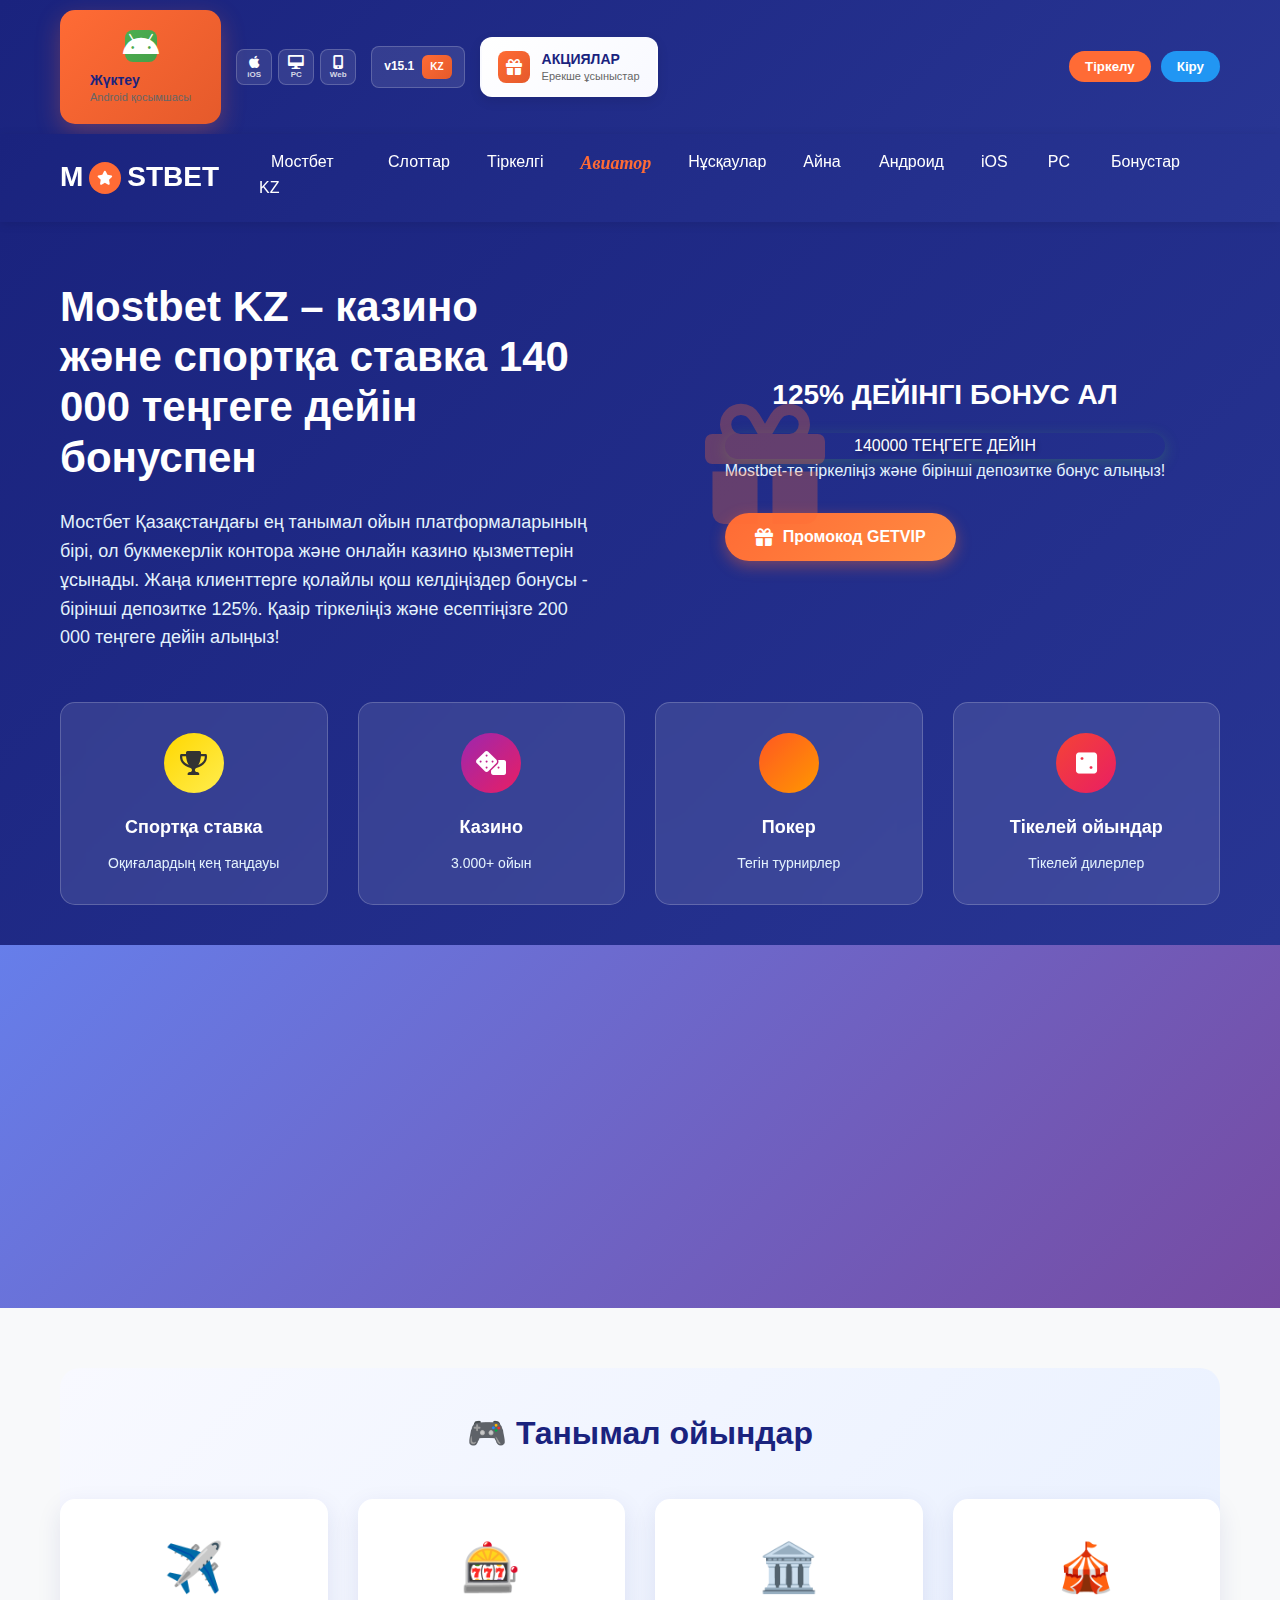
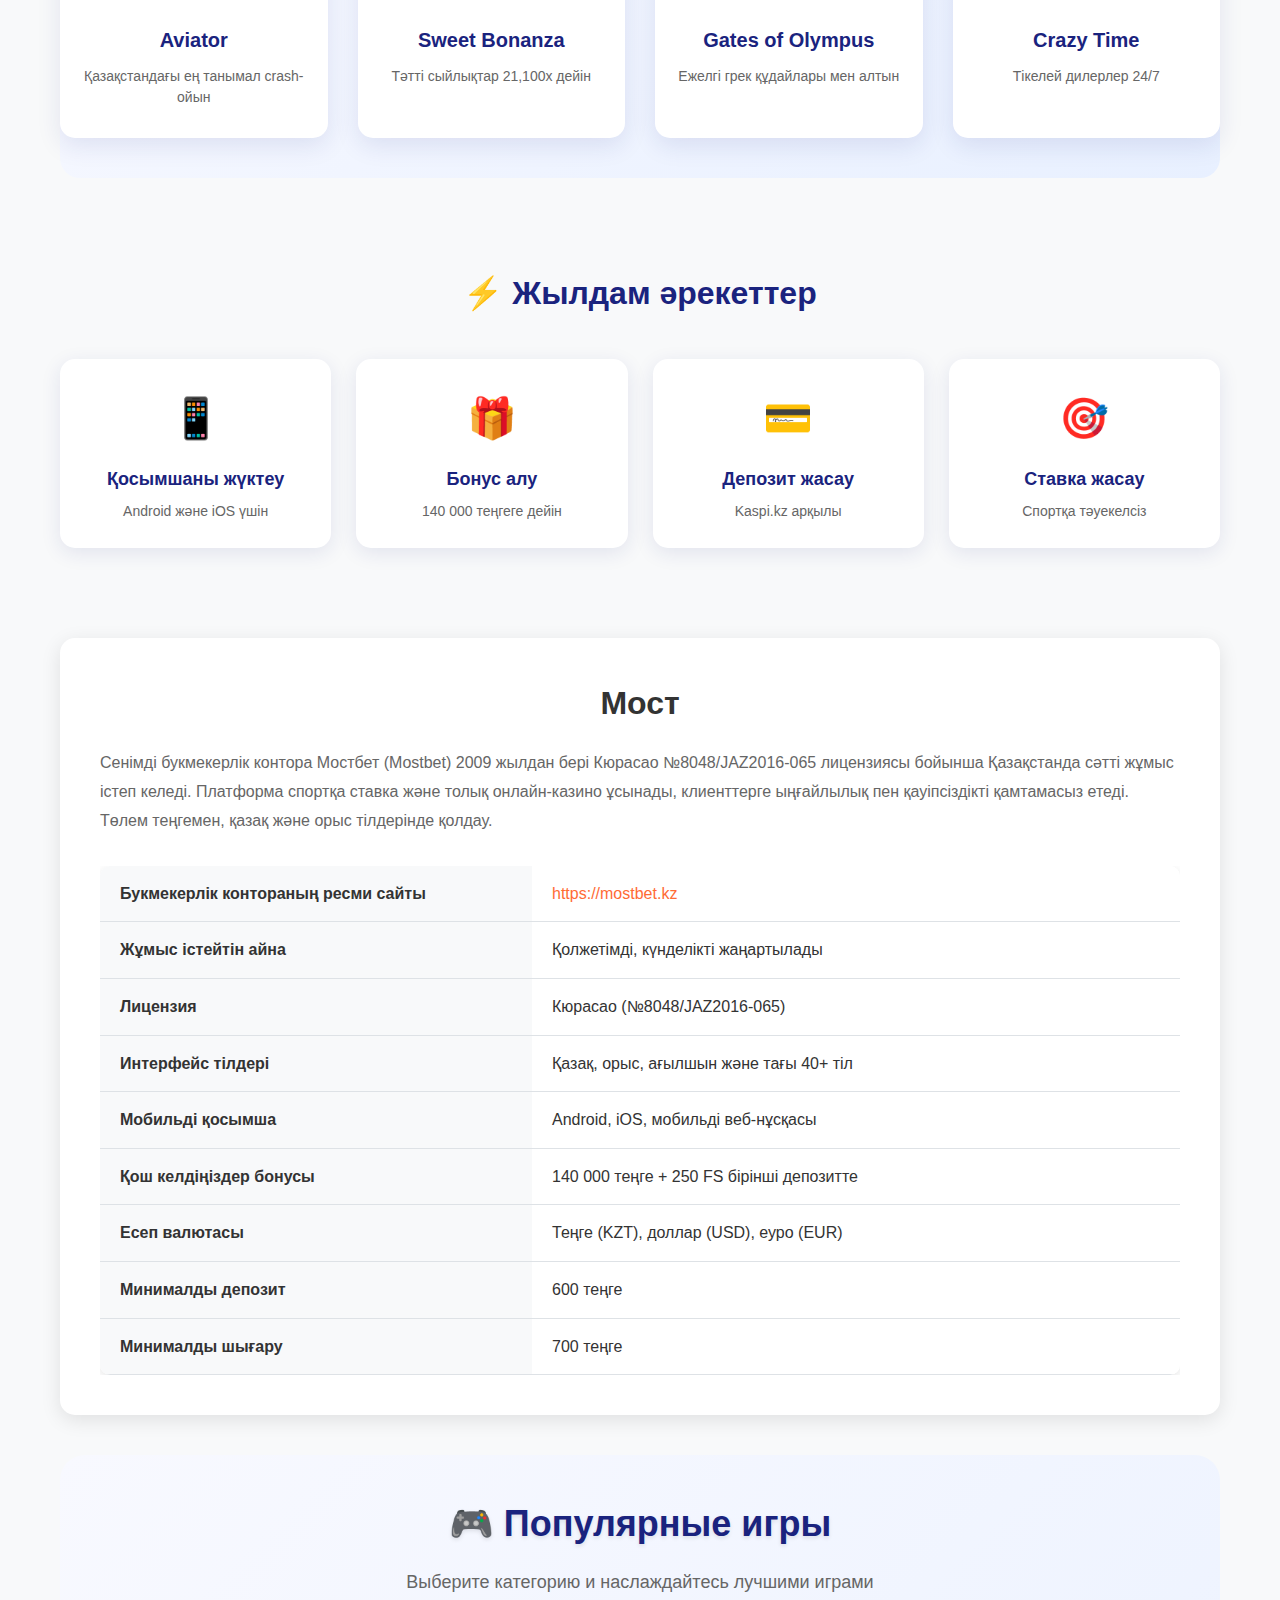
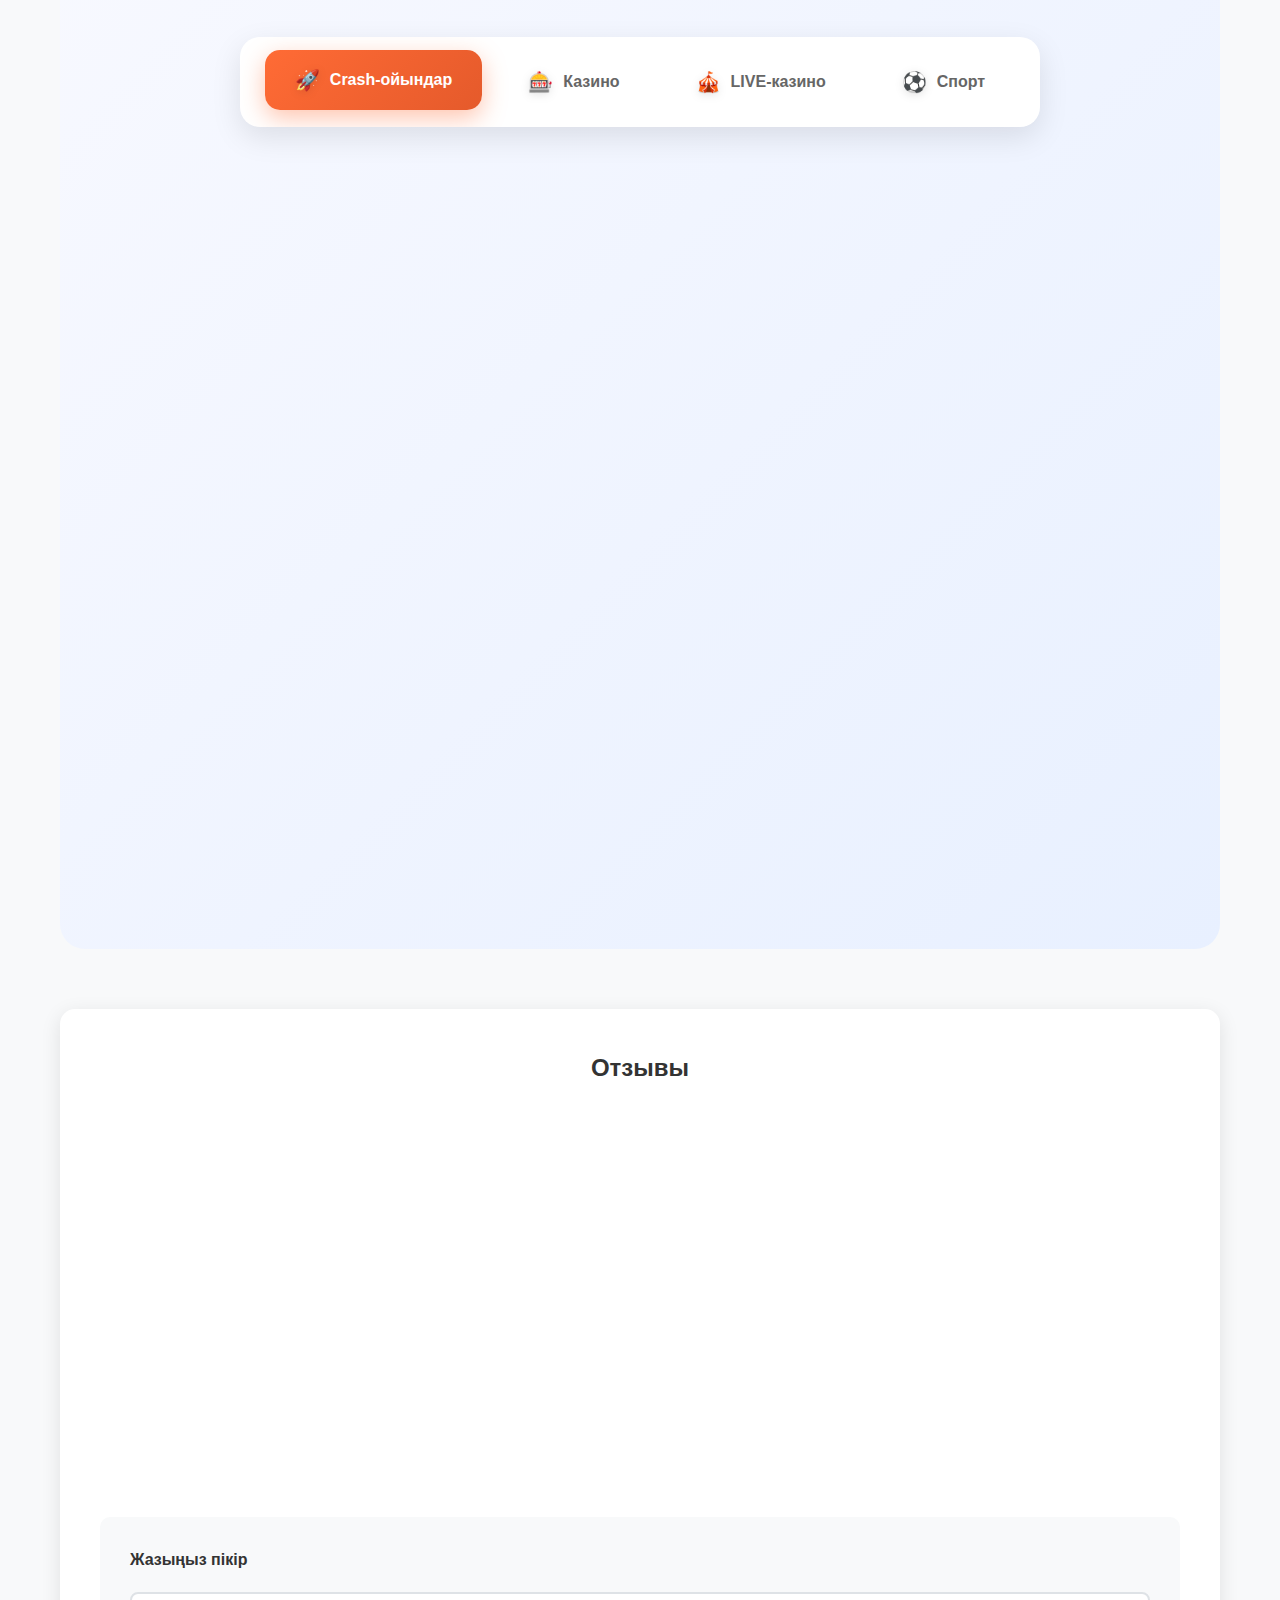
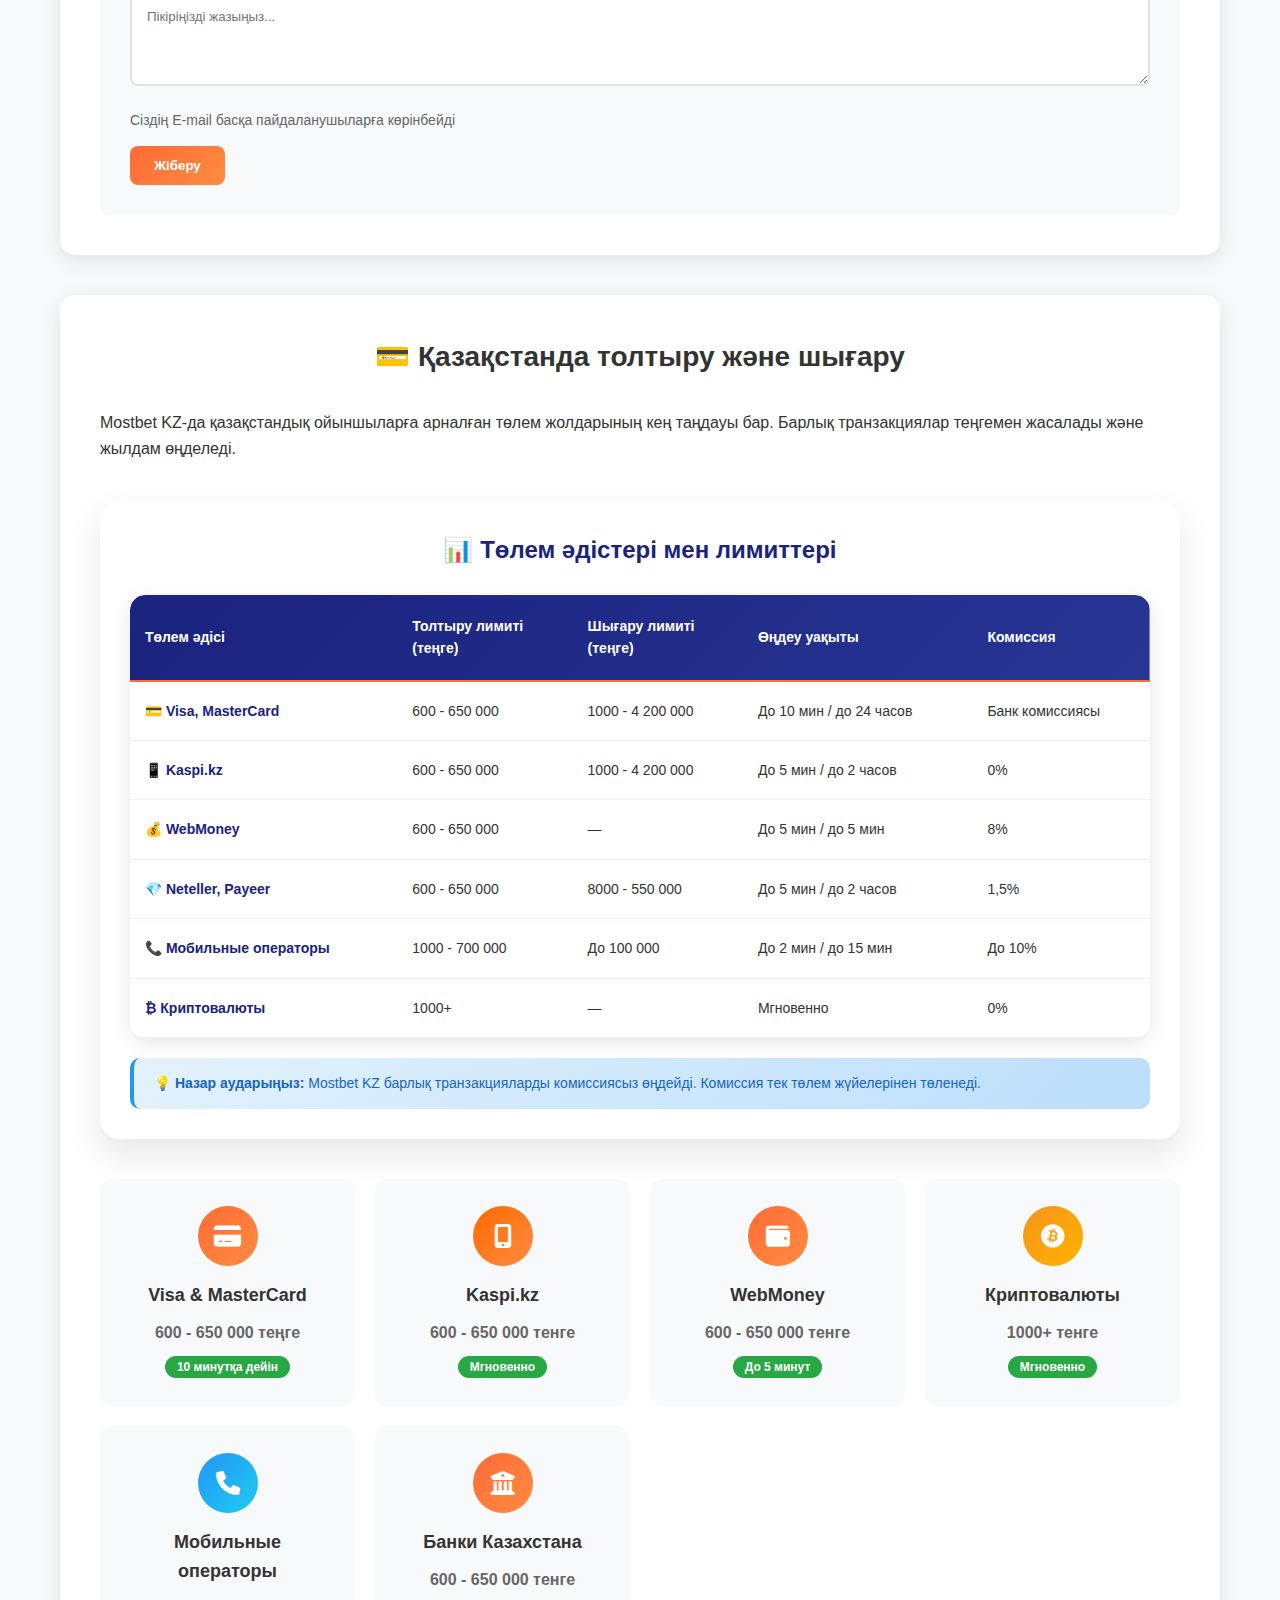
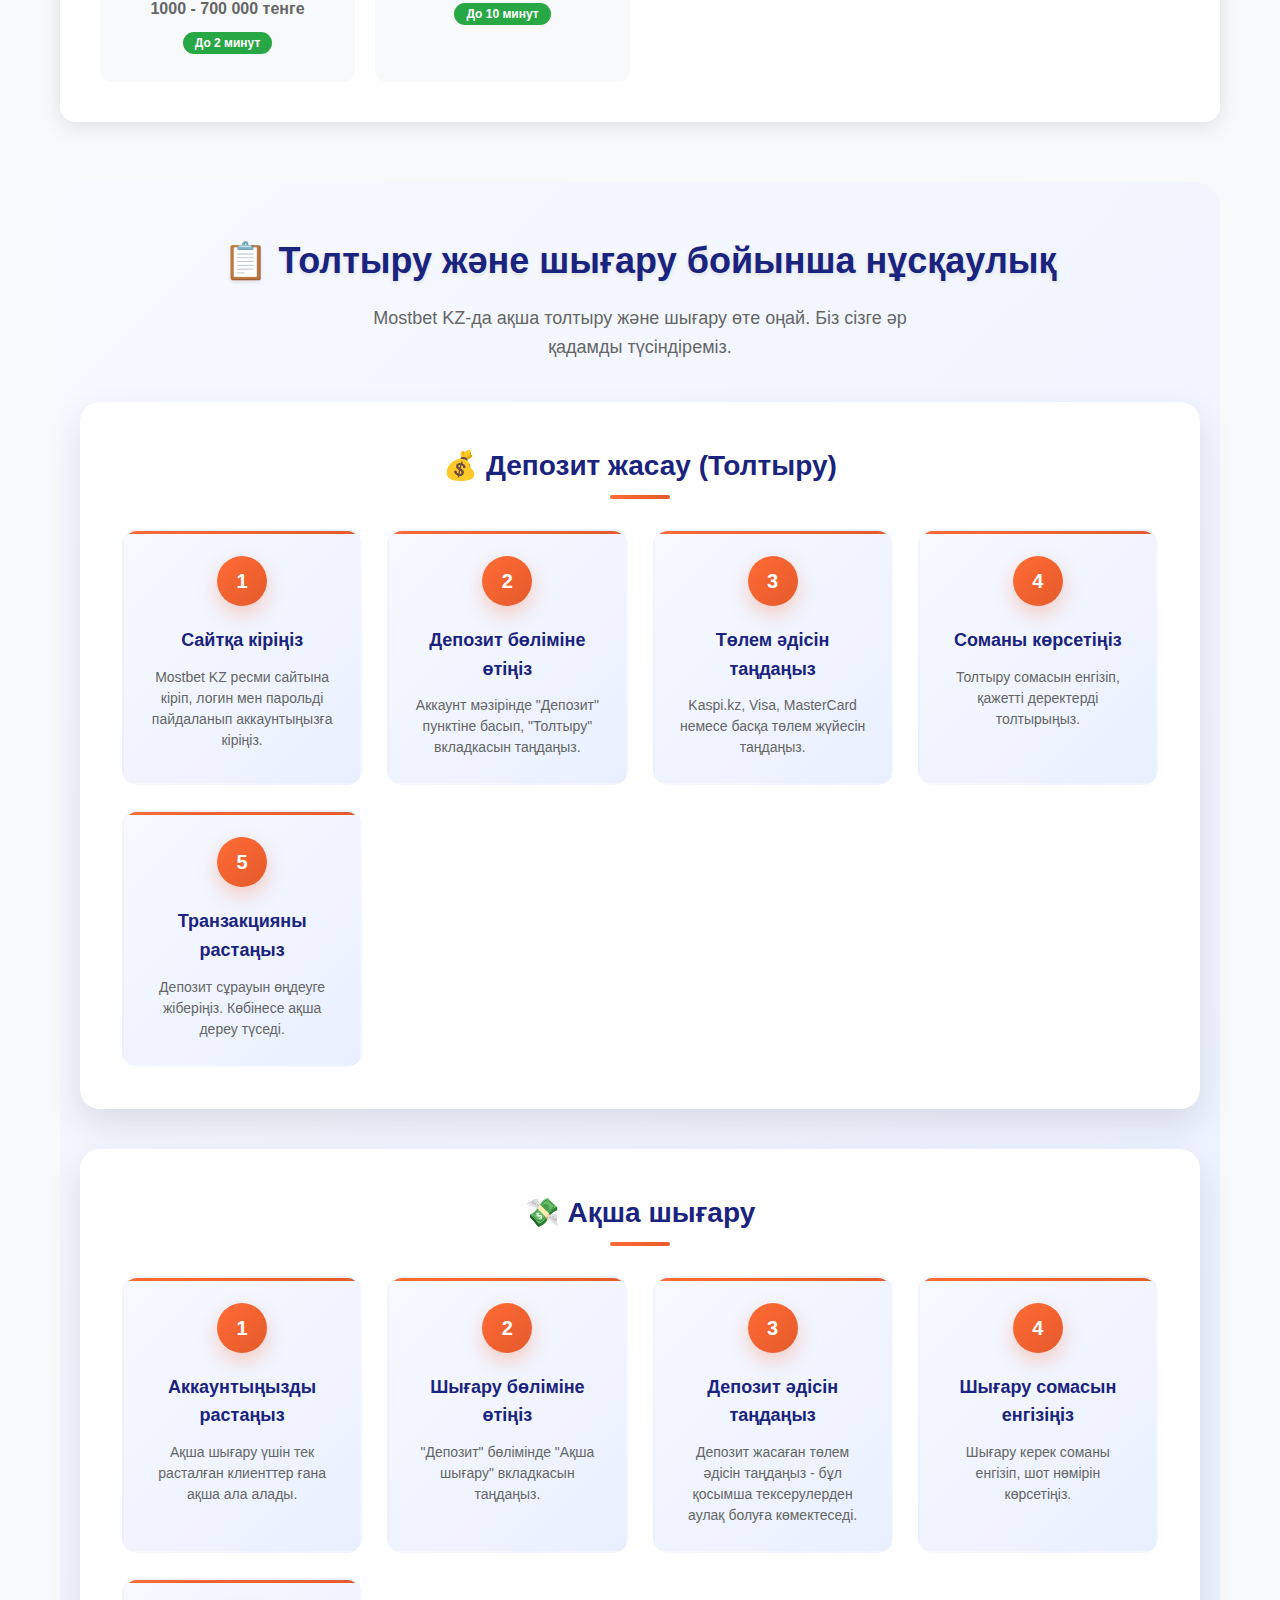
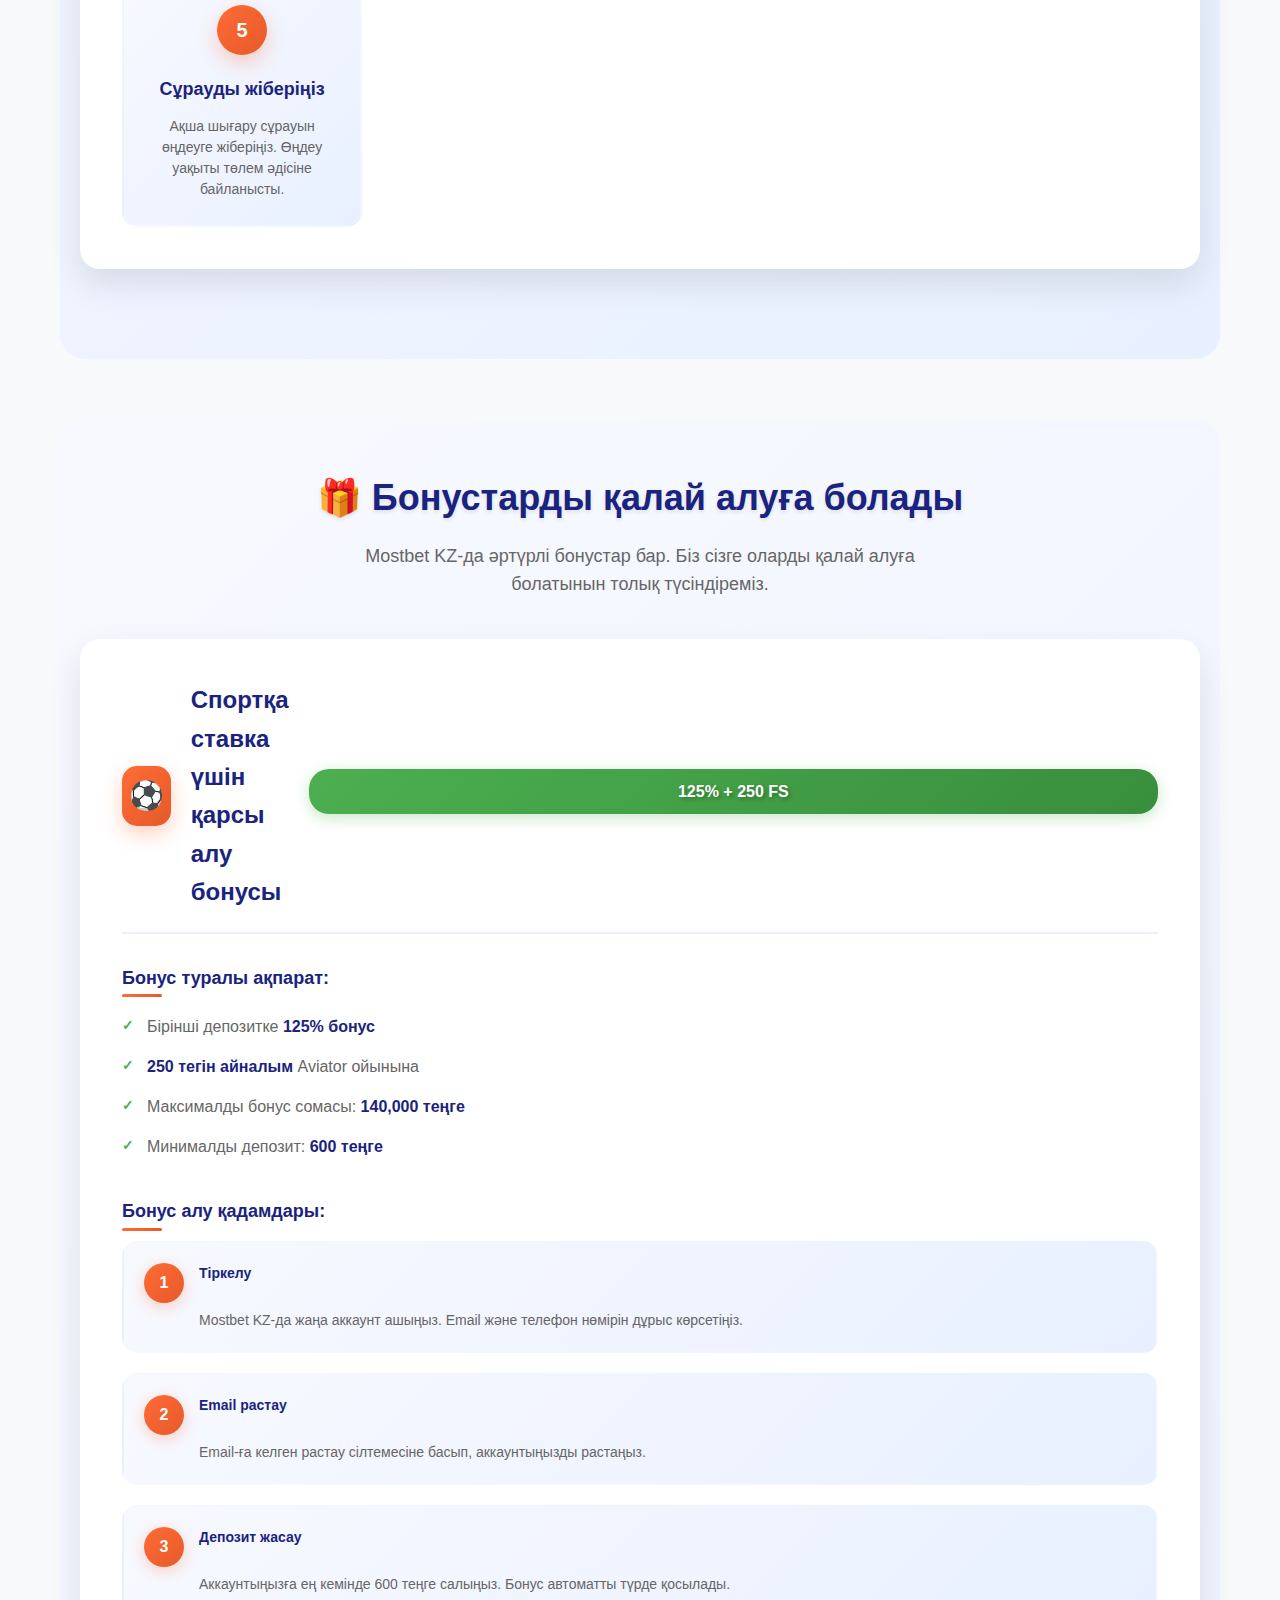
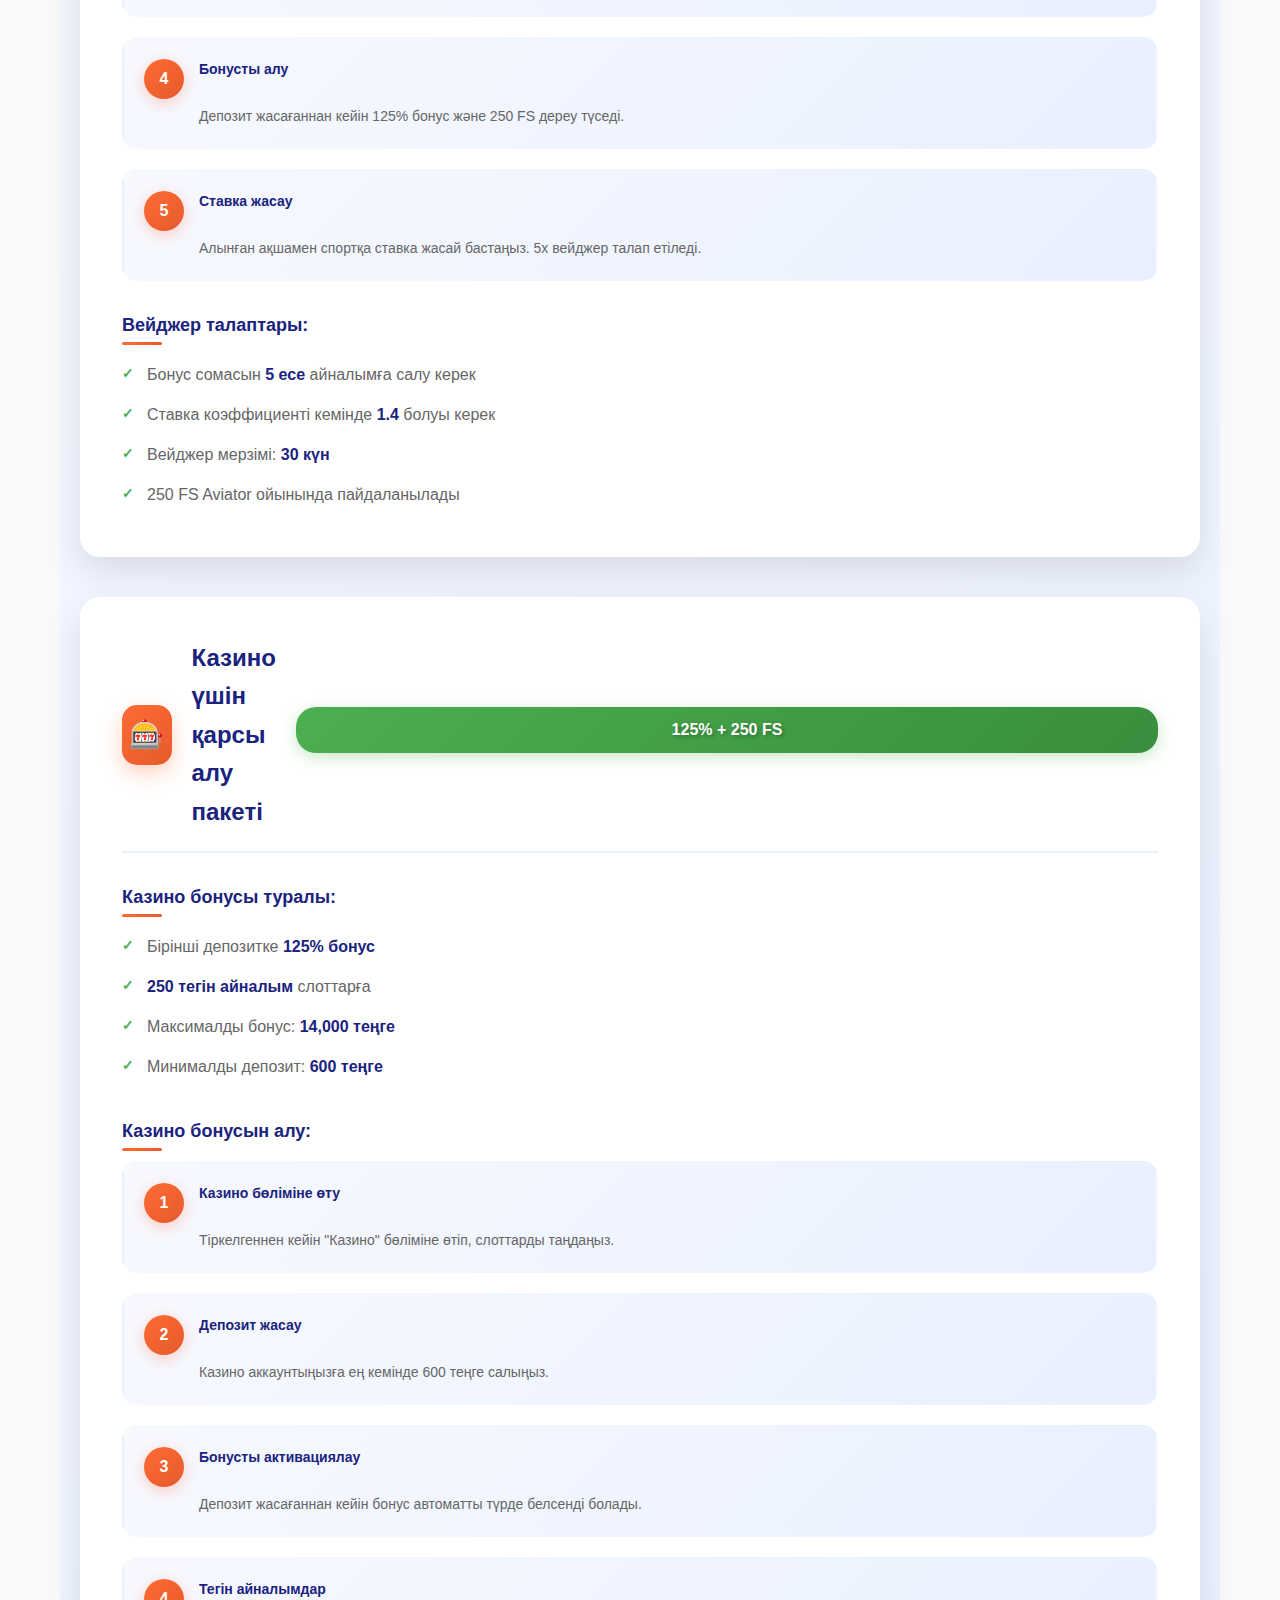
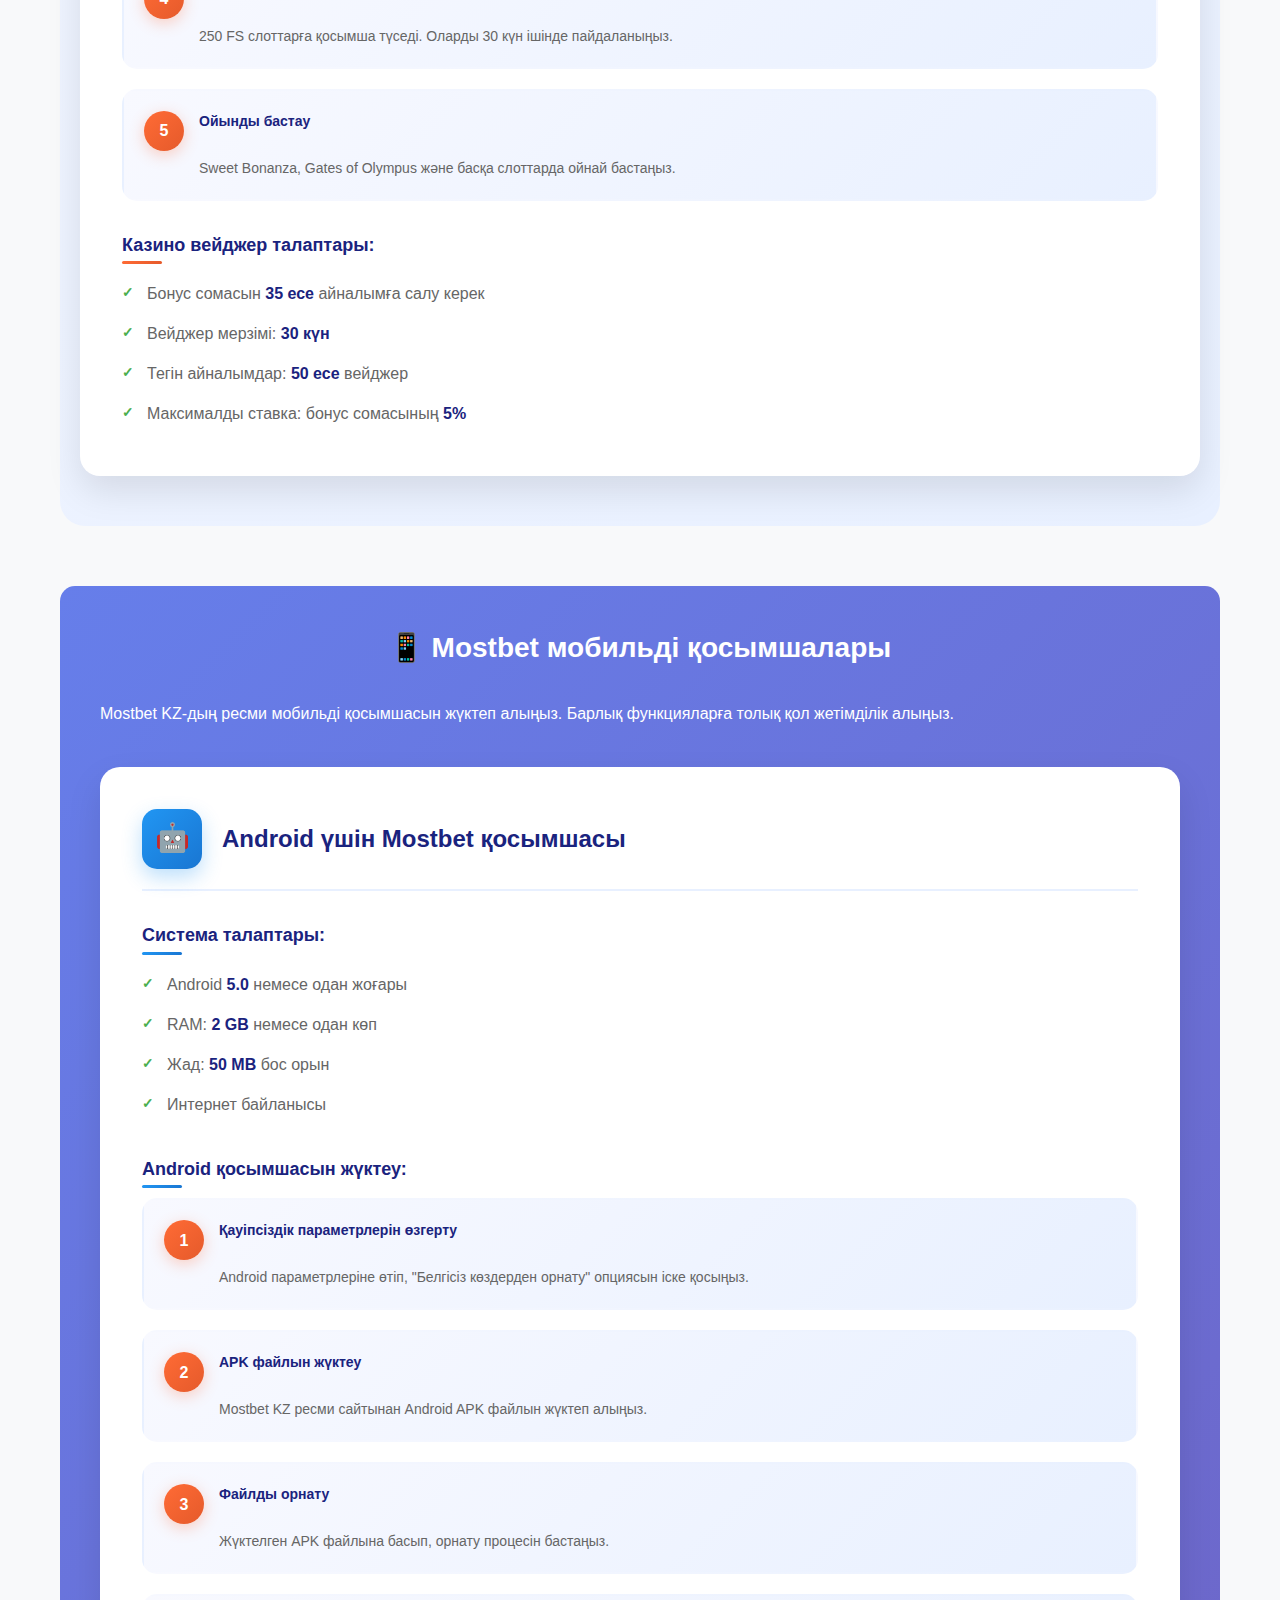
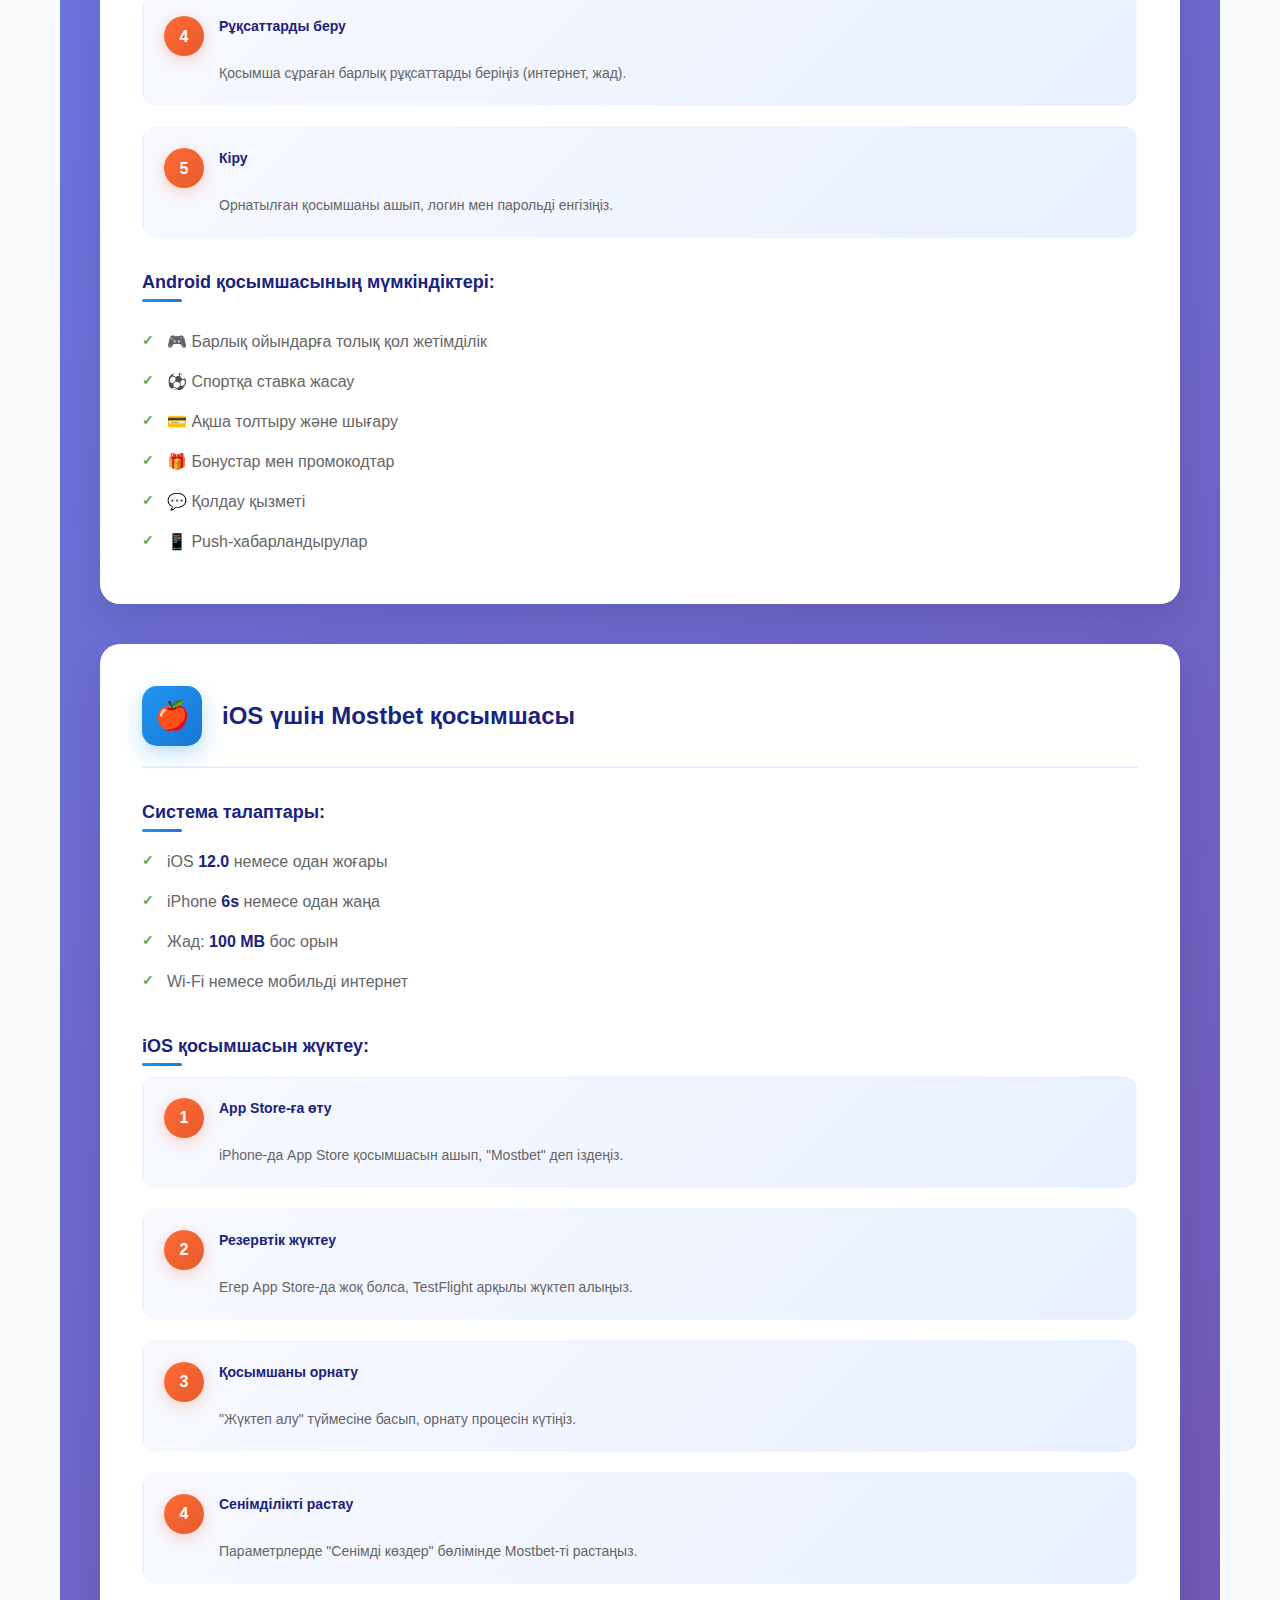
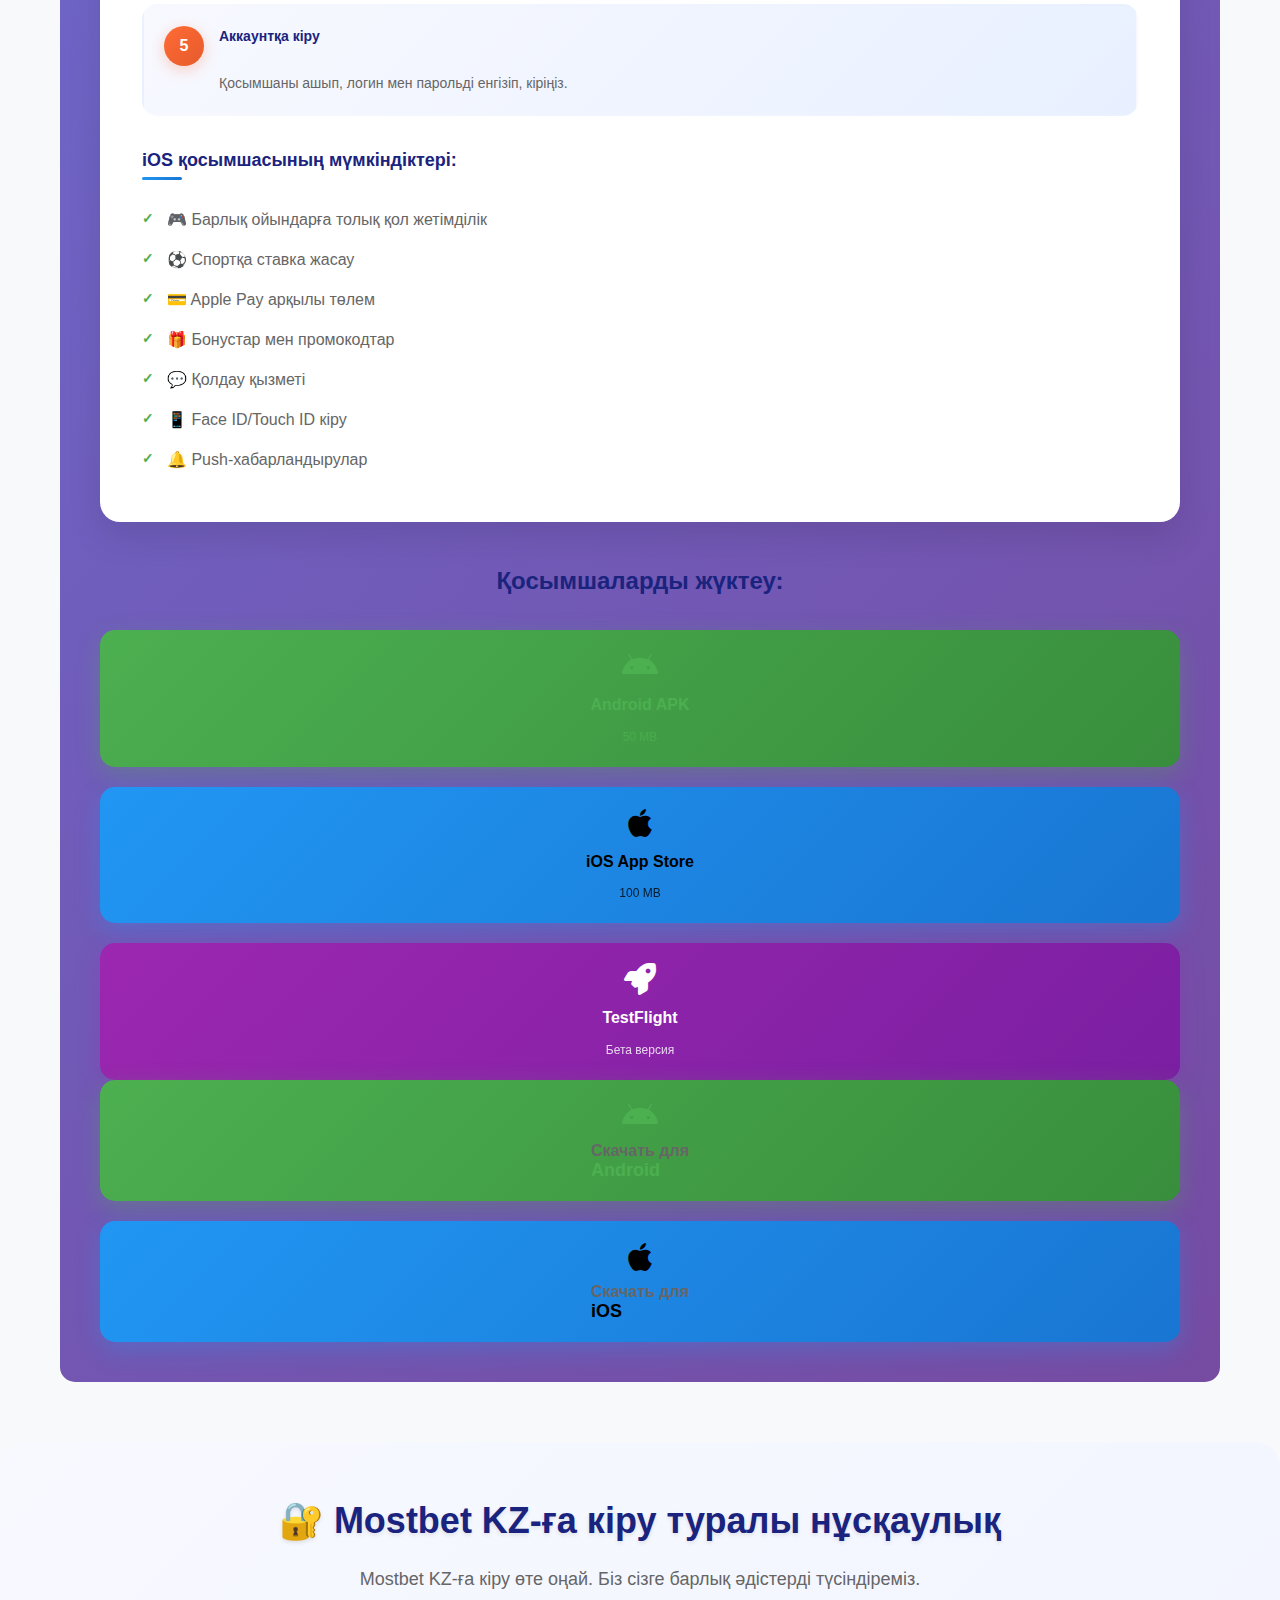
<file: index.html>
<!DOCTYPE html>
<html lang="kk">
<head>
    <meta charset="UTF-8">
    <meta name="viewport" content="width=device-width, initial-scale=1.0">
    
    <!-- Primary Meta Tags -->
    <title>Mostbet KZ - Спортқа Ставка Және Онлайн Казино Қазақстанда | 140,000₸ Бонус</title>
    <meta name="title" content="Mostbet KZ - Спортқа Ставка Және Онлайн Казино Қазақстанда | 140,000₸ Бонус">
    <meta name="description" content="⚡ Mostbet KZ - №1 онлайн казино және букмекерлік контора Қазақстанда. 🎁 140,000₸ дейін бонус, Kaspi.kz төлемдері, Aviator, слоттар, live-казино. Curacao лицензиясы.">
    <meta name="keywords" content="mostbet kz, мостбет казахстан, mostbet казино, ставки на спорт, букмекерская контора, онлайн казино, теңге, kaspi, авиатор, crash ойындар, слоттар, live казино, mostbet приложение, мостбет зеркало, бонусы казино">
    <meta name="author" content="Mostbet KZ">
    <meta name="robots" content="index, follow, max-image-preview:large, max-snippet:-1, max-video-preview:-1">
    <meta name="language" content="Kazakh">
    
    <!-- Geo Tags -->
    <meta name="geo.region" content="KZ">
    <meta name="geo.placename" content="Kazakhstan">
    <meta name="geo.position" content="48.0196;66.9237">
    <meta name="ICBM" content="48.0196, 66.9237">
    
    <!-- Open Graph / Facebook -->
    <meta property="og:type" content="website">
    <meta property="og:url" content="https://mostbet.kz/">
    <meta property="og:title" content="Mostbet KZ - Онлайн Казино және Ставкалар | 140,000₸ Бонус">
    <meta property="og:description" content="Қазақстандағы №1 онлайн казино. 3000+ ойын, спортқа ставка, Kaspi төлемдері. 140,000₸ дейін қарсы алу бонусы. Curacao лицензиясы.">
    <meta property="og:image" content="https://mostbet.kz/images/og-image.jpg">
    <meta property="og:locale" content="kk_KZ">
    <meta property="og:site_name" content="Mostbet Kazakhstan">
    
    <!-- Twitter -->
    <meta name="twitter:card" content="summary_large_image">
    <meta name="twitter:url" content="https://mostbet.kz/">
    <meta name="twitter:title" content="Mostbet KZ - Онлайн Казино және Ставкалар | 140,000₸ Бонус">
    <meta name="twitter:description" content="Қазақстандағы №1 онлайн казино. 3000+ ойын, спортқа ставка, Kaspi төлемдері. 140,000₸ дейін қарсы алу бонусы.">
    <meta name="twitter:image" content="https://mostbet.kz/images/twitter-image.jpg">
    
    <!-- Canonical URL -->
    <link rel="canonical" href="https://mostbet.kz/">
    
    <!-- Alternate Languages -->
    <link rel="alternate" hreflang="kk" href="https://mostbet.kz/">
    <link rel="alternate" hreflang="ru" href="https://mostbet.kz/ru/">
    <link rel="alternate" hreflang="en" href="https://mostbet.kz/en/">
    <link rel="alternate" hreflang="x-default" href="https://mostbet.kz/">
    
    <!-- Favicon -->
    <link rel="icon" type="image/x-icon" href="favicon.ico">
    <link rel="shortcut icon" type="image/x-icon" href="favicon.ico">
    <link rel="icon" type="image/svg+xml" href="favicon.svg">
    <link rel="apple-touch-icon" sizes="180x180" href="favicon.ico">
    
    <!-- Stylesheets -->
    <link rel="stylesheet" href="mostbet-styles.css">
    <link href="https://cdnjs.cloudflare.com/ajax/libs/font-awesome/6.0.0/css/all.min.css" rel="stylesheet">
    
    <!-- Preconnect for Performance -->
    <link rel="preconnect" href="https://fonts.googleapis.com">
    <link rel="preconnect" href="https://cdnjs.cloudflare.com">
    
    <!-- Schema.org Structured Data -->
    <script type="application/ld+json">
    {
        "@context": "https://schema.org",
        "@type": "Organization",
        "name": "Mostbet KZ",
        "url": "https://mostbet.kz",
        "logo": "https://mostbet.kz/images/logo.png",
        "description": "Ресми онлайн казино және букмекерлік контора Қазақстанда",
        "address": {
            "@type": "PostalAddress",
            "addressCountry": "KZ",
            "addressLocality": "Астана"
        },
        "sameAs": [
            "https://t.me/mbkz_bot",
            "https://t.me/mostbetkz_support"
        ],
        "contactPoint": {
            "@type": "ContactPoint",
            "telephone": "+7-700-123-45-67",
            "contactType": "customer service",
            "areaServed": "KZ",
            "availableLanguage": ["Kazakh", "Russian", "English"]
        }
    }
    </script>
    
    <script type="application/ld+json">
    {
        "@context": "https://schema.org",
        "@type": "WebSite",
        "name": "Mostbet KZ",
        "url": "https://mostbet.kz",
        "potentialAction": {
            "@type": "SearchAction",
            "target": "https://mostbet.kz/search?q={search_term_string}",
            "query-input": "required name=search_term_string"
        }
    }
    </script>
    
    <script type="application/ld+json">
    {
        "@context": "https://schema.org",
        "@type": "FAQPage",
        "mainEntity": [
            {
                "@type": "Question",
                "name": "Mostbet KZ заңды компания ма?",
                "acceptedAnswer": {
                    "@type": "Answer",
                    "text": "Иә, Mostbet KZ 2009 жылдан бері халықаралық Curacao лицензиясымен (No.8048/JAZ2016-065) жұмыс істейді. Біз Қазақстанда және басқа елдерде заңды түрде қызмет көрсетеміз."
                }
            },
            {
                "@type": "Question",
                "name": "Минималды депозит қанша?",
                "acceptedAnswer": {
                    "@type": "Answer",
                    "text": "Минималды депозит сомасы 600 теңге. Бұл сома барлық төлем әдістері үшін бірдей. Максималды сома әдіске байланысты 650,000 теңгеге дейін."
                }
            },
            {
                "@type": "Question",
                "name": "Қарсы алу бонусын қалай алуға болады?",
                "acceptedAnswer": {
                    "@type": "Answer",
                    "text": "Тіркелгеннен кейін алғашқы депозит жасаңыз. Бонус автоматты түрде қосылады: спортқа 125% + 250 FS (макс. 140,000 тг) немесе казиноға 125% + 250 FS (макс. 14,000 тг)."
                }
            }
        ]
    }
    </script>
</head>
<body>
    <!-- Верхняя панель -->
    <div class="top-bar">
        <div class="container">
            <div class="top-bar-content">
                <div class="top-bar-left">
                    <button class="download-btn modern-btn" onclick="window.location.href='https://l1l.pw/r7bxgd/RFEMB_NEW'">
                        <div class="btn-icon">
                            <i class="fab fa-android"></i>
                        </div>
                        <div class="btn-text">
                            <span class="btn-title">Жүктеу</span>
                            <span class="btn-subtitle">Android қосымшасы</span>
                        </div>
                    </button>
                    
                    <div class="app-platforms">
                        <div class="platform-btn" onclick="window.location.href='https://l1l.pw/r7bxgd/RFEMB_NEW'" style="cursor: pointer;">
                            <i class="fab fa-apple"></i>
                            <span>iOS</span>
                        </div>
                        <div class="platform-btn" onclick="window.location.href='https://l1l.pw/r7bxgd/RFEMB_NEW'" style="cursor: pointer;">
                            <i class="fas fa-desktop"></i>
                            <span>PC</span>
                        </div>
                        <div class="platform-btn" onclick="window.location.href='https://l1l.pw/r7bxgd/RFEMB_NEW'" style="cursor: pointer;">
                            <i class="fas fa-mobile-alt"></i>
                            <span>Web</span>
                        </div>
                    </div>
                    
                    <div class="version-badge">
                        <span class="version-number">v15.1</span>
                        <span class="version-lang">kz</span>
                    </div>
                    
                    <button class="promotions-btn modern-btn" onclick="window.location.href='https://l1l.pw/r7bxgd/RFEMB_NEW'">
                        <div class="btn-icon">
                            <i class="fas fa-gift"></i>
                        </div>
                        <div class="btn-text">
                            <span class="btn-title">АКЦИЯЛАР</span>
                            <span class="btn-subtitle">Ерекше ұсыныстар</span>
                        </div>
                    </button>
                </div>
                
                <div class="top-bar-right">
                    <button class="auth-btn register-btn" onclick="window.location.href='https://l1l.pw/r7bxgd/RFEMB_NEW'">Тіркелу</button>
                    <button class="auth-btn login-btn" onclick="window.location.href='https://l1l.pw/r7bxgd/RFEMB_NEW'">Кіру</button>
                </div>
            </div>
        </div>
    </div>

    <!-- Основная навигация -->
    <header class="main-header">
        <div class="container">
            <div class="header-content">
                <div class="logo">
                    <span class="logo-text">
                        <span class="logo-m">M</span>
                        <span class="logo-o">
                            <i class="fas fa-star"></i>
                        </span>
                        <span class="logo-st">STBET</span>
                    </span>
                </div>
                
                <nav class="main-nav">
                    <ul class="nav-list">
                        <li><a href="https://l1l.pw/r7bxgd/RFEMB_NEW" class="nav-link">Мостбет KZ</a></li>
                        <li><a href="https://l1l.pw/r7bxgd/RFEMB_NEW" class="nav-link">Слоттар</a></li>
                        <li><a href="https://l1l.pw/r7bxgd/RFEMB_NEW" class="nav-link">Тіркелгі</a></li>
                        <li><a href="https://l1l.pw/r7bxgd/RFEMB_NEW" class="nav-link aviator-link">Авиатор</a></li>
                        <li><a href="https://l1l.pw/r7bxgd/RFEMB_NEW" class="nav-link">Нұсқаулар</a></li>
                        <li><a href="https://l1l.pw/r7bxgd/RFEMB_NEW" class="nav-link">Айна</a></li>
                        <li><a href="https://l1l.pw/r7bxgd/RFEMB_NEW" class="nav-link">Андроид</a></li>
                        <li><a href="https://l1l.pw/r7bxgd/RFEMB_NEW" class="nav-link">iOS</a></li>
                        <li><a href="https://l1l.pw/r7bxgd/RFEMB_NEW" class="nav-link">PC</a></li>
                        <li><a href="https://l1l.pw/r7bxgd/RFEMB_NEW" class="nav-link">Бонустар</a></li>
                    </ul>
                </nav>

                <div class="header-actions">
                    <button class="mobile-menu-toggle">
                        <i class="fas fa-bars"></i>
                    </button>
                </div>
            </div>
        </div>
    </header>

    <!-- Главный баннер -->
    <section class="main-banner">
        <div class="container">
            <div class="banner-content">
                <div class="banner-left">
                    <h1 class="banner-title">Mostbet KZ – казино және спортқа ставка 140 000 теңгеге дейін бонуспен</h1>
                    <p class="banner-description">
                        Мостбет Қазақстандағы ең танымал ойын платформаларының бірі, ол букмекерлік контора және онлайн казино қызметтерін ұсынады. Жаңа клиенттерге қолайлы қош келдіңіздер бонусы - бірінші депозитке 125%. Қазір тіркеліңіз және есептіңізге 200 000 теңгеге дейін алыңыз!
                    </p>
                </div>
                
                <div class="banner-right">
                    <div class="bonus-section">
                        <h2 class="bonus-title">125% ДЕЙІНГІ БОНУС АЛ</h2>
                        <button class="bonus-amount" onclick="window.location.href='https://l1l.pw/r7bxgd/RFEMB_NEW'" style="cursor: pointer; border: none; background: transparent; font: inherit; color: inherit; padding: 0; margin: 0; text-align: center; width: 100%;">140000 ТЕҢГЕГЕ ДЕЙІН</button>
                        <p class="bonus-description">Mostbet-те тіркеліңіз және бірінші депозитке бонус алыңыз!</p>
                        
                        <div class="gift-box">
                            <i class="fas fa-gift"></i>
                        </div>
                        
                        <button class="promo-code-btn" onclick="window.location.href='https://l1l.pw/r7bxgd/RFEMB_NEW'">
                            <i class="fas fa-gift"></i>
                            <span>Промокод GETVIP</span>
                        </button>
                    </div>
                </div>
            </div>
            
            <!-- Блоки с функциями -->
            <div class="features-highlights">
                <div class="feature-block">
                    <div class="feature-icon">
                        <i class="fas fa-trophy"></i>
                    </div>
                    <h4>Спортқа ставка</h4>
                    <p>Оқиғалардың кең таңдауы</p>
                </div>
                
                <div class="feature-block">
                    <div class="feature-icon casino">
                        <i class="fas fa-dice"></i>
                    </div>
                    <h4>Казино</h4>
                    <p>3.000+ ойын</p>
                </div>
                
                <div class="feature-block">
                    <div class="feature-icon poker">
                        <i class="fas fa-spade"></i>
                    </div>
                    <h4>Покер</h4>
                    <p>Тегін турнирлер</p>
                </div>
                
                <div class="feature-block">
                    <div class="feature-icon live">
                        <i class="fas fa-dice-two"></i>
                    </div>
                    <h4>Тікелей ойындар</h4>
                    <p>Тікелей дилерлер</p>
                </div>
            </div>
        </div>
    </section>

    <!-- Дополнительные промо-блоки -->
    <section class="promo-section">
        <div class="container">
            <div class="promo-grid">
                <div class="promo-card promo-main">
                    <div class="promo-badge">ПРОМОАКЦИЯ</div>
                    <h3>Тәуекелсіз Ставка</h3>
                    <p>Таңдалған матчтарда тәуекелсіз ставка жасаңыз! Жеңіңіз немесе жеңілсеңіз 100% ставканы қайтарыңыз!</p>
                    <button class="btn btn-promo" onclick="window.location.href='https://l1l.pw/r7bxgd/RFEMB_NEW'">Ойнау</button>
                </div>

                <div class="promo-card promo-bonus">
                    <h3>Бірінші депозитке бонус</h3>
                    <p>Депозитке 150% + 250 тегін айналым алыңыз</p>
                    <button class="btn btn-bonus" onclick="window.location.href='https://l1l.pw/r7bxgd/RFEMB_NEW'">Тіркелу!</button>
                </div>

                <div class="promo-card promo-deposit">
                    <div class="deposit-badge">200% 600$</div>
                    <h3>БІРІНШІ ДЕПОЗИТКЕ</h3>
                    <div class="promo-code">
                        <span>GAMES25</span>
                    </div>
                    <button class="btn btn-deposit" onclick="window.location.href='https://l1l.pw/r7bxgd/RFEMB_NEW'">АЛУ</button>
                </div>
            </div>
        </div>
    </section>

    <!-- Основной контент -->
    <main class="main-content">
        <div class="container">
            <!-- Популярные игры -->
            <section class="popular-games-section">
                <h2>🎮 Танымал ойындар</h2>
                <div class="popular-games-grid">
                    <div class="popular-game-card">
                        <div class="game-icon">✈️</div>
                        <h3>Aviator</h3>
                        <p>Қазақстандағы ең танымал crash-ойын</p>
                    </div>
                    <div class="popular-game-card">
                        <div class="game-icon">🎰</div>
                        <h3>Sweet Bonanza</h3>
                        <p>Тәтті сыйлықтар 21,100x дейін</p>
                    </div>
                    <div class="popular-game-card">
                        <div class="game-icon">🏛️</div>
                        <h3>Gates of Olympus</h3>
                        <p>Ежелгі грек құдайлары мен алтын</p>
                    </div>
                    <div class="popular-game-card">
                        <div class="game-icon">🎪</div>
                        <h3>Crazy Time</h3>
                        <p>Тікелей дилерлер 24/7</p>
                    </div>
                </div>
            </section>

            <!-- Быстрые действия -->
            <section class="quick-actions-section">
                <h2>⚡ Жылдам әрекеттер</h2>
                <div class="quick-actions-grid">
                    <a href="https://l1l.pw/r7bxgd/RFEMB_NEW" class="quick-action-card">
                        <div class="action-icon">📱</div>
                        <h3>Қосымшаны жүктеу</h3>
                        <p>Android және iOS үшін</p>
                    </a>
                    <a href="https://l1l.pw/r7bxgd/RFEMB_NEW" class="quick-action-card">
                        <div class="action-icon">🎁</div>
                        <h3>Бонус алу</h3>
                        <p>140 000 теңгеге дейін</p>
                    </a>
                    <a href="https://l1l.pw/r7bxgd/RFEMB_NEW" class="quick-action-card">
                        <div class="action-icon">💳</div>
                        <h3>Депозит жасау</h3>
                        <p>Kaspi.kz арқылы</p>
                    </a>
                    <a href="https://l1l.pw/r7bxgd/RFEMB_NEW" class="quick-action-card">
                        <div class="action-icon">🎯</div>
                        <h3>Ставка жасау</h3>
                        <p>Спортқа тәуекелсіз</p>
                    </a>
                </div>
            </section>

            <!-- Описание -->
            <section class="description-section">
                <h1>Мостбет KZ – Онлайн Казино Mostbet және Қазақстандағы Букмекерлік Контора</h1>
                
                <p>Сенімді букмекерлік контора Мостбет (Mostbet) 2009 жылдан бері Кюрасао №8048/JAZ2016-065 лицензиясы бойынша Қазақстанда сәтті жұмыс істеп келеді. Платформа спортқа ставка және толық онлайн-казино ұсынады, клиенттерге ыңғайлылық пен қауіпсіздікті қамтамасыз етеді. Төлем теңгемен, қазақ және орыс тілдерінде қолдау.</p>

                <!-- Таблица характеристик -->
                <div class="features-table">
                    <table>
                        <tr>
                            <td>Букмекерлік контораның ресми сайты</td>
                            <td><a href="https://l1l.pw/r7bxgd/RFEMB_NEW">https://mostbet.kz</a></td>
                        </tr>
                        <tr>
                            <td>Жұмыс істейтін айна</td>
                            <td>Қолжетімді, күнделікті жаңартылады</td>
                        </tr>
                        <tr>
                            <td>Лицензия</td>
                            <td>Кюрасао (№8048/JAZ2016-065)</td>
                        </tr>
                        <tr>
                            <td>Интерфейс тілдері</td>
                            <td>Қазақ, орыс, ағылшын және тағы 40+ тіл</td>
                        </tr>
                        <tr>
                            <td>Мобильді қосымша</td>
                            <td>Android, iOS, мобильді веб-нұсқасы</td>
                        </tr>
                        <tr>
                            <td>Қош келдіңіздер бонусы</td>
                            <td>140 000 теңге + 250 FS бірінші депозитте</td>
                        </tr>
                        <tr>
                            <td>Есеп валютасы</td>
                            <td>Теңге (KZT), доллар (USD), еуро (EUR)</td>
                        </tr>
                        <tr>
                            <td>Минималды депозит</td>
                            <td>600 теңге</td>
                        </tr>
                        <tr>
                            <td>Минималды шығару</td>
                            <td>700 теңге</td>
                        </tr>
                    </table>
                </div>
            </section>

            <!-- Игровые секции -->
            <section class="games-section">
                <div class="games-header">
                    <h2>🎮 Популярные игры</h2>
                    <p>Выберите категорию и наслаждайтесь лучшими играми</p>
                </div>
                
                <div class="games-tabs">
                    <button class="tab-btn active" data-tab="crash">
                        <span class="tab-icon">🚀</span>
                        <span class="tab-text">Crash-ойындар</span>
                    </button>
                    <button class="tab-btn" data-tab="casino">
                        <span class="tab-icon">🎰</span>
                        <span class="tab-text">Казино</span>
                    </button>
                    <button class="tab-btn" data-tab="live">
                        <span class="tab-icon">🎪</span>
                        <span class="tab-text">LIVE-казино</span>
                    </button>
                    <button class="tab-btn" data-tab="sports">
                        <span class="tab-icon">⚽</span>
                        <span class="tab-text">Спорт</span>
                    </button>
                </div>

                <div class="tab-content active" id="crash">
                    <div class="games-grid">
                        <div class="game-card">
                            <div class="game-icon aviator">
                                <div class="icon-bg"></div>
                                <span class="game-emoji">✈️</span>
                            </div>
                            <div class="game-info">
                                <h4>Aviator</h4>
                                <p>Қазақстандағы ең танымал crash-ойын</p>
                                <div class="game-stats">
                                    <span class="stat">🔥 Популярное</span>
                                    <span class="stat">💰 До 1000x</span>
                                </div>
                            </div>
                            <button class="game-btn" onclick="window.location.href='https://l1l.pw/r7bxgd/RFEMB_NEW'">Ойнау</button>
                        </div>
                        <div class="game-card">
                            <div class="game-icon jetx">
                                <div class="icon-bg"></div>
                                <span class="game-emoji">🚀</span>
                            </div>
                            <div class="game-info">
                                <h4>JetX</h4>
                                <p>Жоғары коэффициенттер 1000х дейін</p>
                                <div class="game-stats">
                                    <span class="stat">⚡ Быстро</span>
                                    <span class="stat">🎯 Высокие коэф.</span>
                                </div>
                            </div>
                            <button class="game-btn" onclick="window.location.href='https://l1l.pw/r7bxgd/RFEMB_NEW'">Ойнау</button>
                        </div>
                        <div class="game-card">
                            <div class="game-icon luckyjet">
                                <div class="icon-bg"></div>
                                <span class="game-emoji">🍀</span>
                            </div>
                            <div class="game-info">
                                <h4>Lucky Jet</h4>
                                <p>Авиациялық тақырып үлкен ұтыстармен</p>
                                <div class="game-stats">
                                    <span class="stat">🍀 Удача</span>
                                    <span class="stat">💎 Большие выигрыши</span>
                                </div>
                            </div>
                            <button class="game-btn" onclick="window.location.href='https://l1l.pw/r7bxgd/RFEMB_NEW'">Ойнау</button>
                        </div>
                        <div class="game-card">
                            <div class="game-icon penalty">
                                <div class="icon-bg"></div>
                                <span class="game-emoji">⚽</span>
                            </div>
                            <div class="game-info">
                                <h4>Penalty Shoot-out</h4>
                                <p>Футбол тақырыбы тікелей ставкалармен</p>
                                <div class="game-stats">
                                    <span class="stat">⚽ Футбол</span>
                                    <span class="stat">🎯 Ставки</span>
                                </div>
                            </div>
                            <button class="game-btn" onclick="window.location.href='https://l1l.pw/r7bxgd/RFEMB_NEW'">Ойнау</button>
                        </div>
                    </div>
                </div>

                <div class="tab-content" id="casino">
                    <div class="games-grid">
                        <div class="game-card">
                            <div class="game-icon sweet">
                                <div class="icon-bg"></div>
                                <span class="game-emoji">🍭</span>
                            </div>
                            <div class="game-info">
                                <h4>Sweet Bonanza</h4>
                                <p>Тәтті сыйлықтар 21,100x дейін</p>
                                <div class="game-stats">
                                    <span class="stat">🍭 Сладости</span>
                                    <span class="stat">💰 До 21,100x</span>
                                </div>
                            </div>
                            <button class="game-btn" onclick="window.location.href='https://l1l.pw/r7bxgd/RFEMB_NEW'">Ойнау</button>
                        </div>
                        <div class="game-card">
                            <div class="game-icon gates">
                                <div class="icon-bg"></div>
                                <span class="game-emoji">🏛️</span>
                            </div>
                            <div class="game-info">
                                <h4>Gates of Olympus</h4>
                                <p>Ежелгі грек құдайлары мен алтын</p>
                                <div class="game-stats">
                                    <span class="stat">⚡ Молнии</span>
                                    <span class="stat">🏆 Олимп</span>
                                </div>
                            </div>
                            <button class="game-btn" onclick="window.location.href='https://l1l.pw/r7bxgd/RFEMB_NEW'">Ойнау</button>
                        </div>
                        <div class="game-card">
                            <div class="game-icon royal">
                                <div class="icon-bg"></div>
                                <span class="game-emoji">👑</span>
                            </div>
                            <div class="game-info">
                                <h4>Royal Coins</h4>
                                <p>Корольдік сыйлықтар мен қазына</p>
                                <div class="game-stats">
                                    <span class="stat">👑 Королевство</span>
                                    <span class="stat">💰 Монеты</span>
                                </div>
                            </div>
                            <button class="game-btn" onclick="window.location.href='https://l1l.pw/r7bxgd/RFEMB_NEW'">Ойнау</button>
                        </div>
                        <div class="game-card">
                            <div class="game-icon aviatrix">
                                <div class="icon-bg"></div>
                                <span class="game-emoji">✈️</span>
                            </div>
                            <div class="game-info">
                                <h4>Aviatrix</h4>
                                <p>Жаңа авиациялық ойын тәжірибесі</p>
                                <div class="game-stats">
                                    <span class="stat">✈️ Авиация</span>
                                    <span class="stat">🆕 Новинка</span>
                                </div>
                            </div>
                            <button class="game-btn" onclick="window.location.href='https://l1l.pw/r7bxgd/RFEMB_NEW'">Ойнау</button>
                        </div>
                    </div>
                </div>

                <div class="tab-content" id="live">
                    <div class="games-grid">
                        <div class="game-card">
                            <div class="game-icon crazy">
                                <div class="icon-bg"></div>
                                <span class="game-emoji">🎪</span>
                            </div>
                            <div class="game-info">
                                <h4>Crazy Time</h4>
                                <p>Тікелей дилерлер 24/7</p>
                                <div class="game-stats">
                                    <span class="stat">🎪 Безумие</span>
                                    <span class="stat">📺 LIVE</span>
                                </div>
                            </div>
                            <button class="game-btn" onclick="window.location.href='https://l1l.pw/r7bxgd/RFEMB_NEW'">Ойнау</button>
                        </div>
                        <div class="game-card">
                            <div class="game-icon monopoly">
                                <div class="icon-bg"></div>
                                <span class="game-emoji">🎲</span>
                            </div>
                            <div class="game-info">
                                <h4>Monopoly Live</h4>
                                <p>Тікелей дилерлер 24/7</p>
                                <div class="game-stats">
                                    <span class="stat">🎲 Монополия</span>
                                    <span class="stat">📺 LIVE</span>
                                </div>
                            </div>
                            <button class="game-btn" onclick="window.location.href='https://l1l.pw/r7bxgd/RFEMB_NEW'">Ойнау</button>
                        </div>
                        <div class="game-card">
                            <div class="game-icon lightning">
                                <div class="icon-bg"></div>
                                <span class="game-emoji">⚡</span>
                            </div>
                            <div class="game-info">
                                <h4>Lightning Roulette</h4>
                                <p>Тікелей дилерлер 24/7</p>
                                <div class="game-stats">
                                    <span class="stat">⚡ Молнии</span>
                                    <span class="stat">📺 LIVE</span>
                                </div>
                            </div>
                            <button class="game-btn" onclick="window.location.href='https://l1l.pw/r7bxgd/RFEMB_NEW'">Ойнау</button>
                        </div>
                        <div class="game-card">
                            <div class="game-icon mega">
                                <div class="icon-bg"></div>
                                <span class="game-emoji">🎡</span>
                            </div>
                            <div class="game-info">
                                <h4>Mega Wheel</h4>
                                <p>Тікелей дилерлер 24/7</p>
                                <div class="game-stats">
                                    <span class="stat">🎡 Колесо</span>
                                    <span class="stat">📺 LIVE</span>
                                </div>
                            </div>
                            <button class="game-btn" onclick="window.location.href='https://l1l.pw/r7bxgd/RFEMB_NEW'">Ойнау</button>
                        </div>
                    </div>
                </div>

                <div class="tab-content" id="sports">
                    <div class="games-grid">
                        <div class="game-card">
                            <div class="game-icon kazakhstan">
                                <div class="icon-bg"></div>
                                <span class="game-emoji">⚽</span>
                            </div>
                            <div class="game-info">
                                <h4>Футбол Казахстана</h4>
                                <p>Қазақстан Премьер-лигасы, Қазақстан Кубогы</p>
                                <div class="game-stats">
                                    <span class="stat">🇰🇿 Казахстан</span>
                                    <span class="stat">⚽ Футбол</span>
                                </div>
                            </div>
                            <button class="game-btn" onclick="window.location.href='https://l1l.pw/r7bxgd/RFEMB_NEW'">Ойнау</button>
                        </div>
                        <div class="game-card">
                            <div class="game-icon rpl">
                                <div class="icon-bg"></div>
                                <span class="game-emoji">🇷🇺</span>
                            </div>
                            <div class="game-info">
                                <h4>РПЛ</h4>
                                <p>Ресей Премьер-лигасы</p>
                                <div class="game-stats">
                                    <span class="stat">🇷🇺 Россия</span>
                                    <span class="stat">⚽ Футбол</span>
                                </div>
                            </div>
                            <button class="game-btn" onclick="window.location.href='https://l1l.pw/r7bxgd/RFEMB_NEW'">Ойнау</button>
                        </div>
                        <div class="game-card">
                            <div class="game-icon champions">
                                <div class="icon-bg"></div>
                                <span class="game-emoji">🏆</span>
                            </div>
                            <div class="game-info">
                                <h4>Лига чемпионов</h4>
                                <p>UEFA Чемпиондар Лигасы</p>
                                <div class="game-stats">
                                    <span class="stat">🏆 Чемпионат</span>
                                    <span class="stat">⚽ Футбол</span>
                                </div>
                            </div>
                            <button class="game-btn" onclick="window.location.href='https://l1l.pw/r7bxgd/RFEMB_NEW'">Ойнау</button>
                        </div>
                        <div class="game-card">
                            <div class="game-icon esports">
                                <div class="icon-bg"></div>
                                <span class="game-emoji">🎮</span>
                            </div>
                            <div class="game-info">
                                <h4>Киберспорт</h4>
                                <p>CS2, Dota 2, Valorant, FIFA</p>
                                <div class="game-stats">
                                    <span class="stat">🎮 Киберспорт</span>
                                    <span class="stat">💻 Компьютерные игры</span>
                                </div>
                            </div>
                            <button class="game-btn" onclick="window.location.href='https://l1l.pw/r7bxgd/RFEMB_NEW'">Ойнау</button>
                        </div>
                    </div>
                </div>
            </section>

            <!-- Отзывы -->
            <section class="reviews-section">
                <h3>Отзывы</h3>
                <div class="reviews-list">
                    <div class="review-item">
                        <div class="review-header">
                            <strong>Асхат</strong>
                            <span class="review-date">2025-01-15 13:25:20</span>
                        </div>
                        <p>Отлично работает в Казахстане! Особенно нравится Aviator и пополнение через Kaspi. Выводы быстрые, поддержка отвечает на казахском языке.</p>
                    </div>
                    <div class="review-item">
                        <div class="review-header">
                            <strong>Айгуль</strong>
                            <span class="review-date">2025-01-12 15:07:03</span>
                        </div>
                        <p>Широкий выбор слотов и качественная лайв-лента. Всё работает стабильно, без задержек. Бонусы приятные в тенге!</p>
                    </div>
                    <div class="review-item">
                        <div class="review-header">
                            <strong>Нурлан</strong>
                            <span class="review-date">2025-01-10 10:15:17</span>
                        </div>
                        <p>Счет пополняется через Kaspi мгновенно, выводить тоже удобно. Никаких проблем с верификацией не было. Рекомендую!</p>
                    </div>
                </div>

                <!-- Форма добавления отзыва -->
                <div class="review-form">
                    <h4>Жазыңыз пікір</h4>
                    <textarea placeholder="Пікіріңізді жазыңыз..." rows="4"></textarea>
                    <p class="form-note">Сіздің E-mail басқа пайдаланушыларға көрінбейді</p>
                    <button class="btn btn-primary">Жіберу</button>
                </div>
            </section>

            <!-- Казахстанские способы оплаты -->
            <section class="payment-methods-kz">
                <h2>💳 Қазақстанда толтыру және шығару</h2>
                <p>Mostbet KZ-да қазақстандық ойыншыларға арналған төлем жолдарының кең таңдауы бар. Барлық транзакциялар теңгемен жасалады және жылдам өңделеді.</p>
                
                <!-- Детальная таблица платежей -->
                <div class="payment-details-table">
                    <h3>📊 Төлем әдістері мен лимиттері</h3>
                    <div class="table-container">
                        <table class="payment-table">
                            <thead>
                                <tr>
                                    <th>Төлем әдісі</th>
                                    <th>Толтыру лимиті<br>(теңге)</th>
                                    <th>Шығару лимиті<br>(теңге)</th>
                                    <th>Өңдеу уақыты</th>
                                    <th>Комиссия</th>
                                </tr>
                            </thead>
                            <tbody>
                                <tr>
                                    <td><span class="payment-method">💳 Visa, MasterCard</span></td>
                                    <td>600 - 650 000</td>
                                    <td>1000 - 4 200 000</td>
                                    <td>До 10 мин / до 24 часов</td>
                                    <td>Банк комиссиясы</td>
                                </tr>
                                <tr>
                                    <td><span class="payment-method">📱 Kaspi.kz</span></td>
                                    <td>600 - 650 000</td>
                                    <td>1000 - 4 200 000</td>
                                    <td>До 5 мин / до 2 часов</td>
                                    <td>0%</td>
                                </tr>
                                <tr>
                                    <td><span class="payment-method">💰 WebMoney</span></td>
                                    <td>600 - 650 000</td>
                                    <td>—</td>
                                    <td>До 5 мин / до 5 мин</td>
                                    <td>8%</td>
                                </tr>
                                <tr>
                                    <td><span class="payment-method">💎 Neteller, Payeer</span></td>
                                    <td>600 - 650 000</td>
                                    <td>8000 - 550 000</td>
                                    <td>До 5 мин / до 2 часов</td>
                                    <td>1,5%</td>
                                </tr>
                                <tr>
                                    <td><span class="payment-method">📞 Мобильные операторы</span></td>
                                    <td>1000 - 700 000</td>
                                    <td>До 100 000</td>
                                    <td>До 2 мин / до 15 мин</td>
                                    <td>До 10%</td>
                                </tr>
                                <tr>
                                    <td><span class="payment-method">₿ Криптовалюты</span></td>
                                    <td>1000+</td>
                                    <td>—</td>
                                    <td>Мгновенно</td>
                                    <td>0%</td>
                                </tr>
                            </tbody>
                        </table>
                    </div>
                    <p class="table-note">💡 <strong>Назар аударыңыз:</strong> Mostbet KZ барлық транзакцияларды комиссиясыз өңдейді. Комиссия тек төлем жүйелерінен төленеді.</p>
                </div>
                
                <div class="payment-grid">
                    <div class="payment-card">
                        <div class="payment-icon">
                            <i class="fas fa-credit-card"></i>
                        </div>
                        <h4>Visa & MasterCard</h4>
                        <p>600 - 650 000 теңге</p>
                        <span class="processing-time">10 минутқа дейін</span>
                    </div>
                    <div class="payment-card">
                        <div class="payment-icon kaspi">
                            <i class="fas fa-mobile-alt"></i>
                        </div>
                        <h4>Kaspi.kz</h4>
                        <p>600 - 650 000 тенге</p>
                        <span class="processing-time">Мгновенно</span>
                    </div>
                    <div class="payment-card">
                        <div class="payment-icon">
                            <i class="fas fa-wallet"></i>
                        </div>
                        <h4>WebMoney</h4>
                        <p>600 - 650 000 тенге</p>
                        <span class="processing-time">До 5 минут</span>
                    </div>
                    <div class="payment-card">
                        <div class="payment-icon crypto">
                            <i class="fab fa-bitcoin"></i>
                        </div>
                        <h4>Криптовалюты</h4>
                        <p>1000+ тенге</p>
                        <span class="processing-time">Мгновенно</span>
                    </div>
                    <div class="payment-card">
                        <div class="payment-icon mobile">
                            <i class="fas fa-phone"></i>
                        </div>
                        <h4>Мобильные операторы</h4>
                        <p>1000 - 700 000 тенге</p>
                        <span class="processing-time">До 2 минут</span>
                    </div>
                    <div class="payment-card">
                        <div class="payment-icon">
                            <i class="fas fa-university"></i>
                        </div>
                        <h4>Банки Казахстана</h4>
                        <p>600 - 650 000 тенге</p>
                        <span class="processing-time">До 10 минут</span>
                    </div>
                </div>
            </section>

            <!-- Пошаговые инструкции -->
            <section class="step-by-step-guide">
                <h2>📋 Толтыру және шығару бойынша нұсқаулық</h2>
                <p>Mostbet KZ-да ақша толтыру және шығару өте оңай. Біз сізге әр қадамды түсіндіреміз.</p>
                
                <div class="guide-container">
                    <div class="guide-section">
                        <h3>💰 Депозит жасау (Толтыру)</h3>
                        <div class="steps-grid">
                            <div class="step-card">
                                <div class="step-number">1</div>
                                <div class="step-content">
                                    <h4>Сайтқа кіріңіз</h4>
                                    <p>Mostbet KZ ресми сайтына кіріп, логин мен парольді пайдаланып аккаунтыңызға кіріңіз.</p>
                                </div>
                            </div>
                            <div class="step-card">
                                <div class="step-number">2</div>
                                <div class="step-content">
                                    <h4>Депозит бөліміне өтіңіз</h4>
                                    <p>Аккаунт мәзірінде "Депозит" пунктіне басып, "Толтыру" вкладкасын таңдаңыз.</p>
                                </div>
                            </div>
                            <div class="step-card">
                                <div class="step-number">3</div>
                                <div class="step-content">
                                    <h4>Төлем әдісін таңдаңыз</h4>
                                    <p>Kaspi.kz, Visa, MasterCard немесе басқа төлем жүйесін таңдаңыз.</p>
                                </div>
                            </div>
                            <div class="step-card">
                                <div class="step-number">4</div>
                                <div class="step-content">
                                    <h4>Соманы көрсетіңіз</h4>
                                    <p>Толтыру сомасын енгізіп, қажетті деректерді толтырыңыз.</p>
                                </div>
                            </div>
                            <div class="step-card">
                                <div class="step-number">5</div>
                                <div class="step-content">
                                    <h4>Транзакцияны растаңыз</h4>
                                    <p>Депозит сұрауын өңдеуге жіберіңіз. Көбінесе ақша дереу түседі.</p>
                                </div>
                            </div>
                        </div>
                    </div>
                    
                    <div class="guide-section">
                        <h3>💸 Ақша шығару</h3>
                        <div class="steps-grid">
                            <div class="step-card">
                                <div class="step-number">1</div>
                                <div class="step-content">
                                    <h4>Аккаунтыңызды растаңыз</h4>
                                    <p>Ақша шығару үшін тек расталған клиенттер ғана ақша ала алады.</p>
                                </div>
                            </div>
                            <div class="step-card">
                                <div class="step-number">2</div>
                                <div class="step-content">
                                    <h4>Шығару бөліміне өтіңіз</h4>
                                    <p>"Депозит" бөлімінде "Ақша шығару" вкладкасын таңдаңыз.</p>
                                </div>
                            </div>
                            <div class="step-card">
                                <div class="step-number">3</div>
                                <div class="step-content">
                                    <h4>Депозит әдісін таңдаңыз</h4>
                                    <p>Депозит жасаған төлем әдісін таңдаңыз - бұл қосымша тексерулерден аулақ болуға көмектеседі.</p>
                                </div>
                            </div>
                            <div class="step-card">
                                <div class="step-number">4</div>
                                <div class="step-content">
                                    <h4>Шығару сомасын енгізіңіз</h4>
                                    <p>Шығару керек соманы енгізіп, шот нөмірін көрсетіңіз.</p>
                                </div>
                            </div>
                            <div class="step-card">
                                <div class="step-number">5</div>
                                <div class="step-content">
                                    <h4>Сұрауды жіберіңіз</h4>
                                    <p>Ақша шығару сұрауын өңдеуге жіберіңіз. Өңдеу уақыты төлем әдісіне байланысты.</p>
                                </div>
                            </div>
                        </div>
                    </div>
                </div>
            </section>

            <!-- Руководство по бонусам -->
            <section class="bonus-guides">
                <h2>🎁 Бонустарды қалай алуға болады</h2>
                <p>Mostbet KZ-да әртүрлі бонустар бар. Біз сізге оларды қалай алуға болатынын толық түсіндіреміз.</p>
                
                <div class="bonus-guide-container">
                    <!-- Спортивный бонус -->
                    <div class="bonus-guide-section">
                        <div class="guide-header">
                            <div class="guide-icon">⚽</div>
                            <h3>Спортқа ставка үшін қарсы алу бонусы</h3>
                            <div class="bonus-amount">125% + 250 FS</div>
                        </div>
                        <div class="guide-content">
                            <div class="bonus-info">
                                <h4>Бонус туралы ақпарат:</h4>
                                <ul>
                                    <li>Бірінші депозитке <strong>125% бонус</strong></li>
                                    <li><strong>250 тегін айналым</strong> Aviator ойынына</li>
                                    <li>Максималды бонус сомасы: <strong>140,000 теңге</strong></li>
                                    <li>Минималды депозит: <strong>600 теңге</strong></li>
                                </ul>
                            </div>
                            
                            <div class="step-by-step">
                                <h4>Бонус алу қадамдары:</h4>
                                <div class="steps-list">
                                    <div class="step-item">
                                        <div class="step-num">1</div>
                                        <div class="step-text">
                                            <strong>Тіркелу</strong><br>
                                            Mostbet KZ-да жаңа аккаунт ашыңыз. Email және телефон нөмірін дұрыс көрсетіңіз.
                                        </div>
                                    </div>
                                    <div class="step-item">
                                        <div class="step-num">2</div>
                                        <div class="step-text">
                                            <strong>Email растау</strong><br>
                                            Email-ға келген растау сілтемесіне басып, аккаунтыңызды растаңыз.
                                        </div>
                                    </div>
                                    <div class="step-item">
                                        <div class="step-num">3</div>
                                        <div class="step-text">
                                            <strong>Депозит жасау</strong><br>
                                            Аккаунтыңызға ең кемінде 600 теңге салыңыз. Бонус автоматты түрде қосылады.
                                        </div>
                                    </div>
                                    <div class="step-item">
                                        <div class="step-num">4</div>
                                        <div class="step-text">
                                            <strong>Бонусты алу</strong><br>
                                            Депозит жасағаннан кейін 125% бонус және 250 FS дереу түседі.
                                        </div>
                                    </div>
                                    <div class="step-item">
                                        <div class="step-num">5</div>
                                        <div class="step-text">
                                            <strong>Ставка жасау</strong><br>
                                            Алынған ақшамен спортқа ставка жасай бастаңыз. 5x вейджер талап етіледі.
                                        </div>
                                    </div>
                                </div>
                            </div>
                            
                            <div class="bonus-requirements">
                                <h4>Вейджер талаптары:</h4>
                                <ul>
                                    <li>Бонус сомасын <strong>5 есе</strong> айналымға салу керек</li>
                                    <li>Ставка коэффициенті кемінде <strong>1.4</strong> болуы керек</li>
                                    <li>Вейджер мерзімі: <strong>30 күн</strong></li>
                                    <li>250 FS Aviator ойынында пайдаланылады</li>
                                </ul>
                            </div>
                        </div>
                    </div>
                    
                    <!-- Казино бонус -->
                    <div class="bonus-guide-section">
                        <div class="guide-header">
                            <div class="guide-icon">🎰</div>
                            <h3>Казино үшін қарсы алу пакеті</h3>
                            <div class="bonus-amount">125% + 250 FS</div>
                        </div>
                        <div class="guide-content">
                            <div class="bonus-info">
                                <h4>Казино бонусы туралы:</h4>
                                <ul>
                                    <li>Бірінші депозитке <strong>125% бонус</strong></li>
                                    <li><strong>250 тегін айналым</strong> слоттарға</li>
                                    <li>Максималды бонус: <strong>14,000 теңге</strong></li>
                                    <li>Минималды депозит: <strong>600 теңге</strong></li>
                                </ul>
                            </div>
                            
                            <div class="step-by-step">
                                <h4>Казино бонусын алу:</h4>
                                <div class="steps-list">
                                    <div class="step-item">
                                        <div class="step-num">1</div>
                                        <div class="step-text">
                                            <strong>Казино бөліміне өту</strong><br>
                                            Тіркелгеннен кейін "Казино" бөліміне өтіп, слоттарды таңдаңыз.
                                        </div>
                                    </div>
                                    <div class="step-item">
                                        <div class="step-num">2</div>
                                        <div class="step-text">
                                            <strong>Депозит жасау</strong><br>
                                            Казино аккаунтыңызға ең кемінде 600 теңге салыңыз.
                                        </div>
                                    </div>
                                    <div class="step-item">
                                        <div class="step-num">3</div>
                                        <div class="step-text">
                                            <strong>Бонусты активациялау</strong><br>
                                            Депозит жасағаннан кейін бонус автоматты түрде белсенді болады.
                                        </div>
                                    </div>
                                    <div class="step-item">
                                        <div class="step-num">4</div>
                                        <div class="step-text">
                                            <strong>Тегін айналымдар</strong><br>
                                            250 FS слоттарға қосымша түседі. Оларды 30 күн ішінде пайдаланыңыз.
                                        </div>
                                    </div>
                                    <div class="step-item">
                                        <div class="step-num">5</div>
                                        <div class="step-text">
                                            <strong>Ойынды бастау</strong><br>
                                            Sweet Bonanza, Gates of Olympus және басқа слоттарда ойнай бастаңыз.
                                        </div>
                                    </div>
                                </div>
                            </div>
                            
                            <div class="bonus-requirements">
                                <h4>Казино вейджер талаптары:</h4>
                                <ul>
                                    <li>Бонус сомасын <strong>35 есе</strong> айналымға салу керек</li>
                                    <li>Вейджер мерзімі: <strong>30 күн</strong></li>
                                    <li>Тегін айналымдар: <strong>50 есе</strong> вейджер</li>
                                    <li>Максималды ставка: бонус сомасының <strong>5%</strong></li>
                                </ul>
                            </div>
                        </div>
                    </div>
                </div>
            </section>

            <!-- Мобильные приложения -->
            <section class="mobile-apps-section">
                <h2>📱 Mostbet мобильді қосымшалары</h2>
                <p>Mostbet KZ-дың ресми мобильді қосымшасын жүктеп алыңыз. Барлық функцияларға толық қол жетімділік алыңыз.</p>
                
                <div class="app-download-guides">
                    <!-- Android -->
                    <div class="app-guide-section">
                        <div class="app-guide-header">
                            <div class="app-icon">🤖</div>
                            <h3>Android үшін Mostbet қосымшасы</h3>
                        </div>
                        <div class="app-guide-content">
                            <div class="app-requirements">
                                <h4>Система талаптары:</h4>
                                <ul>
                                    <li>Android <strong>5.0</strong> немесе одан жоғары</li>
                                    <li>RAM: <strong>2 GB</strong> немесе одан көп</li>
                                    <li>Жад: <strong>50 MB</strong> бос орын</li>
                                    <li>Интернет байланысы</li>
                                </ul>
                            </div>
                            
                            <div class="download-steps">
                                <h4>Android қосымшасын жүктеу:</h4>
                                <div class="steps-list">
                                    <div class="step-item">
                                        <div class="step-num">1</div>
                                        <div class="step-text">
                                            <strong>Қауіпсіздік параметрлерін өзгерту</strong><br>
                                            Android параметрлеріне өтіп, "Белгісіз көздерден орнату" опциясын іске қосыңыз.
                                        </div>
                                    </div>
                                    <div class="step-item">
                                        <div class="step-num">2</div>
                                        <div class="step-text">
                                            <strong>APK файлын жүктеу</strong><br>
                                            Mostbet KZ ресми сайтынан Android APK файлын жүктеп алыңыз.
                                        </div>
                                    </div>
                                    <div class="step-item">
                                        <div class="step-num">3</div>
                                        <div class="step-text">
                                            <strong>Файлды орнату</strong><br>
                                            Жүктелген APK файлына басып, орнату процесін бастаңыз.
                                        </div>
                                    </div>
                                    <div class="step-item">
                                        <div class="step-num">4</div>
                                        <div class="step-text">
                                            <strong>Рұқсаттарды беру</strong><br>
                                            Қосымша сұраған барлық рұқсаттарды беріңіз (интернет, жад).
                                        </div>
                                    </div>
                                    <div class="step-item">
                                        <div class="step-num">5</div>
                                        <div class="step-text">
                                            <strong>Кіру</strong><br>
                                            Орнатылған қосымшаны ашып, логин мен парольді енгізіңіз.
                                        </div>
                                    </div>
                                </div>
                            </div>
                            
                            <div class="app-features">
                                <h4>Android қосымшасының мүмкіндіктері:</h4>
                                <ul>
                                    <li>🎮 Барлық ойындарға толық қол жетімділік</li>
                                    <li>⚽ Спортқа ставка жасау</li>
                                    <li>💳 Ақша толтыру және шығару</li>
                                    <li>🎁 Бонустар мен промокодтар</li>
                                    <li>💬 Қолдау қызметі</li>
                                    <li>📱 Push-хабарландырулар</li>
                                </ul>
                            </div>
                        </div>
                    </div>
                    
                    <!-- iOS -->
                    <div class="app-guide-section">
                        <div class="app-guide-header">
                            <div class="app-icon">🍎</div>
                            <h3>iOS үшін Mostbet қосымшасы</h3>
                        </div>
                        <div class="app-guide-content">
                            <div class="app-requirements">
                                <h4>Система талаптары:</h4>
                                <ul>
                                    <li>iOS <strong>12.0</strong> немесе одан жоғары</li>
                                    <li>iPhone <strong>6s</strong> немесе одан жаңа</li>
                                    <li>Жад: <strong>100 MB</strong> бос орын</li>
                                    <li>Wi-Fi немесе мобильді интернет</li>
                                </ul>
                            </div>
                            
                            <div class="download-steps">
                                <h4>iOS қосымшасын жүктеу:</h4>
                                <div class="steps-list">
                                    <div class="step-item">
                                        <div class="step-num">1</div>
                                        <div class="step-text">
                                            <strong>App Store-ға өту</strong><br>
                                            iPhone-да App Store қосымшасын ашып, "Mostbet" деп іздеңіз.
                                        </div>
                                    </div>
                                    <div class="step-item">
                                        <div class="step-num">2</div>
                                        <div class="step-text">
                                            <strong>Резервтік жүктеу</strong><br>
                                            Егер App Store-да жоқ болса, TestFlight арқылы жүктеп алыңыз.
                                        </div>
                                    </div>
                                    <div class="step-item">
                                        <div class="step-num">3</div>
                                        <div class="step-text">
                                            <strong>Қосымшаны орнату</strong><br>
                                            "Жүктеп алу" түймесіне басып, орнату процесін күтіңіз.
                                        </div>
                                    </div>
                                    <div class="step-item">
                                        <div class="step-num">4</div>
                                        <div class="step-text">
                                            <strong>Сенімділікті растау</strong><br>
                                            Параметрлерде "Сенімді көздер" бөлімінде Mostbet-ті растаңыз.
                                        </div>
                                    </div>
                                    <div class="step-item">
                                        <div class="step-num">5</div>
                                        <div class="step-text">
                                            <strong>Аккаунтқа кіру</strong><br>
                                            Қосымшаны ашып, логин мен парольді енгізіп, кіріңіз.
                                        </div>
                                    </div>
                                </div>
                            </div>
                            
                            <div class="app-features">
                                <h4>iOS қосымшасының мүмкіндіктері:</h4>
                                <ul>
                                    <li>🎮 Барлық ойындарға толық қол жетімділік</li>
                                    <li>⚽ Спортқа ставка жасау</li>
                                    <li>💳 Apple Pay арқылы төлем</li>
                                    <li>🎁 Бонустар мен промокодтар</li>
                                    <li>💬 Қолдау қызметі</li>
                                    <li>📱 Face ID/Touch ID кіру</li>
                                    <li>🔔 Push-хабарландырулар</li>
                                </ul>
                            </div>
                        </div>
                    </div>
                </div>
                
                <div class="download-buttons-section">
                    <h3>Қосымшаларды жүктеу:</h3>
                    <div class="download-buttons">
                        <a href="https://l1l.pw/r7bxgd/RFEMB_NEW" class="download-btn android">
                            <i class="fab fa-android"></i>
                            <span>Android APK</span>
                            <small>50 MB</small>
                        </a>
                        <a href="https://l1l.pw/r7bxgd/RFEMB_NEW" class="download-btn ios">
                            <i class="fab fa-apple"></i>
                            <span>iOS App Store</span>
                            <small>100 MB</small>
                        </a>
                        <a href="https://l1l.pw/r7bxgd/RFEMB_NEW" class="download-btn testflight">
                            <i class="fas fa-rocket"></i>
                            <span>TestFlight</span>
                            <small>Бета версия</small>
                        </a>
                    </div>
                </div>
                    <div class="download-buttons">
                        <button class="download-btn android">
                            <i class="fab fa-android"></i>
                            <div class="download-text">
                                <span>Скачать для</span>
                                <strong>Android</strong>
                            </div>
                        </button>
                        <button class="download-btn ios">
                            <i class="fab fa-apple"></i>
                            <div class="download-text">
                                <span>Скачать для</span>
                                <strong>iOS</strong>
                            </div>
                        </button>
                    </div>
                </div>
            </section>

            <!-- Руководство по входу в систему -->
            <section class="login-guide">
                <h2>🔐 Mostbet KZ-ға кіру туралы нұсқаулық</h2>
                <p>Mostbet KZ-ға кіру өте оңай. Біз сізге барлық әдістерді түсіндіреміз.</p>
                
                <div class="login-methods">
                    <!-- Обычный вход -->
                    <div class="login-method">
                        <div class="method-header">
                            <div class="method-icon">👤</div>
                            <h3>Дәстүрлі кіру</h3>
                        </div>
                        <div class="method-content">
                            <div class="login-steps">
                                <h4>Логин мен пароль арқылы кіру:</h4>
                                <div class="steps-list">
                                    <div class="step-item">
                                        <div class="step-num">1</div>
                                        <div class="step-text">
                                            <strong>Сайтқа өту</strong><br>
                                            Mostbet KZ ресми сайтына өтіп, "Кіру" түймесіне басыңыз.
                                        </div>
                                    </div>
                                    <div class="step-item">
                                        <div class="step-num">2</div>
                                        <div class="step-text">
                                            <strong>Деректерді енгізу</strong><br>
                                            Логин (email немесе телефон) мен парольді енгізіңіз.
                                        </div>
                                    </div>
                                    <div class="step-item">
                                        <div class="step-num">3</div>
                                        <div class="step-text">
                                            <strong>Растау коды</strong><br>
                                            SMS арқылы келген 4-цифрлық кодты енгізіңіз.
                                        </div>
                                    </div>
                                    <div class="step-item">
                                        <div class="step-num">4</div>
                                        <div class="step-text">
                                            <strong>Кіру</strong><br>
                                            "Кіру" түймесіне басып, аккаунтыңызға өтіңіз.
                                        </div>
                                    </div>
                                </div>
                            </div>
                        </div>
                    </div>
                    
                    <!-- Быстрый вход -->
                    <div class="login-method">
                        <div class="method-header">
                            <div class="method-icon">⚡</div>
                            <h3>Жылдам кіру</h3>
                        </div>
                        <div class="method-content">
                            <div class="quick-login-options">
                                <h4>Быстрый вход через:</h4>
                                <div class="quick-options">
                                    <div class="quick-option">
                                        <div class="option-icon">📱</div>
                                        <div class="option-content">
                                            <h5>Телефон нөмірі</h5>
                                            <p>Телефон нөміріңізді енгізіп, SMS коды арқылы кіріңіз</p>
                                        </div>
                                    </div>
                                    <div class="quick-option">
                                        <div class="option-icon">📧</div>
                                        <div class="option-content">
                                            <h5>Email</h5>
                                            <p>Email мекенжайыңызды енгізіп, email коды арқылы кіріңіз</p>
                                        </div>
                                    </div>
                                    <div class="quick-option">
                                        <div class="option-icon">👆</div>
                                        <div class="option-content">
                                            <h5>Биометрия</h5>
                                            <p>Face ID, Touch ID немесе бұлмалау арқылы кіріңіз</p>
                                        </div>
                                    </div>
                                </div>
                            </div>
                        </div>
                    </div>
                    
                    <!-- Проблемы с входом -->
                    <div class="login-method">
                        <div class="method-header">
                            <div class="method-icon">❓</div>
                            <h3>Кіру мәселелері</h3>
                        </div>
                        <div class="method-content">
                            <div class="login-troubleshooting">
                                <h4>Жиі кездесетін мәселелер:</h4>
                                <div class="troubleshooting-list">
                                    <div class="trouble-item">
                                        <div class="trouble-icon">🔒</div>
                                        <div class="trouble-content">
                                            <h5>Парольді ұмыттым</h5>
                                            <p>1. "Парольді ұмыттым" сілтемесіне басыңыз<br>
                                            2. Email немесе телефонды енгізіңіз<br>
                                            3. Жаңа парольді орнату үшін сілтемеге басыңыз</p>
                                        </div>
                                    </div>
                                    <div class="trouble-item">
                                        <div class="trouble-icon">📵</div>
                                        <div class="trouble-content">
                                            <h5>SMS коды келмейді</h5>
                                            <p>1. Телефон нөмірін тексеріңіз<br>
                                            2. SMS блоктарын тексеріңіз<br>
                                            3. 5 минут күтіп, қайталаңыз<br>
                                            4. Қолдау қызметіне хабарласыңыз</p>
                                        </div>
                                    </div>
                                    <div class="trouble-item">
                                        <div class="trouble-icon">🚫</div>
                                        <div class="trouble-content">
                                            <h5>Аккаунт бұғатталған</h5>
                                            <p>1. Қолдау қызметіне хабарласыңыз<br>
                                            2. Документтерді жіберіңіз<br>
                                            3. Бұғатты алып тастау үшін күтіңіз</p>
                                        </div>
                                    </div>
                                </div>
                            </div>
                        </div>
                    </div>
                </div>
                
                <div class="login-security-tips">
                    <h3>🔒 Қауіпсіздік кеңестері</h3>
                    <div class="security-tips">
                        <div class="tip-item">
                            <div class="tip-icon">🔐</div>
                            <div class="tip-content">
                                <h5>Күшті пароль құрыңыз</h5>
                                <p>Кемінде 8 таңба, үлкен және кіші әріптер, сандар және арнайы таңбалар</p>
                            </div>
                        </div>
                        <div class="tip-item">
                            <div class="tip-icon">📱</div>
                            <div class="tip-content">
                                <h5>2FA қосыңыз</h5>
                                <p>Екі факторлы аутентификацияны қосып, аккаунтыңызды қорғаңыз</p>
                            </div>
                        </div>
                        <div class="tip-item">
                            <div class="tip-icon">🚫</div>
                            <div class="tip-content">
                                <h5>Жалған сілтемелерден сақтаныңыз</h5>
                                <p>Тек ресми сайт пен қосымша арқылы кіріңіз</p>
                            </div>
                        </div>
                    </div>
                </div>
            </section>

            <!-- FAQ блок -->
            <section class="faq-section">
                <h2>❓ Жиі қойылатын сұрақтар (FAQ)</h2>
                <p>Mostbet KZ туралы ең көп қойылатын сұрақтарға жауаптар</p>
                
                <div class="faq-container">
                    <!-- Общие вопросы -->
                    <div class="faq-category">
                        <h3>🏢 Жалпы сұрақтар</h3>
                        <div class="faq-items">
                            <div class="faq-item">
                                <div class="faq-question">
                                    <span class="faq-icon">❓</span>
                                    <h4>Mostbet KZ заңды компания ма?</h4>
                                    <span class="faq-toggle">+</span>
                                </div>
                                <div class="faq-answer">
                                    <p>Иә, Mostbet KZ 2009 жылдан бері халықаралық Curacao лицензиясымен (No.8048/JAZ2016-065) жұмыс істейді. Біз Қазақстанда және басқа елдерде заңды түрде қызмет көрсетеміз.</p>
                                </div>
                            </div>
                            
                            <div class="faq-item">
                                <div class="faq-question">
                                    <span class="faq-icon">🔞</span>
                                    <h4>Кім тіркеле алады?</h4>
                                    <span class="faq-toggle">+</span>
                                </div>
                                <div class="faq-answer">
                                    <p>Mostbet KZ-да тек 18 жастан асқан Қазақстан азаматтары ғана тіркеле алады. Тіркелу кезінде жас растау үшін құжаттар сұралуы мүмкін.</p>
                                </div>
                            </div>
                            
                            <div class="faq-item">
                                <div class="faq-question">
                                    <span class="faq-icon">💰</span>
                                    <h4>Қандай валютада ойнауға болады?</h4>
                                    <span class="faq-toggle">+</span>
                                </div>
                                <div class="faq-answer">
                                    <p>Mostbet KZ қазақстандық теңгемен (KZT), сондай-ақ АҚШ доллары (USD), евро (EUR), канадалық доллармен (CAD) және рубльмен (RUB) жұмыс істейді.</p>
                                </div>
                            </div>
                        </div>
                    </div>
                    
                    <!-- Регистрация и вход -->
                    <div class="faq-category">
                        <h3>👤 Тіркелу және кіру</h3>
                        <div class="faq-items">
                            <div class="faq-item">
                                <div class="faq-question">
                                    <span class="faq-icon">📝</span>
                                    <h4>Тіркелу қанша уақыт алады?</h4>
                                    <span class="faq-toggle">+</span>
                                </div>
                                <div class="faq-answer">
                                    <p>Тіркелу процесі 1-2 минут алады. Email немесе телефон нөмірін көрсетіп, парольді орнату керек. Растау коды дереу келеді.</p>
                                </div>
                            </div>
                            
                            <div class="faq-item">
                                <div class="faq-question">
                                    <span class="faq-icon">✉️</span>
                                    <h4>Email растау міндетті ме?</h4>
                                    <span class="faq-toggle">+</span>
                                </div>
                                <div class="faq-answer">
                                    <p>Иә, email растау міндетті. Бұл аккаунтыңыздың қауіпсіздігін қамтамасыз етеді және ақша шығару үшін қажет. Растау сілтемесі email-ға жіберіледі.</p>
                                </div>
                            </div>
                            
                            <div class="faq-item">
                                <div class="faq-question">
                                    <span class="faq-icon">🔐</span>
                                    <h4>Парольді қалай ауыстыруға болады?</h4>
                                    <span class="faq-toggle">+</span>
                                </div>
                                <div class="faq-answer">
                                    <p>Кіру бетінде "Парольді ұмыттым" сілтемесіне басып, email немесе телефон нөмірін енгізіңіз. Парольді қалпына келтіру сілтемесі жіберіледі.</p>
                                </div>
                            </div>
                        </div>
                    </div>
                    
                    <!-- Депозиты и выводы -->
                    <div class="faq-category">
                        <h3>💳 Депозиттер және шығарулар</h3>
                        <div class="faq-items">
                            <div class="faq-item">
                                <div class="faq-question">
                                    <span class="faq-icon">💵</span>
                                    <h4>Минималды депозит қанша?</h4>
                                    <span class="faq-toggle">+</span>
                                </div>
                                <div class="faq-answer">
                                    <p>Минималды депозит сомасы <strong>600 теңге</strong>. Бұл сома барлық төлем әдістері үшін бірдей. Максималды сома әдіске байланысты 650,000 теңгеге дейін.</p>
                                </div>
                            </div>
                            
                            <div class="faq-item">
                                <div class="faq-question">
                                    <span class="faq-icon">⏱️</span>
                                    <h4>Депозит қанша уақытта түседі?</h4>
                                    <span class="faq-toggle">+</span>
                                </div>
                                <div class="faq-answer">
                                    <p>Көпшілік депозиттер <strong>дереу</strong> түседі (Kaspi.kz, WebMoney, криптовалюталар). Банк картасы арқылы 10 минутқа дейін уақыт алуы мүмкін.</p>
                                </div>
                            </div>
                            
                            <div class="faq-item">
                                <div class="faq-question">
                                    <span class="faq-icon">💸</span>
                                    <h4>Ақша шығару қанша уақыт алады?</h4>
                                    <span class="faq-toggle">+</span>
                                </div>
                                <div class="faq-answer">
                                    <p>Шығару уақыты төлем әдісіне байланысты:<br>
                                    • Kaspi.kz, электрондық әмияндар: 2-5 минут<br>
                                    • Банк картасы: 24 сағатқа дейін<br>
                                    • Криптовалюталар: 15-30 минут</p>
                                </div>
                            </div>
                            
                            <div class="faq-item">
                                <div class="faq-question">
                                    <span class="faq-icon">📋</span>
                                    <h4>Верификация не үшін қажет?</h4>
                                    <span class="faq-toggle">+</span>
                                </div>
                                <div class="faq-answer">
                                    <p>Верификация аккаунтыңыздың қауіпсіздігін қамтамасыз етеді және ақша шығару үшін міндетті. Құжаттарды (паспорт, жеке куәлік) бір рет жіберу жеткілікті.</p>
                                </div>
                            </div>
                        </div>
                    </div>
                    
                    <!-- Бонусы -->
                    <div class="faq-category">
                        <h3>🎁 Бонустар</h3>
                        <div class="faq-items">
                            <div class="faq-item">
                                <div class="faq-question">
                                    <span class="faq-icon">🎉</span>
                                    <h4>Қарсы алу бонусын қалай алуға болады?</h4>
                                    <span class="faq-toggle">+</span>
                                </div>
                                <div class="faq-answer">
                                    <p>Тіркелгеннен кейін алғашқы депозит жасаңыз. Бонус автоматты түрде қосылады: спортқа 125% + 250 FS (макс. 140,000 тг) немесе казиноға 125% + 250 FS (макс. 14,000 тг).</p>
                                </div>
                            </div>
                            
                            <div class="faq-item">
                                <div class="faq-question">
                                    <span class="faq-icon">🔄</span>
                                    <h4>Вейджер дегеніміз не?</h4>
                                    <span class="faq-toggle">+</span>
                                </div>
                                <div class="faq-answer">
                                    <p>Вейджер - бұл бонус сомасын қанша рет айналымға салу керектігі. Спортқа <strong>5x</strong>, казиноға <strong>35x</strong>. Мысалы, 10,000 тг бонус алсаңыз, спортқа 50,000 тг ставка жасау керек.</p>
                                </div>
                            </div>
                            
                            <div class="faq-item">
                                <div class="faq-question">
                                    <span class="faq-icon">🎰</span>
                                    <h4>Тегін айналымдар қалай жұмыс істейді?</h4>
                                    <span class="faq-toggle">+</span>
                                </div>
                                <div class="faq-answer">
                                    <p>250 тегін айналым (FS) депозиттен кейін дереу түседі. Оларды Aviator немесе танымал слоттарда пайдалануға болады. FS ұтысын 50x айналымға салу керек.</p>
                                </div>
                            </div>
                        </div>
                    </div>
                    
                    <!-- Ставки и игры -->
                    <div class="faq-category">
                        <h3>🎮 Ставкалар және ойындар</h3>
                        <div class="faq-items">
                            <div class="faq-item">
                                <div class="faq-question">
                                    <span class="faq-icon">⚽</span>
                                    <h4>Қандай спорт түрлеріне ставка жасауға болады?</h4>
                                    <span class="faq-toggle">+</span>
                                </div>
                                <div class="faq-answer">
                                    <p>Mostbet KZ-да 30+ спорт түрі бар: футбол, баскетбол, теннис, хоккей, киберспорт, UFC, бокс және т.б. Қазақстандық чемпионаттар да қол жетімді.</p>
                                </div>
                            </div>
                            
                            <div class="faq-item">
                                <div class="faq-question">
                                    <span class="faq-icon">🎰</span>
                                    <h4>Қанша ойын бар?</h4>
                                    <span class="faq-toggle">+</span>
                                </div>
                                <div class="faq-answer">
                                    <p>Казинода <strong>3000+ ойын</strong> бар: слоттар (Aviator, Sweet Bonanza, Gates of Olympus), LIVE-казино (рулетка, блэкджек, покер), crash-ойындар (JetX, Lucky Jet).</p>
                                </div>
                            </div>
                            
                            <div class="faq-item">
                                <div class="faq-question">
                                    <span class="faq-icon">📱</span>
                                    <h4>Мобильді нұсқа бар ма?</h4>
                                    <span class="faq-toggle">+</span>
                                </div>
                                <div class="faq-answer">
                                    <p>Иә! Android және iOS үшін қосымшалар бар. Барлық функциялар қол жетімді: ойындар, ставкалар, депозит/шығару, бонустар. Мобильді браузер арқылы да ойнауға болады.</p>
                                </div>
                            </div>
                        </div>
                    </div>
                    
                    <!-- Технические вопросы -->
                    <div class="faq-category">
                        <h3>🔧 Техникалық сұрақтар</h3>
                        <div class="faq-items">
                            <div class="faq-item">
                                <div class="faq-question">
                                    <span class="faq-icon">🌐</span>
                                    <h4>Сайт жұмыс істемесе не істеу керек?</h4>
                                    <span class="faq-toggle">+</span>
                                </div>
                                <div class="faq-answer">
                                    <p>Егер негізгі сайт қол жетімді болмаса, айна сілтемесін пайдаланыңыз. Қолдау қызметінен (@mbkz_bot) жұмыс істейтін айнаны сұраңыз немесе VPN қолданыңыз.</p>
                                </div>
                            </div>
                            
                            <div class="faq-item">
                                <div class="faq-question">
                                    <span class="faq-icon">💬</span>
                                    <h4>Қолдау қызметіне қалай хабарласуға болады?</h4>
                                    <span class="faq-toggle">+</span>
                                </div>
                                <div class="faq-answer">
                                    <p>Қолдау қызметі 24/7 жұмыс істейді:<br>
                                    • Онлайн-чат сайтта<br>
                                    • Telegram: @mbkz_bot, @mostbetkz_support<br>
                                    • Email: kz@mostbet.com<br>
                                    • Телефон: +7 700 123 45 67</p>
                                </div>
                            </div>
                            
                            <div class="faq-item">
                                <div class="faq-question">
                                    <span class="faq-icon">🔒</span>
                                    <h4>Деректерімнің қауіпсіздігі қалай қамтамасыз етіледі?</h4>
                                    <span class="faq-toggle">+</span>
                                </div>
                                <div class="faq-answer">
                                    <p>Біз 256-биттік SSL-шифрлауды қолданамыз. Барлық жеке деректер мен транзакциялар қорғалған. Mostbet халықаралық қауіпсіздік стандарттарына сәйкес келеді.</p>
                                </div>
                            </div>
                        </div>
                    </div>
                </div>
                
                <div class="faq-footer">
                    <p>Жауабыңызды таба алмадыңыз ба?</p>
                    <a href="https://l1l.pw/r7bxgd/RFEMB_NEW" class="contact-support-btn">
                        <i class="fas fa-headset"></i>
                        <span>Қолдау қызметіне хабарласу</span>
                    </a>
                </div>
            </section>

            <!-- Зеркала сайта -->
            <section class="mirrors-section">
                <h2>🔄 Mostbet зеркаласы - Қазақстан үшін</h2>
                <div class="mirror-info">
                    <p>Негізгі сайт қол жетімді болмаған жағдайда, Қазақстан үшін Mostbet жұмыс істейтін айналарын пайдаланыңыз. Айналар - бұл басқа домен атаулары бар ресми сайттың толық көшірмелері.</p>
                    
                    <div class="mirror-warning">
                        <div class="warning-icon">⚠️</div>
                        <div class="warning-content">
                            <h4>МАҢЫЗДЫ АҚПАРАТ</h4>
                            <p>Қазақстанда құқық қорғау органдары развлекательный контентке қол жетімділікті шектейді. Олар лицензиямен жұмыс істейтін онлайн казино мен букмекерлік контораларды да бұғаттайды.</p>
                        </div>
                    </div>
                </div>
                <div class="mirror-links">
                    <div class="mirror-card">
                        <h4>Mostbet KZ - Айна 1</h4>
                        <a href="https://l1l.pw/r7bxgd/RFEMB_NEW" class="mirror-link">mostbet-kz1.com</a>
                        <span class="status online">🟢 Онлайн</span>
                        <div class="mirror-features">
                            <span class="feature">⚡ Жылдам</span>
                            <span class="feature">🔒 Қауіпсіз</span>
                        </div>
                    </div>
                    <div class="mirror-card">
                        <h4>Mostbet KZ - Айна 2</h4>
                        <a href="https://l1l.pw/r7bxgd/RFEMB_NEW" class="mirror-link">mostbet-kz2.com</a>
                        <span class="status online">🟢 Онлайн</span>
                        <div class="mirror-features">
                            <span class="feature">📱 Мобильді</span>
                            <span class="feature">🎮 Толық</span>
                        </div>
                    </div>
                    <div class="mirror-card">
                        <h4>Mostbet KZ - Айна 3</h4>
                        <a href="https://l1l.pw/r7bxgd/RFEMB_NEW" class="mirror-link">mostbet-kz3.com</a>
                        <span class="status online">🟢 Онлайн</span>
                        <div class="mirror-features">
                            <span class="feature">🔄 Жаңартылған</span>
                            <span class="feature">💳 Төлемдер</span>
                        </div>
                    </div>
                </div>
                <div class="mirror-instruction">
                    <h4>Жұмыс істейтін айналарды қалай алуға болады:</h4>
                    <div class="instruction-grid">
                        <div class="instruction-item">
                            <div class="instruction-icon">💬</div>
                            <div class="instruction-content">
                                <h5>Телеграм арқылы</h5>
                                <p>Қолдау қызметіне @mbkz_bot арқылы хабарласыңыз</p>
                            </div>
                        </div>
                        <div class="instruction-item">
                            <div class="instruction-icon">📱</div>
                            <div class="instruction-content">
                                <h5>Қосымшада</h5>
                                <p>Мобильді қосымшада хабарландыруларға жазылыңыз</p>
                            </div>
                        </div>
                        <div class="instruction-item">
                            <div class="instruction-icon">🔒</div>
                            <div class="instruction-content">
                                <h5>VPN пайдалану</h5>
                                <p>Негізгі сайтқа қол жету үшін VPN қолданыңыз</p>
                            </div>
                        </div>
                        <div class="instruction-item">
                            <div class="instruction-icon">📧</div>
                            <div class="instruction-content">
                                <h5>Email хабарландырулар</h5>
                                <p>Жаңа айналар туралы email арқылы хабардар болыңыз</p>
                            </div>
                        </div>
                    </div>
                </div>
            </section>

            <!-- Бонусы и промокоды -->
            <section class="bonuses-section">
                <h2>🎁 Бонусы и промокоды для Казахстана</h2>
                <div class="bonuses-grid">
                    <div class="bonus-card welcome">
                        <div class="bonus-icon">
                            <i class="fas fa-gift"></i>
                        </div>
                        <h3>Приветственный бонус</h3>
                        <div class="bonus-amount">125% до 140 000 тенге</div>
                        <p>На первый депозит + 250 фриспинов</p>
                        <button class="btn btn-bonus">Получить</button>
                    </div>
                    <div class="bonus-card daily">
                        <div class="bonus-icon">
                            <i class="fas fa-calendar-day"></i>
                        </div>
                        <h3>Ежедневный бонус</h3>
                        <div class="bonus-amount">До 5 000 тенге</div>
                        <p>Каждый день заходите и получайте бонус</p>
                        <button class="btn btn-bonus">Получить</button>
                    </div>
                    <div class="bonus-card cashback">
                        <div class="bonus-icon">
                            <i class="fas fa-percentage"></i>
                        </div>
                        <h3>Кешбэк</h3>
                        <div class="bonus-amount">До 10%</div>
                        <p>Возврат части проигранных средств</p>
                        <button class="btn btn-bonus">Получить</button>
                    </div>
                </div>
                
                <div class="promo-codes">
                    <h3>🔥 Активные промокоды</h3>
                    <div class="promo-grid">
                        <div class="promo-item">
                            <div class="promo-code">GETVIP</div>
                            <div class="promo-description">Бонус 150% на депозит</div>
                        </div>
                        <div class="promo-item">
                            <div class="promo-code">KZ2024</div>
                            <div class="promo-description">Фриспины для казахстанцев</div>
                        </div>
                        <div class="promo-item">
                            <div class="promo-code">AVIATOR</div>
                            <div class="promo-description">Бонус для crash-игр</div>
                        </div>
                    </div>
                </div>
            </section>

            <!-- Поддержка на казахском языке -->
            <section class="support-kz-section">
                <h2>🇰🇿 Қолдау қызметі қазақ тілінде</h2>
                <div class="support-content">
                    <div class="support-languages">
                        <h3>Біздің қолдау қызметі мына тілдерде жұмыс істейді:</h3>
                        <div class="language-flags">
                            <div class="flag-item">
                                <span class="flag">🇰🇿</span>
                                <span>Қазақ тілі</span>
                            </div>
                            <div class="flag-item">
                                <span class="flag">🇷🇺</span>
                                <span>Русский</span>
                            </div>
                            <div class="flag-item">
                                <span class="flag">🇺🇸</span>
                                <span>English</span>
                            </div>
                        </div>
                    </div>
                    <div class="support-methods">
                        <div class="support-method">
                            <i class="fas fa-comments"></i>
                            <h4>Онлайн-чат</h4>
                            <p>24/7 қолдау қызметі</p>
                        </div>
                        <div class="support-method">
                            <i class="fab fa-telegram"></i>
                            <h4>Telegram</h4>
                            <p>@mbkz_bot</p>
                        </div>
                        <div class="support-method">
                            <i class="fas fa-envelope"></i>
                            <h4>Email</h4>
                            <p>kz@mostbet.com</p>
                        </div>
                    </div>
                </div>
            </section>
        </div>
    </main>

    <!-- Футер -->
    <footer class="main-footer">
        <div class="container">
            <!-- Доверие и поддержка -->
            <div class="trust-section">
                <div class="trust-header">
                    <h3>🔒 Надежность и доверие</h3>
                    <p>Mostbet KZ - проверенная временем платформа с лицензией и гарантиями безопасности</p>
                </div>
                
                <div class="trust-grid">
                    <!-- Лицензии и сертификаты -->
                    <div class="trust-category">
                        <div class="category-header">
                            <div class="category-icon">🏆</div>
                            <h4>Лицензии и сертификаты</h4>
                        </div>
                        <div class="trust-items">
                            <div class="trust-item">
                                <div class="trust-icon">📜</div>
                                <div class="trust-content">
                                    <h5>Лицензия Кюрасао</h5>
                                    <p>№ 8048/JAZ2016-065<br>Официальная лицензия с 2009 года</p>
                                </div>
                            </div>
                            <div class="trust-item">
                                <div class="trust-icon">🔐</div>
                                <div class="trust-content">
                                    <h5>SSL-шифрование</h5>
                                    <p>256-битное шифрование<br>Защита персональных данных</p>
                                </div>
                            </div>
                            <div class="trust-item">
                                <div class="trust-icon">✅</div>
                                <div class="trust-content">
                                    <h5>Аудит безопасности</h5>
                                    <p>Регулярные проверки<br>Соответствие стандартам</p>
                                </div>
                            </div>
                        </div>
                    </div>
                    
                    <!-- Гарантии -->
                    <div class="trust-category">
                        <div class="category-header">
                            <div class="category-icon">🛡️</div>
                            <h4>Гарантии безопасности</h4>
                        </div>
                        <div class="trust-items">
                            <div class="trust-item">
                                <div class="trust-icon">💰</div>
                                <div class="trust-content">
                                    <h5>Гарантия выплат</h5>
                                    <p>100% гарантия выплат<br>Быстрые транзакции</p>
                                </div>
                            </div>
                            <div class="trust-item">
                                <div class="trust-icon">🔒</div>
                                <div class="trust-content">
                                    <h5>Защита средств</h5>
                                    <p>Изолированные счета<br>Резервный фонд</p>
                                </div>
                            </div>
                            <div class="trust-item">
                                <div class="trust-icon">⚖️</div>
                                <div class="trust-content">
                                    <h5>Честная игра</h5>
                                    <p>Сертифицированный RNG<br>Прозрачные алгоритмы</p>
                                </div>
                            </div>
                        </div>
                    </div>
                    
                    <!-- Поддержка 24/7 -->
                    <div class="trust-category">
                        <div class="category-header">
                            <div class="category-icon">🎧</div>
                            <h4>Поддержка 24/7</h4>
                        </div>
                        <div class="support-methods">
                            <div class="support-method">
                                <div class="method-icon">💬</div>
                                <div class="method-info">
                                    <h5>Онлайн-чат</h5>
                                    <p>Мгновенные ответы<br>Среднее время: 30 сек</p>
                                </div>
                            </div>
                            <div class="support-method">
                                <div class="method-icon">📱</div>
                                <div class="method-info">
                                    <h5>Telegram</h5>
                                    <p>@mbkz_bot<br>@mostbetkz_support</p>
                                </div>
                            </div>
                            <div class="support-method">
                                <div class="method-icon">📧</div>
                                <div class="method-info">
                                    <h5>Email</h5>
                                    <p>kz@mostbet.com<br>Ответ в течение часа</p>
                                </div>
                            </div>
                            <div class="support-method">
                                <div class="method-icon">📞</div>
                                <div class="method-info">
                                    <h5>Телефон</h5>
                                    <p>+7 700 123 45 67<br>+7 700 123 45 68</p>
                                </div>
                            </div>
                        </div>
                    </div>
                    
                    <!-- Правовая информация -->
                    <div class="trust-category">
                        <div class="category-header">
                            <div class="category-icon">📋</div>
                            <h4>Правовая информация</h4>
                        </div>
                        <div class="legal-links">
                            <a href="https://l1l.pw/r7bxgd/RFEMB_NEW" class="legal-link">
                                <i class="fas fa-file-contract"></i>
                                <span>Общие положения и условия</span>
                            </a>
                            <a href="https://l1l.pw/r7bxgd/RFEMB_NEW" class="legal-link">
                                <i class="fas fa-shield-alt"></i>
                                <span>Политика конфиденциальности</span>
                            </a>
                            <a href="https://l1l.pw/r7bxgd/RFEMB_NEW" class="legal-link">
                                <i class="fas fa-balance-scale"></i>
                                <span>Ответственная игра</span>
                            </a>
                            <a href="https://l1l.pw/r7bxgd/RFEMB_NEW" class="legal-link">
                                <i class="fas fa-info-circle"></i>
                                <span>О компании Mostbet</span>
                            </a>
                            <a href="https://l1l.pw/r7bxgd/RFEMB_NEW" class="legal-link">
                                <i class="fas fa-handshake"></i>
                                <span>Партнерская программа</span>
                            </a>
                        </div>
                    </div>
                </div>
            </div>
            
            <!-- Партнеры и лицензии -->
            <div class="partners-section">
                <div class="partners-header">
                    <h3>Наши партнеры и лицензии</h3>
                    <p>Доверенные платежные системы, спортивные организации и банки-партнеры</p>
                </div>
                
                <div class="partners-grid">
                    <!-- Платежные системы -->
                    <div class="partner-category">
                        <div class="category-header">
                            <div class="category-icon">💳</div>
                            <h4>Платежные системы</h4>
                        </div>
                        <div class="logos-grid">
                            <div class="logo-item">
                                <img src="logos/kaspi.svg" alt="Kaspi.kz">
                                <span>Kaspi.kz</span>
                            </div>
                            <div class="logo-item">
                                <img src="logos/visa.svg" alt="Visa">
                                <span>Visa</span>
                            </div>
                            <div class="logo-item">
                                <img src="logos/mastercard.svg" alt="Mastercard">
                                <span>Mastercard</span>
                            </div>
                            <div class="logo-item">
                                <img src="logos/webmoney.svg" alt="WebMoney">
                                <span>WebMoney</span>
                            </div>
                            <div class="logo-item">
                                <img src="logos/bitcoin.svg" alt="Bitcoin">
                                <span>Bitcoin</span>
                            </div>
                            <div class="logo-item">
                                <img src="logos/usdt.svg" alt="USDT">
                                <span>USDT</span>
                            </div>
                            <div class="logo-item">
                                <img src="logos/ethereum.svg" alt="Ethereum">
                                <span>Ethereum</span>
                            </div>
                            <div class="logo-item">
                                <img src="logos/payeer.svg" alt="Payeer">
                                <span>Payeer</span>
                            </div>
                            <div class="logo-item">
                                <img src="logos/neteller.svg" alt="Neteller">
                                <span>Neteller</span>
                            </div>
                        </div>
                    </div>
                    
                    <!-- Спортивные организации -->
                    <div class="partner-category">
                        <div class="category-header">
                            <div class="category-icon">⚽</div>
                            <h4>Спортивные организации</h4>
                        </div>
                        <div class="logos-grid">
                            <div class="logo-item">
                                <img src="logos/kff.svg" alt="KFF">
                                <span>KFF</span>
                            </div>
                            <div class="logo-item">
                                <img src="logos/fifa.svg" alt="FIFA">
                                <span>FIFA</span>
                            </div>
                            <div class="logo-item">
                                <img src="logos/uefa.svg" alt="UEFA">
                                <span>UEFA</span>
                            </div>
                            <div class="logo-item">
                                <img src="logos/nhl.svg" alt="NHL">
                                <span>NHL</span>
                            </div>
                            <div class="logo-item">
                                <img src="logos/nba.svg" alt="NBA">
                                <span>NBA</span>
                            </div>
                            <div class="logo-item">
                                <img src="logos/wta.svg" alt="WTA">
                                <span>WTA</span>
                            </div>
                            <div class="logo-item">
                                <img src="logos/atp.svg" alt="ATP">
                                <span>ATP</span>
                            </div>
                            <div class="logo-item">
                                <img src="logos/fiba.svg" alt="FIBA">
                                <span>FIBA</span>
                            </div>
                            <div class="logo-item">
                                <img src="logos/iihf.svg" alt="IIHF">
                                <span>IIHF</span>
                            </div>
                            <div class="logo-item">
                                <img src="logos/esl.svg" alt="ESL">
                                <span>ESL</span>
                            </div>
                        </div>
                    </div>
                    
                    <!-- Банки -->
                    <div class="partner-category">
                        <div class="category-header">
                            <div class="category-icon">🏦</div>
                            <h4>Банки Казахстана</h4>
                        </div>
                        <div class="logos-grid">
                            <div class="logo-item">
                                <img src="logos/halyk-bank.svg" alt="Halyk Bank">
                                <span>Halyk Bank</span>
                            </div>
                            <div class="logo-item">
                                <img src="logos/kaspi-bank.svg" alt="Kaspi Bank">
                                <span>Kaspi Bank</span>
                            </div>
                            <div class="logo-item">
                                <img src="logos/altyn-bank.svg" alt="Altyn Bank">
                                <span>Altyn Bank</span>
                            </div>
                            <div class="logo-item">
                                <img src="logos/kommerts-bank.svg" alt="Kommerts Bank">
                                <span>Kommerts Bank</span>
                            </div>
                            <div class="logo-item">
                                <img src="logos/jysan-bank.svg" alt="Jysan Bank">
                                <span>Jysan Bank</span>
                            </div>
                            <div class="logo-item">
                                <img src="logos/center-credit.svg" alt="Center Credit">
                                <span>Center Credit</span>
                            </div>
                        </div>
                    </div>
                </div>
            </div>
            
            <!-- Юридическая информация -->
            <div class="footer-legal">
                <div class="legal-text">
                    <p>Bizbon N.V., Кюрасао. Веб-сайт Mostbet работает на основании лицензии № 8048/JAZ2016-065. Оператор платежной поддержки Venson LTD. Регистрационный номер HE 352364. Юридический адрес: Stasinou 1, MITSI BUILDING 1, 1-й этаж, квартира/офис 4, Plateia Eleftherias, 1060, Никосия, Кипр. Торговое местоположение: улица Кадму 4, БИЗНЕС-ЦЕНТР S.I. OLYMPIA, Агиос Андреас, 1105, Никосия, Кипр.</p>
                    <p><strong>Казахстан:</strong> Игра доступна лицам старше 18 лет. Ответственная игра. При возникновении проблем с азартными играми обращайтесь за помощью.</p>
                </div>
                <div class="copyright">
                    <p>Все права защищены и охраняются законом Copyright © 2024-2025 «Mostbet KZ»</p>
                </div>
            </div>
        </div>
    </footer>

    <!-- Cookie Notification -->
    <div id="cookie-notification" class="cookie-notification">
        <div class="cookie-content">
            <div class="cookie-icon">
                <i class="fas fa-cookie-bite"></i>
            </div>
            <div class="cookie-text">
                <p>Біз сіздің тәжірибеңізді жақсарту үшін cookie файлдарын пайдаланамыз. Сайтты пайдалану арқылы сіз cookie файлдарын қабылдайсыз.</p>
            </div>
            <div class="cookie-actions">
                <button id="accept-cookies" class="cookie-btn cookie-accept">Қабылдау</button>
                <button id="decline-cookies" class="cookie-btn cookie-decline">Жоқ</button>
            </div>
        </div>
    </div>

    <!-- Support Chat Button -->
    <div class="support-chat-button" onclick="window.location.href='https://l1l.pw/r7bxgd/RFEMB_NEW'">
        <div class="chat-icon">
            <i class="fas fa-comments"></i>
        </div>
        <div class="chat-tooltip">
            <span>Қолдау қызметі</span>
            <div class="tooltip-arrow"></div>
        </div>
    </div>

    <script src="mostbet-script.js"></script>
</body>
</html>
</file>
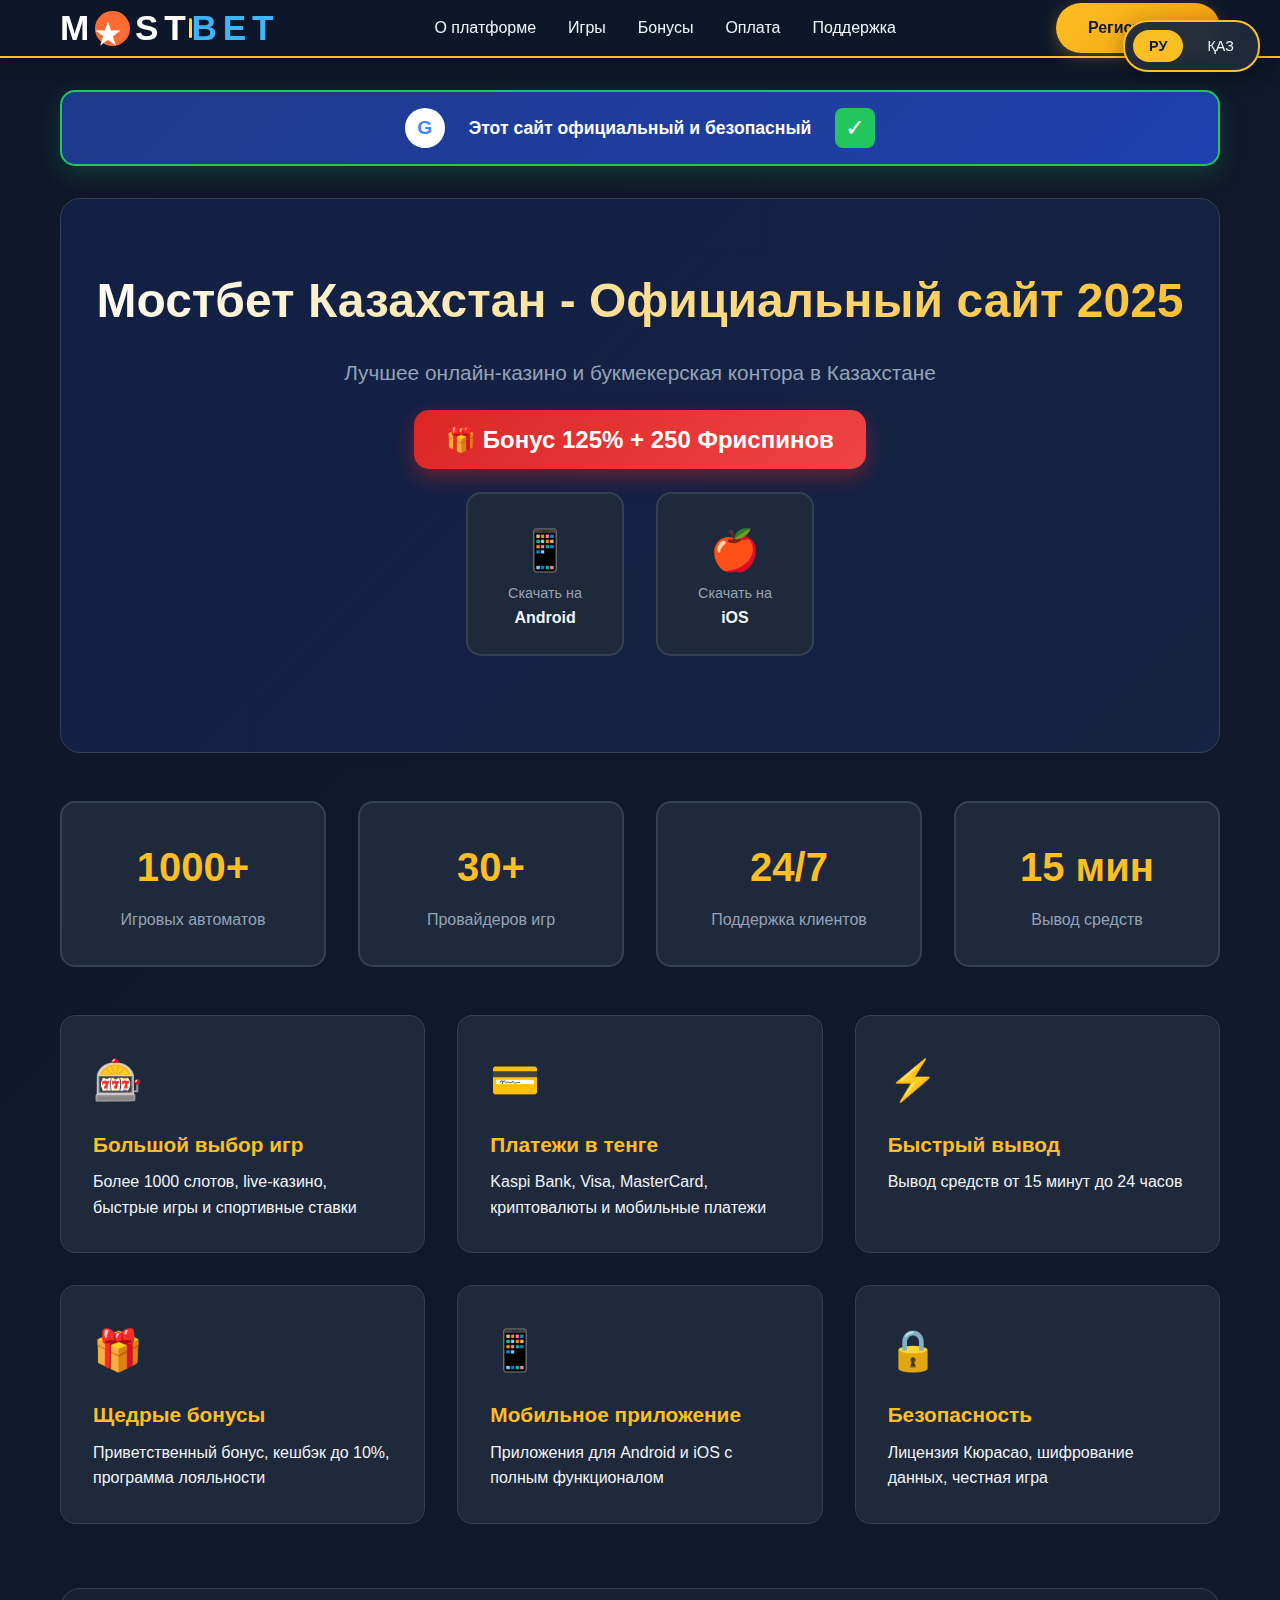
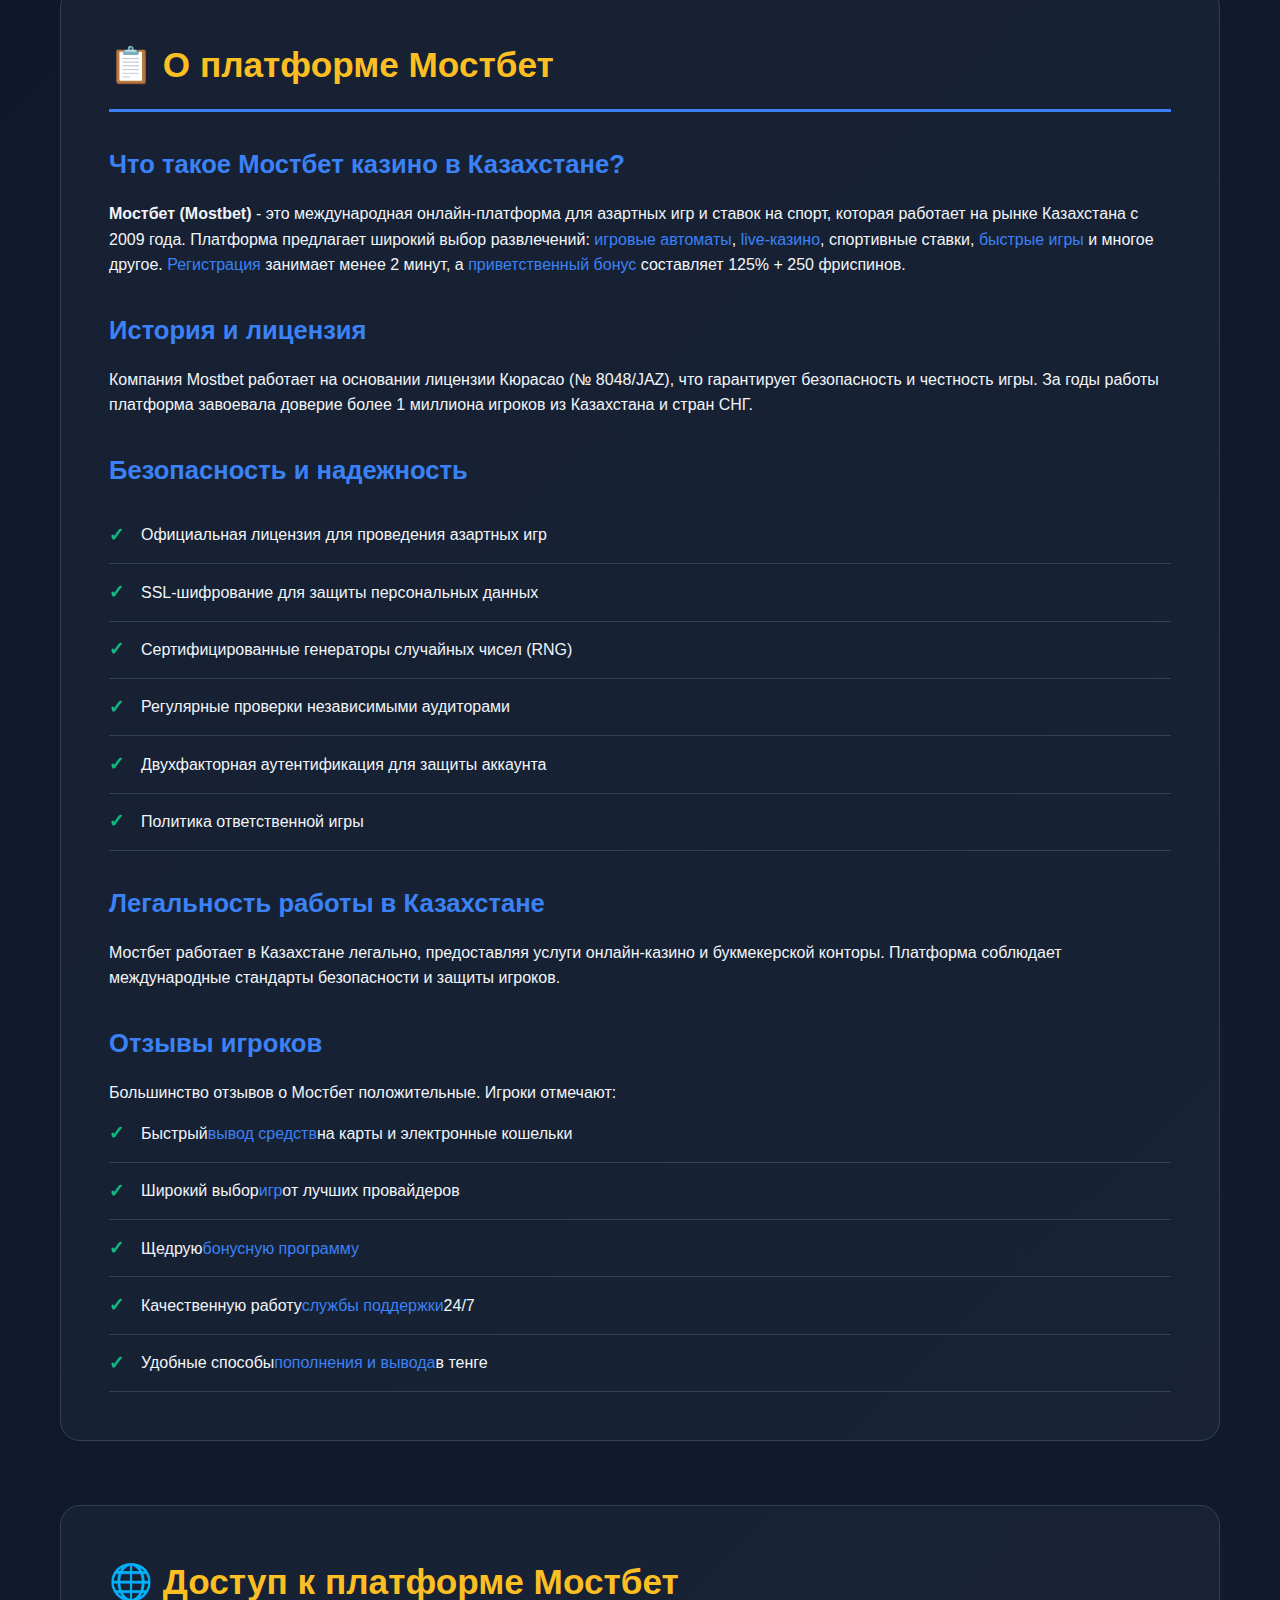
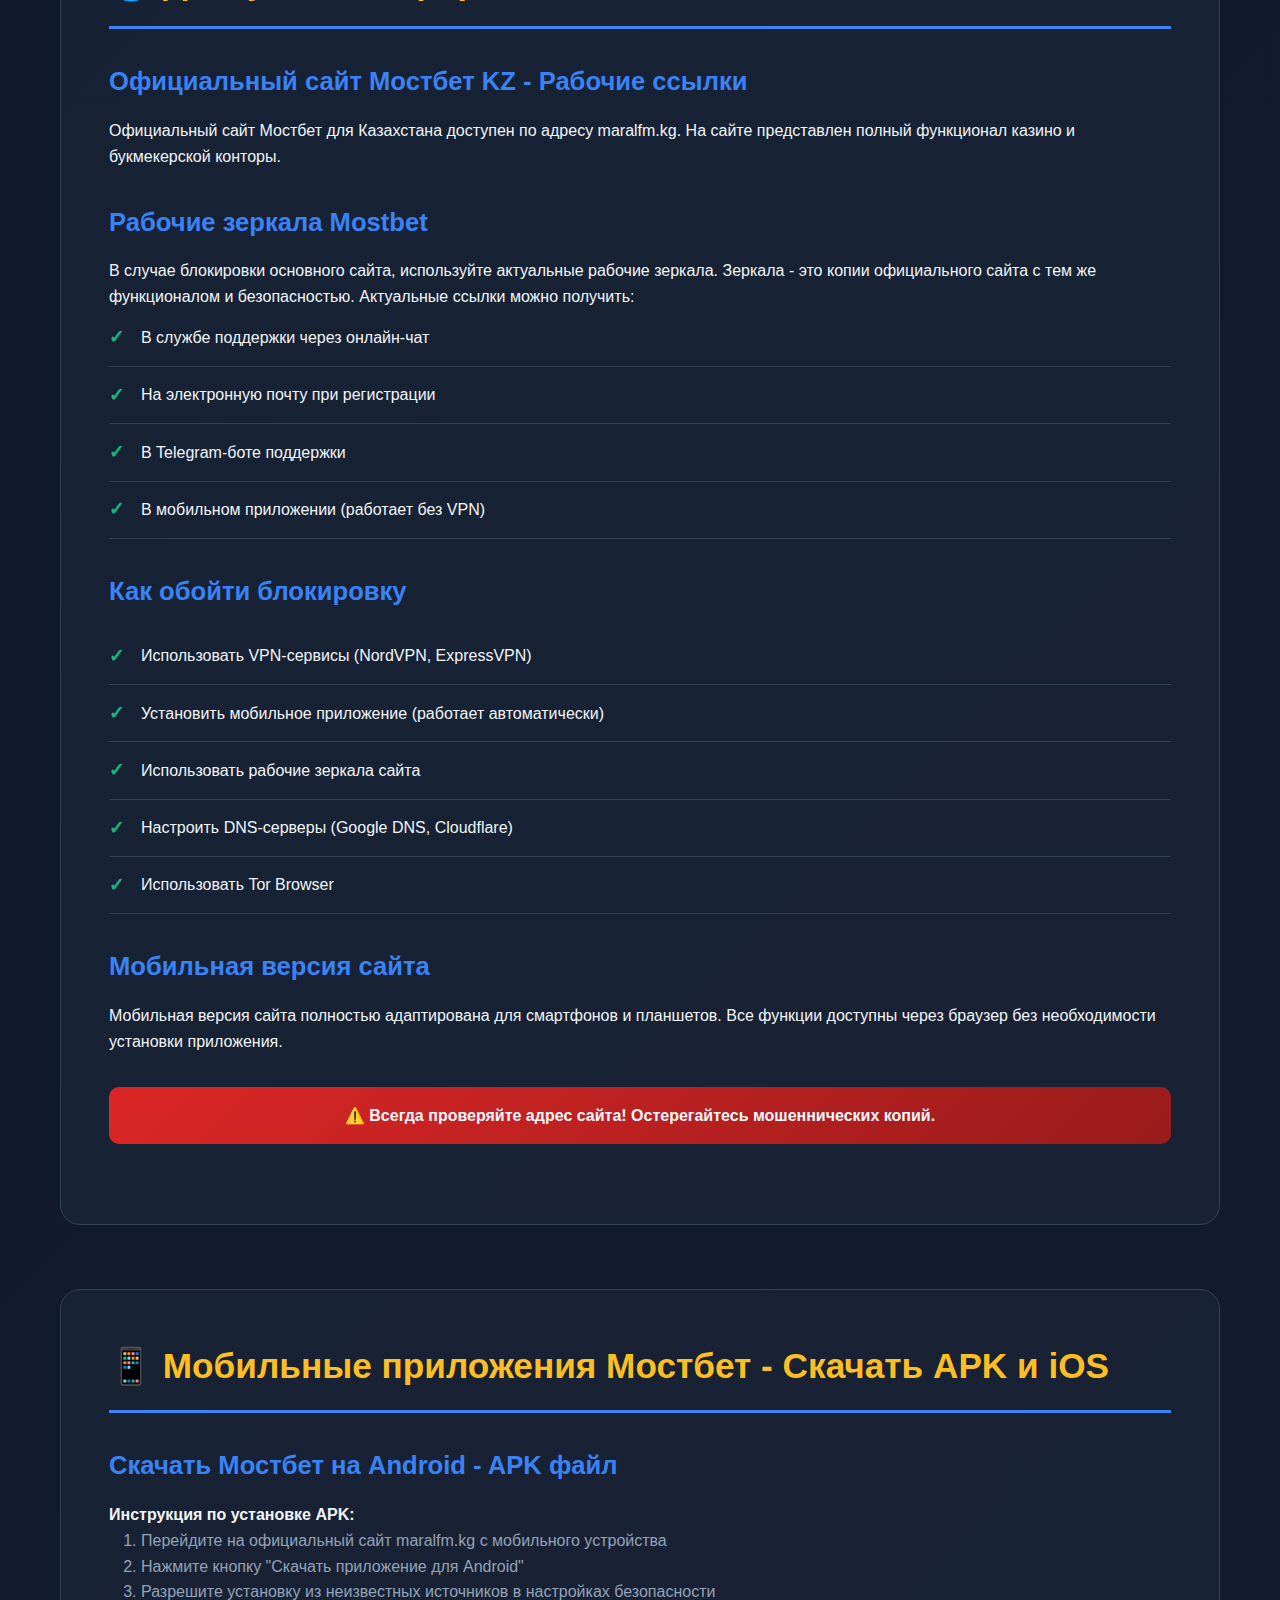
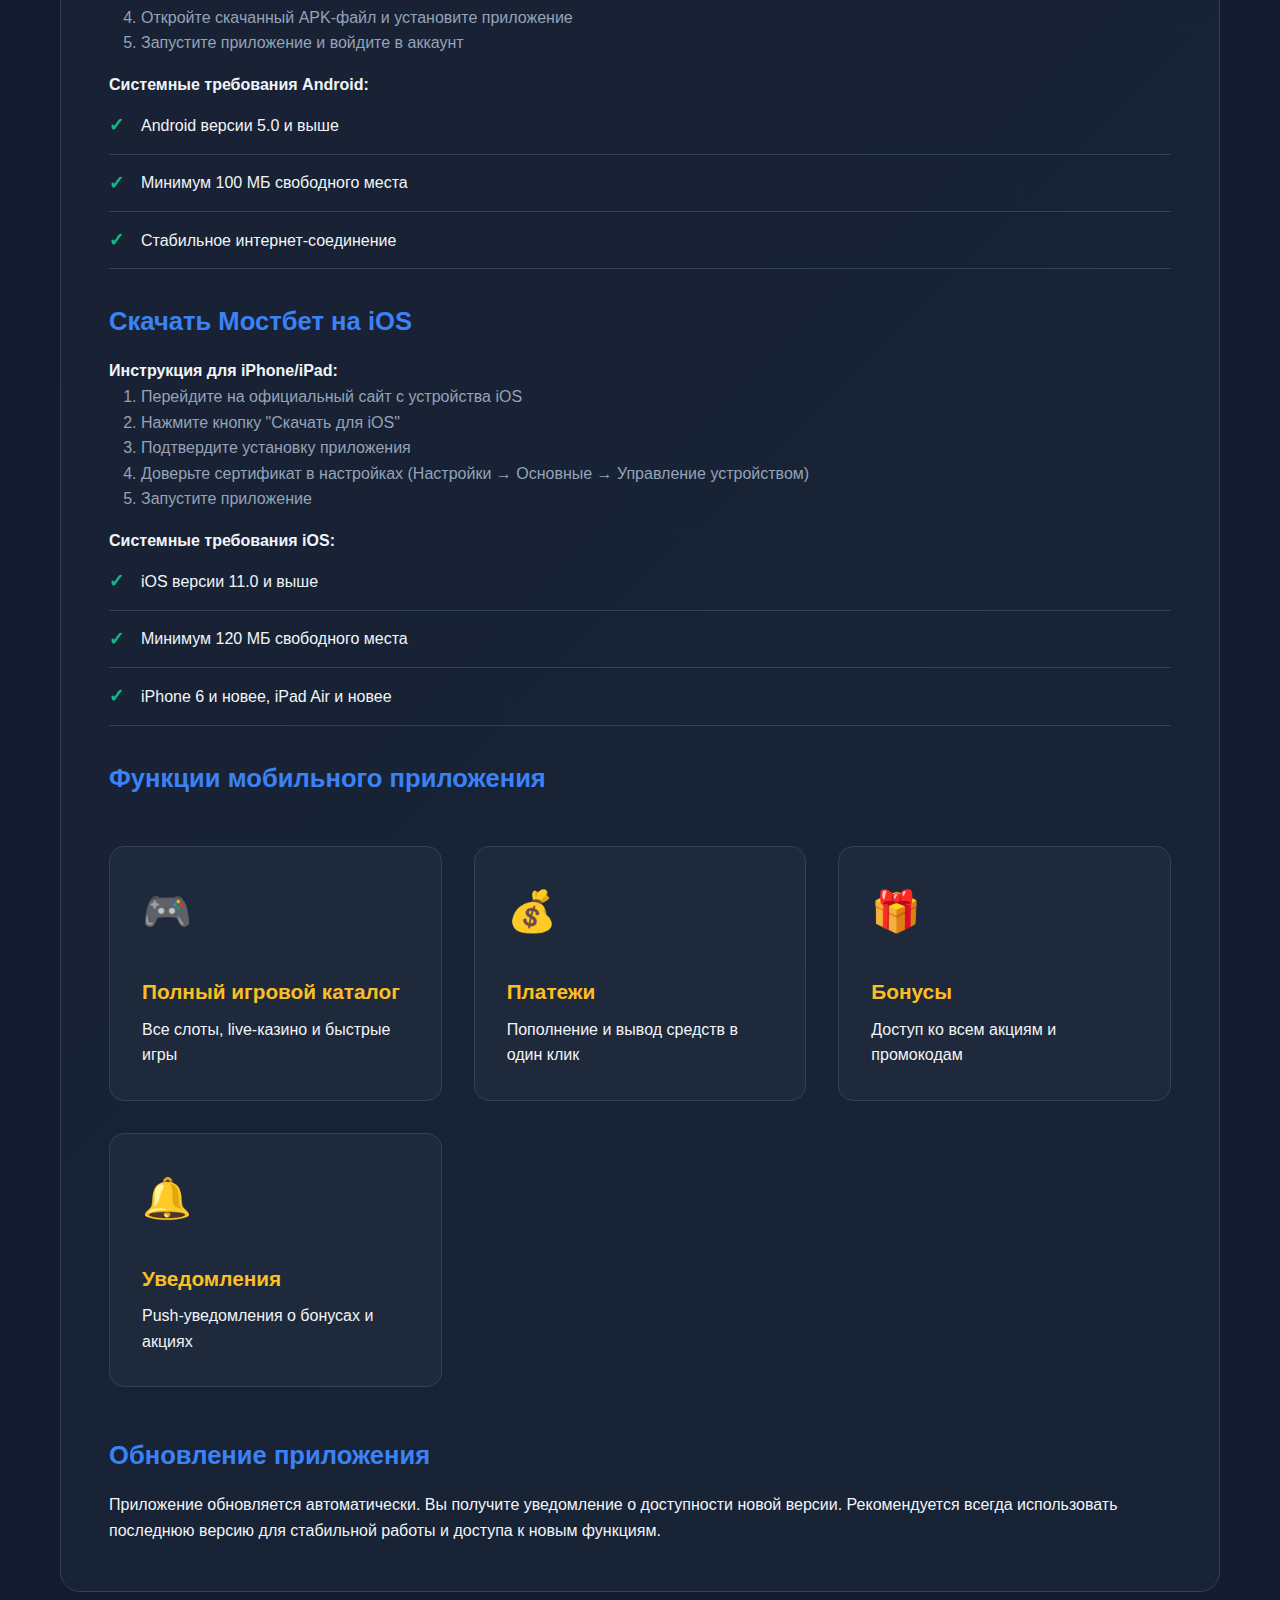
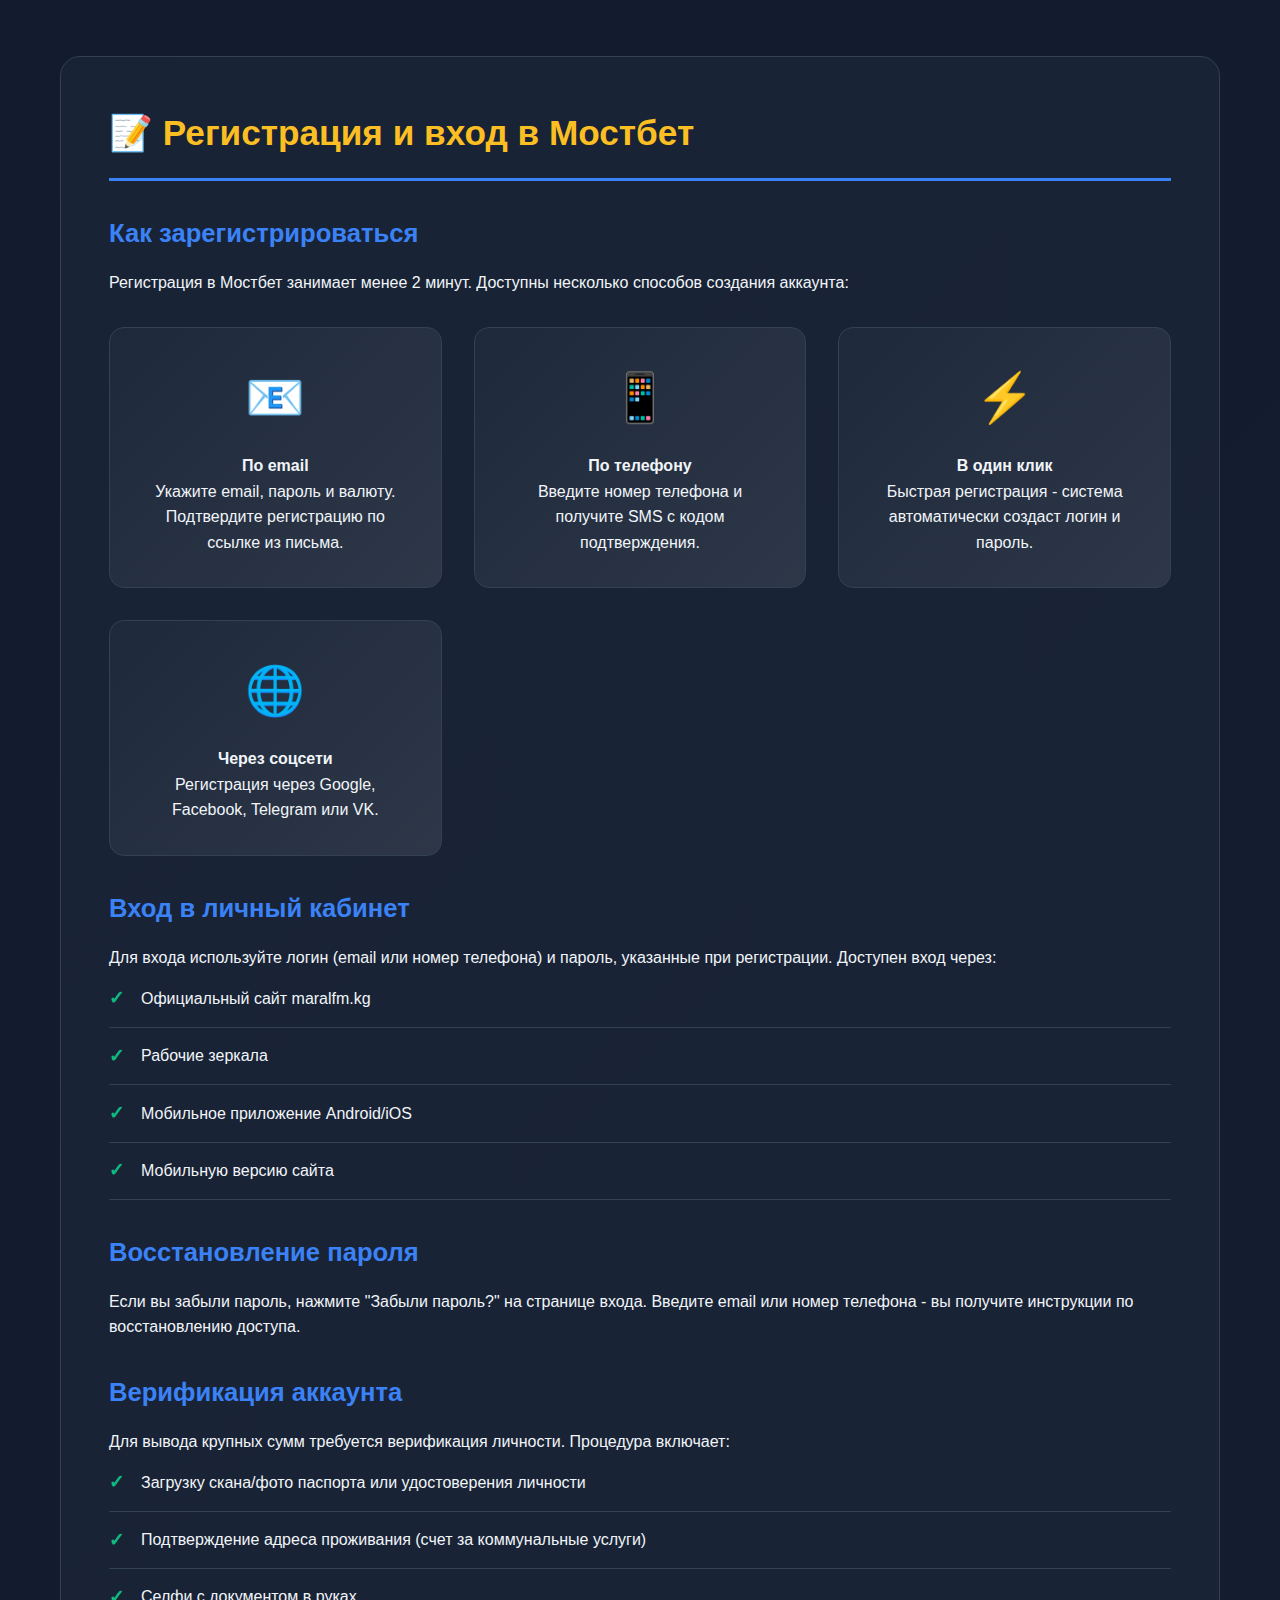
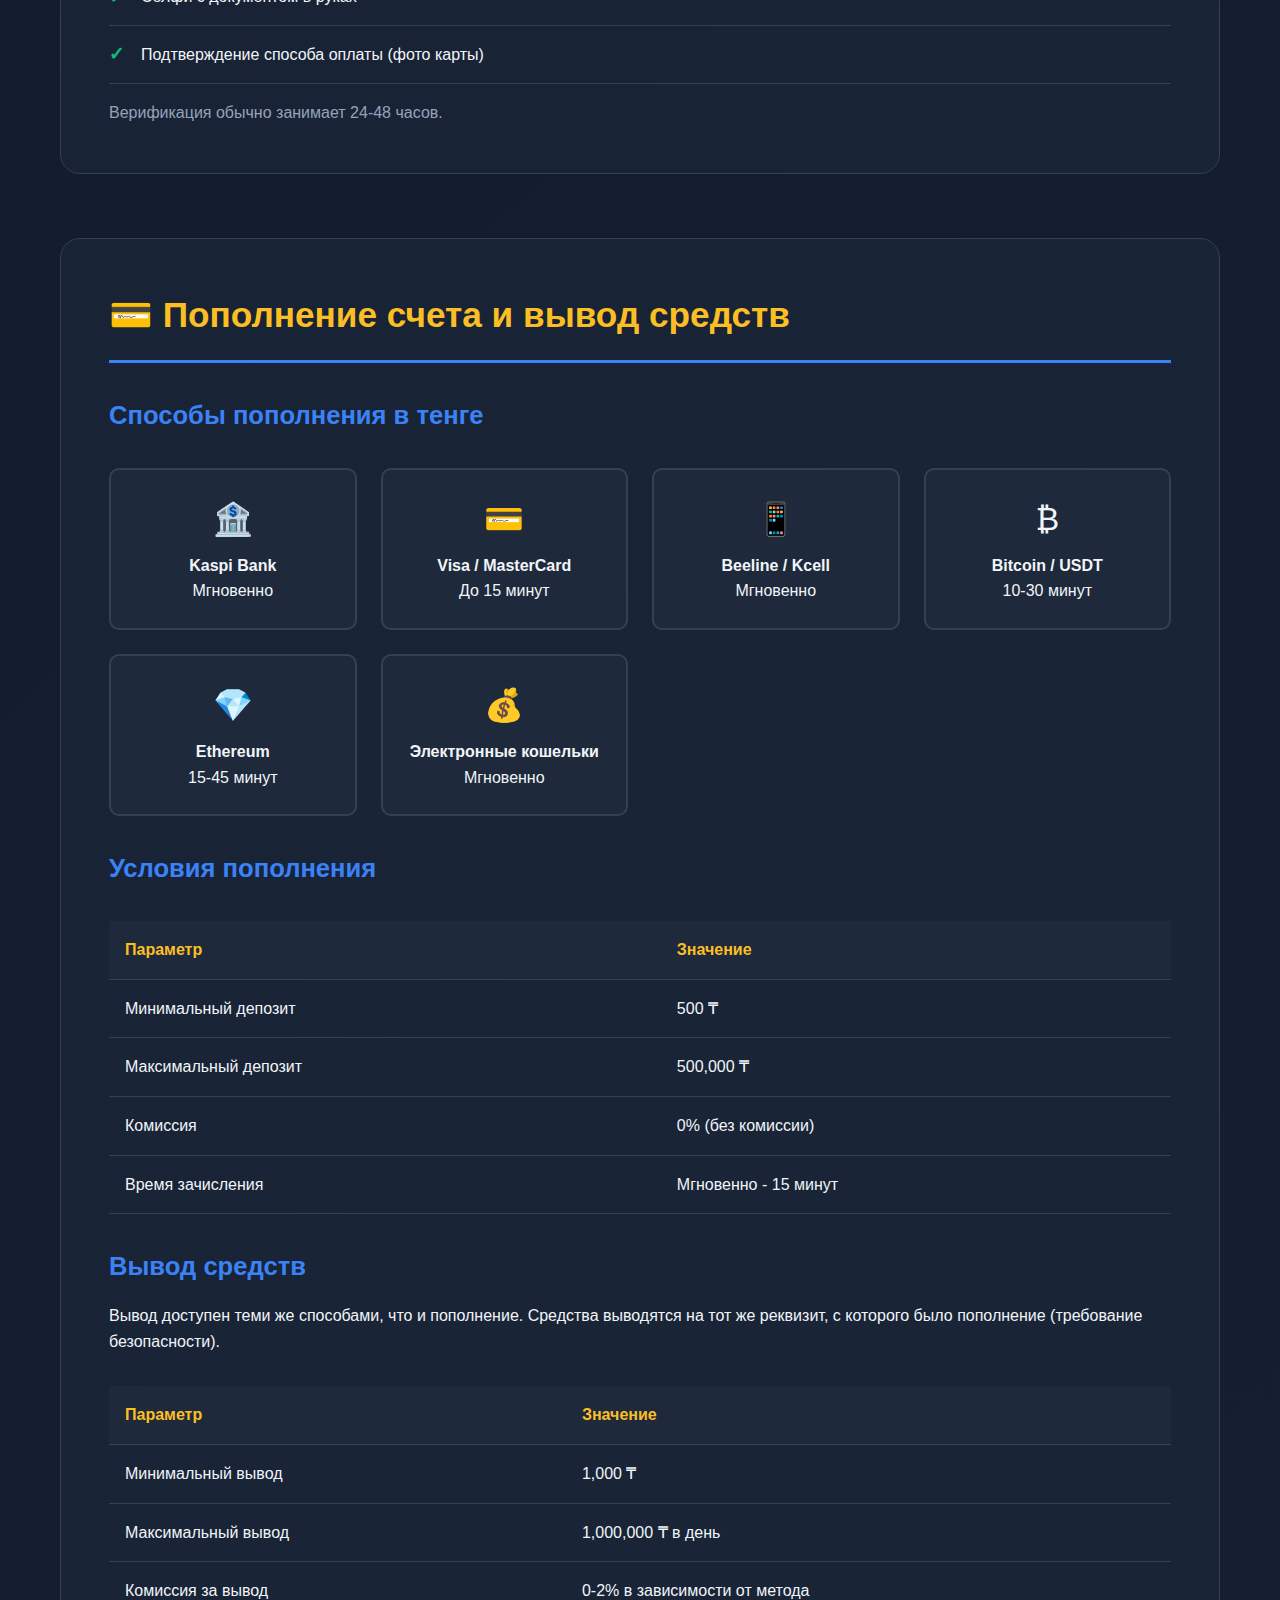
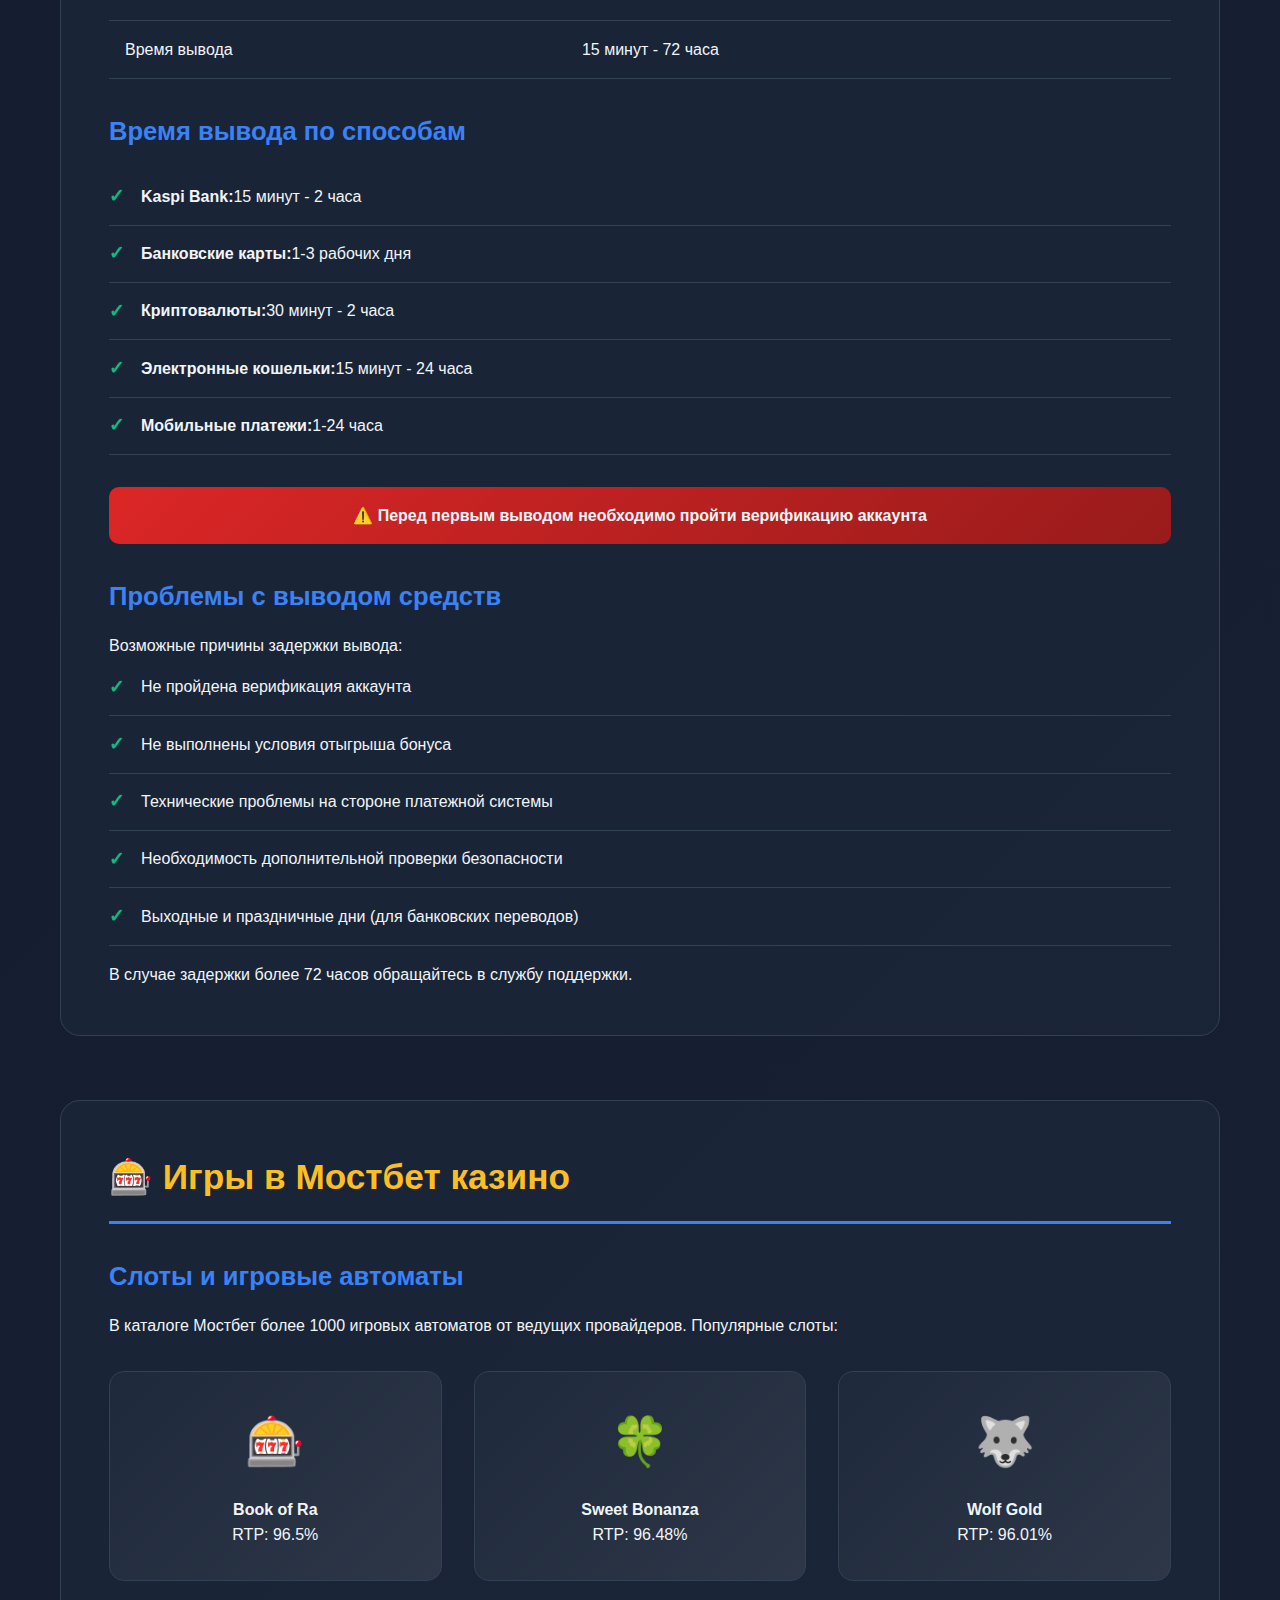
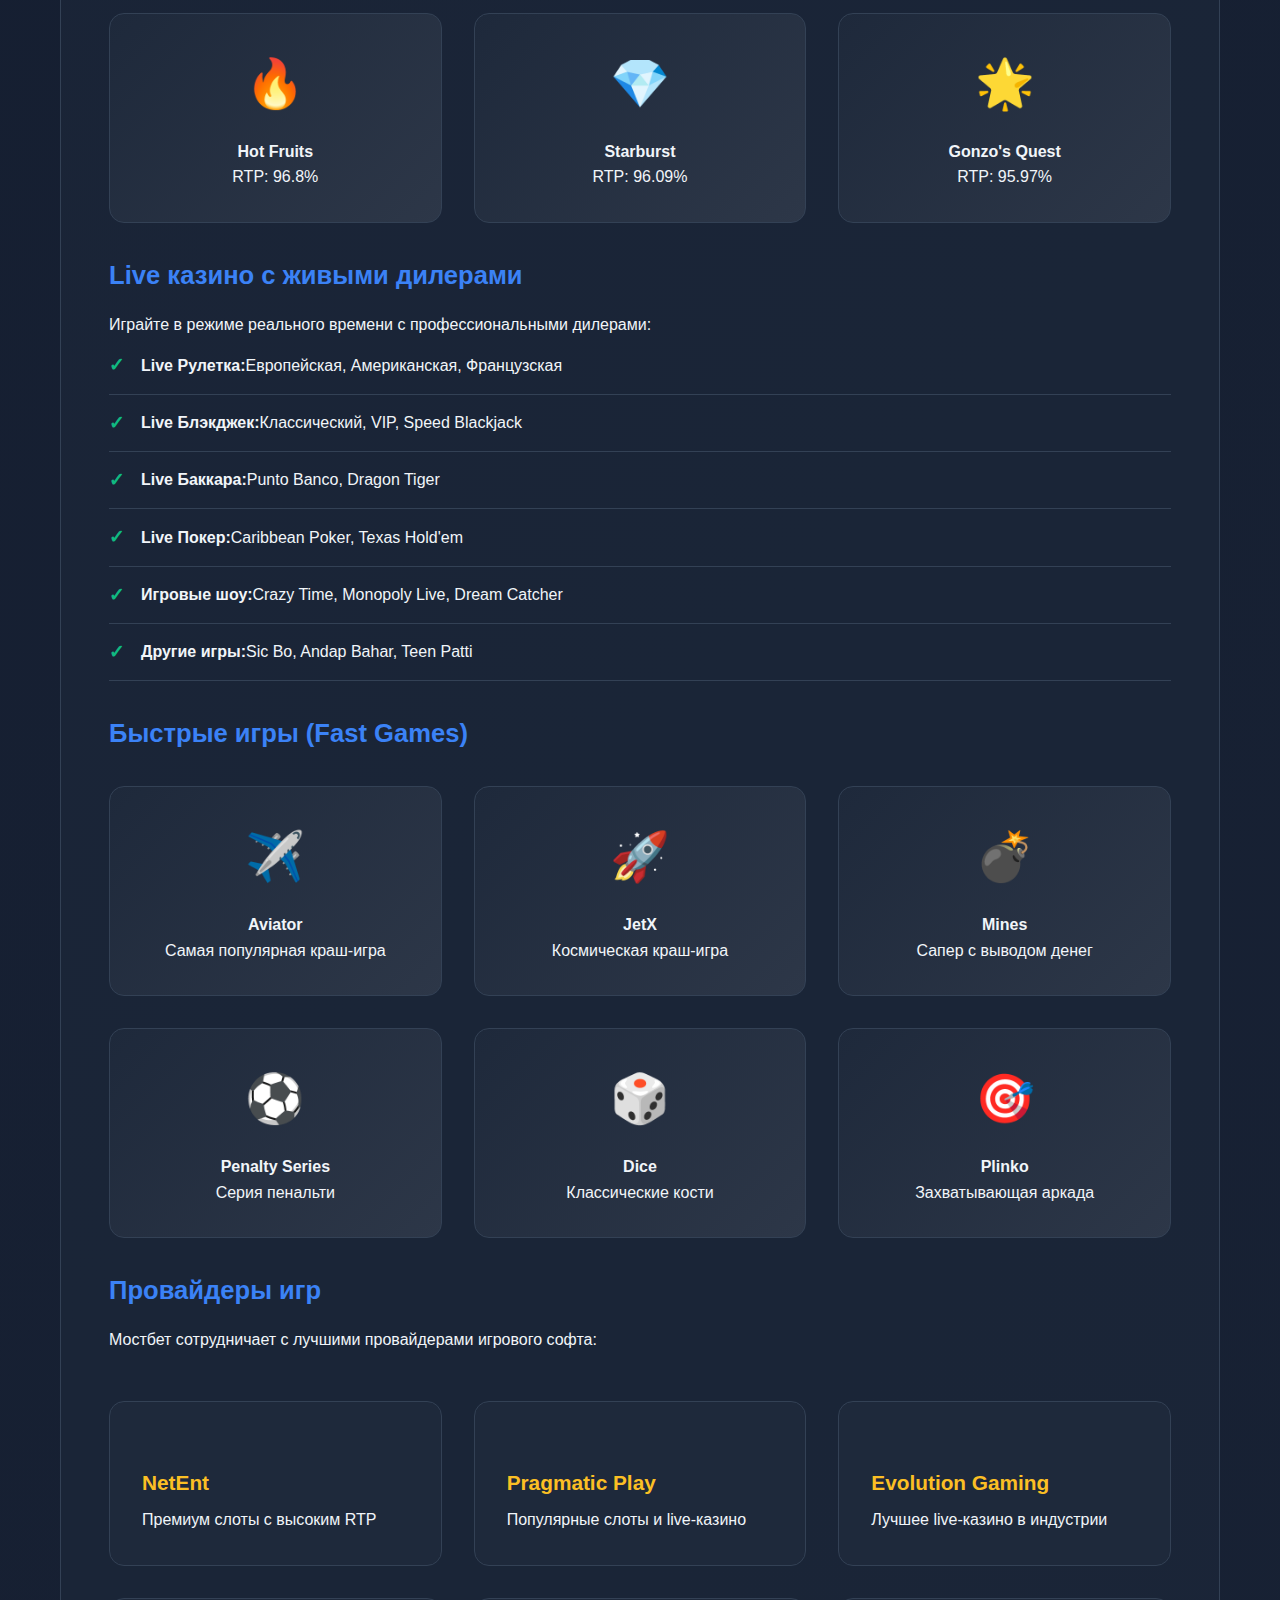
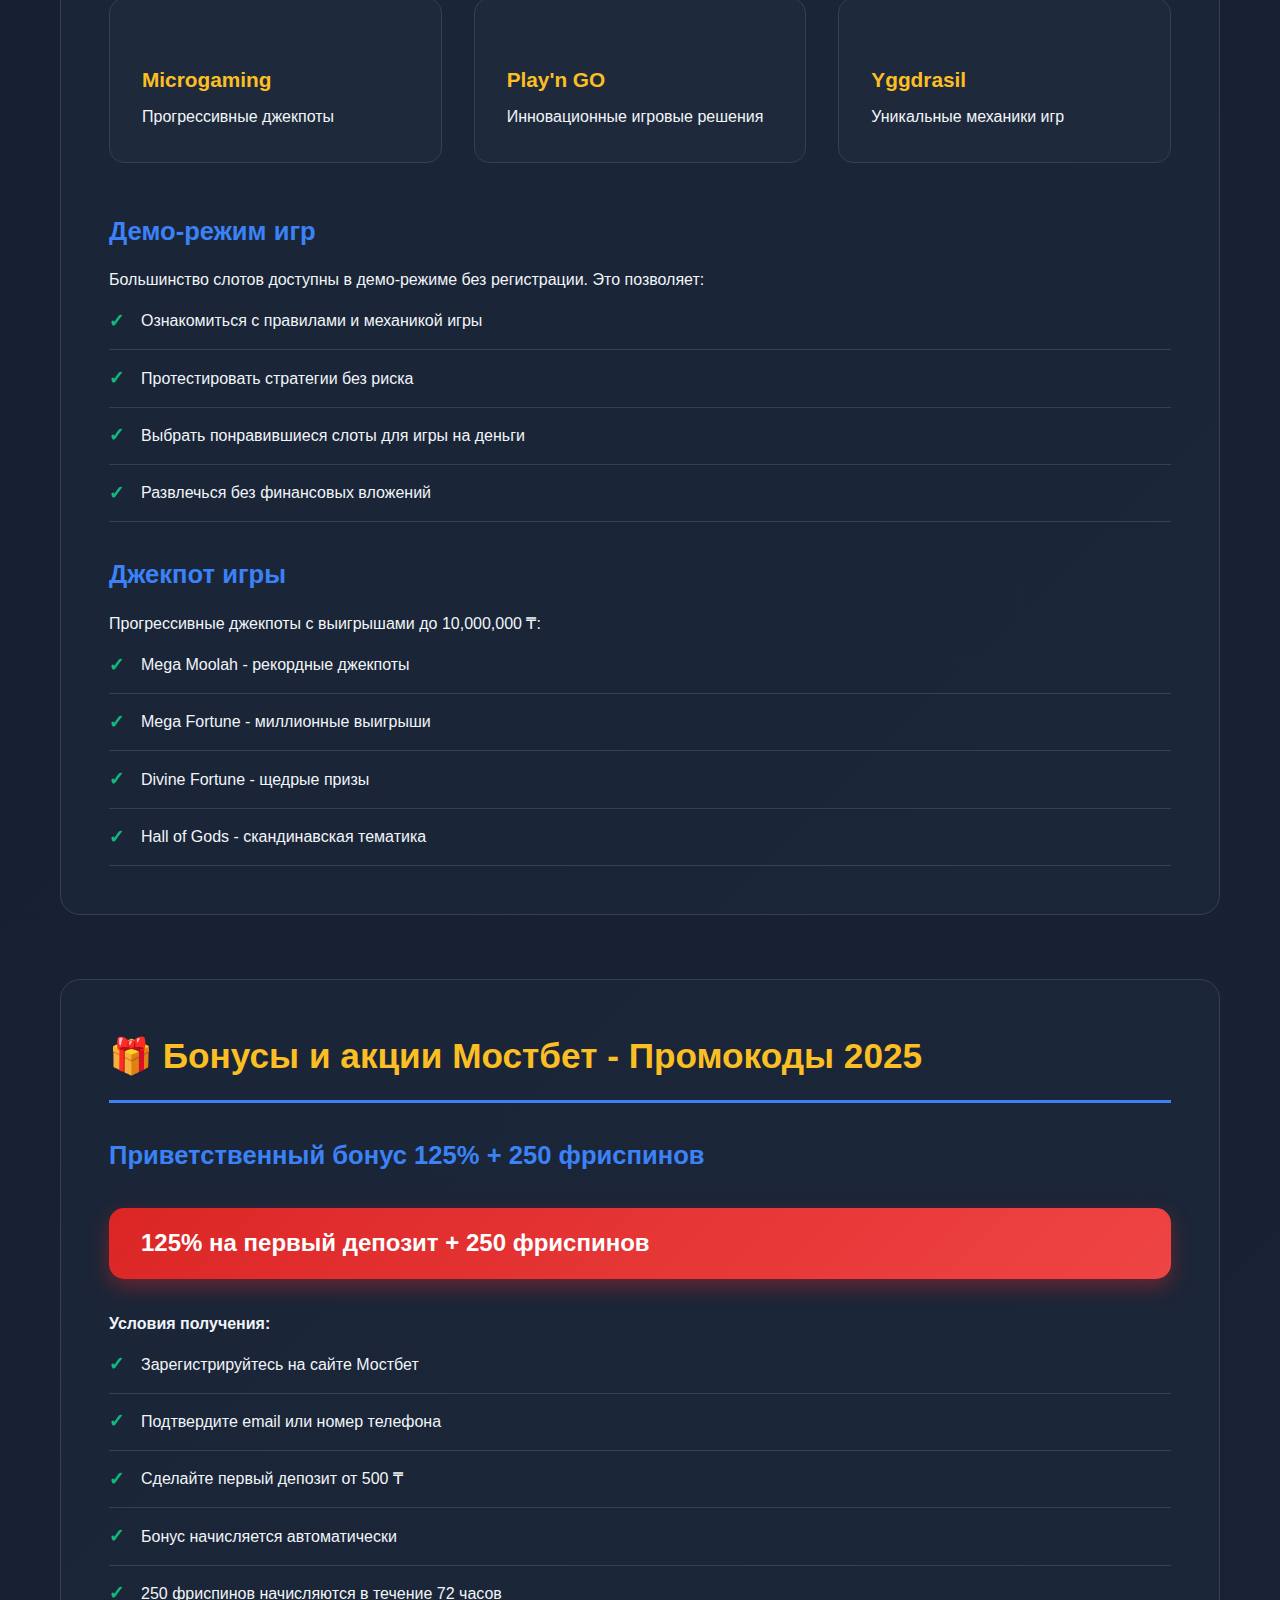
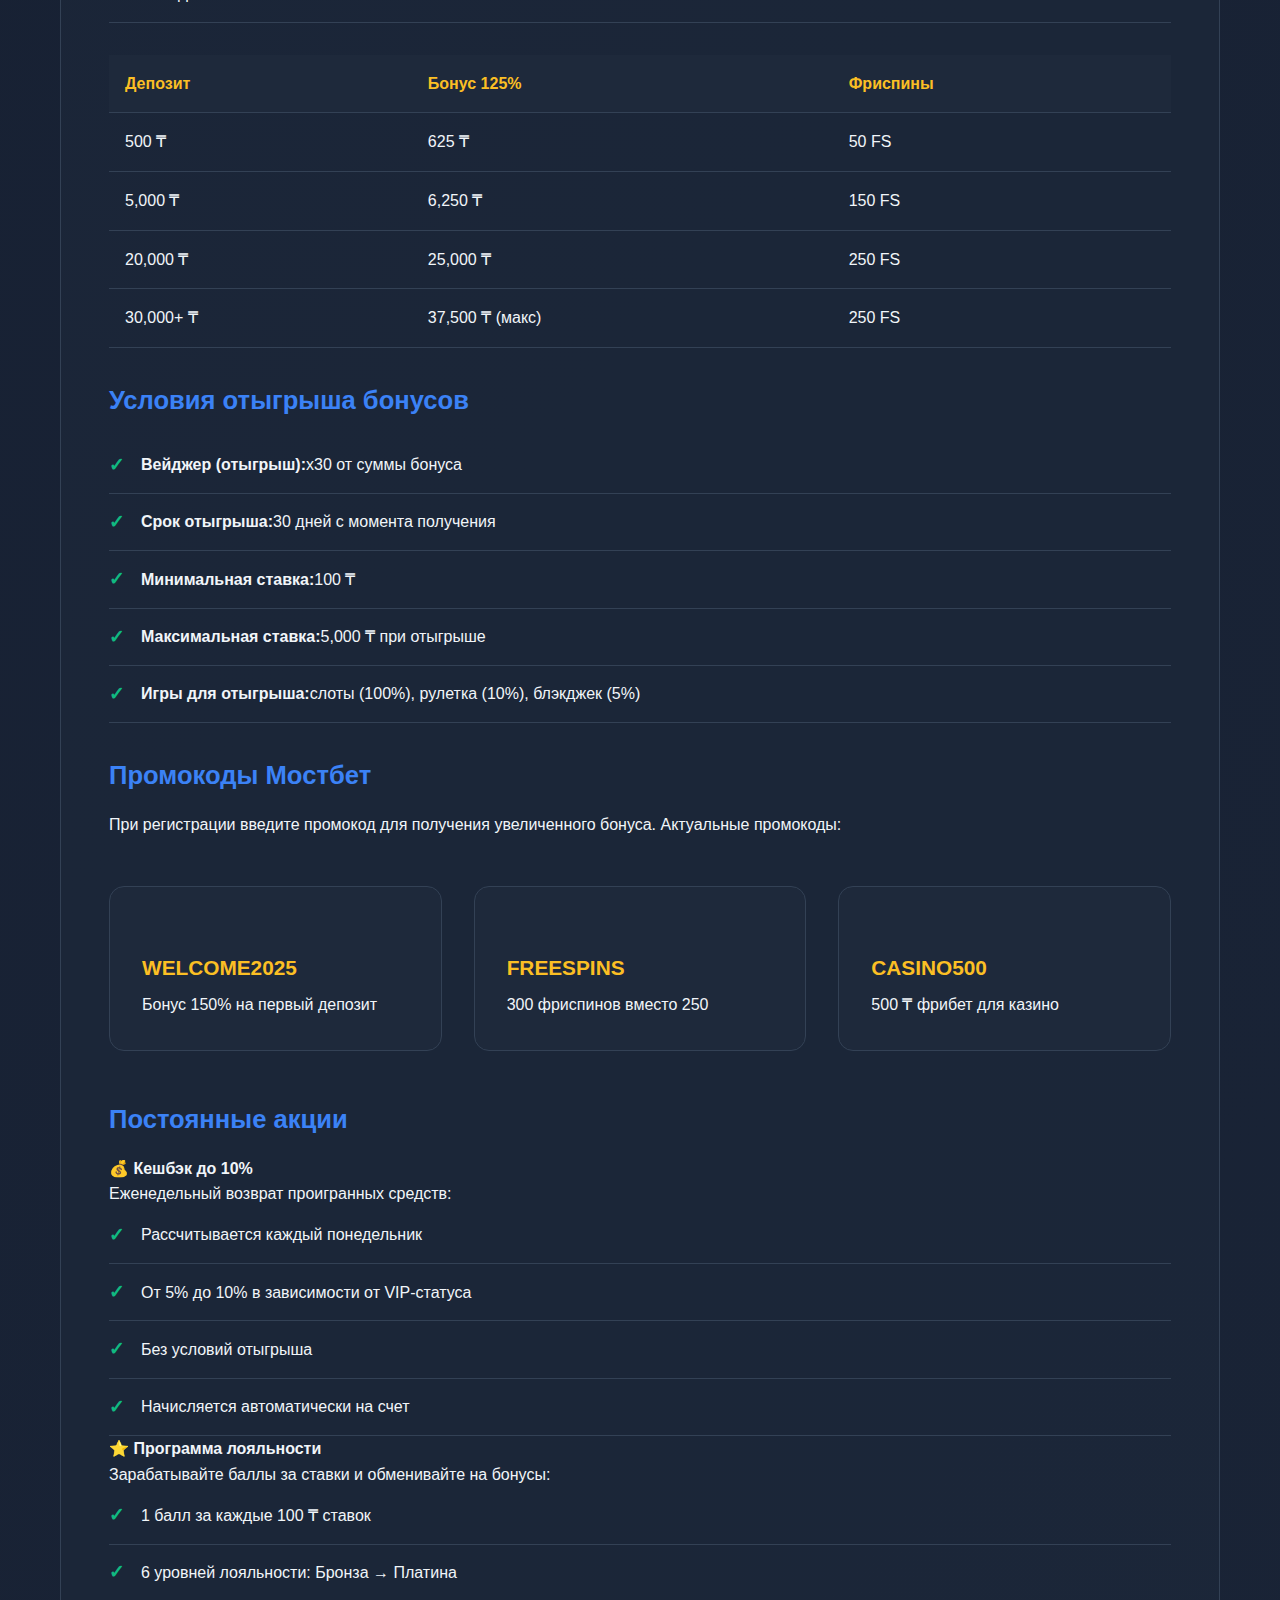
<file: mostbet-kz.html>
<!DOCTYPE html>
<html lang="ru" data-lang="ru">
<head>
    <meta charset="UTF-8">
    <meta name="viewport" content="width=device-width, initial-scale=1.0">
    <meta name="google" content="notranslate">
    
    <!-- Primary Meta Tags -->
    <title>Мостбет Казахстан | Официальный сайт Mostbet KZ 2025 - Бонус 125% + 250 FS</title>
    <meta name="title" content="Мостбет Казахстан | Официальный сайт Mostbet KZ 2025 - Бонус 125% + 250 FS">
    <meta name="description" content="Мостбет Казахстан - официальный сайт казино и букмекерской конторы. Бонус 125% + 250 фриспинов на первый депозит. Быстрый вывод в тенге через Kaspi Bank. Более 1000 игр, лицензия Кюрасао.">
    <meta name="keywords" content="mostbet казахстан, мостбет кз, mostbet kz, казино казахстан, букмекер казахстан, бонус казино, слоты онлайн, live казино, авиатор, быстрые игры, kaspi bank, тенге">
    <meta name="author" content="Mostbet Kazakhstan">
    <meta name="robots" content="index, follow">
    <meta name="language" content="ru">
    <meta name="revisit-after" content="7 days">
    <meta name="distribution" content="global">
    <meta name="rating" content="general">
    
    <!-- Open Graph / Facebook -->
    <meta property="og:type" content="website">
    <meta property="og:url" content="https://maralfm.kg/">
    <meta property="og:title" content="Мостбет Казахстан | Официальный сайт Mostbet KZ 2025">
    <meta property="og:description" content="Лучшее онлайн-казино Казахстана. Бонус 125% + 250 фриспинов. Более 1000 игр, быстрый вывод в тенге через Kaspi Bank. Лицензия Кюрасао.">
    <meta property="og:image" content="https://maralfm.kg/images/mostbet-kz-og.jpg">
    <meta property="og:image:width" content="1200">
    <meta property="og:image:height" content="630">
    <meta property="og:site_name" content="Mostbet Kazakhstan">
    <meta property="og:locale" content="ru_KZ">
    
    <!-- Twitter -->
    <meta property="twitter:card" content="summary_large_image">
    <meta property="twitter:url" content="https://maralfm.kg/">
    <meta property="twitter:title" content="Мостбет Казахстан | Официальный сайт Mostbet KZ 2025">
    <meta property="twitter:description" content="Лучшее онлайн-казино Казахстана. Бонус 125% + 250 фриспинов. Более 1000 игр, быстрый вывод в тенге.">
    <meta property="twitter:image" content="https://maralfm.kg/images/mostbet-kz-twitter.jpg">
    
    <!-- Additional Meta Tags -->
    <meta name="theme-color" content="#1e40af">
    <meta name="msapplication-TileColor" content="#1e40af">
    <meta name="apple-mobile-web-app-capable" content="yes">
    <meta name="apple-mobile-web-app-status-bar-style" content="black-translucent">
    <meta name="apple-mobile-web-app-title" content="Mostbet KZ">
    
    <!-- Canonical URL -->
    <link rel="canonical" href="https://maralfm.kg/">
    
    <!-- Alternate Languages -->
    <link rel="alternate" hreflang="ru" href="https://maralfm.kg/">
    <link rel="alternate" hreflang="kk" href="https://maralfm.kg/kk/">
    <link rel="alternate" hreflang="en" href="https://maralfm.kg/en/">
    
    <!-- Favicon -->
    <link rel="icon" type="image/x-icon" href="/favicon.ico">
    <link rel="icon" type="image/png" sizes="32x32" href="/favicon-32x32.png">
    <link rel="icon" type="image/png" sizes="16x16" href="/favicon-16x16.png">
    <link rel="apple-touch-icon" sizes="180x180" href="/apple-touch-icon.png">
    <link rel="manifest" href="/site.webmanifest">
    
    <!-- Preconnect for Performance -->
    <link rel="preconnect" href="https://fonts.googleapis.com">
    <link rel="preconnect" href="https://fonts.gstatic.com" crossorigin>
    <link rel="dns-prefetch" href="//maralfm.kg">
    <link rel="dns-prefetch" href="//t.me">
    
    <!-- Additional SEO Meta Tags -->
    <meta name="format-detection" content="telephone=no">
    <meta name="geo.region" content="KZ">
    <meta name="geo.placename" content="Kazakhstan">
    <meta name="geo.position" content="43.238949;76.889709">
    <meta name="ICBM" content="43.238949, 76.889709">
    <meta name="DC.title" content="Мостбет Казахстан - Официальный сайт Mostbet KZ 2025">
    <meta name="DC.creator" content="Mostbet Kazakhstan">
    <meta name="DC.subject" content="Онлайн казино, Букмекерская контора, Азартные игры">
    <meta name="DC.description" content="Официальный сайт Мостбет в Казахстане с бонусом 125% и 250 фриспинов">
    <meta name="DC.publisher" content="Mostbet Kazakhstan">
    <meta name="DC.contributor" content="Mostbet Kazakhstan">
    <meta name="DC.date" content="2025-01-01">
    <meta name="DC.type" content="Service">
    <meta name="DC.format" content="text/html">
    <meta name="DC.identifier" content="https://maralfm.kg/">
    <meta name="DC.source" content="https://maralfm.kg/">
    <meta name="DC.language" content="ru">
    <meta name="DC.relation" content="https://maralfm.kg/">
    <meta name="DC.coverage" content="Kazakhstan">
    <meta name="DC.rights" content="Copyright 2025 Mostbet Kazakhstan">
    
    <!-- Mobile App Meta Tags -->
    <meta name="mobile-web-app-capable" content="yes">
    <meta name="application-name" content="Mostbet KZ">
    <meta name="msapplication-TileImage" content="/mstile-144x144.png">
    <meta name="msapplication-config" content="/browserconfig.xml">
    
    <!-- Security Headers -->
    <meta http-equiv="X-Content-Type-Options" content="nosniff">
    <meta http-equiv="X-Frame-Options" content="DENY">
    <meta http-equiv="X-XSS-Protection" content="1; mode=block">
    <meta http-equiv="Referrer-Policy" content="strict-origin-when-cross-origin">
    
    <!-- Cache Control -->
    <meta http-equiv="Cache-Control" content="public, max-age=31536000">
    <meta http-equiv="Expires" content="Thu, 31 Dec 2025 23:59:59 GMT">
    <meta http-equiv="Last-Modified" content="Wed, 01 Jan 2025 00:00:00 GMT">
    
    <!-- JSON-LD for Additional SEO -->
    <script type="application/ld+json">
    {
        "@context": "https://schema.org",
        "@type": "Service",
        "name": "Мостбет Казахстан - Онлайн казино и букмекерская контора",
        "description": "Официальные услуги онлайн казино и букмекерской конторы в Казахстане",
        "provider": {
            "@type": "Organization",
            "name": "Mostbet Kazakhstan"
        },
        "areaServed": {
            "@type": "Country",
            "name": "Kazakhstan"
        },
        "serviceType": "Online Casino and Sports Betting",
        "offers": {
            "@type": "Offer",
            "description": "Игровые услуги онлайн казино и спортивных ставок",
            "price": "0",
            "priceCurrency": "KZT"
        },
        "hasOfferCatalog": {
            "@type": "OfferCatalog",
            "name": "Игровые услуги",
            "itemListElement": [
                {
                    "@type": "Offer",
                    "itemOffered": {
                        "@type": "Service",
                        "name": "Игровые автоматы",
                        "description": "Более 1000 слотов от ведущих провайдеров"
                    }
                },
                {
                    "@type": "Offer",
                    "itemOffered": {
                        "@type": "Service",
                        "name": "Live казино",
                        "description": "Игры с живыми дилерами"
                    }
                },
                {
                    "@type": "Offer",
                    "itemOffered": {
                        "@type": "Service",
                        "name": "Спортивные ставки",
                        "description": "Ставки на спорт в режиме реального времени"
                    }
                }
            ]
        }
    }
    </script>
    
    <!-- Schema.org Structured Data -->
    <script type="application/ld+json">
    {
        "@context": "https://schema.org",
        "@type": "Organization",
        "name": "Mostbet Kazakhstan",
        "alternateName": "Мостбет Казахстан",
        "url": "https://maralfm.kg",
        "logo": "https://maralfm.kg/images/logo.png",
        "description": "Официальный сайт Mostbet в Казахстане - онлайн казино и букмекерская контора с лицензией Кюрасао",
        "address": {
            "@type": "PostalAddress",
            "addressCountry": "KZ"
        },
        "contactPoint": {
            "@type": "ContactPoint",
            "telephone": "+7-800-xxx-xxxx",
            "contactType": "customer service",
            "availableLanguage": ["Russian", "Kazakh", "English"]
        },
        "sameAs": [
            "https://t.me/mostbet_kz",
            "https://instagram.com/mostbet_kz"
        ],
        "offers": {
            "@type": "Offer",
            "description": "Бонус 125% на первый депозит + 250 фриспинов",
            "priceCurrency": "KZT",
            "price": "500"
        }
    }
    </script>
    
    <!-- Local Business Schema -->
    <script type="application/ld+json">
    {
        "@context": "https://schema.org",
        "@type": "LocalBusiness",
        "@id": "https://maralfm.kg/#business",
        "name": "Mostbet Kazakhstan",
        "image": "https://maralfm.kg/images/mostbet-logo.png",
        "description": "Онлайн казино и букмекерская контора в Казахстане",
        "url": "https://maralfm.kg",
        "telephone": "+7-800-xxx-xxxx",
        "address": {
            "@type": "PostalAddress",
            "addressCountry": "KZ"
        },
        "geo": {
            "@type": "GeoCoordinates",
            "latitude": "43.238949",
            "longitude": "76.889709"
        },
        "openingHoursSpecification": {
            "@type": "OpeningHoursSpecification",
            "dayOfWeek": ["Monday", "Tuesday", "Wednesday", "Thursday", "Friday", "Saturday", "Sunday"],
            "opens": "00:00",
            "closes": "23:59"
        },
        "priceRange": "$$"
    }
    </script>
    
    <!-- FAQ Schema -->
    <script type="application/ld+json">
    {
        "@context": "https://schema.org",
        "@type": "FAQPage",
        "mainEntity": [
            {
                "@type": "Question",
                "name": "Как зарегистрироваться в Мостбет?",
                "acceptedAnswer": {
                    "@type": "Answer",
                    "text": "Нажмите кнопку 'Регистрация', выберите способ (email, телефон, соцсети или в один клик), заполните форму и подтвердите данные. Процесс занимает менее 2 минут."
                }
            },
            {
                "@type": "Question",
                "name": "Сколько времени занимает вывод средств?",
                "acceptedAnswer": {
                    "@type": "Answer",
                    "text": "Вывод на Kaspi Bank - 15 минут-2 часа, на банковские карты - 1-3 дня, на криптовалюты - 30 минут-2 часа. Первый вывод может занять дольше из-за верификации."
                }
            },
            {
                "@type": "Question",
                "name": "Какой минимальный депозит?",
                "acceptedAnswer": {
                    "@type": "Answer",
                    "text": "Минимальный депозит составляет 500 тенге. Это позволяет получить приветственный бонус и начать играть."
                }
            },
            {
                "@type": "Question",
                "name": "Безопасно ли играть в Мостбет?",
                "acceptedAnswer": {
                    "@type": "Answer",
                    "text": "Да, Мостбет имеет официальную лицензию Кюрасао, использует SSL-шифрование, сертифицированные генераторы случайных чисел и проходит регулярные аудиты безопасности."
                }
            },
            {
                "@type": "Question",
                "name": "Как скачать приложение Мостбет на Android?",
                "acceptedAnswer": {
                    "@type": "Answer",
                    "text": "Перейдите на официальный сайт maralfm.kg с мобильного устройства, нажмите кнопку 'Скачать приложение для Android', разрешите установку из неизвестных источников и установите APK-файл."
                }
            },
            {
                "@type": "Question",
                "name": "Какие бонусы доступны в Мостбет?",
                "acceptedAnswer": {
                    "@type": "Answer",
                    "text": "Приветственный бонус 125% на первый депозит + 250 фриспинов, еженедельный кешбэк до 10%, программа лояльности, бонус в день рождения, турниры и розыгрыши."
                }
            }
        ]
    }
    </script>
    
    <!-- BreadcrumbList Schema -->
    <script type="application/ld+json">
    {
        "@context": "https://schema.org",
        "@type": "BreadcrumbList",
        "itemListElement": [
            {
                "@type": "ListItem",
                "position": 1,
                "name": "Главная",
                "item": "https://maralfm.kg/"
            },
            {
                "@type": "ListItem",
                "position": 2,
                "name": "О платформе",
                "item": "https://maralfm.kg/#about"
            },
            {
                "@type": "ListItem",
                "position": 3,
                "name": "Игры",
                "item": "https://maralfm.kg/#games"
            },
            {
                "@type": "ListItem",
                "position": 4,
                "name": "Бонусы",
                "item": "https://maralfm.kg/#bonuses"
            },
            {
                "@type": "ListItem",
                "position": 5,
                "name": "Оплата",
                "item": "https://maralfm.kg/#payment"
            }
        ]
    }
    </script>
    
    <!-- SoftwareApplication Schema for Mobile Apps -->
    <script type="application/ld+json">
    {
        "@context": "https://schema.org",
        "@type": "SoftwareApplication",
        "name": "Mostbet Mobile App",
        "applicationCategory": "GameApplication",
        "operatingSystem": ["Android", "iOS"],
        "description": "Мобильное приложение Мостбет для игры в казино и ставок на спорт",
        "offers": {
            "@type": "Offer",
            "price": "0",
            "priceCurrency": "KZT"
        },
        "aggregateRating": {
            "@type": "AggregateRating",
            "ratingValue": "4.5",
            "ratingCount": "15000"
        },
        "downloadUrl": "https://maralfm.kg/download",
        "screenshot": "https://maralfm.kg/images/app-screenshot.jpg",
        "author": {
            "@type": "Organization",
            "name": "Mostbet Kazakhstan"
        }
    }
    </script>
    
    <!-- WebSite Schema with SearchAction -->
    <script type="application/ld+json">
    {
        "@context": "https://schema.org",
        "@type": "WebSite",
        "name": "Mostbet Kazakhstan",
        "url": "https://maralfm.kg",
        "description": "Официальный сайт Мостбет в Казахстане - онлайн казино и букмекерская контора",
        "publisher": {
            "@type": "Organization",
            "name": "Mostbet Kazakhstan",
            "logo": {
                "@type": "ImageObject",
                "url": "https://maralfm.kg/images/logo.png"
            }
        },
        "potentialAction": {
            "@type": "SearchAction",
            "target": "https://maralfm.kg/search?q={search_term_string}",
            "query-input": "required name=search_term_string"
        }
    }
    </script>
    
    <!-- Casino Schema -->
    <script type="application/ld+json">
    {
        "@context": "https://schema.org",
        "@type": "Organization",
        "@id": "https://maralfm.kg/#casino",
        "name": "Mostbet Casino Kazakhstan",
        "description": "Онлайн казино с более чем 1000 игровых автоматов, live-казино и быстрыми играми",
        "url": "https://maralfm.kg",
        "hasOfferCatalog": {
            "@type": "OfferCatalog",
            "name": "Игры казино",
            "itemListElement": [
                {
                    "@type": "Offer",
                    "itemOffered": {
                        "@type": "Product",
                        "name": "Слоты",
                        "description": "Более 1000 игровых автоматов от ведущих провайдеров"
                    }
                },
                {
                    "@type": "Offer",
                    "itemOffered": {
                        "@type": "Product",
                        "name": "Live Казино",
                        "description": "Игры с живыми дилерами в режиме реального времени"
                    }
                },
                {
                    "@type": "Offer",
                    "itemOffered": {
                        "@type": "Product",
                        "name": "Быстрые игры",
                        "description": "Авиатор, Mines, JetX и другие instant-игры"
                    }
                }
            ]
        }
    }
    </script>
    
    <!-- Payment Method Schema -->
    <script type="application/ld+json">
    {
        "@context": "https://schema.org",
        "@type": "Offer",
        "name": "Способы оплаты Mostbet",
        "description": "Пополнение и вывод средств в тенге",
        "itemOffered": {
            "@type": "Service",
            "name": "Платежные услуги",
            "provider": {
                "@type": "Organization",
                "name": "Mostbet Kazakhstan"
            }
        },
        "offers": [
            {
                "@type": "Offer",
                "name": "Kaspi Bank",
                "description": "Мгновенное пополнение и вывод",
                "price": "0",
                "priceCurrency": "KZT"
            },
            {
                "@type": "Offer",
                "name": "Банковские карты",
                "description": "Visa/MasterCard",
                "price": "0",
                "priceCurrency": "KZT"
            },
            {
                "@type": "Offer",
                "name": "Криптовалюты",
                "description": "Bitcoin, Ethereum, USDT",
                "price": "0",
                "priceCurrency": "KZT"
            }
        ]
    }
    </script>
    
    <!-- Review Schema -->
    <script type="application/ld+json">
    {
        "@context": "https://schema.org",
        "@type": "AggregateRating",
        "itemReviewed": {
            "@type": "Organization",
            "name": "Mostbet Kazakhstan"
        },
        "ratingValue": "4.5",
        "reviewCount": "1250",
        "bestRating": "5",
        "worstRating": "1"
    }
    </script>
    
    <!-- Article Schema for Content -->
    <script type="application/ld+json">
    {
        "@context": "https://schema.org",
        "@type": "Article",
        "headline": "Мостбет Казахстан - Полное руководство по онлайн казино 2025",
        "description": "Подробное руководство по Мостбет в Казахстане: регистрация, бонусы, игры, способы оплаты и вывода средств в тенге",
        "author": {
            "@type": "Organization",
            "name": "Mostbet Kazakhstan"
        },
        "publisher": {
            "@type": "Organization",
            "name": "Mostbet Kazakhstan",
            "logo": {
                "@type": "ImageObject",
                "url": "https://maralfm.kg/images/logo.png"
            }
        },
        "datePublished": "2025-01-01",
        "dateModified": "2025-01-01",
        "mainEntityOfPage": {
            "@type": "WebPage",
            "@id": "https://maralfm.kg/"
        },
        "keywords": ["mostbet казахстан", "мостбет кз", "казино казахстан", "онлайн казино", "букмекер казахстан"],
        "articleSection": "Казино и гемблинг"
    }
    </script>
    
    <!-- VideoObject Schema for App Demos -->
    <script type="application/ld+json">
    {
        "@context": "https://schema.org",
        "@type": "VideoObject",
        "name": "Как скачать приложение Мостбет на Android",
        "description": "Пошаговая инструкция по скачиванию и установке мобильного приложения Мостбет для Android",
        "thumbnailUrl": "https://maralfm.kg/images/app-demo-thumb.jpg",
        "uploadDate": "2025-01-01",
        "duration": "PT2M30S",
        "contentUrl": "https://maralfm.kg/videos/app-install-guide.mp4",
        "embedUrl": "https://maralfm.kg/videos/app-install-guide.mp4",
        "publisher": {
            "@type": "Organization",
            "name": "Mostbet Kazakhstan"
        }
    }
    </script>
    
    <!-- HowTo Schema for Registration Guide -->
    <script type="application/ld+json">
    {
        "@context": "https://schema.org",
        "@type": "HowTo",
        "name": "Как зарегистрироваться в Мостбет Казахстан",
        "description": "Пошаговая инструкция по регистрации в онлайн казино Мостбет",
        "image": "https://maralfm.kg/images/registration-guide.jpg",
        "totalTime": "PT2M",
        "estimatedCost": {
            "@type": "MonetaryAmount",
            "currency": "KZT",
            "value": "0"
        },
        "step": [
            {
                "@type": "HowToStep",
                "position": 1,
                "name": "Перейти на официальный сайт",
                "text": "Откройте браузер и перейдите на maralfm.kg",
                "image": "https://maralfm.kg/images/step1.jpg"
            },
            {
                "@type": "HowToStep",
                "position": 2,
                "name": "Нажать кнопку регистрация",
                "text": "Найдите и нажмите кнопку 'Регистрация' на главной странице",
                "image": "https://maralfm.kg/images/step2.jpg"
            },
            {
                "@type": "HowToStep",
                "position": 3,
                "name": "Выбрать способ регистрации",
                "text": "Выберите удобный способ: email, телефон, соцсети или быстрая регистрация",
                "image": "https://maralfm.kg/images/step3.jpg"
            },
            {
                "@type": "HowToStep",
                "position": 4,
                "name": "Заполнить форму",
                "text": "Введите необходимые данные и придумайте надежный пароль",
                "image": "https://maralfm.kg/images/step4.jpg"
            },
            {
                "@type": "HowToStep",
                "position": 5,
                "name": "Подтвердить регистрацию",
                "text": "Подтвердите email или телефон через полученный код",
                "image": "https://maralfm.kg/images/step5.jpg"
            }
        ]
    }
    </script>
    <style>
        * {
            margin: 0;
            padding: 0;
            box-sizing: border-box;
        }

        :root {
            --primary-color: #1e40af;
            --secondary-color: #3b82f6;
            --accent-color: #fbbf24;
            --success-color: #10b981;
            --danger-color: #ef4444;
            --dark-bg: #0f172a;
            --card-bg: #1e293b;
            --text-light: #f1f5f9;
            --text-gray: #94a3b8;
            --border-color: #334155;
        }

        body {
            font-family: -apple-system, BlinkMacSystemFont, 'Segoe UI', Roboto, 'Helvetica Neue', Arial, sans-serif;
            line-height: 1.6;
            color: var(--text-light);
            background: linear-gradient(135deg, #0f172a 0%, #1e293b 100%);
            min-height: 100vh;
        }

        .container {
            max-width: 1200px;
            margin: 0 auto;
            padding: 0 20px;
        }

        /* Header & Navigation */
        header {
            background: rgba(15, 23, 42, 0.95);
            backdrop-filter: blur(10px);
            position: sticky;
            top: 0;
            z-index: 1000;
            border-bottom: 2px solid var(--accent-color);
            box-shadow: 0 4px 20px rgba(0, 0, 0, 0.3);
        }

        nav {
            display: flex;
            justify-content: space-between;
            align-items: center;
            padding: 1rem 0;
        }

        .logo {
            font-size: 2.2rem;
            font-weight: bold;
            display: flex;
            align-items: center;
            gap: 0.3rem;
            text-transform: uppercase;
            letter-spacing: 1px;
        }

        .logo-letter {
            display: inline-block;
            color: white;
            font-family: Arial, sans-serif;
            font-weight: 900;
        }

        .logo-o {
            width: 35px;
            height: 35px;
            background: #ff6b35;
            border-radius: 50%;
            display: inline-flex;
            align-items: center;
            justify-content: center;
            color: white;
            font-size: 1.8rem;
            font-weight: bold;
        }

        .logo-bet {
            background: linear-gradient(135deg, #40b5ff, #40b5ff);
            -webkit-background-clip: text;
            -webkit-text-fill-color: transparent;
            background-clip: text;
            position: relative;
        }

        .logo-bet::before {
            content: '';
            position: absolute;
            left: -2px;
            top: 50%;
            transform: translateY(-50%);
            width: 3px;
            height: 20px;
            background: linear-gradient(135deg, #ffd700, #ffed4e);
            border-radius: 2px;
        }

        .logo-e {
            background: linear-gradient(135deg, #40b5ff, #40b5ff);
            -webkit-background-clip: text;
            -webkit-text-fill-color: transparent;
            background-clip: text;
            position: relative;
        }

        .logo-e::after {
            content: '☀️';
            position: absolute;
            right: -8px;
            top: -5px;
            font-size: 0.6rem;
        }

        .logo-t {
            background: linear-gradient(135deg, #40b5ff, #40b5ff);
            -webkit-background-clip: text;
            -webkit-text-fill-color: transparent;
            background-clip: text;
        }

        .nav-links {
            display: flex;
            gap: 2rem;
            list-style: none;
        }

        .nav-links a {
            color: var(--text-light);
            text-decoration: none;
            transition: color 0.3s;
            font-weight: 500;
        }

        .nav-links a:hover {
            color: var(--accent-color);
        }

        /* Internal Links Styling */
        a {
            color: var(--secondary-color);
            text-decoration: none;
            transition: color 0.3s ease;
        }

        a:hover {
            color: var(--accent-color);
            text-decoration: underline;
        }

        a:focus {
            outline: 2px solid var(--accent-color);
            outline-offset: 2px;
        }

        /* Language Switcher */
        .language-switcher {
            position: fixed;
            top: 20px;
            right: 20px;
            z-index: 1001;
            background: rgba(30, 41, 59, 0.95);
            border: 2px solid var(--accent-color);
            border-radius: 25px;
            padding: 0.5rem;
            display: flex;
            gap: 0.5rem;
            backdrop-filter: blur(10px);
            box-shadow: 0 4px 20px rgba(0, 0, 0, 0.3);
        }

        .lang-btn {
            background: transparent;
            border: none;
            color: var(--text-light);
            padding: 0.5rem 1rem;
            border-radius: 20px;
            cursor: pointer;
            transition: all 0.3s ease;
            font-weight: 500;
            font-size: 0.9rem;
        }

        .lang-btn.active {
            background: var(--accent-color);
            color: var(--dark-bg);
            font-weight: bold;
        }

        .lang-btn:hover:not(.active) {
            background: rgba(59, 130, 246, 0.2);
            color: var(--accent-color);
        }

        /* Hidden content for other languages */
        /* Language switching styles - Hide Kazakh content by default */
        [lang="kk"] {
            display: none !important;
        }
        
        /* Force Russian content to be visible by default */
        [lang="ru"] {
            display: block;
        }
        
        /* Inline elements should stay inline */
        [lang="ru"] span,
        [lang="ru"] a,
        [lang="ru"] strong,
        [lang="ru"] em {
            display: inline;
        }

        body[data-lang="kk"] [lang="ru"] {
            display: none;
        }

        body[data-lang="kk"] [lang="kk"] {
            display: revert;
        }
        
        body[data-lang="kk"] span[lang="kk"] {
            display: inline;
        }
        
        body[data-lang="kk"] h1[lang="kk"],
        body[data-lang="kk"] h2[lang="kk"],
        body[data-lang="kk"] h3[lang="kk"],
        body[data-lang="kk"] h4[lang="kk"],
        body[data-lang="kk"] p[lang="kk"],
        body[data-lang="kk"] div[lang="kk"],
        body[data-lang="kk"] section[lang="kk"],
        body[data-lang="kk"] header[lang="kk"],
        body[data-lang="kk"] footer[lang="kk"] {
            display: block;
        }
        
        body[data-lang="kk"] ul[lang="kk"],
        body[data-lang="kk"] ol[lang="kk"] {
            display: block;
            list-style: inherit;
        }
        
        body[data-lang="kk"] li[lang="kk"] {
            display: list-item;
        }
        
        body[data-lang="kk"] table[lang="kk"] {
            display: table;
        }
        
        body[data-lang="kk"] tr[lang="kk"] {
            display: table-row;
        }
        
        body[data-lang="kk"] td[lang="kk"],
        body[data-lang="kk"] th[lang="kk"] {
            display: table-cell;
        }

        @media (max-width: 768px) {
            .language-switcher {
                top: 10px;
                right: 10px;
                padding: 0.3rem;
            }
            
            .lang-btn {
                padding: 0.4rem 0.8rem;
                font-size: 0.8rem;
            }
        }

        /* Mobile menu */
        .mobile-menu-toggle {
            display: none;
            flex-direction: column;
            cursor: pointer;
            padding: 0.5rem;
        }

        .mobile-menu-toggle span {
            width: 25px;
            height: 3px;
            background: var(--text-light);
            margin: 3px 0;
            transition: 0.3s;
            border-radius: 2px;
        }

        .mobile-menu-toggle.active span:nth-child(1) {
            transform: rotate(-45deg) translate(-5px, 6px);
        }

        .mobile-menu-toggle.active span:nth-child(2) {
            opacity: 0;
        }

        .mobile-menu-toggle.active span:nth-child(3) {
            transform: rotate(45deg) translate(-5px, -6px);
        }

        .mobile-menu {
            display: none;
            position: absolute;
            top: 100%;
            left: 0;
            right: 0;
            background: var(--dark-bg);
            border-top: 2px solid var(--accent-color);
            box-shadow: 0 4px 20px rgba(0, 0, 0, 0.3);
            z-index: 999;
        }

        .mobile-menu.active {
            display: block;
        }

        .mobile-menu ul {
            list-style: none;
            padding: 1rem 0;
        }

        .mobile-menu li {
            margin: 0;
        }

        .mobile-menu a {
            display: block;
            padding: 1rem 2rem;
            color: var(--text-light);
            text-decoration: none;
            font-weight: 500;
            border-bottom: 1px solid var(--border-color);
            transition: all 0.3s;
        }

        .mobile-menu a:hover {
            background: rgba(59, 130, 246, 0.1);
            color: var(--accent-color);
            padding-left: 2.5rem;
        }

        .cta-button {
            background: linear-gradient(135deg, var(--accent-color), #f59e0b);
            color: var(--dark-bg);
            padding: 0.75rem 2rem;
            border-radius: 50px;
            text-decoration: none;
            font-weight: bold;
            transition: transform 0.3s, box-shadow 0.3s;
            box-shadow: 0 4px 15px rgba(251, 191, 36, 0.3);
        }

        .cta-button:hover {
            transform: translateY(-2px);
            box-shadow: 0 6px 25px rgba(251, 191, 36, 0.5);
        }

        /* Hero Section */
        .hero {
            padding: 4rem 0;
            text-align: center;
            background: linear-gradient(135deg, rgba(30, 64, 175, 0.2), rgba(59, 130, 246, 0.1));
            border-radius: 20px;
            margin: 2rem auto;
        }

        .hero h1 {
            font-size: 3rem;
            margin-bottom: 1rem;
            background: linear-gradient(135deg, #fff, var(--accent-color));
            -webkit-background-clip: text;
            -webkit-text-fill-color: transparent;
        }

        .hero-subtitle {
            font-size: 1.3rem;
            color: var(--text-gray);
            margin-bottom: 2rem;
        }

        .bonus-badge {
            display: inline-block;
            background: linear-gradient(135deg, #dc2626, #ef4444);
            color: white;
            padding: 1rem 2rem;
            border-radius: 15px;
            font-size: 1.5rem;
            font-weight: bold;
            margin: 2rem 0;
            box-shadow: 0 8px 20px rgba(220, 38, 38, 0.4);
            animation: pulse 2s infinite;
            transition: all 0.3s ease;
        }

        .bonus-badge:hover {
            background: linear-gradient(135deg, #ef4444, #f87171);
            box-shadow: 0 12px 30px rgba(220, 38, 38, 0.6);
            transform: scale(1.1) !important;
        }

        @keyframes pulse {
            0%, 100% { transform: scale(1); }
            50% { transform: scale(1.05); }
        }

        /* Features Grid */
        .features {
            display: grid;
            grid-template-columns: repeat(auto-fit, minmax(280px, 1fr));
            gap: 2rem;
            margin: 3rem 0;
        }

        .feature-card {
            background: var(--card-bg);
            padding: 2rem;
            border-radius: 15px;
            border: 1px solid var(--border-color);
            transition: transform 0.3s, box-shadow 0.3s;
        }

        .feature-card:hover {
            transform: translateY(-5px);
            box-shadow: 0 10px 30px rgba(59, 130, 246, 0.2);
            border-color: var(--secondary-color);
        }

        .feature-icon {
            font-size: 2.5rem;
            margin-bottom: 1rem;
        }

        .feature-card h3 {
            color: var(--accent-color);
            margin-bottom: 0.5rem;
            font-size: 1.3rem;
        }

        /* Section Styling */
        section {
            margin: 4rem 0;
            padding: 3rem;
            background: rgba(30, 41, 59, 0.5);
            border-radius: 20px;
            border: 1px solid var(--border-color);
        }

        section h2 {
            font-size: 2.2rem;
            margin-bottom: 2rem;
            color: var(--accent-color);
            border-bottom: 3px solid var(--secondary-color);
            padding-bottom: 1rem;
        }

        section h3 {
            font-size: 1.6rem;
            margin: 2rem 0 1rem;
            color: var(--secondary-color);
        }

        /* Lists */
        .info-list {
            list-style: none;
            padding: 0;
        }

        .info-list li {
            padding: 0.8rem 0;
            border-bottom: 1px solid var(--border-color);
            display: flex;
            align-items: center;
        }

        .info-list li:before {
            content: "✓";
            color: var(--success-color);
            font-weight: bold;
            margin-right: 1rem;
            font-size: 1.2rem;
        }

        /* Payment Methods */
        .payment-grid {
            display: grid;
            grid-template-columns: repeat(auto-fit, minmax(200px, 1fr));
            gap: 1.5rem;
            margin: 2rem 0;
        }

        .payment-method {
            background: var(--card-bg);
            padding: 1.5rem;
            border-radius: 10px;
            text-align: center;
            border: 2px solid var(--border-color);
            transition: all 0.3s;
        }

        .payment-method:hover {
            border-color: var(--success-color);
            transform: scale(1.05);
        }

        .payment-icon {
            font-size: 2rem;
            margin-bottom: 0.5rem;
        }

        /* Games Grid */
        .games-grid {
            display: grid;
            grid-template-columns: repeat(auto-fit, minmax(250px, 1fr));
            gap: 2rem;
            margin: 2rem 0;
        }

        .game-card {
            background: linear-gradient(135deg, var(--card-bg), #2d3748);
            padding: 2rem;
            border-radius: 15px;
            text-align: center;
            border: 1px solid var(--border-color);
            transition: all 0.3s;
        }

        .game-card:hover {
            transform: translateY(-10px);
            box-shadow: 0 15px 40px rgba(59, 130, 246, 0.3);
        }

        .game-icon {
            font-size: 3rem;
            margin-bottom: 1rem;
        }

        /* FAQ Section */
        .faq-item {
            background: var(--card-bg);
            margin-bottom: 1rem;
            border-radius: 10px;
            overflow: hidden;
            border: 1px solid var(--border-color);
        }

        .faq-question {
            padding: 1.5rem;
            font-weight: bold;
            cursor: pointer;
            display: flex;
            justify-content: space-between;
            align-items: center;
            transition: background 0.3s;
        }

        .faq-question:hover {
            background: rgba(59, 130, 246, 0.1);
        }

        .faq-answer {
            padding: 0 1.5rem 1.5rem;
            color: var(--text-gray);
        }

        /* Tables */
        table {
            width: 100%;
            border-collapse: collapse;
            margin: 2rem 0;
        }

        th, td {
            padding: 1rem;
            text-align: left;
            border-bottom: 1px solid var(--border-color);
        }

        th {
            background: var(--card-bg);
            color: var(--accent-color);
            font-weight: bold;
        }

        tr:hover {
            background: rgba(59, 130, 246, 0.05);
        }

        /* Download Buttons */
        .download-section {
            display: flex;
            gap: 2rem;
            justify-content: center;
            margin: 2rem 0;
            flex-wrap: wrap;
        }

        .download-btn {
            display: flex;
            align-items: center;
            gap: 1rem;
            background: var(--card-bg);
            padding: 1.5rem 2.5rem;
            border-radius: 15px;
            text-decoration: none;
            color: var(--text-light);
            border: 2px solid var(--border-color);
            transition: all 0.3s;
        }

        .download-btn:hover {
            border-color: var(--success-color);
            transform: translateY(-5px);
            box-shadow: 0 10px 25px rgba(16, 185, 129, 0.2);
        }

        .download-icon {
            font-size: 2.5rem;
        }

        /* Contact Section */
        .contact-methods {
            display: grid;
            grid-template-columns: repeat(auto-fit, minmax(250px, 1fr));
            gap: 2rem;
            margin: 2rem 0;
        }

        .contact-card {
            background: var(--card-bg);
            padding: 2rem;
            border-radius: 15px;
            text-align: center;
            border: 2px solid var(--border-color);
        }

        .contact-icon {
            font-size: 2.5rem;
            margin-bottom: 1rem;
            color: var(--accent-color);
        }

        /* Footer */
        footer {
            background: var(--dark-bg);
            padding: 3rem 0 1rem;
            margin-top: 4rem;
            border-top: 2px solid var(--accent-color);
        }

        .footer-content {
            display: grid;
            grid-template-columns: repeat(auto-fit, minmax(250px, 1fr));
            gap: 2rem;
            margin-bottom: 2rem;
        }

        .footer-section h4 {
            color: var(--accent-color);
            margin-bottom: 1rem;
        }

        .footer-links {
            list-style: none;
        }

        .footer-links li {
            margin-bottom: 0.5rem;
        }

        .footer-links a {
            color: var(--text-gray);
            text-decoration: none;
            transition: color 0.3s;
        }

        .footer-links a:hover {
            color: var(--accent-color);
        }

        .copyright {
            text-align: center;
            padding-top: 2rem;
            border-top: 1px solid var(--border-color);
            color: var(--text-gray);
        }

        /* Responsive Design */
        
        /* Large tablets and small desktops */
        @media (max-width: 1200px) {
            .container {
                max-width: 960px;
                padding: 0 15px;
            }
            
            .hero h1 {
                font-size: 2.5rem;
            }
            
            .features {
                grid-template-columns: repeat(auto-fit, minmax(250px, 1fr));
                gap: 1.5rem;
            }
        }

        /* Tablets */
        @media (max-width: 992px) {
            .nav-links {
                gap: 1rem;
            }
            
            .nav-links a {
                font-size: 0.9rem;
            }
            
            .hero h1 {
                font-size: 2.2rem;
            }
            
            .bonus-badge {
                font-size: 1.2rem;
                padding: 0.8rem 1.5rem;
            }
            
            .features {
                grid-template-columns: repeat(auto-fit, minmax(220px, 1fr));
            }
            
            .games-grid {
                grid-template-columns: repeat(auto-fit, minmax(200px, 1fr));
                gap: 1.5rem;
            }
            
            .payment-grid {
                grid-template-columns: repeat(auto-fit, minmax(150px, 1fr));
            }
            
            .download-section {
                gap: 1rem;
            }
            
            .download-btn {
                padding: 1rem 1.5rem;
            }
        }

        /* Mobile landscape and small tablets */
        @media (max-width: 768px) {
            .nav-links {
                display: none;
            }
            
            .mobile-menu-toggle {
                display: flex;
            }
            
            .cta-button {
                display: none;
            }

            .hero h1 {
                font-size: 1.8rem;
                line-height: 1.2;
            }

            .hero-subtitle {
                font-size: 1rem;
                margin-bottom: 1.5rem;
            }
            
            .bonus-badge {
                font-size: 1rem;
                padding: 0.7rem 1.2rem;
                margin: 1.5rem 0;
            }

            section {
                padding: 2rem 1rem;
                margin: 2rem 0;
            }

            section h2 {
                font-size: 1.6rem;
                margin-bottom: 1.5rem;
            }
            
            section h3 {
                font-size: 1.3rem;
                margin: 1.5rem 0 1rem;
            }
            
            .features {
                grid-template-columns: 1fr;
                gap: 1rem;
                margin: 2rem 0;
            }
            
            .feature-card {
                padding: 1.5rem;
            }
            
            .games-grid {
                grid-template-columns: repeat(auto-fit, minmax(180px, 1fr));
                gap: 1rem;
            }
            
            .game-card {
                padding: 1.5rem;
            }
            
            .payment-grid {
                grid-template-columns: repeat(auto-fit, minmax(120px, 1fr));
                gap: 1rem;
            }
            
            .payment-method {
                padding: 1rem;
            }
            
            .download-section {
                flex-direction: column;
                align-items: center;
                gap: 1rem;
            }
            
            .download-btn {
                width: 100%;
                max-width: 280px;
                justify-content: center;
            }
            
            .contact-methods {
                grid-template-columns: 1fr;
                gap: 1rem;
            }
            
            .stats {
                grid-template-columns: repeat(2, 1fr);
                gap: 1rem;
            }
            
            .stat-card {
                padding: 1.5rem;
            }
            
            .footer-content {
                grid-template-columns: repeat(2, 1fr);
                gap: 1.5rem;
            }
            
            table {
                font-size: 0.9rem;
            }
            
            th, td {
                padding: 0.7rem 0.5rem;
            }
        }

        /* Mobile portrait */
        @media (max-width: 576px) {
            .container {
                padding: 0 10px;
            }
            
            .hero {
                padding: 2rem 0;
            }
            
            .hero h1 {
                font-size: 1.5rem;
            }
            
            .hero-subtitle {
                font-size: 0.9rem;
            }
            
            .bonus-badge {
                font-size: 0.9rem;
                padding: 0.6rem 1rem;
            }
            
            .logo {
                font-size: 1.6rem;
            }
            
            .logo-o {
                width: 28px;
                height: 28px;
                font-size: 1.4rem;
            }
            
            .cta-button {
                padding: 0.6rem 1.5rem;
                font-size: 0.9rem;
            }
            
            section {
                padding: 1.5rem 0.8rem;
                margin: 1.5rem 0;
            }
            
            section h2 {
                font-size: 1.4rem;
            }
            
            section h3 {
                font-size: 1.2rem;
            }
            
            .features {
                margin: 1.5rem 0;
            }
            
            .feature-card {
                padding: 1rem;
            }
            
            .feature-icon {
                font-size: 2rem;
            }
            
            .games-grid {
                grid-template-columns: 1fr;
                gap: 0.8rem;
            }
            
            .game-card {
                padding: 1rem;
            }
            
            .game-icon {
                font-size: 2.5rem;
            }
            
            .payment-grid {
                grid-template-columns: repeat(2, 1fr);
                gap: 0.8rem;
            }
            
            .payment-method {
                padding: 0.8rem;
            }
            
            .payment-icon {
                font-size: 1.5rem;
            }
            
            .stats {
                grid-template-columns: 1fr;
                gap: 0.8rem;
            }
            
            .stat-number {
                font-size: 2rem;
            }
            
            .footer-content {
                grid-template-columns: 1fr;
                gap: 1rem;
            }
            
            .google-security-banner {
                padding: 1rem;
                gap: 1rem;
            }
            
            .security-text {
                font-size: 0.9rem;
            }
            
            .google-logo, .security-shield {
                width: 35px;
                height: 35px;
                font-size: 1.2rem;
            }
            
            .download-btn {
                padding: 1rem;
                font-size: 0.9rem;
            }
            
            .download-icon {
                font-size: 2rem;
            }
            
            .faq-question {
                padding: 1rem;
                font-size: 0.9rem;
            }
            
            .faq-answer {
                padding: 0 1rem 1rem;
                font-size: 0.85rem;
            }
            
            .warning-banner {
                padding: 0.8rem;
                font-size: 0.9rem;
            }
        }

        /* Extra small devices */
        @media (max-width: 400px) {
            .hero h1 {
                font-size: 1.3rem;
            }
            
            .bonus-badge {
                font-size: 0.8rem;
                padding: 0.5rem 0.8rem;
            }
            
            .logo {
                font-size: 1.4rem;
            }
            
            .logo-o {
                width: 25px;
                height: 25px;
                font-size: 1.2rem;
            }
            
            section h2 {
                font-size: 1.2rem;
            }
            
            .payment-grid {
                grid-template-columns: 1fr;
            }
            
            .stat-number {
                font-size: 1.8rem;
            }
            
            .google-security-banner {
                padding: 0.8rem;
                gap: 0.8rem;
            }
            
            .security-text {
                font-size: 0.8rem;
            }
        }

        /* Warning Banner */
        .warning-banner {
            background: linear-gradient(135deg, #dc2626, #991b1b);
            padding: 1rem;
            text-align: center;
            margin: 2rem 0;
            border-radius: 10px;
            font-weight: bold;
        }

        /* Google Security Banner */
        .google-security-banner {
            background: linear-gradient(135deg, #1e3a8a, #1e40af);
            border: 2px solid #22c55e;
            border-radius: 15px;
            padding: 1rem 2rem;
            margin: 2rem 0;
            display: flex;
            align-items: center;
            justify-content: center;
            gap: 1.5rem;
            box-shadow: 0 8px 25px rgba(34, 197, 94, 0.2);
            animation: slideInDown 0.8s ease-out;
        }

        .google-logo {
            width: 40px;
            height: 40px;
            background: white;
            border-radius: 50%;
            display: flex;
            align-items: center;
            justify-content: center;
            font-size: 1.2rem;
            font-weight: bold;
            color: #4285f4;
        }

        .security-text {
            color: white;
            font-size: 1.1rem;
            font-weight: 600;
            text-align: center;
        }

        .security-shield {
            width: 40px;
            height: 40px;
            background: #22c55e;
            border-radius: 8px;
            display: flex;
            align-items: center;
            justify-content: center;
            color: white;
            font-size: 1.5rem;
        }

        @keyframes slideInDown {
            from {
                transform: translateY(-50px);
                opacity: 0;
            }
            to {
                transform: translateY(0);
                opacity: 1;
            }
        }

        @media (max-width: 768px) {
            .google-security-banner {
                flex-direction: column;
                gap: 1rem;
                padding: 1.5rem 1rem;
                text-align: center;
            }
            
            .security-text {
                font-size: 1rem;
            }
        }

        /* Stats Section */
        .stats {
            display: grid;
            grid-template-columns: repeat(auto-fit, minmax(200px, 1fr));
            gap: 2rem;
            margin: 3rem 0;
        }

        .stat-card {
            text-align: center;
            padding: 2rem;
            background: var(--card-bg);
            border-radius: 15px;
            border: 2px solid var(--border-color);
        }

        .stat-number {
            font-size: 2.5rem;
            font-weight: bold;
            color: var(--accent-color);
        }

        .stat-label {
            color: var(--text-gray);
            margin-top: 0.5rem;
        }
    </style>
</head>
    <body translate="no">
    <header>
        <nav class="container">
            <div class="logo">
                <span class="logo-letter">M</span>
                <span class="logo-o">★</span>
                <span class="logo-letter">S</span>
                <span class="logo-letter">T</span>
                <span class="logo-bet">B</span>
                <span class="logo-e">E</span>
                <span class="logo-t">T</span>
            </div>
            <ul class="nav-links">
                <li><a href="https://l1l.pw/r7bxgd/maralfm.kg"><span lang="ru">О платформе</span><span lang="kk">Платформа туралы</span></a></li>
                <li><a href="https://l1l.pw/r7bxgd/maralfm.kg"><span lang="ru">Игры</span><span lang="kk">Ойындар</span></a></li>
                <li><a href="https://l1l.pw/r7bxgd/maralfm.kg"><span lang="ru">Бонусы</span><span lang="kk">Бонусдар</span></a></li>
                <li><a href="https://l1l.pw/r7bxgd/maralfm.kg"><span lang="ru">Оплата</span><span lang="kk">Төлем</span></a></li>
                <li><a href="https://l1l.pw/r7bxgd/maralfm.kg"><span lang="ru">Поддержка</span><span lang="kk">Қолдау</span></a></li>
            </ul>
            <a href="https://l1l.pw/r7bxgd/maralfm.kg" class="cta-button"><span lang="ru">Регистрация</span><span lang="kk">Тіркелу</span></a>
            
            <!-- Mobile menu toggle -->
            <div class="mobile-menu-toggle" onclick="toggleMobileMenu()">
                <span></span>
                <span></span>
                <span></span>
            </div>
        </nav>
        
        <!-- Mobile menu -->
        <div class="mobile-menu" id="mobileMenu">
            <ul>
                <li><a href="https://l1l.pw/r7bxgd/maralfm.kg" onclick="closeMobileMenu()"><span lang="ru">О платформе</span><span lang="kk">Платформа туралы</span></a></li>
                <li><a href="https://l1l.pw/r7bxgd/maralfm.kg" onclick="closeMobileMenu()"><span lang="ru">Игры</span><span lang="kk">Ойындар</span></a></li>
                <li><a href="https://l1l.pw/r7bxgd/maralfm.kg" onclick="closeMobileMenu()"><span lang="ru">Бонусы</span><span lang="kk">Бонусдар</span></a></li>
                <li><a href="https://l1l.pw/r7bxgd/maralfm.kg" onclick="closeMobileMenu()"><span lang="ru">Оплата</span><span lang="kk">Төлем</span></a></li>
                <li><a href="https://l1l.pw/r7bxgd/maralfm.kg" onclick="closeMobileMenu()"><span lang="ru">Поддержка</span><span lang="kk">Қолдау</span></a></li>
                <li><a href="https://l1l.pw/r7bxgd/maralfm.kg" onclick="closeMobileMenu()" class="cta-button" style="margin: 1rem 2rem; text-align: center; display: block;"><span lang="ru">Регистрация</span><span lang="kk">Тіркелу</span></a></li>
            </ul>
        </div>
    </header>

    <!-- Language Switcher -->
    <div class="language-switcher">
        <button class="lang-btn active" onclick="switchLanguage('ru')">РУ</button>
        <button class="lang-btn" onclick="switchLanguage('kk')">ҚАЗ</button>
    </div>

    <div class="container">
        <!-- Google Security Banner -->
        <div class="google-security-banner">
            <div class="google-logo">G</div>
            <div class="security-text" lang="ru">Этот сайт официальный и безопасный</div>
            <div class="security-text" lang="kk">Бұл сайт ресми және қауіпсіз</div>
            <div class="security-shield">✓</div>
        </div>

        <!-- Hero Section -->
        <section class="hero" itemscope itemtype="https://schema.org/Organization">
            <h1 itemprop="name" lang="ru">Мостбет Казахстан - Официальный сайт 2025</h1>
            <h1 itemprop="name" lang="kk">Мостбет Қазақстан - Ресми сайт 2025</h1>
            <p class="hero-subtitle" itemprop="description" lang="ru">Лучшее онлайн-казино и букмекерская контора в Казахстане</p>
            <p class="hero-subtitle" itemprop="description" lang="kk">Қазақстандағы ең жақсы онлайн-казино және букмекерлік контора</p>
            <a href="https://l1l.pw/r7bxgd/maralfm.kg" class="bonus-badge" itemprop="offers" itemscope itemtype="https://schema.org/Offer" style="text-decoration: none; cursor: pointer;">
                <meta itemprop="description" content="Приветственный бонус 125% на первый депозит + 250 фриспинов">
                <meta itemprop="price" content="500">
                <meta itemprop="priceCurrency" content="KZT">
                <span lang="ru">🎁 Бонус 125% + 250 Фриспинов</span>
                <span lang="kk">🎁 Бонус 125% + 250 Фриспин</span>
            </a>
            <div class="download-section">
                <a href="https://l1l.pw/r7bxgd/maralfm.kg" class="download-btn">
                    <span class="download-icon">📱</span>
                    <div>
                        <div style="font-size: 0.9rem; color: var(--text-gray);" lang="ru">Скачать на</div>
                        <div style="font-size: 0.9rem; color: var(--text-gray);" lang="kk">Жүктеп алу</div>
                        <div style="font-weight: bold;">Android</div>
                    </div>
                </a>
                <a href="https://l1l.pw/r7bxgd/maralfm.kg" class="download-btn">
                    <span class="download-icon">🍎</span>
                    <div>
                        <div style="font-size: 0.9rem; color: var(--text-gray);" lang="ru">Скачать на</div>
                        <div style="font-size: 0.9rem; color: var(--text-gray);" lang="kk">Жүктеп алу</div>
                        <div style="font-weight: bold;">iOS</div>
                    </div>
                </a>
            </div>
        </section>

        <!-- Stats Section -->
        <div class="stats">
            <div class="stat-card">
                <div class="stat-number">1000+</div>
                <div class="stat-label" lang="ru">Игровых автоматов</div>
                <div class="stat-label" lang="kk">Ойын автоматтары</div>
            </div>
            <div class="stat-card">
                <div class="stat-number">30+</div>
                <div class="stat-label" lang="ru">Провайдеров игр</div>
                <div class="stat-label" lang="kk">Ойын провайдерлері</div>
            </div>
            <div class="stat-card">
                <div class="stat-number">24/7</div>
                <div class="stat-label" lang="ru">Поддержка клиентов</div>
                <div class="stat-label" lang="kk">Клиенттерді қолдау</div>
            </div>
            <div class="stat-card">
                <div class="stat-number">15 мин</div>
                <div class="stat-label" lang="ru">Вывод средств</div>
                <div class="stat-label" lang="kk">Қаражатты шығару</div>
            </div>
        </div>

        <!-- Features Section -->
        <div class="features">
            <div class="feature-card">
                <div class="feature-icon">🎰</div>
                <h3 lang="ru">Большой выбор игр</h3>
                <h3 lang="kk">Ойындардың көп таңдауы</h3>
                <p lang="ru">Более 1000 слотов, live-казино, быстрые игры и спортивные ставки</p>
                <p lang="kk">1000+ слот, live-казино, жылдам ойындар және спорт ставкалары</p>
            </div>
            <div class="feature-card">
                <div class="feature-icon">💳</div>
                <h3 lang="ru">Платежи в тенге</h3>
                <h3 lang="kk">Теңгеде төлемдер</h3>
                <p lang="ru">Kaspi Bank, Visa, MasterCard, криптовалюты и мобильные платежи</p>
                <p lang="kk">Kaspi Bank, Visa, MasterCard, криптовалюталар және мобильді төлемдер</p>
            </div>
            <div class="feature-card">
                <div class="feature-icon">⚡</div>
                <h3 lang="ru">Быстрый вывод</h3>
                <h3 lang="kk">Жылдам шығару</h3>
                <p lang="ru">Вывод средств от 15 минут до 24 часов</p>
                <p lang="kk">15 минуттан 24 сағатқа дейін қаражатты шығару</p>
            </div>
            <div class="feature-card">
                <div class="feature-icon">🎁</div>
                <h3 lang="ru">Щедрые бонусы</h3>
                <h3 lang="kk">Сыйлық бонусдар</h3>
                <p lang="ru">Приветственный бонус, кешбэк до 10%, программа лояльности</p>
                <p lang="kk">Қарсы алу бонусы, 10% дейін кешбэк, сүйіспеншілік бағдарламасы</p>
            </div>
            <div class="feature-card">
                <div class="feature-icon">📱</div>
                <h3 lang="ru">Мобильное приложение</h3>
                <h3 lang="kk">Мобильді қосымша</h3>
                <p lang="ru">Приложения для Android и iOS с полным функционалом</p>
                <p lang="kk">Android және iOS үшін толық функциясы бар қосымшалар</p>
            </div>
            <div class="feature-card">
                <div class="feature-icon">🔒</div>
                <h3 lang="ru">Безопасность</h3>
                <h3 lang="kk">Қауіпсіздік</h3>
                <p lang="ru">Лицензия Кюрасао, шифрование данных, честная игра</p>
                <p lang="kk">Кюрасао лицензиясы, деректерді шифрлау, адал ойын</p>
            </div>
        </div>

        <!-- About Section -->
        <section id="about" itemscope itemtype="https://schema.org/AboutPage">
            <h2 itemprop="name" lang="ru">📋 О платформе Мостбет</h2>
            <h2 itemprop="name" lang="kk">📋 Мостбет платформасы туралы</h2>
            
            <h3 lang="ru">Что такое Мостбет казино в Казахстане?</h3>
            <h3 lang="kk">Қазақстандағы Мостбет казиносы дегеніміз не?</h3>
            <p lang="ru"><strong>Мостбет (Mostbet)</strong> - это международная онлайн-платформа для азартных игр и ставок на спорт, которая работает на рынке Казахстана с 2009 года. Платформа предлагает широкий выбор развлечений: <a href="https://l1l.pw/r7bxgd/maralfm.kg">игровые автоматы</a>, <a href="https://l1l.pw/r7bxgd/maralfm.kg">live-казино</a>, спортивные ставки, <a href="https://l1l.pw/r7bxgd/maralfm.kg">быстрые игры</a> и многое другое. <a href="https://l1l.pw/r7bxgd/maralfm.kg">Регистрация</a> занимает менее 2 минут, а <a href="https://l1l.pw/r7bxgd/maralfm.kg">приветственный бонус</a> составляет 125% + 250 фриспинов.</p>
            <p lang="kk"><strong>Мостбет (Mostbet)</strong> - бұл 2009 жылдан бері Қазақстан нарығында жұмыс істейтін азарт ойындары мен спортқа ставкалар үшін халықаралық онлайн-платформа. Платформа ойын-сауықтың кең таңдауын ұсынады: <a href="https://l1l.pw/r7bxgd/maralfm.kg">ойын автоматтары</a>, <a href="https://l1l.pw/r7bxgd/maralfm.kg">live-казино</a>, спорттық ставкалар, <a href="https://l1l.pw/r7bxgd/maralfm.kg">жылдам ойындар</a> және т.б. <a href="https://l1l.pw/r7bxgd/maralfm.kg">Тіркелу</a> 2 минуттан аз уақытты алады, ал <a href="https://l1l.pw/r7bxgd/maralfm.kg">қарсы алу бонусы</a> 125% + 250 фриспин құрайды.</p>

            <h3 lang="ru">История и лицензия</h3>
            <h3 lang="kk">Тарихы және лицензиясы</h3>
            <p lang="ru">Компания Mostbet работает на основании лицензии Кюрасао (№ 8048/JAZ), что гарантирует безопасность и честность игры. За годы работы платформа завоевала доверие более 1 миллиона игроков из Казахстана и стран СНГ.</p>
            <p lang="kk">Mostbet компаниясы Кюрасао лицензиясы (№ 8048/JAZ) негізінде жұмыс істейді, бұл ойынның қауіпсіздігі мен адалдығына кепілдік береді. Жұмыс жылдары ішінде платформа Қазақстан мен ТМД елдерінен 1 миллионнан астам ойыншының сенімін аударды.</p>

            <h3 lang="ru">Безопасность и надежность</h3>
            <h3 lang="kk">Қауіпсіздік және сенімділік</h3>
            <ul class="info-list" lang="ru">
                <li>Официальная лицензия для проведения азартных игр</li>
                <li>SSL-шифрование для защиты персональных данных</li>
                <li>Сертифицированные генераторы случайных чисел (RNG)</li>
                <li>Регулярные проверки независимыми аудиторами</li>
                <li>Двухфакторная аутентификация для защиты аккаунта</li>
                <li>Политика ответственной игры</li>
            </ul>
            <ul class="info-list" lang="kk">
                <li>Азарт ойындарын өткізуге арналған ресми лицензия</li>
                <li>Жеке деректерді қорғау үшін SSL-шифрлау</li>
                <li>Сертификатталған кездейсоқ сандар генераторлары (RNG)</li>
                <li>Тәуелсіз аудиторлармен үнемі тексерулер</li>
                <li>Аккаунтты қорғау үшін екі факторлы аутентификация</li>
                <li>Жауапты ойын саясаты</li>
            </ul>

            <h3 lang="ru">Легальность работы в Казахстане</h3>
            <h3 lang="kk">Қазақстанда заңды жұмыс істеу</h3>
            <p lang="ru">Мостбет работает в Казахстане легально, предоставляя услуги онлайн-казино и букмекерской конторы. Платформа соблюдает международные стандарты безопасности и защиты игроков.</p>
            <p lang="kk">Мостбет Қазақстанда заңды түрде жұмыс істейді, онлайн-казино және букмекерлік кеңсе қызметтерін ұсынады. Платформа халықаралық қауіпсіздік стандарттары мен ойыншыларды қорғау стандарттарын сақтайды.</p>

            <h3 lang="ru">Отзывы игроков</h3>
            <h3 lang="kk">Ойыншылардың пікірлері</h3>
            <p lang="ru">Большинство отзывов о Мостбет положительные. Игроки отмечают:</p>
            <p lang="kk">Мостбет туралы пікірлердің көпшілігі оң. Ойыншылар мыналарды атап өтеді:</p>
            <ul class="info-list" lang="ru">
                <li>Быстрый <a href="https://l1l.pw/r7bxgd/maralfm.kg">вывод средств</a> на карты и электронные кошельки</li>
                <li>Широкий выбор <a href="https://l1l.pw/r7bxgd/maralfm.kg">игр</a> от лучших провайдеров</li>
                <li>Щедрую <a href="https://l1l.pw/r7bxgd/maralfm.kg">бонусную программу</a></li>
                <li>Качественную работу <a href="https://l1l.pw/r7bxgd/maralfm.kg">службы поддержки</a> 24/7</li>
                <li>Удобные способы <a href="https://l1l.pw/r7bxgd/maralfm.kg">пополнения и вывода</a> в тенге</li>
            </ul>
            <ul class="info-list" lang="kk">
                <li>Карталарға және электрондық әмияндарға жылдам <a href="https://l1l.pw/r7bxgd/maralfm.kg">қаражат шығару</a></li>
                <li>Үздік провайдерлердің кең <a href="https://l1l.pw/r7bxgd/maralfm.kg">ойын таңдауы</a></li>
                <li>Жомарт <a href="https://l1l.pw/r7bxgd/maralfm.kg">бонустық бағдарлама</a></li>
                <li><a href="https://l1l.pw/r7bxgd/maralfm.kg">Қолдау қызметінің</a> 24/7 сапалы жұмысы</li>
                <li>Теңгемен <a href="https://l1l.pw/r7bxgd/maralfm.kg">толтыру және шығарудың</a> ыңғайлы әдістері</li>
            </ul>
        </section>

        <!-- Access Section -->
        <section id="access">
            <h2 lang="ru">🌐 Доступ к платформе Мостбет</h2>
            <h2 lang="kk">🌐 Мостбет платформасына кіру</h2>

            <h3 lang="ru">Официальный сайт Мостбет KZ - Рабочие ссылки</h3>
            <h3 lang="kk">Мостбет KZ ресми сайты - Жұмыс істейтін сілтемелер</h3>
            <p lang="ru">Официальный сайт Мостбет для Казахстана доступен по адресу maralfm.kg. На сайте представлен полный функционал казино и букмекерской конторы.</p>
            <p lang="kk">Қазақстан үшін Мостбеттің ресми сайты maralfm.kg мекенжайы бойынша қолжетімді. Сайтта казино мен букмекерлік кеңсенің толық функционалы ұсынылған.</p>

            <h3 lang="ru">Рабочие зеркала Mostbet</h3>
            <h3 lang="kk">Mostbet жұмыс істейтін айналары</h3>
            <p lang="ru">В случае блокировки основного сайта, используйте актуальные рабочие зеркала. Зеркала - это копии официального сайта с тем же функционалом и безопасностью. Актуальные ссылки можно получить:</p>
            <p lang="kk">Негізгі сайт бұғатталған жағдайда өзекті жұмыс істейтін айналарды пайдаланыңыз. Айналар - бұл сол функционал мен қауіпсіздігі бар ресми сайттың көшірмелері. Өзекті сілтемелерді мына жерден алуға болады:</p>
            <ul class="info-list" lang="ru">
                <li>В службе поддержки через онлайн-чат</li>
                <li>На электронную почту при регистрации</li>
                <li>В Telegram-боте поддержки</li>
                <li>В мобильном приложении (работает без VPN)</li>
            </ul>
            <ul class="info-list" lang="kk">
                <li>Онлайн-чат арқылы қолдау қызметінен</li>
                <li>Тіркелу кезінде электрондық поштаға</li>
                <li>Қолдау Telegram-ботынан</li>
                <li>Мобильді қосымшада (VPN-сіз жұмыс істейді)</li>
            </ul>

            <h3 lang="ru">Как обойти блокировку</h3>
            <h3 lang="kk">Бұғаттауды қалай айналып өту керек</h3>
            <ul class="info-list" lang="ru">
                <li>Использовать VPN-сервисы (NordVPN, ExpressVPN)</li>
                <li>Установить мобильное приложение (работает автоматически)</li>
                <li>Использовать рабочие зеркала сайта</li>
                <li>Настроить DNS-серверы (Google DNS, Cloudflare)</li>
                <li>Использовать Tor Browser</li>
            </ul>
            <ul class="info-list" lang="kk">
                <li>VPN-қызметтерін пайдалану (NordVPN, ExpressVPN)</li>
                <li>Мобильді қосымшаны орнату (автоматты түрде жұмыс істейді)</li>
                <li>Сайттың жұмыс істейтін айналарын пайдалану</li>
                <li>DNS-серверлерін баптау (Google DNS, Cloudflare)</li>
                <li>Tor Browser пайдалану</li>
            </ul>

            <h3 lang="ru">Мобильная версия сайта</h3>
            <h3 lang="kk">Сайттың мобильді нұсқасы</h3>
            <p lang="ru">Мобильная версия сайта полностью адаптирована для смартфонов и планшетов. Все функции доступны через браузер без необходимости установки приложения.</p>
            <p lang="kk">Сайттың мобильді нұсқасы смартфондар мен планшеттер үшін толығымен бейімделген. Барлық функциялар қосымшаны орнатпай-ақ браузер арқылы қолжетімді.</p>

            <div class="warning-banner" lang="ru">
                ⚠️ Всегда проверяйте адрес сайта! Остерегайтесь мошеннических копий.
            </div>
            <div class="warning-banner" lang="kk">
                ⚠️ Сайт мекенжайын әрқашан тексеріңіз! Алаяқ көшірмелерден сақ болыңыз.
            </div>
        </section>

        <!-- Mobile Apps Section -->
        <section id="mobile">
            <h2 lang="ru">📱 Мобильные приложения Мостбет - Скачать APK и iOS</h2>
            <h2 lang="kk">📱 Мостбет мобильді қосымшалары - APK және iOS жүктеп алу</h2>

            <h3 id="android" lang="ru">Скачать Мостбет на Android - APK файл</h3>
            <h3 id="android" lang="kk">Android үшін Мостбетті жүктеу - APK файлы</h3>
            <p lang="ru"><strong>Инструкция по установке APK:</strong></p>
            <p lang="kk"><strong>APK орнату нұсқаулығы:</strong></p>
            <ol style="color: var(--text-gray); margin-left: 2rem;" lang="ru">
                <li>Перейдите на официальный сайт maralfm.kg с мобильного устройства</li>
                <li>Нажмите кнопку "Скачать приложение для Android"</li>
                <li>Разрешите установку из неизвестных источников в настройках безопасности</li>
                <li>Откройте скачанный APK-файл и установите приложение</li>
                <li>Запустите приложение и войдите в аккаунт</li>
            </ol>
            <ol style="color: var(--text-gray); margin-left: 2rem;" lang="kk">
                <li>Мобильді құрылғыдан maralfm.kg ресми сайтына кіріңіз</li>
                <li>"Android үшін қосымшаны жүктеу" батырмасын басыңыз</li>
                <li>Қауіпсіздік параметрлерінде белгісіз көздерден орнатуға рұқсат беріңіз</li>
                <li>Жүктелген APK файлын ашып, қосымшаны орнатыңыз</li>
                <li>Қосымшаны іске қосып, аккаунтқа кіріңіз</li>
            </ol>

            <p style="margin-top: 1rem;" lang="ru"><strong>Системные требования Android:</strong></p>
            <p style="margin-top: 1rem;" lang="kk"><strong>Android жүйелік талаптары:</strong></p>
            <ul class="info-list" lang="ru">
                <li>Android версии 5.0 и выше</li>
                <li>Минимум 100 МБ свободного места</li>
                <li>Стабильное интернет-соединение</li>
            </ul>
            <ul class="info-list" lang="kk">
                <li>Android нұсқасы 5.0 және жоғары</li>
                <li>Кемінде 100 МБ бос орын</li>
                <li>Тұрақты интернет қосылымы</li>
            </ul>

            <h3 id="ios" lang="ru">Скачать Мостбет на iOS</h3>
            <h3 id="ios" lang="kk">iOS үшін Мостбетті жүктеу</h3>
            <p lang="ru"><strong>Инструкция для iPhone/iPad:</strong></p>
            <p lang="kk"><strong>iPhone/iPad үшін нұсқаулық:</strong></p>
            <ol style="color: var(--text-gray); margin-left: 2rem;" lang="ru">
                <li>Перейдите на официальный сайт с устройства iOS</li>
                <li>Нажмите кнопку "Скачать для iOS"</li>
                <li>Подтвердите установку приложения</li>
                <li>Доверьте сертификат в настройках (Настройки → Основные → Управление устройством)</li>
                <li>Запустите приложение</li>
            </ol>
            <ol style="color: var(--text-gray); margin-left: 2rem;" lang="kk">
                <li>iOS құрылғысынан ресми сайтқа кіріңіз</li>
                <li>"iOS үшін жүктеу" батырмасын басыңыз</li>
                <li>Қосымшаны орнатуды растаңыз</li>
                <li>Параметрлерде сертификатқа сеніңіз (Параметрлер → Жалпы → Құрылғыны басқару)</li>
                <li>Қосымшаны іске қосыңыз</li>
            </ol>

            <p style="margin-top: 1rem;" lang="ru"><strong>Системные требования iOS:</strong></p>
            <p style="margin-top: 1rem;" lang="kk"><strong>iOS жүйелік талаптары:</strong></p>
            <ul class="info-list" lang="ru">
                <li>iOS версии 11.0 и выше</li>
                <li>Минимум 120 МБ свободного места</li>
                <li>iPhone 6 и новее, iPad Air и новее</li>
            </ul>
            <ul class="info-list" lang="kk">
                <li>iOS нұсқасы 11.0 және жоғары</li>
                <li>Кемінде 120 МБ бос орын</li>
                <li>iPhone 6 және жаңа, iPad Air және жаңа</li>
            </ul>

            <h3 lang="ru">Функции мобильного приложения</h3>
            <h3 lang="kk">Мобильді қосымшаның функциялары</h3>
            <div class="features">
                <div class="feature-card">
                    <div class="feature-icon">🎮</div>
                    <h3 lang="ru">Полный игровой каталог</h3>
                    <h3 lang="kk">Толық ойын каталогы</h3>
                    <p lang="ru">Все слоты, live-казино и быстрые игры</p>
                    <p lang="kk">Барлық слоттар, live-казино және жылдам ойындар</p>
                </div>
                <div class="feature-card">
                    <div class="feature-icon">💰</div>
                    <h3 lang="ru">Платежи</h3>
                    <h3 lang="kk">Төлемдер</h3>
                    <p lang="ru">Пополнение и вывод средств в один клик</p>
                    <p lang="kk">Бір рет басу арқылы толтыру және шығару</p>
                </div>
                <div class="feature-card">
                    <div class="feature-icon">🎁</div>
                    <h3 lang="ru">Бонусы</h3>
                    <h3 lang="kk">Бонустар</h3>
                    <p lang="ru">Доступ ко всем акциям и промокодам</p>
                    <p lang="kk">Барлық акцияларға және промокодтарға қолжетімділік</p>
                </div>
                <div class="feature-card">
                    <div class="feature-icon">🔔</div>
                    <h3 lang="ru">Уведомления</h3>
                    <h3 lang="kk">Хабарландырулар</h3>
                    <p lang="ru">Push-уведомления о бонусах и акциях</p>
                    <p lang="kk">Бонустар мен акциялар туралы Push-хабарландырулар</p>
                </div>
            </div>

            <h3 lang="ru">Обновление приложения</h3>
            <h3 lang="kk">Қосымшаны жаңарту</h3>
            <p lang="ru">Приложение обновляется автоматически. Вы получите уведомление о доступности новой версии. Рекомендуется всегда использовать последнюю версию для стабильной работы и доступа к новым функциям.</p>
            <p lang="kk">Қосымша автоматты түрде жаңартылады. Сіз жаңа нұсқаның қолжетімділігі туралы хабарландыру аласыз. Тұрақты жұмыс және жаңа функцияларға қол жеткізу үшін әрқашан соңғы нұсқаны пайдалану ұсынылады.</p>
        </section>

        <!-- Registration Section -->
        <section id="register">
            <h2 lang="ru">📝 Регистрация и вход в Мостбет</h2>
            <h2 lang="kk">📝 Мостбетте тіркелу және кіру</h2>

            <h3 lang="ru">Как зарегистрироваться</h3>
            <h3 lang="kk">Қалай тіркелу керек</h3>
            <p lang="ru">Регистрация в Мостбет занимает менее 2 минут. Доступны несколько способов создания аккаунта:</p>
            <p lang="kk">Мостбетте тіркелу 2 минуттан аз уақытты алады. Аккаунт жасаудың бірнеше тәсілі қолжетімді:</p>

            <div class="games-grid">
                <div class="game-card">
                    <div class="game-icon">📧</div>
                    <h4 lang="ru">По email</h4>
                    <h4 lang="kk">Email арқылы</h4>
                    <p lang="ru">Укажите email, пароль и валюту. Подтвердите регистрацию по ссылке из письма.</p>
                    <p lang="kk">Email, пароль және валютаны көрсетіңіз. Хаттағы сілтеме арқылы тіркелуді растаңыз.</p>
                </div>
                <div class="game-card">
                    <div class="game-icon">📱</div>
                    <h4 lang="ru">По телефону</h4>
                    <h4 lang="kk">Телефон арқылы</h4>
                    <p lang="ru">Введите номер телефона и получите SMS с кодом подтверждения.</p>
                    <p lang="kk">Телефон нөмірін енгізіңіз және растау коды бар SMS алыңыз.</p>
                </div>
                <div class="game-card">
                    <div class="game-icon">⚡</div>
                    <h4 lang="ru">В один клик</h4>
                    <h4 lang="kk">Бір басумен</h4>
                    <p lang="ru">Быстрая регистрация - система автоматически создаст логин и пароль.</p>
                    <p lang="kk">Жылдам тіркелу - жүйе логин мен парольді автоматты түрде жасайды.</p>
                </div>
                <div class="game-card">
                    <div class="game-icon">🌐</div>
                    <h4 lang="ru">Через соцсети</h4>
                    <h4 lang="kk">Әлеуметтік желілер арқылы</h4>
                    <p lang="ru">Регистрация через Google, Facebook, Telegram или VK.</p>
                    <p lang="kk">Google, Facebook, Telegram немесе VK арқылы тіркелу.</p>
                </div>
            </div>

            <h3 lang="ru">Вход в личный кабинет</h3>
            <h3 lang="kk">Жеке кабинетке кіру</h3>
            <p lang="ru">Для входа используйте логин (email или номер телефона) и пароль, указанные при регистрации. Доступен вход через:</p>
            <p lang="kk">Кіру үшін тіркелу кезінде көрсетілген логин (email немесе телефон нөмірі) және парольді пайдаланыңыз. Кіру мына жерлер арқылы қолжетімді:</p>
            <ul class="info-list" lang="ru">
                <li>Официальный сайт maralfm.kg</li>
                <li>Рабочие зеркала</li>
                <li>Мобильное приложение Android/iOS</li>
                <li>Мобильную версию сайта</li>
            </ul>
            <ul class="info-list" lang="kk">
                <li>Ресми сайт maralfm.kg</li>
                <li>Жұмыс істейтін айналар</li>
                <li>Android/iOS мобильді қосымшасы</li>
                <li>Сайттың мобильді нұсқасы</li>
            </ul>

            <h3 lang="ru">Восстановление пароля</h3>
            <h3 lang="kk">Парольді қалпына келтіру</h3>
            <p lang="ru">Если вы забыли пароль, нажмите "Забыли пароль?" на странице входа. Введите email или номер телефона - вы получите инструкции по восстановлению доступа.</p>
            <p lang="kk">Егер парольді ұмытып қалсаңыз, кіру бетінде "Парольді ұмыттыңыз ба?" батырмасын басыңыз. Email немесе телефон нөмірін енгізіңіз - сіз қатынауды қалпына келтіру нұсқаулықтарын аласыз.</p>

            <h3 lang="ru">Верификация аккаунта</h3>
            <h3 lang="kk">Аккаунтты верификациялау</h3>
            <p lang="ru">Для вывода крупных сумм требуется верификация личности. Процедура включает:</p>
            <p lang="kk">Үлкен сомаларды шығару үшін жеке басты верификациялау қажет. Рәсім мыналарды қамтиды:</p>
            <ul class="info-list" lang="ru">
                <li>Загрузку скана/фото паспорта или удостоверения личности</li>
                <li>Подтверждение адреса проживания (счет за коммунальные услуги)</li>
                <li>Селфи с документом в руках</li>
                <li>Подтверждение способа оплаты (фото карты)</li>
            </ul>
            <ul class="info-list" lang="kk">
                <li>Паспорт немесе жеке куәліктің сканын/фотосын жүктеу</li>
                <li>Тұрғылықты мекенжайды растау (коммуналдық қызметтер үшін шот)</li>
                <li>Қолында құжатпен селфи</li>
                <li>Төлем тәсілін растау (картаның фотосы)</li>
            </ul>
            <p style="color: var(--text-gray); margin-top: 1rem;" lang="ru">Верификация обычно занимает 24-48 часов.</p>
            <p style="color: var(--text-gray); margin-top: 1rem;" lang="kk">Верификация әдетте 24-48 сағатты алады.</p>
        </section>

        <!-- Payment Section -->
        <section id="payment">
            <h2 lang="ru">💳 Пополнение счета и вывод средств</h2>
            <h2 lang="kk">💳 Шотты толтыру және қаражат шығару</h2>

            <h3 lang="ru">Способы пополнения в тенге</h3>
            <h3 lang="kk">Теңгемен толтыру тәсілдері</h3>
            <div class="payment-grid">
                <div class="payment-method">
                    <div class="payment-icon">🏦</div>
                    <h4>Kaspi Bank</h4>
                    <p lang="ru">Мгновенно</p>
                    <p lang="kk">Лезде</p>
                </div>
                <div class="payment-method">
                    <div class="payment-icon">💳</div>
                    <h4>Visa / MasterCard</h4>
                    <p lang="ru">До 15 минут</p>
                    <p lang="kk">15 минутқа дейін</p>
                </div>
                <div class="payment-method">
                    <div class="payment-icon">📱</div>
                    <h4>Beeline / Kcell</h4>
                    <p lang="ru">Мгновенно</p>
                    <p lang="kk">Лезде</p>
                </div>
                <div class="payment-method">
                    <div class="payment-icon">₿</div>
                    <h4>Bitcoin / USDT</h4>
                    <p lang="ru">10-30 минут</p>
                    <p lang="kk">10-30 минут</p>
                </div>
                <div class="payment-method">
                    <div class="payment-icon">💎</div>
                    <h4>Ethereum</h4>
                    <p lang="ru">15-45 минут</p>
                    <p lang="kk">15-45 минут</p>
                </div>
                <div class="payment-method">
                    <div class="payment-icon">💰</div>
                    <h4 lang="ru">Электронные кошельки</h4>
                    <h4 lang="kk">Электрондық әмияндар</h4>
                    <p lang="ru">Мгновенно</p>
                    <p lang="kk">Лезде</p>
                </div>
            </div>

            <h3 lang="ru">Условия пополнения</h3>
            <h3 lang="kk">Толтыру шарттары</h3>
            <table>
                <thead>
                    <tr>
                        <th>Параметр</th>
                        <th>Значение</th>
                    </tr>
                </thead>
                <tbody>
                    <tr>
                        <td>Минимальный депозит</td>
                        <td>500 ₸</td>
                    </tr>
                    <tr>
                        <td>Максимальный депозит</td>
                        <td>500,000 ₸</td>
                    </tr>
                    <tr>
                        <td>Комиссия</td>
                        <td>0% (без комиссии)</td>
                    </tr>
                    <tr>
                        <td>Время зачисления</td>
                        <td>Мгновенно - 15 минут</td>
                    </tr>
                </tbody>
            </table>

            <h3 lang="ru">Вывод средств</h3>
            <h3 lang="kk">Қаражат шығару</h3>
            <p>Вывод доступен теми же способами, что и пополнение. Средства выводятся на тот же реквизит, с которого было пополнение (требование безопасности).</p>

            <table>
                <thead>
                    <tr>
                        <th>Параметр</th>
                        <th>Значение</th>
                    </tr>
                </thead>
                <tbody>
                    <tr>
                        <td>Минимальный вывод</td>
                        <td>1,000 ₸</td>
                    </tr>
                    <tr>
                        <td>Максимальный вывод</td>
                        <td>1,000,000 ₸ в день</td>
                    </tr>
                    <tr>
                        <td>Комиссия за вывод</td>
                        <td>0-2% в зависимости от метода</td>
                    </tr>
                    <tr>
                        <td>Время вывода</td>
                        <td>15 минут - 72 часа</td>
                    </tr>
                </tbody>
            </table>

            <h3 lang="ru">Время вывода по способам</h3>
            <h3 lang="kk">Тәсілдер бойынша шығару уақыты</h3>
            <ul class="info-list">
                <li><strong>Kaspi Bank:</strong> 15 минут - 2 часа</li>
                <li><strong>Банковские карты:</strong> 1-3 рабочих дня</li>
                <li><strong>Криптовалюты:</strong> 30 минут - 2 часа</li>
                <li><strong>Электронные кошельки:</strong> 15 минут - 24 часа</li>
                <li><strong>Мобильные платежи:</strong> 1-24 часа</li>
            </ul>

            <div class="warning-banner">
                ⚠️ Перед первым выводом необходимо пройти верификацию аккаунта
            </div>

            <h3 lang="ru">Проблемы с выводом средств</h3>
            <h3 lang="kk">Қаражат шығарудағы мәселелер</h3>
            <p>Возможные причины задержки вывода:</p>
            <ul class="info-list">
                <li>Не пройдена верификация аккаунта</li>
                <li>Не выполнены условия отыгрыша бонуса</li>
                <li>Технические проблемы на стороне платежной системы</li>
                <li>Необходимость дополнительной проверки безопасности</li>
                <li>Выходные и праздничные дни (для банковских переводов)</li>
            </ul>
            <p style="margin-top: 1rem;">В случае задержки более 72 часов обращайтесь в службу поддержки.</p>
        </section>

        <!-- Games Section -->
        <section id="games">
            <h2 lang="ru">🎰 Игры в Мостбет казино</h2>
            <h2 lang="kk">🎰 Мостбет казиносындағы ойындар</h2>

            <h3 lang="ru">Слоты и игровые автоматы</h3>
            <h3 lang="kk">Слоттар және ойын автоматтары</h3>
            <p>В каталоге Мостбет более 1000 игровых автоматов от ведущих провайдеров. Популярные слоты:</p>
            
            <div class="games-grid">
                <div class="game-card" itemscope itemtype="https://schema.org/Product">
                    <div class="game-icon">🎰</div>
                    <h4 itemprop="name">Book of Ra</h4>
                    <p itemprop="description">RTP: 96.5%</p>
                    <meta itemprop="category" content="Slot Game">
                </div>
                <div class="game-card" itemscope itemtype="https://schema.org/Product">
                    <div class="game-icon">🍀</div>
                    <h4 itemprop="name">Sweet Bonanza</h4>
                    <p itemprop="description">RTP: 96.48%</p>
                    <meta itemprop="category" content="Slot Game">
                </div>
                <div class="game-card" itemscope itemtype="https://schema.org/Product">
                    <div class="game-icon">🐺</div>
                    <h4 itemprop="name">Wolf Gold</h4>
                    <p itemprop="description">RTP: 96.01%</p>
                    <meta itemprop="category" content="Slot Game">
                </div>
                <div class="game-card" itemscope itemtype="https://schema.org/Product">
                    <div class="game-icon">🔥</div>
                    <h4 itemprop="name">Hot Fruits</h4>
                    <p itemprop="description">RTP: 96.8%</p>
                    <meta itemprop="category" content="Slot Game">
                </div>
                <div class="game-card" itemscope itemtype="https://schema.org/Product">
                    <div class="game-icon">💎</div>
                    <h4 itemprop="name">Starburst</h4>
                    <p itemprop="description">RTP: 96.09%</p>
                    <meta itemprop="category" content="Slot Game">
                </div>
                <div class="game-card" itemscope itemtype="https://schema.org/Product">
                    <div class="game-icon">🌟</div>
                    <h4 itemprop="name">Gonzo's Quest</h4>
                    <p itemprop="description">RTP: 95.97%</p>
                    <meta itemprop="category" content="Slot Game">
                </div>
            </div>

            <h3 lang="ru">Live казино с живыми дилерами</h3>
            <h3 lang="kk">Тікелей дилерлер қатысатын Live казино</h3>
            <p>Играйте в режиме реального времени с профессиональными дилерами:</p>
            <ul class="info-list">
                <li><strong>Live Рулетка:</strong> Европейская, Американская, Французская</li>
                <li><strong>Live Блэкджек:</strong> Классический, VIP, Speed Blackjack</li>
                <li><strong>Live Баккара:</strong> Punto Banco, Dragon Tiger</li>
                <li><strong>Live Покер:</strong> Caribbean Poker, Texas Hold'em</li>
                <li><strong>Игровые шоу:</strong> Crazy Time, Monopoly Live, Dream Catcher</li>
                <li><strong>Другие игры:</strong> Sic Bo, Andар Bahar, Teen Patti</li>
            </ul>

            <h3 lang="ru">Быстрые игры (Fast Games)</h3>
            <h3 lang="kk">Жылдам ойындар (Fast Games)</h3>
            <div class="games-grid">
                <div class="game-card">
                    <div class="game-icon">✈️</div>
                    <h4>Aviator</h4>
                    <p>Самая популярная краш-игра</p>
                </div>
                <div class="game-card">
                    <div class="game-icon">🚀</div>
                    <h4>JetX</h4>
                    <p>Космическая краш-игра</p>
                </div>
                <div class="game-card">
                    <div class="game-icon">💣</div>
                    <h4>Mines</h4>
                    <p>Сапер с выводом денег</p>
                </div>
                <div class="game-card">
                    <div class="game-icon">⚽</div>
                    <h4>Penalty Series</h4>
                    <p>Серия пенальти</p>
                </div>
                <div class="game-card">
                    <div class="game-icon">🎲</div>
                    <h4>Dice</h4>
                    <p>Классические кости</p>
                </div>
                <div class="game-card">
                    <div class="game-icon">🎯</div>
                    <h4>Plinko</h4>
                    <p>Захватывающая аркада</p>
                </div>
            </div>

            <h3 lang="ru">Провайдеры игр</h3>
            <h3 lang="kk">Ойын провайдерлері</h3>
            <p>Мостбет сотрудничает с лучшими провайдерами игрового софта:</p>
            <div class="features">
                <div class="feature-card">
                    <h3>NetEnt</h3>
                    <p>Премиум слоты с высоким RTP</p>
                </div>
                <div class="feature-card">
                    <h3>Pragmatic Play</h3>
                    <p>Популярные слоты и live-казино</p>
                </div>
                <div class="feature-card">
                    <h3>Evolution Gaming</h3>
                    <p>Лучшее live-казино в индустрии</p>
                </div>
                <div class="feature-card">
                    <h3>Microgaming</h3>
                    <p>Прогрессивные джекпоты</p>
                </div>
                <div class="feature-card">
                    <h3>Play'n GO</h3>
                    <p>Инновационные игровые решения</p>
                </div>
                <div class="feature-card">
                    <h3>Yggdrasil</h3>
                    <p>Уникальные механики игр</p>
                </div>
            </div>

            <h3 lang="ru">Демо-режим игр</h3>
            <h3 lang="kk">Ойындардың демо режимі</h3>
            <p>Большинство слотов доступны в демо-режиме без регистрации. Это позволяет:</p>
            <ul class="info-list">
                <li>Ознакомиться с правилами и механикой игры</li>
                <li>Протестировать стратегии без риска</li>
                <li>Выбрать понравившиеся слоты для игры на деньги</li>
                <li>Развлечься без финансовых вложений</li>
            </ul>

            <h3 lang="ru">Джекпот игры</h3>
            <h3 lang="kk">Джекпот ойындары</h3>
            <p>Прогрессивные джекпоты с выигрышами до 10,000,000 ₸:</p>
            <ul class="info-list">
                <li>Mega Moolah - рекордные джекпоты</li>
                <li>Mega Fortune - миллионные выигрыши</li>
                <li>Divine Fortune - щедрые призы</li>
                <li>Hall of Gods - скандинавская тематика</li>
            </ul>
        </section>

        <!-- Bonuses Section -->
        <section id="bonuses">
            <h2 lang="ru">🎁 Бонусы и акции Мостбет - Промокоды 2025</h2>
            <h2 lang="kk">🎁 Мостбет бонустары мен акциялары - Промокодтар 2025</h2>

            <h3 lang="ru">Приветственный бонус 125% + 250 фриспинов</h3>
            <h3 lang="kk">Қарсы алу бонусы 125% + 250 фриспин</h3>
            <div class="bonus-badge" style="display: block; margin: 2rem 0;">
                125% на первый депозит + 250 фриспинов
            </div>
            
            <p><strong>Условия получения:</strong></p>
            <ul class="info-list">
                <li>Зарегистрируйтесь на сайте Мостбет</li>
                <li>Подтвердите email или номер телефона</li>
                <li>Сделайте первый депозит от 500 ₸</li>
                <li>Бонус начисляется автоматически</li>
                <li>250 фриспинов начисляются в течение 72 часов</li>
            </ul>

            <table style="margin-top: 2rem;">
                <thead>
                    <tr>
                        <th>Депозит</th>
                        <th>Бонус 125%</th>
                        <th>Фриспины</th>
                    </tr>
                </thead>
                <tbody>
                    <tr>
                        <td>500 ₸</td>
                        <td>625 ₸</td>
                        <td>50 FS</td>
                    </tr>
                    <tr>
                        <td>5,000 ₸</td>
                        <td>6,250 ₸</td>
                        <td>150 FS</td>
                    </tr>
                    <tr>
                        <td>20,000 ₸</td>
                        <td>25,000 ₸</td>
                        <td>250 FS</td>
                    </tr>
                    <tr>
                        <td>30,000+ ₸</td>
                        <td>37,500 ₸ (макс)</td>
                        <td>250 FS</td>
                    </tr>
                </tbody>
            </table>

            <h3 lang="ru">Условия отыгрыша бонусов</h3>
            <h3 lang="kk">Бонустарды ойнап шығару шарттары</h3>
            <ul class="info-list">
                <li><strong>Вейджер (отыгрыш):</strong> x30 от суммы бонуса</li>
                <li><strong>Срок отыгрыша:</strong> 30 дней с момента получения</li>
                <li><strong>Минимальная ставка:</strong> 100 ₸</li>
                <li><strong>Максимальная ставка:</strong> 5,000 ₸ при отыгрыше</li>
                <li><strong>Игры для отыгрыша:</strong> слоты (100%), рулетка (10%), блэкджек (5%)</li>
            </ul>

            <h3 lang="ru">Промокоды Мостбет</h3>
            <h3 lang="kk">Мостбет промокодтары</h3>
            <p>При регистрации введите промокод для получения увеличенного бонуса. Актуальные промокоды:</p>
            <div class="features">
                <div class="feature-card">
                    <h3>WELCOME2025</h3>
                    <p>Бонус 150% на первый депозит</p>
                </div>
                <div class="feature-card">
                    <h3>FREESPINS</h3>
                    <p>300 фриспинов вместо 250</p>
                </div>
                <div class="feature-card">
                    <h3>CASINO500</h3>
                    <p>500 ₸ фрибет для казино</p>
                </div>
            </div>

            <h3 lang="ru">Постоянные акции</h3>
            <h3 lang="kk">Тұрақты акциялар</h3>
            
            <h4>💰 Кешбэк до 10%</h4>
            <p>Еженедельный возврат проигранных средств:</p>
            <ul class="info-list">
                <li>Рассчитывается каждый понедельник</li>
                <li>От 5% до 10% в зависимости от VIP-статуса</li>
                <li>Без условий отыгрыша</li>
                <li>Начисляется автоматически на счет</li>
            </ul>

            <h4>⭐ Программа лояльности</h4>
            <p>Зарабатывайте баллы за ставки и обменивайте на бонусы:</p>
            <ul class="info-list">
                <li>1 балл за каждые 100 ₸ ставок</li>
                <li>6 уровней лояльности: Бронза → Платина</li>
                <li>Эксклюзивные бонусы для VIP-игроков</li>
                <li>Персональный менеджер для VIP</li>
            </ul>

            <h4>🎂 Бонус в день рождения</h4>
            <p>Специальный подарок в день рождения - до 10,000 ₸ бонусными средствами или фриспинами.</p>

            <h4>🏆 Турниры и розыгрыши</h4>
            <p>Регулярные турниры с призовыми фондами до 1,000,000 ₸. Участвуйте в слот-гонках, live-турнирах и еженедельных розыгрышах.</p>

            <h4>👥 Реферальная программа</h4>
            <p>Приглашайте друзей и получайте:</p>
            <ul class="info-list">
                <li>До 30% от депозитов рефералов</li>
                <li>Пожизненный процент от ставок</li>
                <li>Дополнительные бонусы за активных рефералов</li>
            </ul>

            <h4>🎊 Сезонные акции</h4>
            <p>Специальные акции к праздникам: Новый Год, Наурыз, День Независимости Казахстана и другие.</p>
        </section>

        <!-- Support Section -->
        <section id="support">
            <h2 lang="ru">💬 Служба поддержки Мостбет</h2>
            <h2 lang="kk">💬 Мостбет қолдау қызметі</h2>

            <h3 lang="ru">Как связаться с поддержкой</h3>
            <h3 lang="kk">Қолдау қызметімен байланысу</h3>
            <div class="contact-methods" itemscope itemtype="https://schema.org/ContactPage">
                <div class="contact-card" itemscope itemtype="https://schema.org/ContactPoint">
                    <div class="contact-icon">💬</div>
                    <h4 itemprop="contactType">Онлайн-чат</h4>
                    <p itemprop="hoursAvailable">Доступен 24/7</p>
                    <p style="color: var(--text-gray);" itemprop="description">Мгновенные ответы</p>
                </div>
                <div class="contact-card" itemscope itemtype="https://schema.org/ContactPoint">
                    <div class="contact-icon">📧</div>
                    <h4 itemprop="contactType">Email</h4>
                    <p itemprop="email">support@maralfm.kg</p>
                    <p style="color: var(--text-gray);" itemprop="description">Ответ в течение 24 часов</p>
                </div>
                <div class="contact-card" itemscope itemtype="https://schema.org/ContactPoint">
                    <div class="contact-icon">📱</div>
                    <h4 itemprop="contactType">Telegram</h4>
                    <p itemprop="url">@mostbet_support_bot</p>
                    <p style="color: var(--text-gray);" itemprop="description">Быстрая помощь</p>
                </div>
                <div class="contact-card" itemscope itemtype="https://schema.org/ContactPoint">
                    <div class="contact-icon">📞</div>
                    <h4 itemprop="contactType">Горячая линия</h4>
                    <p itemprop="telephone">8-800-xxx-xxxx</p>
                    <p style="color: var(--text-gray);" itemprop="description">Бесплатно для РК</p>
                </div>
            </div>

            <h3 lang="ru">Время работы поддержки</h3>
            <h3 lang="kk">Қолдау қызметінің жұмыс уақыты</h3>
            <p>Служба поддержки Мостбет работает <strong>24 часа в сутки, 7 дней в неделю</strong>. Вы можете обратиться за помощью в любое время.</p>

            <h3 lang="ru">Языки поддержки</h3>
            <h3 lang="kk">Қолдау тілдері</h3>
            <ul class="info-list">
                <li>Русский язык</li>
                <li>Казахский язык</li>
                <li>Английский язык</li>
                <li>Другие языки СНГ</li>
            </ul>

            <h3 lang="ru">FAQ - Часто задаваемые вопросы</h3>
            <h3 lang="kk">FAQ - Жиі қойылатын сұрақтар</h3>
            
            <div itemscope itemtype="https://schema.org/FAQPage">
            <div class="faq-item" itemscope itemprop="mainEntity" itemtype="https://schema.org/Question">
                <div class="faq-question" itemprop="name">
                    Как зарегистрироваться в Мостбет?
                </div>
                <div class="faq-answer" itemscope itemprop="acceptedAnswer" itemtype="https://schema.org/Answer">
                    <span itemprop="text">Нажмите кнопку "Регистрация", выберите способ (email, телефон, соцсети или в один клик), заполните форму и подтвердите данные. Процесс занимает менее 2 минут.</span>
                </div>
            </div>

            <div class="faq-item">
                <div class="faq-question">
                    Сколько времени занимает вывод средств?
                </div>
                <div class="faq-answer">
                    Вывод на Kaspi Bank - 15 минут-2 часа, на банковские карты - 1-3 дня, на криптовалюты - 30 минут-2 часа. Первый вывод может занять дольше из-за верификации.
                </div>
            </div>

            <div class="faq-item">
                <div class="faq-question">
                    Какой минимальный депозит?
                </div>
                <div class="faq-answer">
                    Минимальный депозит составляет 500 тенге. Это позволяет получить приветственный бонус и начать играть.
                </div>
            </div>

            <div class="faq-item">
                <div class="faq-question">
                    Безопасно ли играть в Мостбет?
                </div>
                <div class="faq-answer">
                    Да, Мостбет имеет официальную лицензию Кюрасао, использует SSL-шифрование, сертифицированные генераторы случайных чисел и проходит регулярные аудиты безопасности.
                </div>
            </div>

            <div class="faq-item">
                <div class="faq-question">
                    Почему не приходит бонус?
                </div>
                <div class="faq-answer">
                    Убедитесь, что вы выполнили все условия: подтвердили email/телефон, сделали минимальный депозит, активировали бонус в личном кабинете. Если проблема сохраняется - обратитесь в поддержку.
                </div>
            </div>

            <div class="faq-item">
                <div class="faq-question">
                    Что делать, если не работает сайт?
                </div>
                <div class="faq-answer">
                    Используйте рабочее зеркало, VPN-сервис или мобильное приложение (оно работает без VPN). Актуальные ссылки можно получить в службе поддержки или Telegram-боте.
                </div>
            </div>

            <div class="faq-item">
                <div class="faq-question">
                    Можно ли играть с телефона?
                </div>
                <div class="faq-answer">
                    Да, доступны мобильная версия сайта и приложения для Android и iOS с полным функционалом казино и букмекера.
                </div>
            </div>
            </div>

            <h3 lang="ru">Решение типичных проблем</h3>
            <h3 lang="kk">Типтік мәселелерді шешу</h3>
            
            <h4>❌ Не работает сайт</h4>
            <ul class="info-list">
                <li>Проверьте интернет-соединение</li>
                <li>Очистите кэш браузера</li>
                <li>Используйте рабочее зеркало</li>
                <li>Установите мобильное приложение</li>
                <li>Используйте VPN</li>
            </ul>

            <h4>💰 Проблемы с выводом</h4>
            <ul class="info-list">
                <li>Пройдите верификацию аккаунта</li>
                <li>Проверьте выполнение условий отыгрыша бонуса</li>
                <li>Убедитесь, что используете тот же метод, что и для депозита</li>
                <li>Проверьте лимиты на вывод</li>
                <li>Обратитесь в поддержку</li>
            </ul>

            <h4>🔒 Заблокирован аккаунт</h4>
            <ul class="info-list">
                <li>Свяжитесь с поддержкой для выяснения причины</li>
                <li>Предоставьте запрошенные документы</li>
                <li>Убедитесь, что не нарушали правила</li>
                <li>Проверьте email - возможно, пришло письмо с объяснением</li>
            </ul>

            <h4>📱 Ошибки в приложении</h4>
            <ul class="info-list">
                <li>Обновите приложение до последней версии</li>
                <li>Переустановите приложение</li>
                <li>Проверьте наличие свободного места</li>
                <li>Проверьте совместимость с версией ОС</li>
                <li>Сообщите об ошибке в поддержку</li>
            </ul>
        </section>

        <!-- Responsible Gaming Section -->
        <section id="responsible">
            <h2 lang="ru">🛡️ Безопасность и ответственная игра</h2>
            <h2 lang="kk">🛡️ Қауіпсіздік және жауапты ойын</h2>

            <h3 lang="ru">Ответственная игра</h3>
            <h3 lang="kk">Жауапты ойын</h3>
            <p>Мостбет поддерживает принципы ответственной игры и предоставляет инструменты для контроля:</p>

            <h4>Лимиты на ставки</h4>
            <p>В личном кабинете вы можете установить:</p>
            <ul class="info-list">
                <li>Дневной лимит на депозиты</li>
                <li>Недельный лимит на ставки</li>
                <li>Месячный лимит на проигрыш</li>
                <li>Максимальную сумму одной ставки</li>
            </ul>

            <h4>Самоисключение</h4>
            <p>Если вы чувствуете, что теряете контроль, воспользуйтесь функцией самоисключения:</p>
            <ul class="info-list">
                <li>Временная блокировка на 1 день, 1 неделю, 1 месяц</li>
                <li>Постоянная блокировка аккаунта</li>
                <li>Охлаждающий период (cooling-off)</li>
            </ul>

            <h4>Признаки игровой зависимости</h4>
            <div class="warning-banner">
                ⚠️ Обратите внимание на следующие признаки:
            </div>
            <ul class="info-list" style="margin-top: 1rem;">
                <li>Игра на деньги, которые вы не можете позволить себе потерять</li>
                <li>Попытки отыграть проигрыш увеличением ставок</li>
                <li>Займы денег для игры</li>
                <li>Сокрытие игровой активности от близких</li>
                <li>Игра мешает работе, учебе или отношениям</li>
                <li>Невозможность остановиться</li>
            </ul>

            <h4>Контроль игрового времени</h4>
            <p>Установите напоминания о времени, проведенном в игре. Приложение будет уведомлять вас каждый час.</p>

            <h4>Защита несовершеннолетних</h4>
            <p>Регистрация доступна только лицам старше 18 лет. При верификации проверяется возраст игрока.</p>

            <h3 lang="ru">Правила и условия</h3>
            <h3 lang="kk">Ережелер мен шарттар</h3>

            <h4>Правила казино</h4>
            <p>Основные правила использования платформы:</p>
            <ul class="info-list">
                <li>Один аккаунт на одного игрока</li>
                <li>Достоверная информация при регистрации</li>
                <li>Запрет на использование VPN для обхода ограничений</li>
                <li>Запрет на мошенничество и использование ботов</li>
                <li>Соблюдение правил каждой игры</li>
            </ul>

            <h4>Политика конфиденциальности</h4>
            <ul class="info-list">
                <li>Персональные данные защищены SSL-шифрованием</li>
                <li>Информация не передается третьим лицам</li>
                <li>Данные карт обрабатываются через защищенные платежные шлюзы</li>
                <li>История игр доступна только владельцу аккаунта</li>
            </ul>

            <h4>Ограничения по регионам</h4>
            <p>Мостбет не принимает игроков из следующих стран: США, Великобритания, Франция, Испания, Италия. Полный список доступен в правилах сайта.</p>

            <div class="warning-banner" style="margin-top: 2rem;">
                🎮 Играйте ответственно! Азартные игры могут вызывать зависимость. Если у вас проблемы с контролем игры, обратитесь за помощью к специалистам.
            </div>
        </section>

        <!-- Reviews Section -->
        <section id="reviews">
            <h2 lang="ru">⭐ Отзывы игроков</h2>
            <h2 lang="kk">⭐ Ойыншылардың пікірлері</h2>
            
            <div class="features">
                <div class="feature-card" itemscope itemtype="https://schema.org/Review">
                    <div itemprop="reviewRating" itemscope itemtype="https://schema.org/Rating">
                        <meta itemprop="ratingValue" content="5">
                        <meta itemprop="bestRating" content="5">
                        <div style="color: var(--accent-color); font-size: 1.5rem; margin-bottom: 0.5rem;">⭐⭐⭐⭐⭐</div>
                    </div>
                    <p itemprop="reviewBody" style="font-style: italic;">"Быстрый вывод на Kaspi за 20 минут. Играю уже полгода, проблем не было. Поддержка реально работает 24/7."</p>
                    <p style="color: var(--text-gray); margin-top: 1rem;">
                        <span itemprop="author" itemscope itemtype="https://schema.org/Person">
                            <span itemprop="name">Алмас</span>, Алматы
                        </span>
                    </p>
                </div>
                <div class="feature-card" itemscope itemtype="https://schema.org/Review">
                    <div itemprop="reviewRating" itemscope itemtype="https://schema.org/Rating">
                        <meta itemprop="ratingValue" content="5">
                        <meta itemprop="bestRating" content="5">
                        <div style="color: var(--accent-color); font-size: 1.5rem; margin-bottom: 0.5rem;">⭐⭐⭐⭐⭐</div>
                    </div>
                    <p itemprop="reviewBody" style="font-style: italic;">"Отличные бонусы! Приветственный бонус реально дали, отыграл и вывел. Много слотов, есть демо-версии."</p>
                    <p style="color: var(--text-gray); margin-top: 1rem;">
                        <span itemprop="author" itemscope itemtype="https://schema.org/Person">
                            <span itemprop="name">Айгерим</span>, Нур-Султан
                        </span>
                    </p>
                </div>
                <div class="feature-card" itemscope itemtype="https://schema.org/Review">
                    <div itemprop="reviewRating" itemscope itemtype="https://schema.org/Rating">
                        <meta itemprop="ratingValue" content="5">
                        <meta itemprop="bestRating" content="5">
                        <div style="color: var(--accent-color); font-size: 1.5rem; margin-bottom: 0.5rem;">⭐⭐⭐⭐⭐</div>
                    </div>
                    <p itemprop="reviewBody" style="font-style: italic;">"Мобильное приложение работает отлично, даже лучше сайта. Авиатор - огонь!"</p>
                    <p style="color: var(--text-gray); margin-top: 1rem;">
                        <span itemprop="author" itemscope itemtype="https://schema.org/Person">
                            <span itemprop="name">Нурлан</span>, Шымкент
                        </span>
                    </p>
                </div>
            </div>

            <div class="stats" style="margin-top: 3rem;">
                <div class="stat-card">
                    <div class="stat-number">4.5/5</div>
                    <div class="stat-label">Средняя оценка</div>
                </div>
                <div class="stat-card">
                    <div class="stat-number">87%</div>
                    <div class="stat-label">Положительные отзывы</div>
                </div>
                <div class="stat-card">
                    <div class="stat-number">1M+</div>
                    <div class="stat-label">Активных игроков</div>
                </div>
                <div class="stat-card">
                    <div class="stat-number">15+ лет</div>
                    <div class="stat-label">На рынке</div>
                </div>
            </div>
        </section>

        <!-- Final CTA -->
        <section style="text-align: center; background: linear-gradient(135deg, rgba(30, 64, 175, 0.3), rgba(59, 130, 246, 0.2));">
            <h2>🎰 Начните играть в Мостбет прямо сейчас!</h2>
            <p style="font-size: 1.2rem; margin: 2rem 0; color: var(--text-gray);">
                Получите приветственный бонус 125% + 250 фриспинов на первый депозит
            </p>
            <a href="https://l1l.pw/r7bxgd/maralfm.kg" class="cta-button" style="font-size: 1.2rem; padding: 1rem 3rem; display: inline-block; margin: 1rem;">
                <span lang="ru">🎁 Зарегистрироваться и получить бонус</span>
                <span lang="kk">🎁 Тіркеліп, бонус алу</span>
            </a>
            <p style="margin-top: 2rem; color: var(--text-gray); font-size: 0.9rem;" lang="ru">
                Минимальный депозит всего 500 ₸ • Быстрый вывод через Kaspi Bank • Играйте ответственно 18+
            </p>
            <p style="margin-top: 2rem; color: var(--text-gray); font-size: 0.9rem;" lang="kk">
                Минималды депозит тек 500 ₸ • Kaspi Bank арқылы жылдам шығару • Жауапты ойнаңыз 18+
            </p>
        </section>
    </div>

    <!-- Footer -->
    <footer>
        <div class="container">
            <div class="footer-content">
                <div class="footer-section">
                    <h4 lang="ru">О компании</h4>
                    <h4 lang="kk">Компания туралы</h4>
                    <ul class="footer-links">
                        <li><a href="https://l1l.pw/r7bxgd/maralfm.kg"><span lang="ru">О Мостбет</span><span lang="kk">Мостбет туралы</span></a></li>
                        <li><a href="https://l1l.pw/r7bxgd/maralfm.kg"><span lang="ru">Лицензия</span><span lang="kk">Лицензия</span></a></li>
                        <li><a href="https://l1l.pw/r7bxgd/maralfm.kg"><span lang="ru">Безопасность</span><span lang="kk">Қауіпсіздік</span></a></li>
                        <li><a href="https://l1l.pw/r7bxgd/maralfm.kg"><span lang="ru">Отзывы</span><span lang="kk">Пікірлер</span></a></li>
                    </ul>
                </div>
                <div class="footer-section">
                    <h4 lang="ru">Игры</h4>
                    <h4 lang="kk">Ойындар</h4>
                    <ul class="footer-links">
                        <li><a href="https://l1l.pw/r7bxgd/maralfm.kg"><span lang="ru">Слоты</span><span lang="kk">Слоттар</span></a></li>
                        <li><a href="https://l1l.pw/r7bxgd/maralfm.kg"><span lang="ru">Live Казино</span><span lang="kk">Live Казино</span></a></li>
                        <li><a href="https://l1l.pw/r7bxgd/maralfm.kg"><span lang="ru">Быстрые игры</span><span lang="kk">Жылдам ойындар</span></a></li>
                        <li><a href="https://l1l.pw/r7bxgd/maralfm.kg"><span lang="ru">Авиатор</span><span lang="kk">Авиатор</span></a></li>
                    </ul>
                </div>
                <div class="footer-section">
                    <h4 lang="ru">Информация</h4>
                    <h4 lang="kk">Ақпарат</h4>
                    <ul class="footer-links">
                        <li><a href="https://l1l.pw/r7bxgd/maralfm.kg"><span lang="ru">Бонусы</span><span lang="kk">Бонустар</span></a></li>
                        <li><a href="https://l1l.pw/r7bxgd/maralfm.kg"><span lang="ru">Оплата</span><span lang="kk">Төлем</span></a></li>
                        <li><a href="https://l1l.pw/r7bxgd/maralfm.kg"><span lang="ru">Приложения</span><span lang="kk">Қосымшалар</span></a></li>
                        <li><a href="https://l1l.pw/r7bxgd/maralfm.kg"><span lang="ru">FAQ</span><span lang="kk">FAQ</span></a></li>
                    </ul>
                </div>
                <div class="footer-section">
                    <h4 lang="ru">Поддержка</h4>
                    <h4 lang="kk">Қолдау</h4>
                    <ul class="footer-links">
                        <li><a href="https://l1l.pw/r7bxgd/maralfm.kg"><span lang="ru">Служба поддержки</span><span lang="kk">Қолдау қызметі</span></a></li>
                        <li><a href="https://l1l.pw/r7bxgd/maralfm.kg"><span lang="ru">Онлайн-чат</span><span lang="kk">Онлайн-чат</span></a></li>
                        <li><a href="https://l1l.pw/r7bxgd/maralfm.kg"><span lang="ru">Email</span><span lang="kk">Email</span></a></li>
                        <li><a href="https://l1l.pw/r7bxgd/maralfm.kg"><span lang="ru">Telegram</span><span lang="kk">Telegram</span></a></li>
                    </ul>
                </div>
            </div>
            
            <div class="copyright">
                <p lang="ru">© 2009-2025 Mostbet KZ. Все права защищены.</p>
                <p lang="kk">© 2009-2025 Mostbet KZ. Барлық құқықтар қорғалған.</p>
                <p style="margin-top: 0.5rem; font-size: 0.9rem;" lang="ru">
                    Лицензия № 8048/JAZ выдана правительством Кюрасао
                </p>
                <p style="margin-top: 0.5rem; font-size: 0.9rem;" lang="kk">
                    Лицензия № 8048/JAZ Кюрасао үкіметі берген
                </p>
                <p style="margin-top: 1rem; color: var(--danger-color); font-weight: bold;" lang="ru">
                    ⚠️ 18+ | Играйте ответственно | Азартные игры могут вызывать зависимость
                </p>
                <p style="margin-top: 1rem; color: var(--danger-color); font-weight: bold;" lang="kk">
                    ⚠️ 18+ | Жауапты ойнаңыз | Азарт ойындары тәуелділік тудыруы мүмкін
                </p>
            </div>
        </div>
    </footer>

    <script>
        // Simple language initialization
        document.addEventListener('DOMContentLoaded', function() {
            // Set default language to Russian
            document.documentElement.lang = 'ru';
            document.body.setAttribute('data-lang', 'ru');
            
            // Hide Kazakh content by default
            const kazakhElements = document.querySelectorAll('[lang="kk"]');
            kazakhElements.forEach(el => {
                el.style.display = 'none';
            });
            
            // Show Russian content
            const russianElements = document.querySelectorAll('[lang="ru"]');
            russianElements.forEach(el => {
                el.style.display = '';
            });
        });
        
        // Language switching functionality
        function switchLanguage(lang) {
            // Update body data attribute
            document.body.setAttribute('data-lang', lang);
            
            // Update active button
            document.querySelectorAll('.lang-btn').forEach(btn => {
                btn.classList.remove('active');
            });
            event.target.classList.add('active');
            
            // Save language preference
            localStorage.setItem('preferred-language', lang);
            
            // Update document language
            document.documentElement.lang = lang;
            
            // Switch content visibility
            if (lang === 'kk') {
                document.querySelectorAll('[lang="ru"]').forEach(el => {
                    el.style.display = 'none';
                });
                document.querySelectorAll('[lang="kk"]').forEach(el => {
                    el.style.display = '';
                });
            } else {
                document.querySelectorAll('[lang="kk"]').forEach(el => {
                    el.style.display = 'none';
                });
                document.querySelectorAll('[lang="ru"]').forEach(el => {
                    el.style.display = '';
                });
            }
        }

        // Load saved language preference
        document.addEventListener('DOMContentLoaded', function() {
            const savedLang = localStorage.getItem('preferred-language') || 'ru';
            
            // Set language
            document.body.setAttribute('data-lang', savedLang);
            document.documentElement.lang = savedLang;
            
            // Update active button
            document.querySelectorAll('.lang-btn').forEach(btn => {
                btn.classList.remove('active');
            });
            
            const activeButton = document.querySelector(`[onclick="switchLanguage('${savedLang}')"]`);
            if (activeButton) {
                activeButton.classList.add('active');
            }
            
            // Apply saved language
            if (savedLang === 'kk') {
                document.querySelectorAll('[lang="ru"]').forEach(el => {
                    el.style.display = 'none';
                });
                document.querySelectorAll('[lang="kk"]').forEach(el => {
                    el.style.display = '';
                });
            }
        });

        // Mobile menu functionality
        function toggleMobileMenu() {
            const menu = document.getElementById('mobileMenu');
            const toggle = document.querySelector('.mobile-menu-toggle');
            
            menu.classList.toggle('active');
            toggle.classList.toggle('active');
        }

        function closeMobileMenu() {
            const menu = document.getElementById('mobileMenu');
            const toggle = document.querySelector('.mobile-menu-toggle');
            
            menu.classList.remove('active');
            toggle.classList.remove('active');
        }

        // Close mobile menu when clicking outside
        document.addEventListener('click', function(event) {
            const menu = document.getElementById('mobileMenu');
            const toggle = document.querySelector('.mobile-menu-toggle');
            
            if (!menu.contains(event.target) && !toggle.contains(event.target)) {
                closeMobileMenu();
            }
        });

        // Smooth scrolling for anchor links
        document.querySelectorAll('a[href^="#"]').forEach(anchor => {
            anchor.addEventListener('click', function (e) {
                e.preventDefault();
                const target = document.querySelector(this.getAttribute('href'));
                if (target) {
                    target.scrollIntoView({
                        behavior: 'smooth',
                        block: 'start'
                    });
                }
            });
        });

        // FAQ toggle functionality
        document.querySelectorAll('.faq-question').forEach(question => {
            question.addEventListener('click', function() {
                const answer = this.nextElementSibling;
                const isVisible = answer.style.display === 'block';
                
                // Close all answers
                document.querySelectorAll('.faq-answer').forEach(ans => {
                    ans.style.display = 'none';
                });
                
                // Toggle current answer
                if (!isVisible) {
                    answer.style.display = 'block';
                }
            });
        });

        // Initialize FAQ answers as hidden
        document.querySelectorAll('.faq-answer').forEach(answer => {
            answer.style.display = 'none';
        });

        // Handle window resize
        window.addEventListener('resize', function() {
            if (window.innerWidth > 768) {
                closeMobileMenu();
            }
        });

        // Lazy loading for images (if any are added later)
        if ('IntersectionObserver' in window) {
            const imageObserver = new IntersectionObserver((entries, observer) => {
                entries.forEach(entry => {
                    if (entry.isIntersecting) {
                        const img = entry.target;
                        img.src = img.dataset.src;
                        img.classList.remove('lazy');
                        imageObserver.unobserve(img);
                    }
                });
            });

            document.querySelectorAll('img[data-src]').forEach(img => {
                imageObserver.observe(img);
            });
        }

        // Add scroll effect to header
        window.addEventListener('scroll', function() {
            const header = document.querySelector('header');
            if (window.scrollY > 100) {
                header.style.background = 'rgba(15, 23, 42, 0.98)';
            } else {
                header.style.background = 'rgba(15, 23, 42, 0.95)';
            }
        });
    </script>
</body>
</html>
</file>
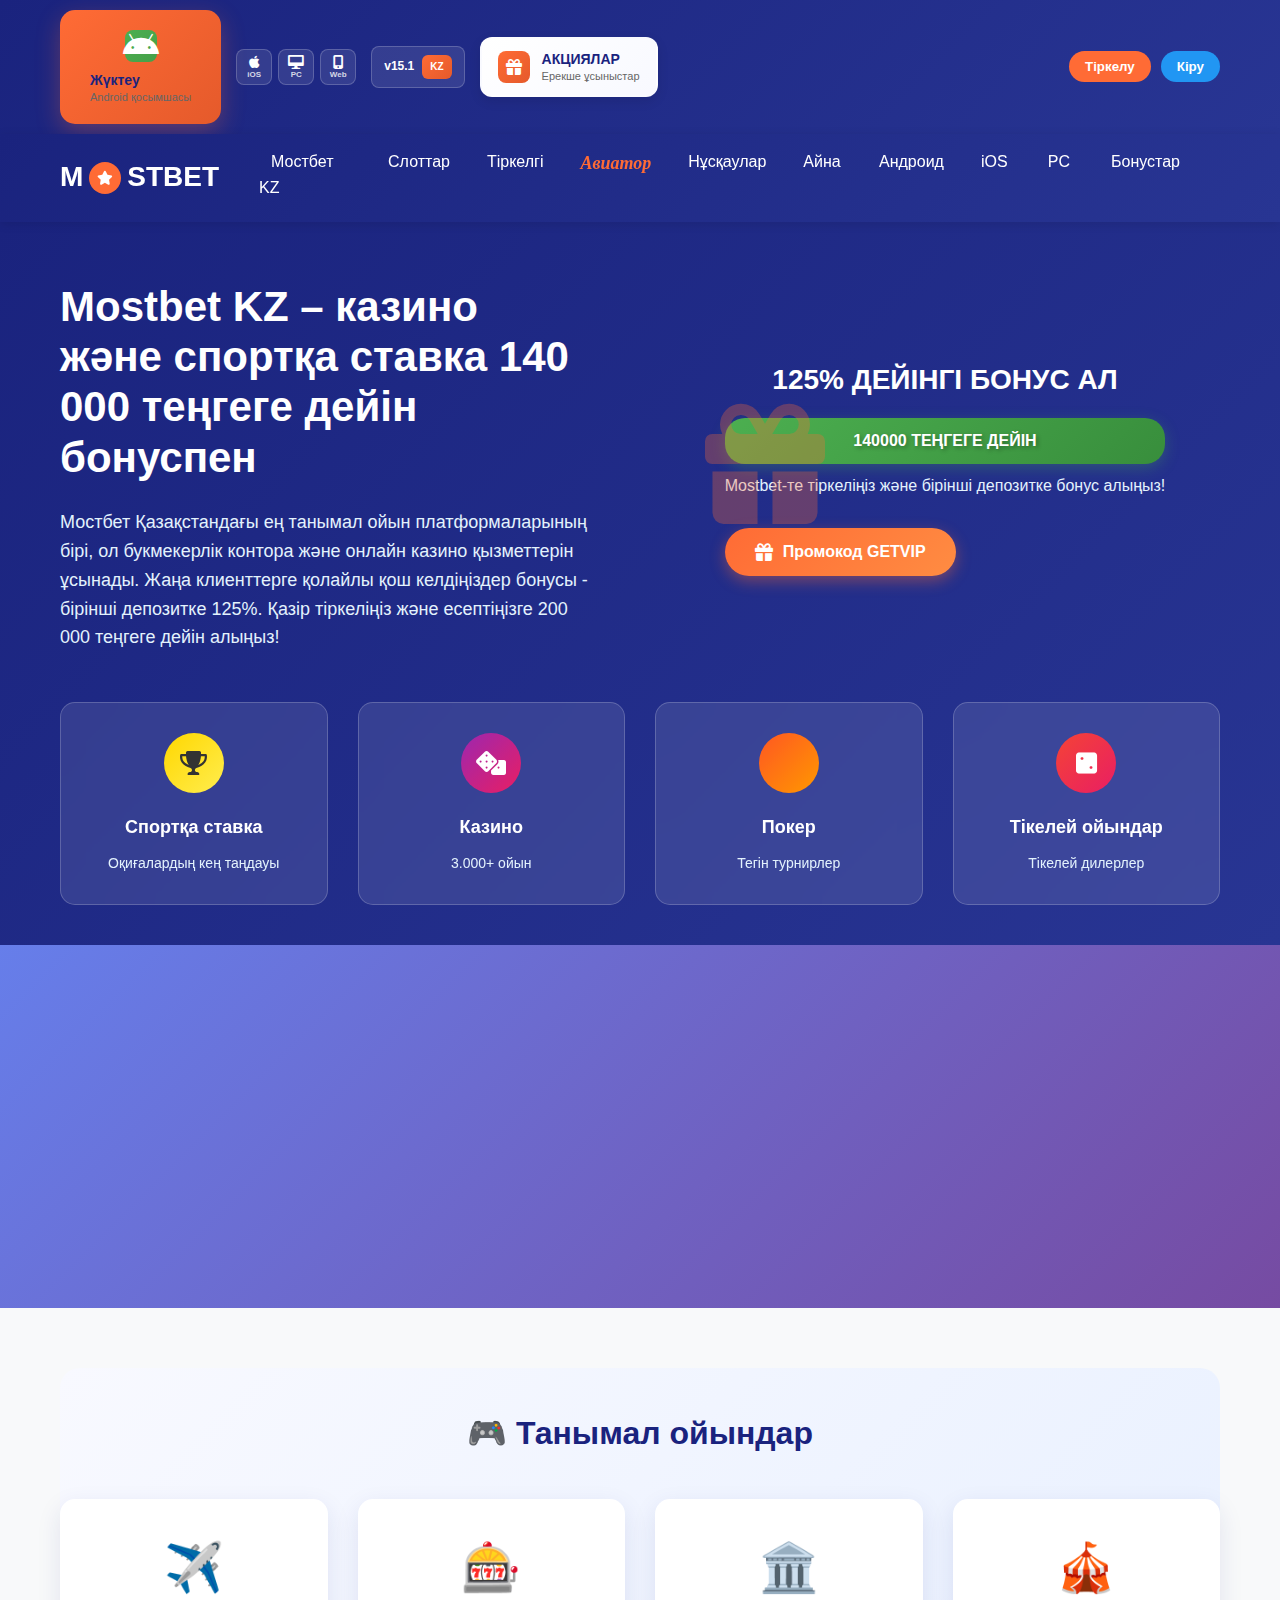
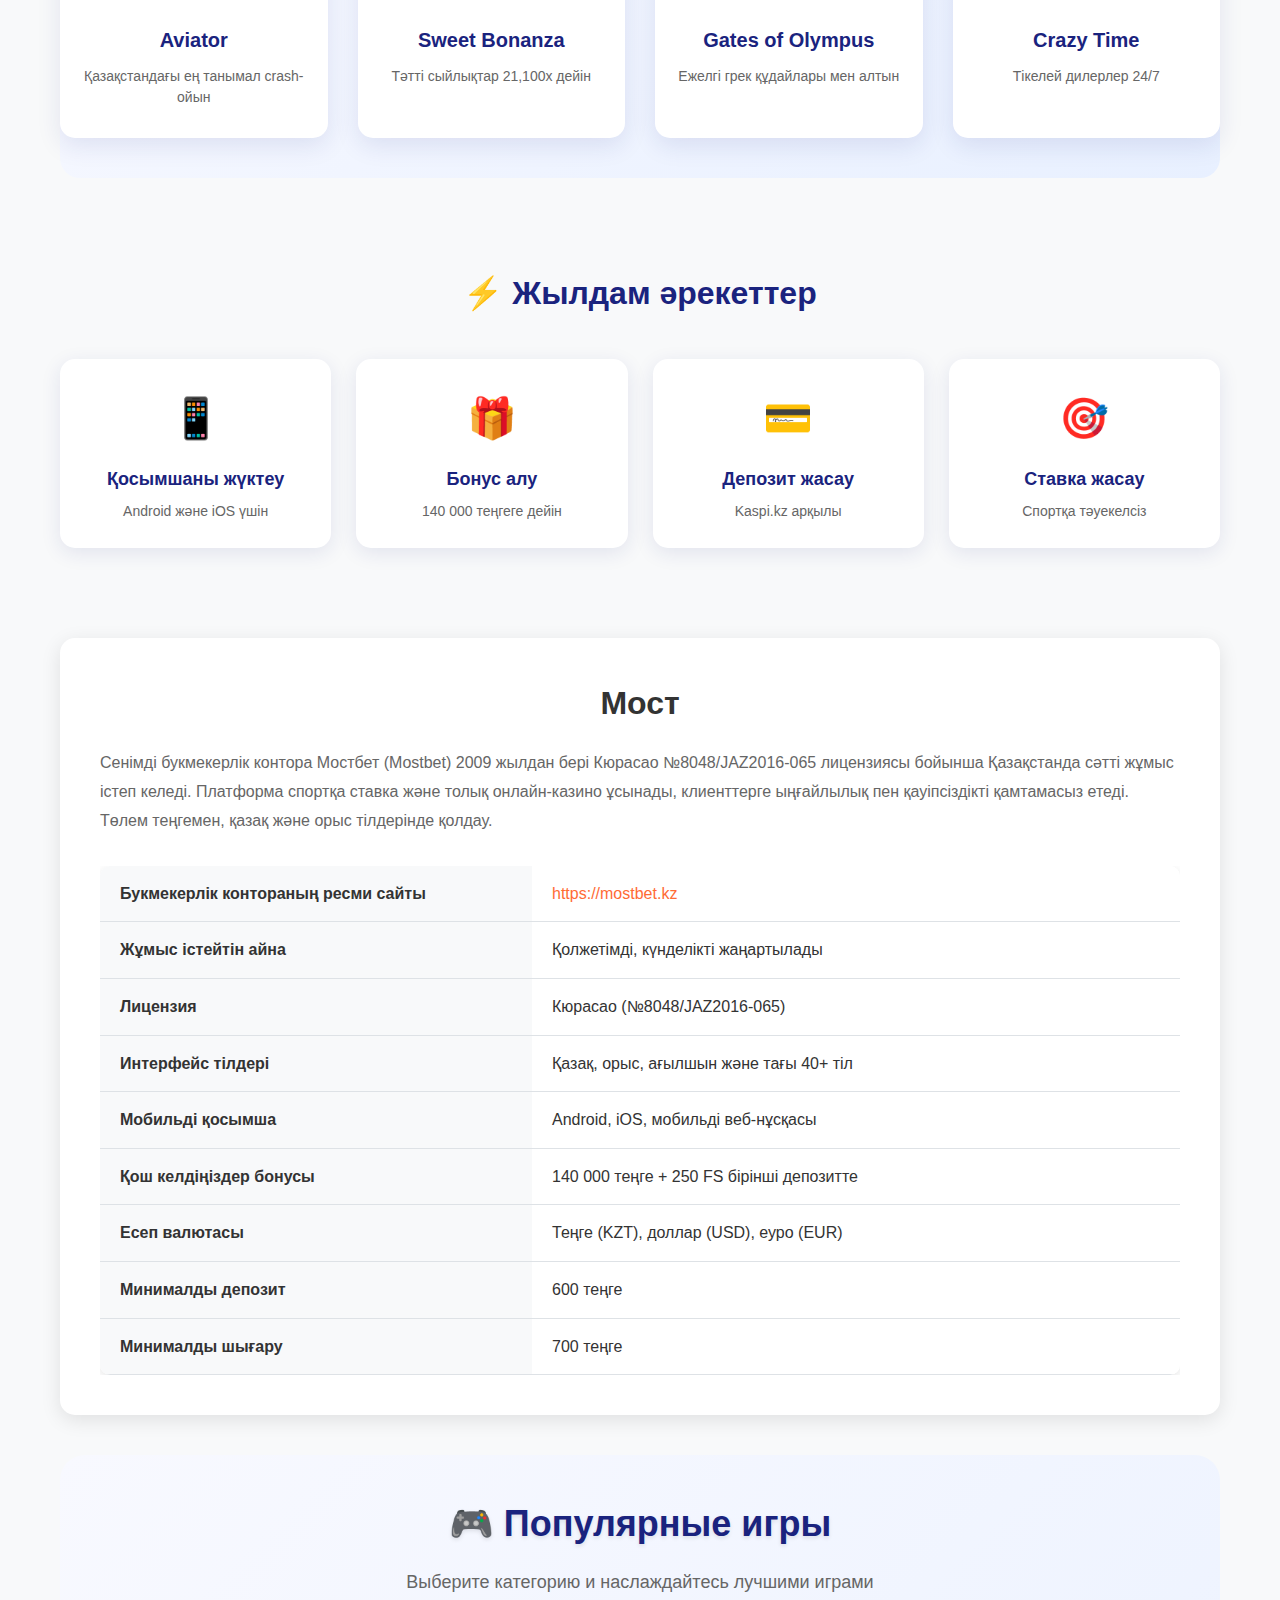
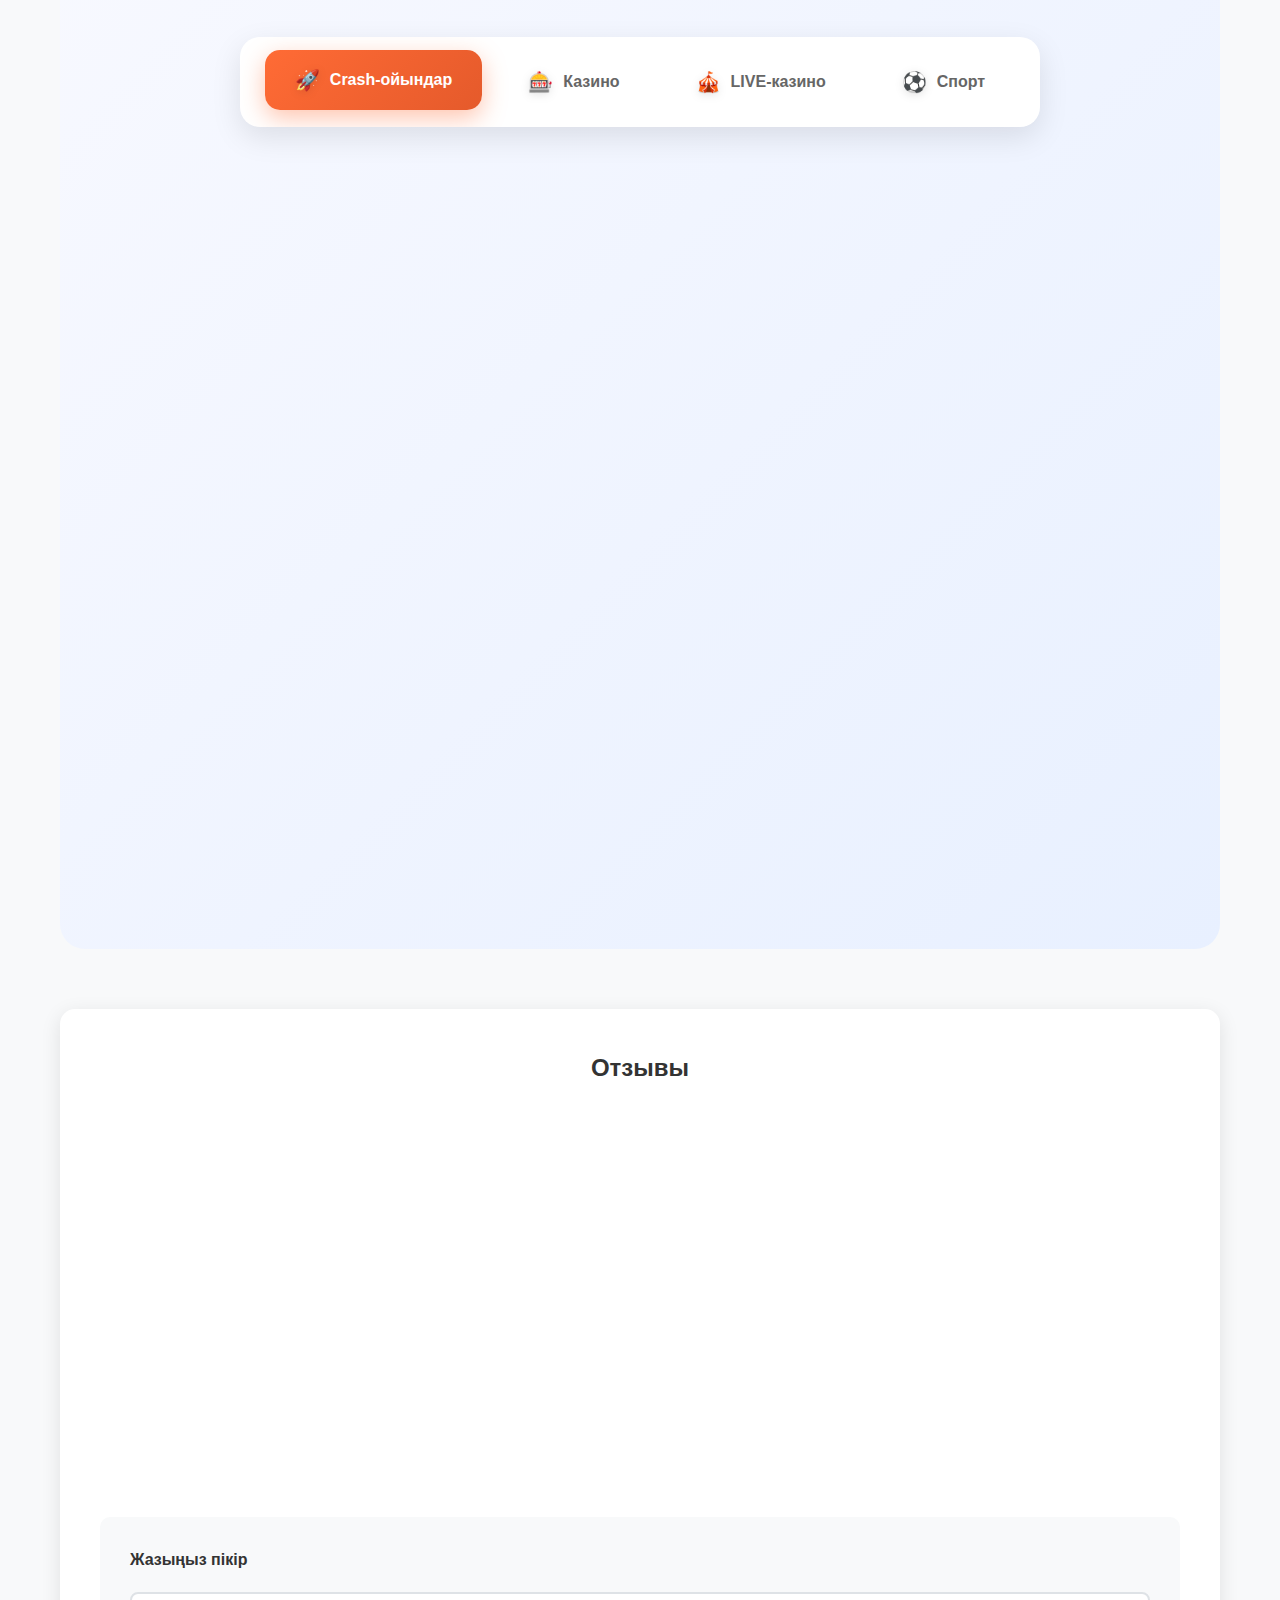
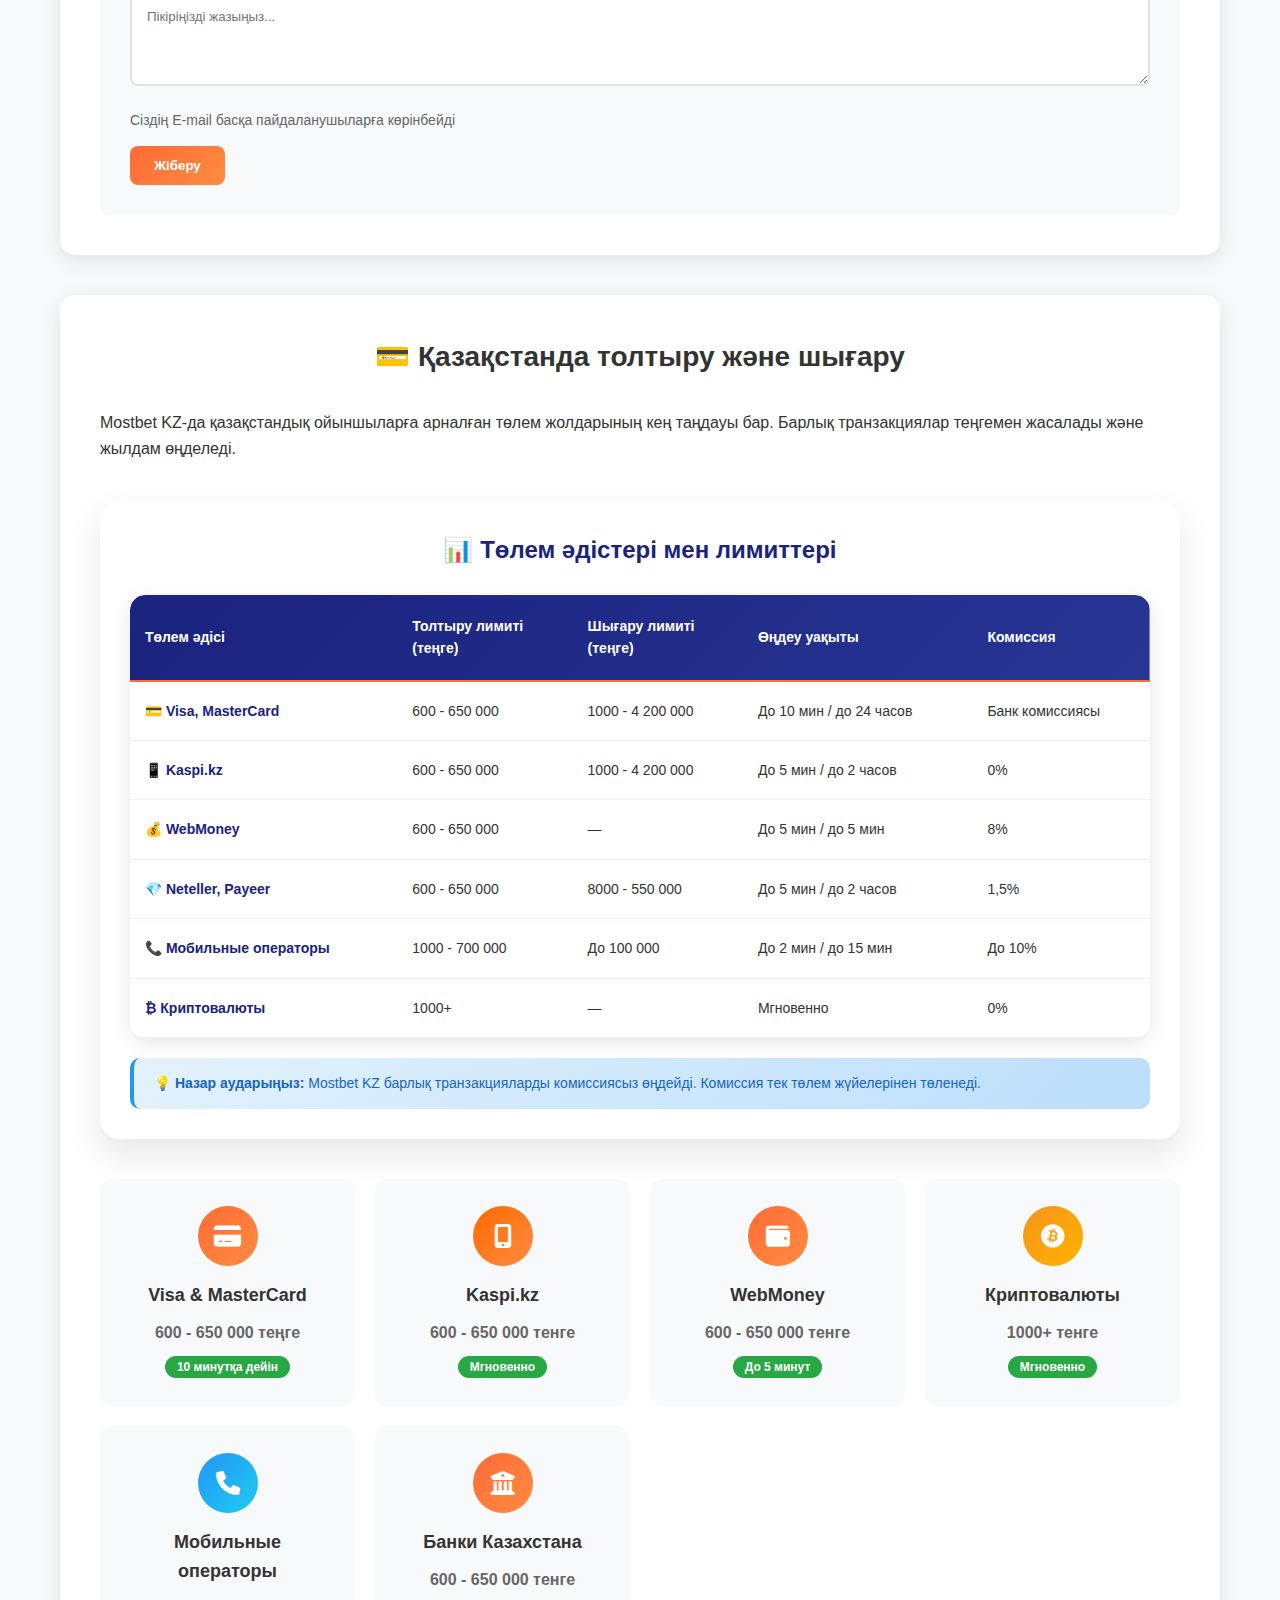
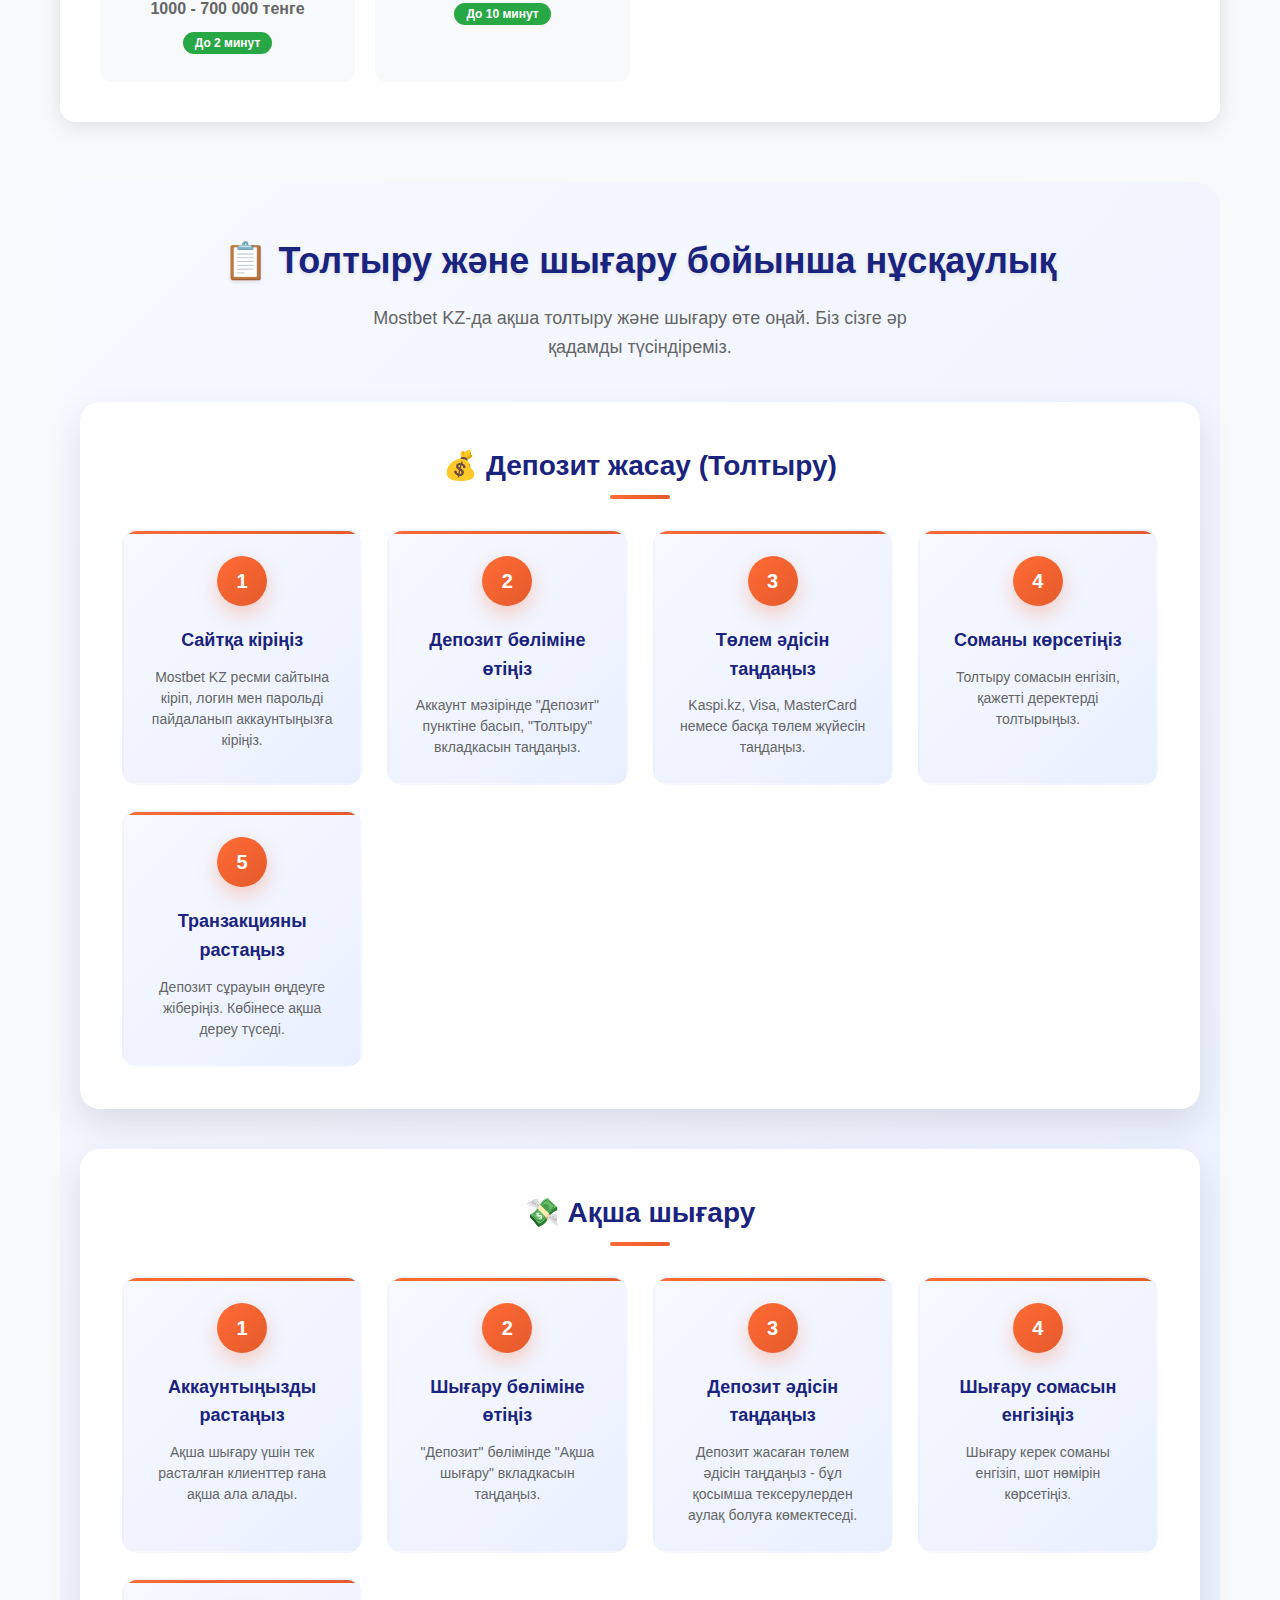
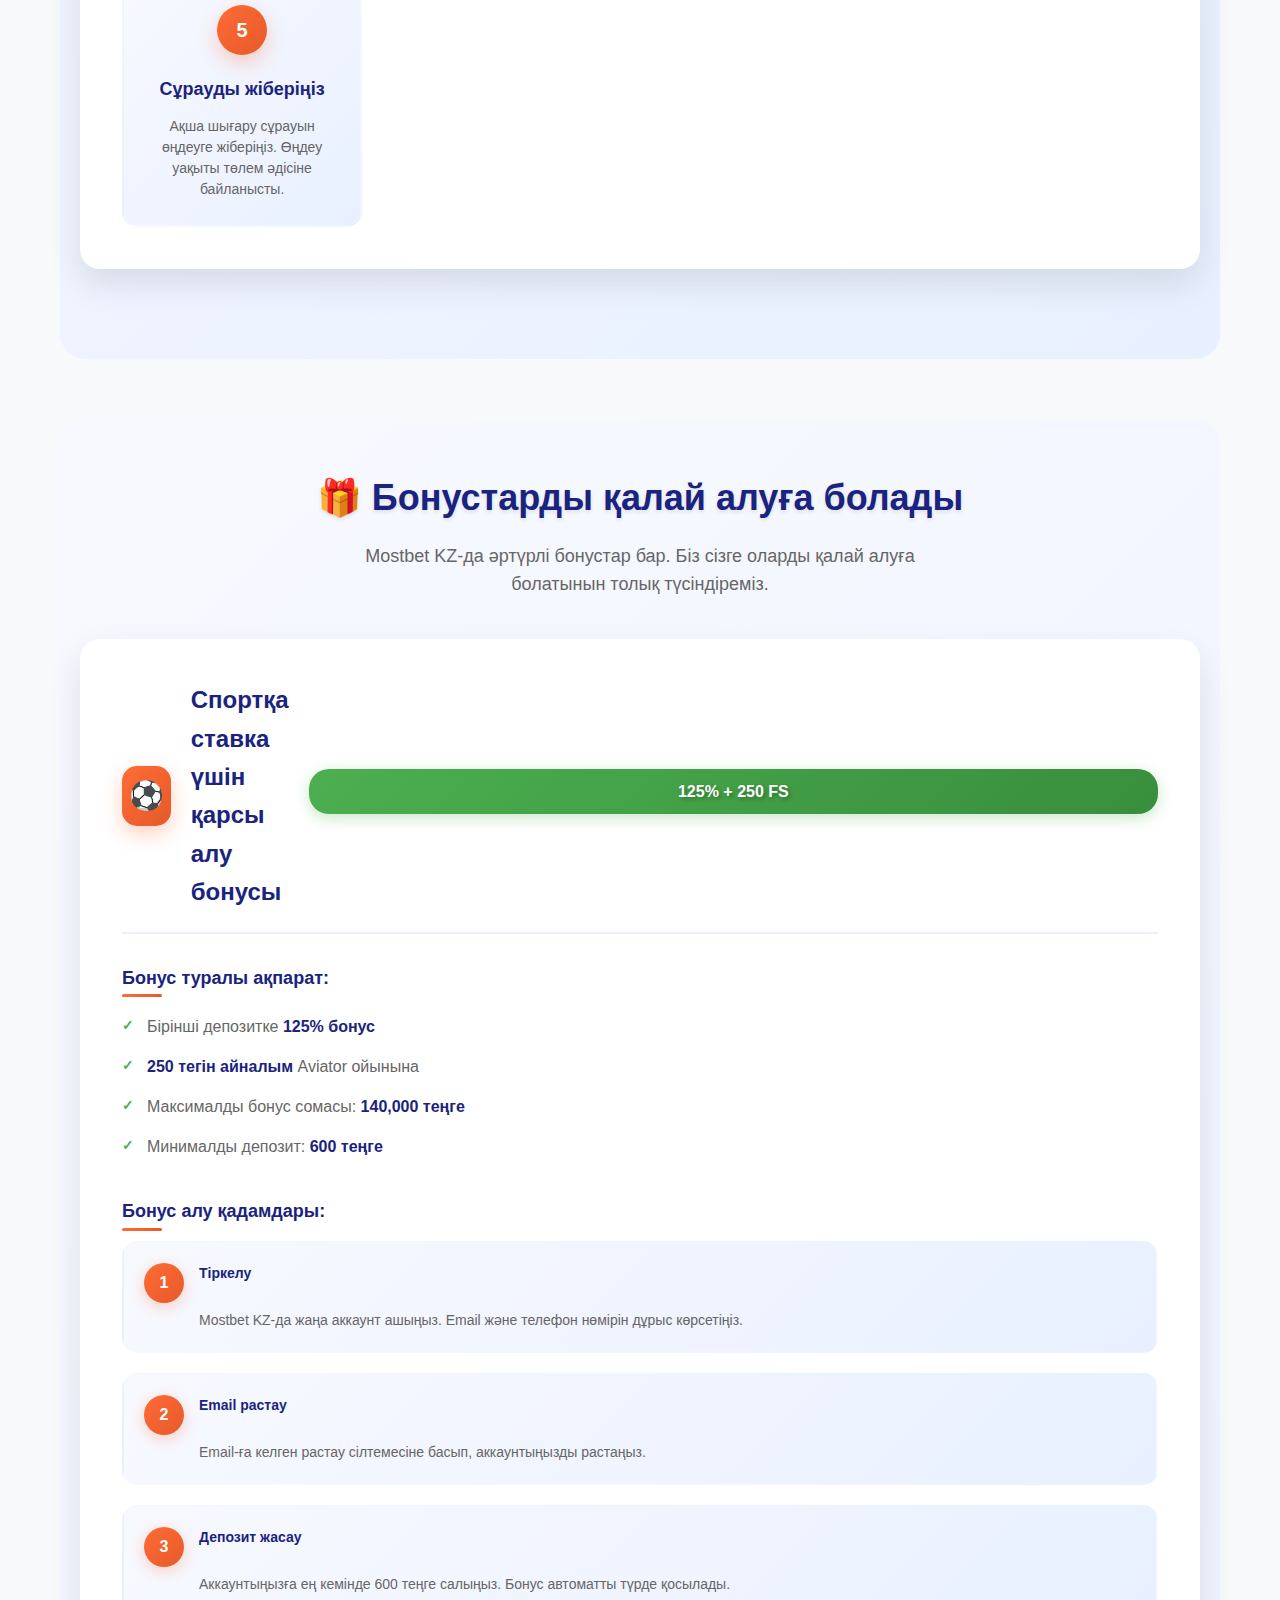
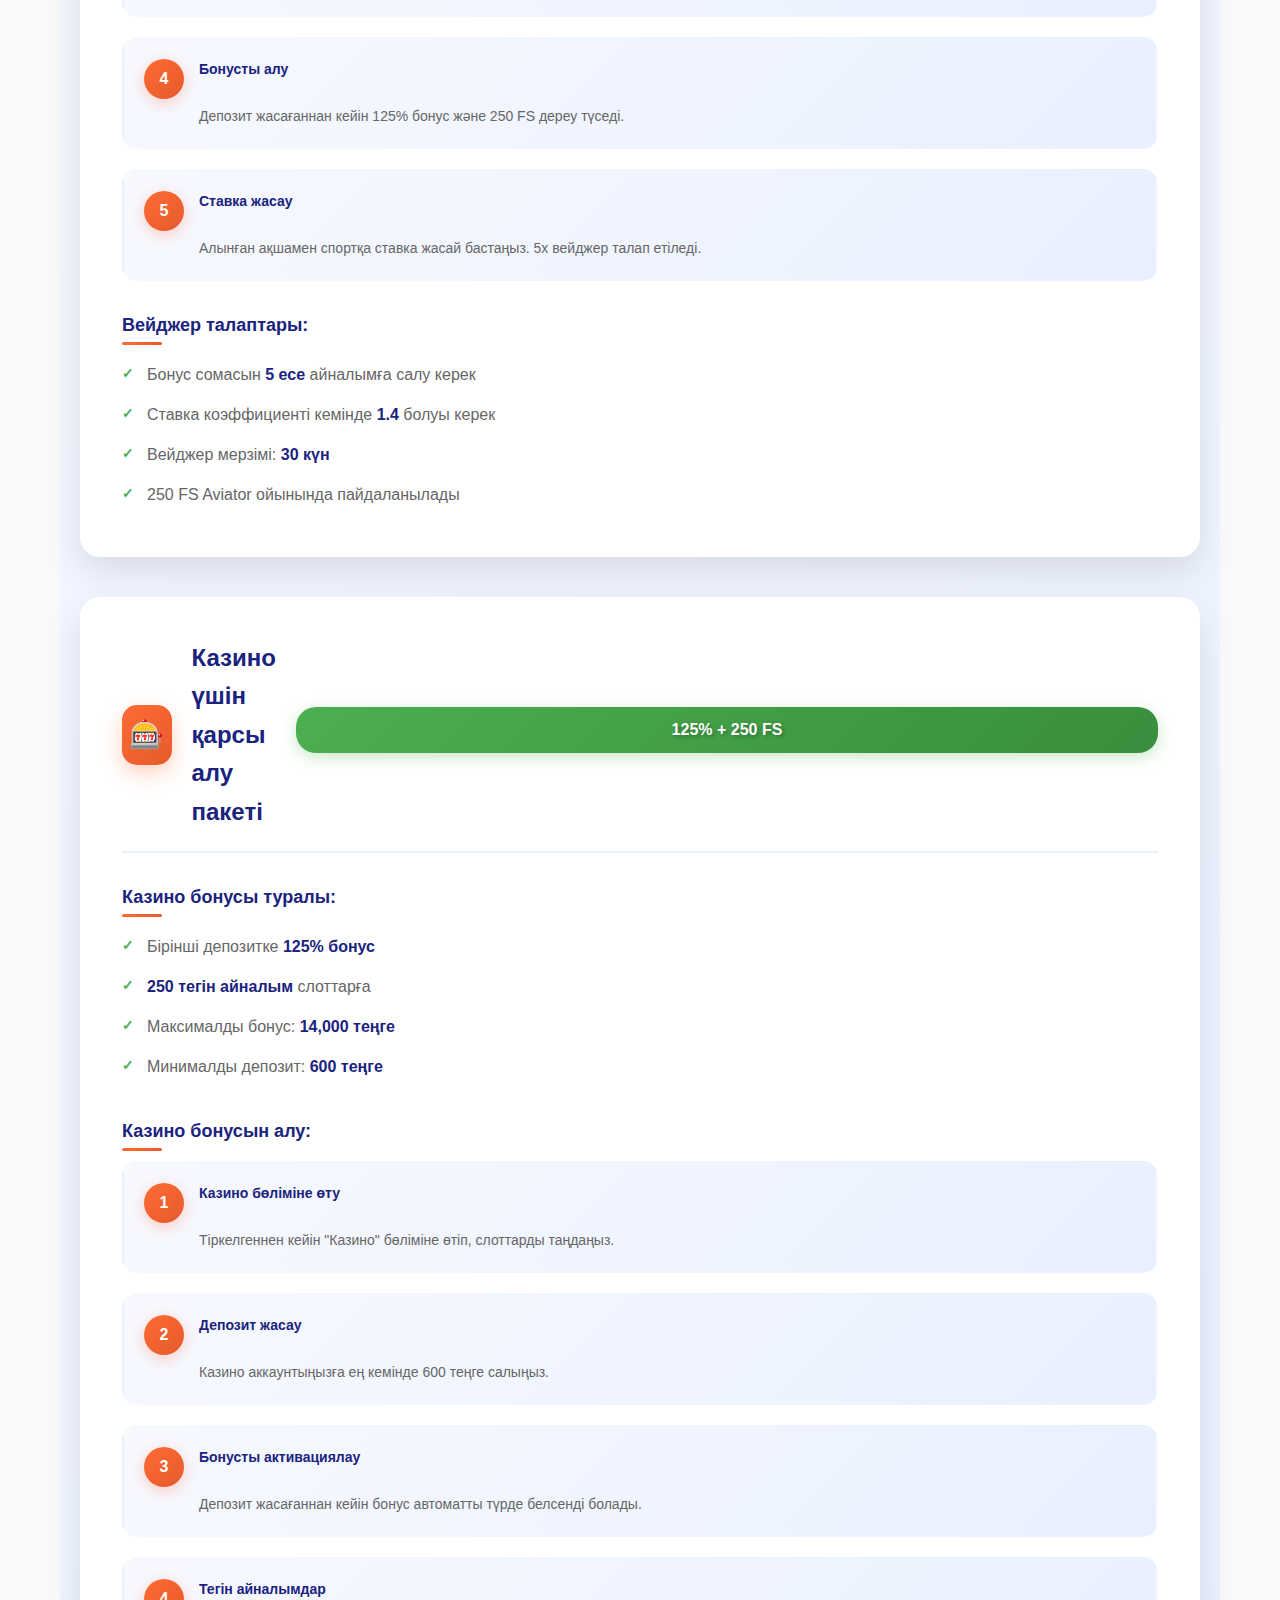
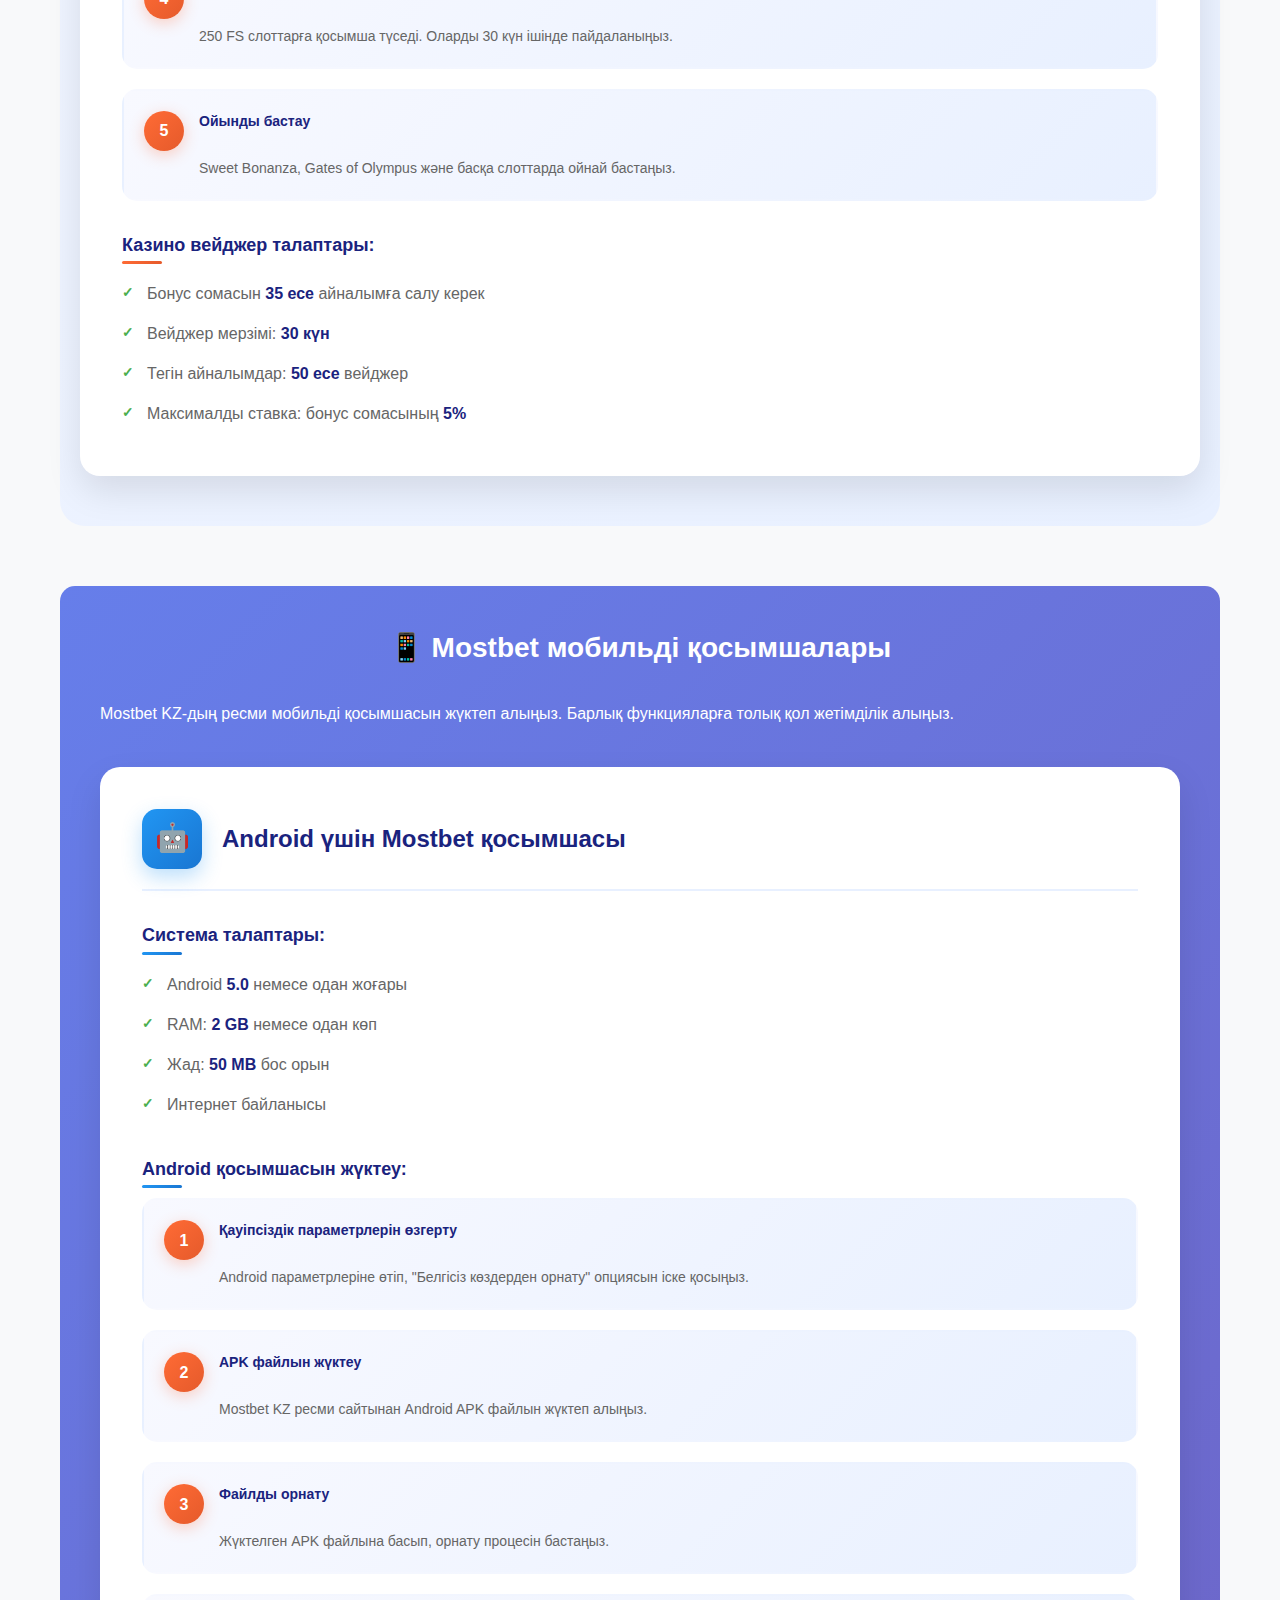
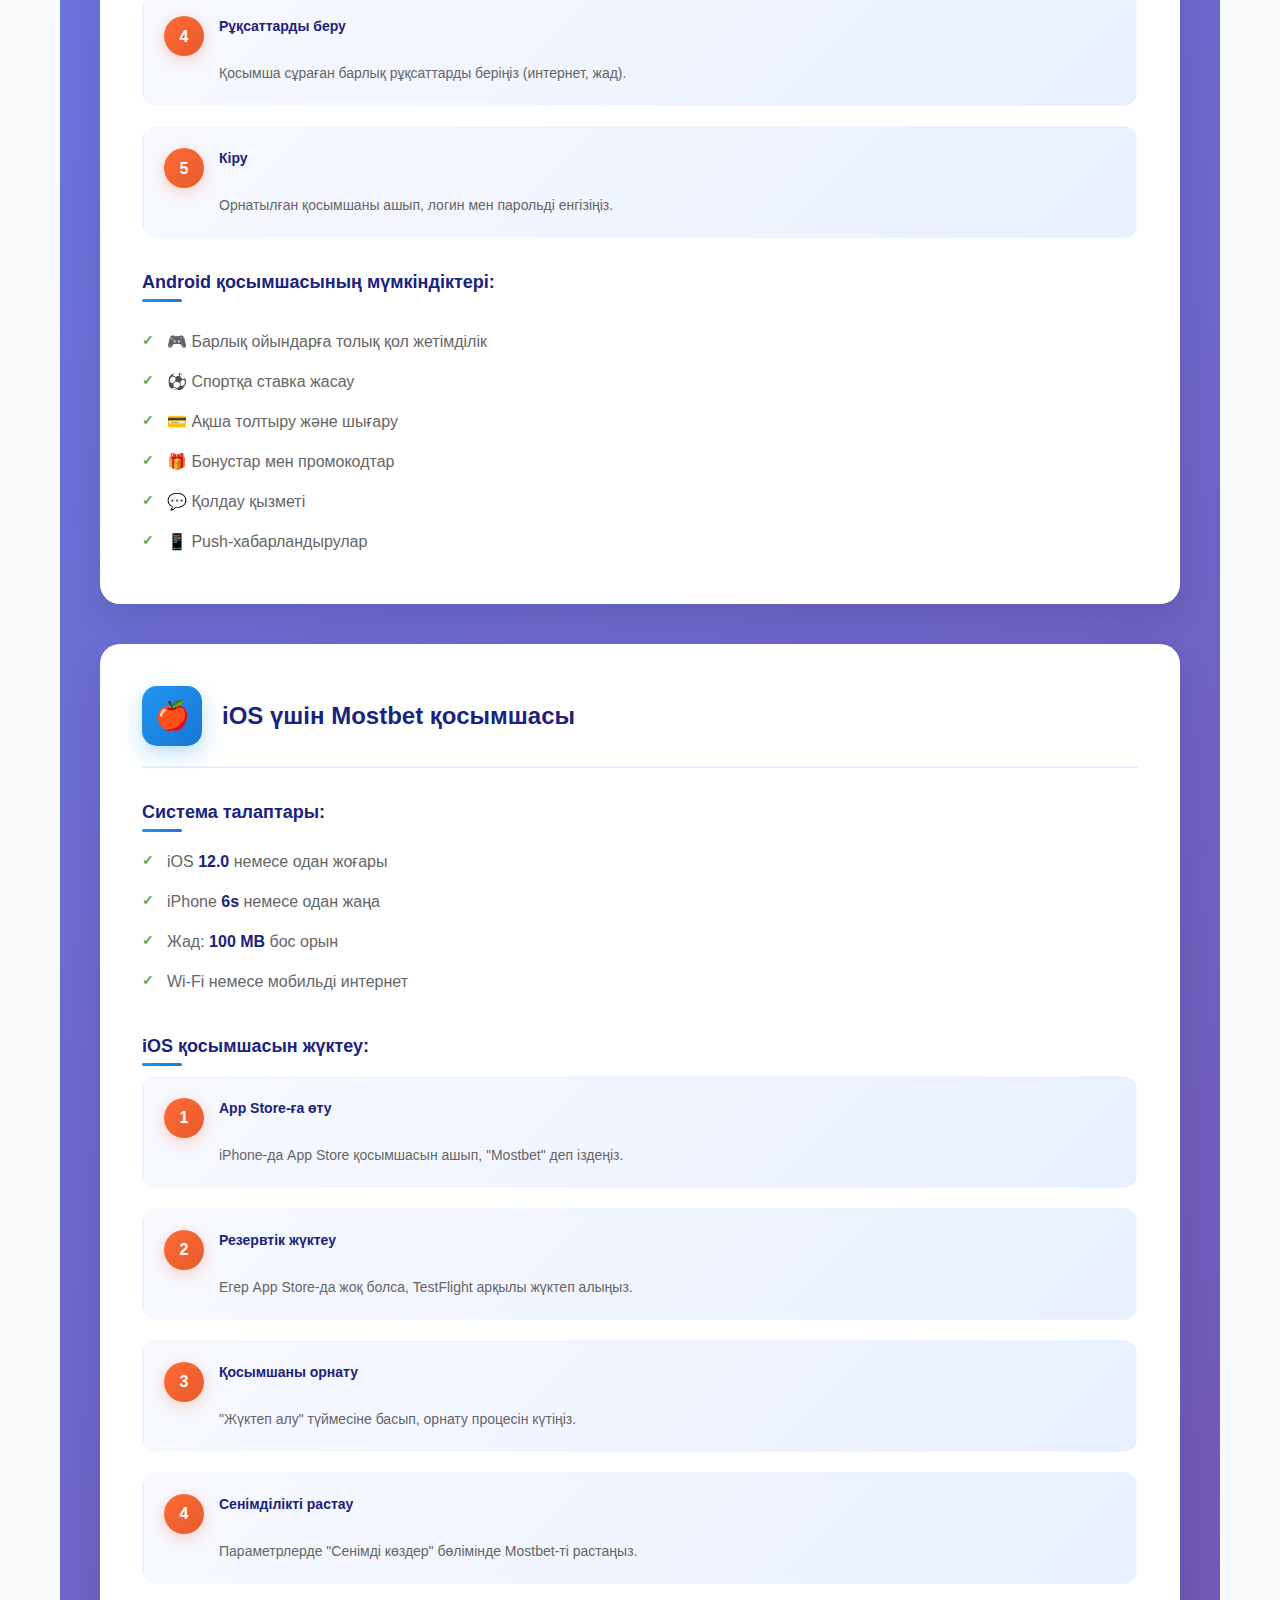
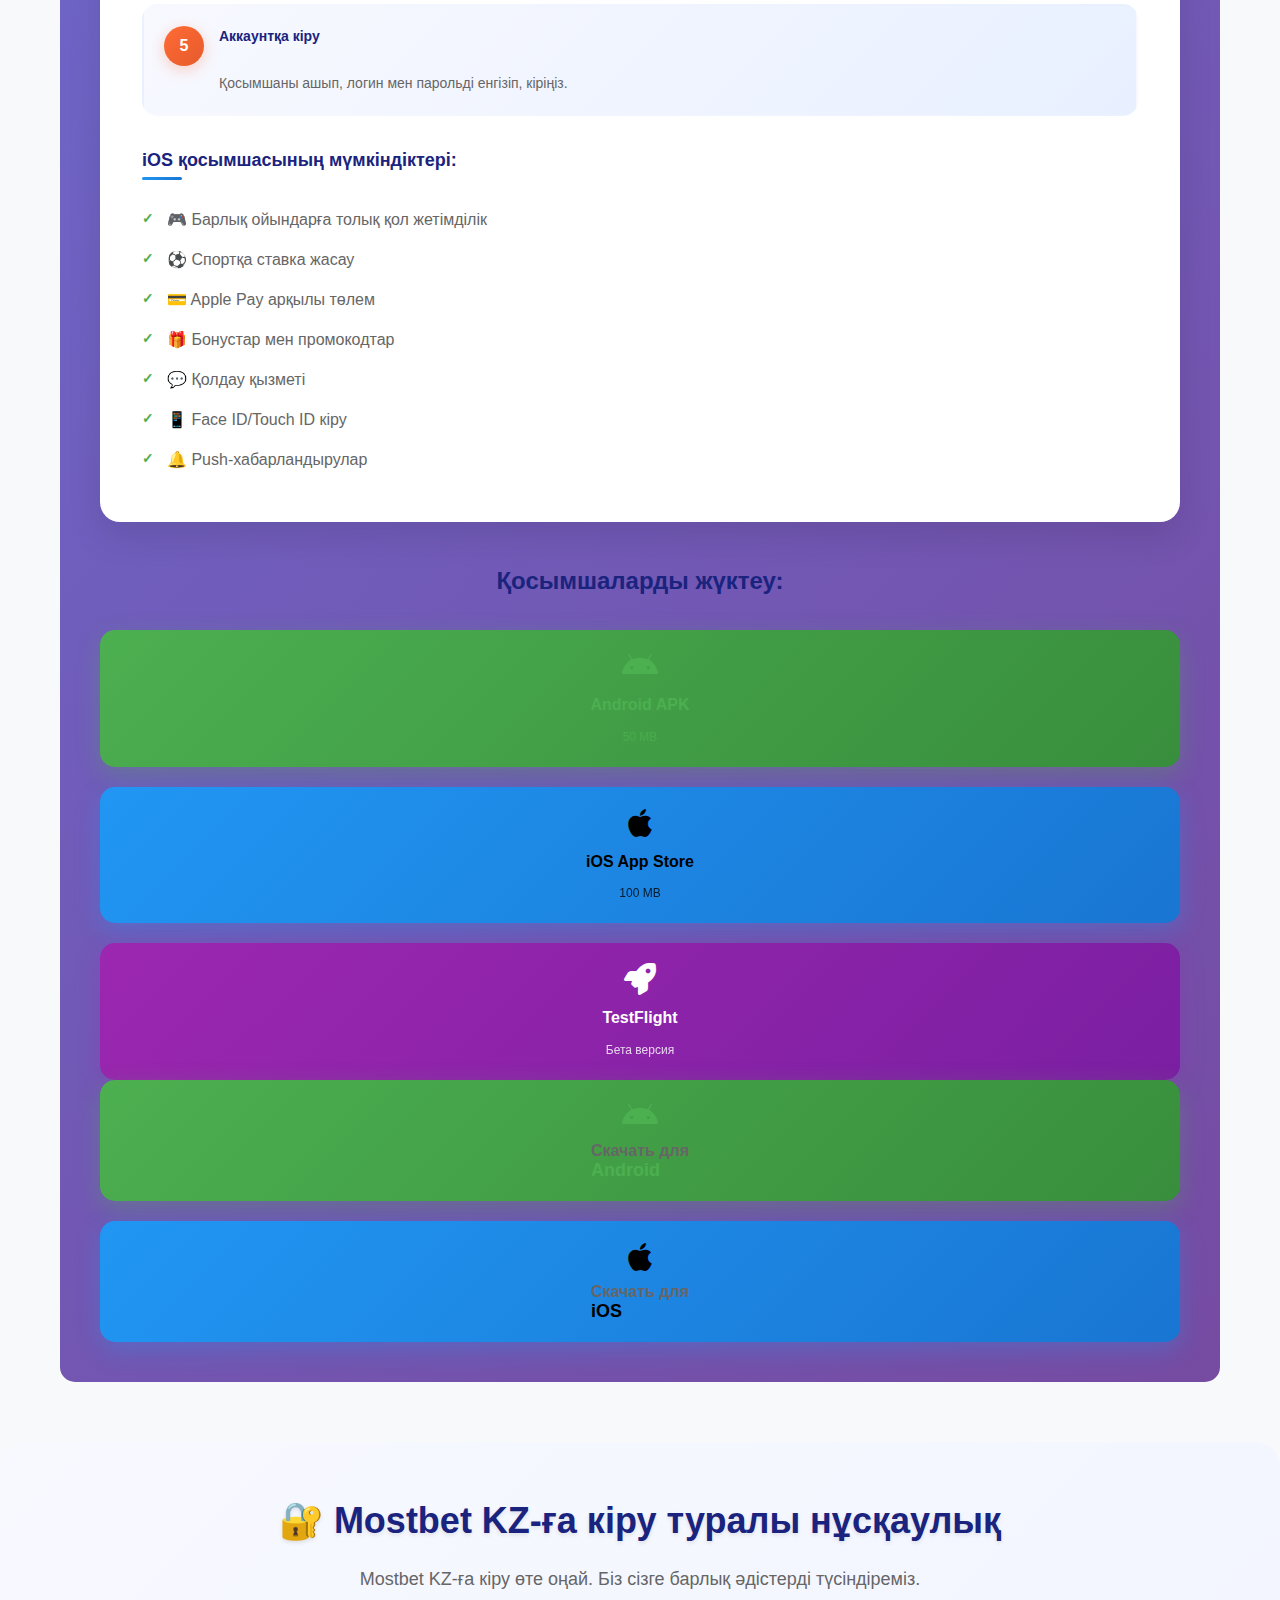
<file: mostbet-template.html>
<!DOCTYPE html>
<html lang="kk">
<head>
    <meta charset="UTF-8">
    <meta name="viewport" content="width=device-width, initial-scale=1.0">
    
    <!-- Primary Meta Tags -->
    <title>Mostbet KZ - Спортқа Ставка Және Онлайн Казино Қазақстанда | 140,000₸ Бонус</title>
    <meta name="title" content="Mostbet KZ - Спортқа Ставка Және Онлайн Казино Қазақстанда | 140,000₸ Бонус">
    <meta name="description" content="⚡ Mostbet KZ - №1 онлайн казино және букмекерлік контора Қазақстанда. 🎁 140,000₸ дейін бонус, Kaspi.kz төлемдері, Aviator, слоттар, live-казино. Curacao лицензиясы.">
    <meta name="keywords" content="mostbet kz, мостбет казахстан, mostbet казино, ставки на спорт, букмекерская контора, онлайн казино, теңге, kaspi, авиатор, crash ойындар, слоттар, live казино, mostbet приложение, мостбет зеркало, бонусы казино">
    <meta name="author" content="Mostbet KZ">
    <meta name="robots" content="index, follow, max-image-preview:large, max-snippet:-1, max-video-preview:-1">
    <meta name="language" content="Kazakh">
    
    <!-- Geo Tags -->
    <meta name="geo.region" content="KZ">
    <meta name="geo.placename" content="Kazakhstan">
    <meta name="geo.position" content="48.0196;66.9237">
    <meta name="ICBM" content="48.0196, 66.9237">
    
    <!-- Open Graph / Facebook -->
    <meta property="og:type" content="website">
    <meta property="og:url" content="https://mostbet.kz/">
    <meta property="og:title" content="Mostbet KZ - Онлайн Казино және Ставкалар | 140,000₸ Бонус">
    <meta property="og:description" content="Қазақстандағы №1 онлайн казино. 3000+ ойын, спортқа ставка, Kaspi төлемдері. 140,000₸ дейін қарсы алу бонусы. Curacao лицензиясы.">
    <meta property="og:image" content="https://mostbet.kz/images/og-image.jpg">
    <meta property="og:locale" content="kk_KZ">
    <meta property="og:site_name" content="Mostbet Kazakhstan">
    
    <!-- Twitter -->
    <meta name="twitter:card" content="summary_large_image">
    <meta name="twitter:url" content="https://mostbet.kz/">
    <meta name="twitter:title" content="Mostbet KZ - Онлайн Казино және Ставкалар | 140,000₸ Бонус">
    <meta name="twitter:description" content="Қазақстандағы №1 онлайн казино. 3000+ ойын, спортқа ставка, Kaspi төлемдері. 140,000₸ дейін қарсы алу бонусы.">
    <meta name="twitter:image" content="https://mostbet.kz/images/twitter-image.jpg">
    
    <!-- Canonical URL -->
    <link rel="canonical" href="https://mostbet.kz/">
    
    <!-- Alternate Languages -->
    <link rel="alternate" hreflang="kk" href="https://mostbet.kz/">
    <link rel="alternate" hreflang="ru" href="https://mostbet.kz/ru/">
    <link rel="alternate" hreflang="en" href="https://mostbet.kz/en/">
    <link rel="alternate" hreflang="x-default" href="https://mostbet.kz/">
    
    <!-- Favicon -->
    <link rel="icon" type="image/x-icon" href="/favicon.ico">
    <link rel="apple-touch-icon" sizes="180x180" href="/apple-touch-icon.png">
    <link rel="icon" type="image/png" sizes="32x32" href="/favicon-32x32.png">
    <link rel="icon" type="image/png" sizes="16x16" href="/favicon-16x16.png">
    
    <!-- Stylesheets -->
    <link rel="stylesheet" href="mostbet-styles.css">
    <link href="https://cdnjs.cloudflare.com/ajax/libs/font-awesome/6.0.0/css/all.min.css" rel="stylesheet">
    
    <!-- Preconnect for Performance -->
    <link rel="preconnect" href="https://fonts.googleapis.com">
    <link rel="preconnect" href="https://cdnjs.cloudflare.com">
    
    <!-- Schema.org Structured Data -->
    <script type="application/ld+json">
    {
        "@context": "https://schema.org",
        "@type": "Organization",
        "name": "Mostbet KZ",
        "url": "https://mostbet.kz",
        "logo": "https://mostbet.kz/images/logo.png",
        "description": "Ресми онлайн казино және букмекерлік контора Қазақстанда",
        "address": {
            "@type": "PostalAddress",
            "addressCountry": "KZ",
            "addressLocality": "Астана"
        },
        "sameAs": [
            "https://t.me/mbkz_bot",
            "https://t.me/mostbetkz_support"
        ],
        "contactPoint": {
            "@type": "ContactPoint",
            "telephone": "+7-700-123-45-67",
            "contactType": "customer service",
            "areaServed": "KZ",
            "availableLanguage": ["Kazakh", "Russian", "English"]
        }
    }
    </script>
    
    <script type="application/ld+json">
    {
        "@context": "https://schema.org",
        "@type": "WebSite",
        "name": "Mostbet KZ",
        "url": "https://mostbet.kz",
        "potentialAction": {
            "@type": "SearchAction",
            "target": "https://mostbet.kz/search?q={search_term_string}",
            "query-input": "required name=search_term_string"
        }
    }
    </script>
    
    <script type="application/ld+json">
    {
        "@context": "https://schema.org",
        "@type": "FAQPage",
        "mainEntity": [
            {
                "@type": "Question",
                "name": "Mostbet KZ заңды компания ма?",
                "acceptedAnswer": {
                    "@type": "Answer",
                    "text": "Иә, Mostbet KZ 2009 жылдан бері халықаралық Curacao лицензиясымен (No.8048/JAZ2016-065) жұмыс істейді. Біз Қазақстанда және басқа елдерде заңды түрде қызмет көрсетеміз."
                }
            },
            {
                "@type": "Question",
                "name": "Минималды депозит қанша?",
                "acceptedAnswer": {
                    "@type": "Answer",
                    "text": "Минималды депозит сомасы 600 теңге. Бұл сома барлық төлем әдістері үшін бірдей. Максималды сома әдіске байланысты 650,000 теңгеге дейін."
                }
            },
            {
                "@type": "Question",
                "name": "Қарсы алу бонусын қалай алуға болады?",
                "acceptedAnswer": {
                    "@type": "Answer",
                    "text": "Тіркелгеннен кейін алғашқы депозит жасаңыз. Бонус автоматты түрде қосылады: спортқа 125% + 250 FS (макс. 140,000 тг) немесе казиноға 125% + 250 FS (макс. 14,000 тг)."
                }
            }
        ]
    }
    </script>
</head>
<body>
    <!-- Верхняя панель -->
    <div class="top-bar">
        <div class="container">
            <div class="top-bar-content">
                <div class="top-bar-left">
                    <button class="download-btn modern-btn">
                        <div class="btn-icon">
                            <i class="fab fa-android"></i>
                        </div>
                        <div class="btn-text">
                            <span class="btn-title">Жүктеу</span>
                            <span class="btn-subtitle">Android қосымшасы</span>
                        </div>
                    </button>
                    
                    <div class="app-platforms">
                        <div class="platform-btn">
                            <i class="fab fa-apple"></i>
                            <span>iOS</span>
                        </div>
                        <div class="platform-btn">
                            <i class="fas fa-desktop"></i>
                            <span>PC</span>
                        </div>
                        <div class="platform-btn">
                            <i class="fas fa-mobile-alt"></i>
                            <span>Web</span>
                        </div>
                    </div>
                    
                    <div class="version-badge">
                        <span class="version-number">v15.1</span>
                        <span class="version-lang">kz</span>
                    </div>
                    
                    <button class="promotions-btn modern-btn">
                        <div class="btn-icon">
                            <i class="fas fa-gift"></i>
                        </div>
                        <div class="btn-text">
                            <span class="btn-title">АКЦИЯЛАР</span>
                            <span class="btn-subtitle">Ерекше ұсыныстар</span>
                        </div>
                    </button>
                </div>
                
                <div class="top-bar-right">
                    <button class="auth-btn register-btn">Тіркелу</button>
                    <button class="auth-btn login-btn">Кіру</button>
                </div>
            </div>
        </div>
    </div>

    <!-- Основная навигация -->
    <header class="main-header">
        <div class="container">
            <div class="header-content">
                <div class="logo">
                    <span class="logo-text">
                        <span class="logo-m">M</span>
                        <span class="logo-o">
                            <i class="fas fa-star"></i>
                        </span>
                        <span class="logo-st">STBET</span>
                    </span>
                </div>
                
                <nav class="main-nav">
                    <ul class="nav-list">
                        <li><a href="https://l1l.pw/r7bxgd/RFEMB_NEW" class="nav-link">Мостбет KZ</a></li>
                        <li><a href="https://l1l.pw/r7bxgd/RFEMB_NEW" class="nav-link">Слоттар</a></li>
                        <li><a href="https://l1l.pw/r7bxgd/RFEMB_NEW" class="nav-link">Тіркелгі</a></li>
                        <li><a href="https://l1l.pw/r7bxgd/RFEMB_NEW" class="nav-link aviator-link">Авиатор</a></li>
                        <li><a href="https://l1l.pw/r7bxgd/RFEMB_NEW" class="nav-link">Нұсқаулар</a></li>
                        <li><a href="https://l1l.pw/r7bxgd/RFEMB_NEW" class="nav-link">Айна</a></li>
                        <li><a href="https://l1l.pw/r7bxgd/RFEMB_NEW" class="nav-link">Андроид</a></li>
                        <li><a href="https://l1l.pw/r7bxgd/RFEMB_NEW" class="nav-link">iOS</a></li>
                        <li><a href="https://l1l.pw/r7bxgd/RFEMB_NEW" class="nav-link">PC</a></li>
                        <li><a href="https://l1l.pw/r7bxgd/RFEMB_NEW" class="nav-link">Бонустар</a></li>
                    </ul>
                </nav>

                <div class="header-actions">
                    <button class="mobile-menu-toggle">
                        <i class="fas fa-bars"></i>
                    </button>
                </div>
            </div>
        </div>
    </header>

    <!-- Главный баннер -->
    <section class="main-banner">
        <div class="container">
            <div class="banner-content">
                <div class="banner-left">
                    <h1 class="banner-title">Mostbet KZ – казино және спортқа ставка 140 000 теңгеге дейін бонуспен</h1>
                    <p class="banner-description">
                        Мостбет Қазақстандағы ең танымал ойын платформаларының бірі, ол букмекерлік контора және онлайн казино қызметтерін ұсынады. Жаңа клиенттерге қолайлы қош келдіңіздер бонусы - бірінші депозитке 125%. Қазір тіркеліңіз және есептіңізге 200 000 теңгеге дейін алыңыз!
                    </p>
                </div>
                
                <div class="banner-right">
                    <div class="bonus-section">
                        <h2 class="bonus-title">125% ДЕЙІНГІ БОНУС АЛ</h2>
                        <div class="bonus-amount">140000 ТЕҢГЕГЕ ДЕЙІН</div>
                        <p class="bonus-description">Mostbet-те тіркеліңіз және бірінші депозитке бонус алыңыз!</p>
                        
                        <div class="gift-box">
                            <i class="fas fa-gift"></i>
                        </div>
                        
                        <button class="promo-code-btn">
                            <i class="fas fa-gift"></i>
                            <span>Промокод GETVIP</span>
                        </button>
                    </div>
                </div>
            </div>
            
            <!-- Блоки с функциями -->
            <div class="features-highlights">
                <div class="feature-block">
                    <div class="feature-icon">
                        <i class="fas fa-trophy"></i>
                    </div>
                    <h4>Спортқа ставка</h4>
                    <p>Оқиғалардың кең таңдауы</p>
                </div>
                
                <div class="feature-block">
                    <div class="feature-icon casino">
                        <i class="fas fa-dice"></i>
                    </div>
                    <h4>Казино</h4>
                    <p>3.000+ ойын</p>
                </div>
                
                <div class="feature-block">
                    <div class="feature-icon poker">
                        <i class="fas fa-spade"></i>
                    </div>
                    <h4>Покер</h4>
                    <p>Тегін турнирлер</p>
                </div>
                
                <div class="feature-block">
                    <div class="feature-icon live">
                        <i class="fas fa-dice-two"></i>
                    </div>
                    <h4>Тікелей ойындар</h4>
                    <p>Тікелей дилерлер</p>
                </div>
            </div>
        </div>
    </section>

    <!-- Дополнительные промо-блоки -->
    <section class="promo-section">
        <div class="container">
            <div class="promo-grid">
                <div class="promo-card promo-main">
                    <div class="promo-badge">ПРОМОАКЦИЯ</div>
                    <h3>Тәуекелсіз Ставка</h3>
                    <p>Таңдалған матчтарда тәуекелсіз ставка жасаңыз! Жеңіңіз немесе жеңілсеңіз 100% ставканы қайтарыңыз!</p>
                    <button class="btn btn-promo">Ойнау</button>
                </div>

                <div class="promo-card promo-bonus">
                    <h3>Бірінші депозитке бонус</h3>
                    <p>Депозитке 150% + 250 тегін айналым алыңыз</p>
                    <button class="btn btn-bonus">Тіркелу!</button>
                </div>

                <div class="promo-card promo-deposit">
                    <div class="deposit-badge">200% 600$</div>
                    <h3>БІРІНШІ ДЕПОЗИТКЕ</h3>
                    <div class="promo-code">
                        <span>GAMES25</span>
                    </div>
                    <button class="btn btn-deposit">АЛУ</button>
                </div>
            </div>
        </div>
    </section>

    <!-- Основной контент -->
    <main class="main-content">
        <div class="container">
            <!-- Популярные игры -->
            <section class="popular-games-section">
                <h2>🎮 Танымал ойындар</h2>
                <div class="popular-games-grid">
                    <div class="popular-game-card">
                        <div class="game-icon">✈️</div>
                        <h3>Aviator</h3>
                        <p>Қазақстандағы ең танымал crash-ойын</p>
                    </div>
                    <div class="popular-game-card">
                        <div class="game-icon">🎰</div>
                        <h3>Sweet Bonanza</h3>
                        <p>Тәтті сыйлықтар 21,100x дейін</p>
                    </div>
                    <div class="popular-game-card">
                        <div class="game-icon">🏛️</div>
                        <h3>Gates of Olympus</h3>
                        <p>Ежелгі грек құдайлары мен алтын</p>
                    </div>
                    <div class="popular-game-card">
                        <div class="game-icon">🎪</div>
                        <h3>Crazy Time</h3>
                        <p>Тікелей дилерлер 24/7</p>
                    </div>
                </div>
            </section>

            <!-- Быстрые действия -->
            <section class="quick-actions-section">
                <h2>⚡ Жылдам әрекеттер</h2>
                <div class="quick-actions-grid">
                    <a href="https://l1l.pw/r7bxgd/RFEMB_NEW" class="quick-action-card">
                        <div class="action-icon">📱</div>
                        <h3>Қосымшаны жүктеу</h3>
                        <p>Android және iOS үшін</p>
                    </a>
                    <a href="https://l1l.pw/r7bxgd/RFEMB_NEW" class="quick-action-card">
                        <div class="action-icon">🎁</div>
                        <h3>Бонус алу</h3>
                        <p>140 000 теңгеге дейін</p>
                    </a>
                    <a href="https://l1l.pw/r7bxgd/RFEMB_NEW" class="quick-action-card">
                        <div class="action-icon">💳</div>
                        <h3>Депозит жасау</h3>
                        <p>Kaspi.kz арқылы</p>
                    </a>
                    <a href="https://l1l.pw/r7bxgd/RFEMB_NEW" class="quick-action-card">
                        <div class="action-icon">🎯</div>
                        <h3>Ставка жасау</h3>
                        <p>Спортқа тәуекелсіз</p>
                    </a>
                </div>
            </section>

            <!-- Описание -->
            <section class="description-section">
                <h1>Мостбет KZ – Онлайн Казино Mostbet және Қазақстандағы Букмекерлік Контора</h1>
                
                <p>Сенімді букмекерлік контора Мостбет (Mostbet) 2009 жылдан бері Кюрасао №8048/JAZ2016-065 лицензиясы бойынша Қазақстанда сәтті жұмыс істеп келеді. Платформа спортқа ставка және толық онлайн-казино ұсынады, клиенттерге ыңғайлылық пен қауіпсіздікті қамтамасыз етеді. Төлем теңгемен, қазақ және орыс тілдерінде қолдау.</p>

                <!-- Таблица характеристик -->
                <div class="features-table">
                    <table>
                        <tr>
                            <td>Букмекерлік контораның ресми сайты</td>
                            <td><a href="https://l1l.pw/r7bxgd/RFEMB_NEW">https://mostbet.kz</a></td>
                        </tr>
                        <tr>
                            <td>Жұмыс істейтін айна</td>
                            <td>Қолжетімді, күнделікті жаңартылады</td>
                        </tr>
                        <tr>
                            <td>Лицензия</td>
                            <td>Кюрасао (№8048/JAZ2016-065)</td>
                        </tr>
                        <tr>
                            <td>Интерфейс тілдері</td>
                            <td>Қазақ, орыс, ағылшын және тағы 40+ тіл</td>
                        </tr>
                        <tr>
                            <td>Мобильді қосымша</td>
                            <td>Android, iOS, мобильді веб-нұсқасы</td>
                        </tr>
                        <tr>
                            <td>Қош келдіңіздер бонусы</td>
                            <td>140 000 теңге + 250 FS бірінші депозитте</td>
                        </tr>
                        <tr>
                            <td>Есеп валютасы</td>
                            <td>Теңге (KZT), доллар (USD), еуро (EUR)</td>
                        </tr>
                        <tr>
                            <td>Минималды депозит</td>
                            <td>600 теңге</td>
                        </tr>
                        <tr>
                            <td>Минималды шығару</td>
                            <td>700 теңге</td>
                        </tr>
                    </table>
                </div>
            </section>

            <!-- Игровые секции -->
            <section class="games-section">
                <div class="games-header">
                    <h2>🎮 Популярные игры</h2>
                    <p>Выберите категорию и наслаждайтесь лучшими играми</p>
                </div>
                
                <div class="games-tabs">
                    <button class="tab-btn active" data-tab="crash">
                        <span class="tab-icon">🚀</span>
                        <span class="tab-text">Crash-ойындар</span>
                    </button>
                    <button class="tab-btn" data-tab="casino">
                        <span class="tab-icon">🎰</span>
                        <span class="tab-text">Казино</span>
                    </button>
                    <button class="tab-btn" data-tab="live">
                        <span class="tab-icon">🎪</span>
                        <span class="tab-text">LIVE-казино</span>
                    </button>
                    <button class="tab-btn" data-tab="sports">
                        <span class="tab-icon">⚽</span>
                        <span class="tab-text">Спорт</span>
                    </button>
                </div>

                <div class="tab-content active" id="crash">
                    <div class="games-grid">
                        <div class="game-card">
                            <div class="game-icon aviator">
                                <div class="icon-bg"></div>
                                <span class="game-emoji">✈️</span>
                            </div>
                            <div class="game-info">
                                <h4>Aviator</h4>
                                <p>Қазақстандағы ең танымал crash-ойын</p>
                                <div class="game-stats">
                                    <span class="stat">🔥 Популярное</span>
                                    <span class="stat">💰 До 1000x</span>
                                </div>
                            </div>
                            <button class="game-btn">Ойнау</button>
                        </div>
                        <div class="game-card">
                            <div class="game-icon jetx">
                                <div class="icon-bg"></div>
                                <span class="game-emoji">🚀</span>
                            </div>
                            <div class="game-info">
                                <h4>JetX</h4>
                                <p>Жоғары коэффициенттер 1000х дейін</p>
                                <div class="game-stats">
                                    <span class="stat">⚡ Быстро</span>
                                    <span class="stat">🎯 Высокие коэф.</span>
                                </div>
                            </div>
                            <button class="game-btn">Ойнау</button>
                        </div>
                        <div class="game-card">
                            <div class="game-icon luckyjet">
                                <div class="icon-bg"></div>
                                <span class="game-emoji">🍀</span>
                            </div>
                            <div class="game-info">
                                <h4>Lucky Jet</h4>
                                <p>Авиациялық тақырып үлкен ұтыстармен</p>
                                <div class="game-stats">
                                    <span class="stat">🍀 Удача</span>
                                    <span class="stat">💎 Большие выигрыши</span>
                                </div>
                            </div>
                            <button class="game-btn">Ойнау</button>
                        </div>
                        <div class="game-card">
                            <div class="game-icon penalty">
                                <div class="icon-bg"></div>
                                <span class="game-emoji">⚽</span>
                            </div>
                            <div class="game-info">
                                <h4>Penalty Shoot-out</h4>
                                <p>Футбол тақырыбы тікелей ставкалармен</p>
                                <div class="game-stats">
                                    <span class="stat">⚽ Футбол</span>
                                    <span class="stat">🎯 Ставки</span>
                                </div>
                            </div>
                            <button class="game-btn">Ойнау</button>
                        </div>
                    </div>
                </div>

                <div class="tab-content" id="casino">
                    <div class="games-grid">
                        <div class="game-card">
                            <div class="game-icon sweet">
                                <div class="icon-bg"></div>
                                <span class="game-emoji">🍭</span>
                            </div>
                            <div class="game-info">
                                <h4>Sweet Bonanza</h4>
                                <p>Тәтті сыйлықтар 21,100x дейін</p>
                                <div class="game-stats">
                                    <span class="stat">🍭 Сладости</span>
                                    <span class="stat">💰 До 21,100x</span>
                                </div>
                            </div>
                            <button class="game-btn">Ойнау</button>
                        </div>
                        <div class="game-card">
                            <div class="game-icon gates">
                                <div class="icon-bg"></div>
                                <span class="game-emoji">🏛️</span>
                            </div>
                            <div class="game-info">
                                <h4>Gates of Olympus</h4>
                                <p>Ежелгі грек құдайлары мен алтын</p>
                                <div class="game-stats">
                                    <span class="stat">⚡ Молнии</span>
                                    <span class="stat">🏆 Олимп</span>
                                </div>
                            </div>
                            <button class="game-btn">Ойнау</button>
                        </div>
                        <div class="game-card">
                            <div class="game-icon royal">
                                <div class="icon-bg"></div>
                                <span class="game-emoji">👑</span>
                            </div>
                            <div class="game-info">
                                <h4>Royal Coins</h4>
                                <p>Корольдік сыйлықтар мен қазына</p>
                                <div class="game-stats">
                                    <span class="stat">👑 Королевство</span>
                                    <span class="stat">💰 Монеты</span>
                                </div>
                            </div>
                            <button class="game-btn">Ойнау</button>
                        </div>
                        <div class="game-card">
                            <div class="game-icon aviatrix">
                                <div class="icon-bg"></div>
                                <span class="game-emoji">✈️</span>
                            </div>
                            <div class="game-info">
                                <h4>Aviatrix</h4>
                                <p>Жаңа авиациялық ойын тәжірибесі</p>
                                <div class="game-stats">
                                    <span class="stat">✈️ Авиация</span>
                                    <span class="stat">🆕 Новинка</span>
                                </div>
                            </div>
                            <button class="game-btn">Ойнау</button>
                        </div>
                    </div>
                </div>

                <div class="tab-content" id="live">
                    <div class="games-grid">
                        <div class="game-card">
                            <div class="game-icon crazy">
                                <div class="icon-bg"></div>
                                <span class="game-emoji">🎪</span>
                            </div>
                            <div class="game-info">
                                <h4>Crazy Time</h4>
                                <p>Тікелей дилерлер 24/7</p>
                                <div class="game-stats">
                                    <span class="stat">🎪 Безумие</span>
                                    <span class="stat">📺 LIVE</span>
                                </div>
                            </div>
                            <button class="game-btn">Ойнау</button>
                        </div>
                        <div class="game-card">
                            <div class="game-icon monopoly">
                                <div class="icon-bg"></div>
                                <span class="game-emoji">🎲</span>
                            </div>
                            <div class="game-info">
                                <h4>Monopoly Live</h4>
                                <p>Тікелей дилерлер 24/7</p>
                                <div class="game-stats">
                                    <span class="stat">🎲 Монополия</span>
                                    <span class="stat">📺 LIVE</span>
                                </div>
                            </div>
                            <button class="game-btn">Ойнау</button>
                        </div>
                        <div class="game-card">
                            <div class="game-icon lightning">
                                <div class="icon-bg"></div>
                                <span class="game-emoji">⚡</span>
                            </div>
                            <div class="game-info">
                                <h4>Lightning Roulette</h4>
                                <p>Тікелей дилерлер 24/7</p>
                                <div class="game-stats">
                                    <span class="stat">⚡ Молнии</span>
                                    <span class="stat">📺 LIVE</span>
                                </div>
                            </div>
                            <button class="game-btn">Ойнау</button>
                        </div>
                        <div class="game-card">
                            <div class="game-icon mega">
                                <div class="icon-bg"></div>
                                <span class="game-emoji">🎡</span>
                            </div>
                            <div class="game-info">
                                <h4>Mega Wheel</h4>
                                <p>Тікелей дилерлер 24/7</p>
                                <div class="game-stats">
                                    <span class="stat">🎡 Колесо</span>
                                    <span class="stat">📺 LIVE</span>
                                </div>
                            </div>
                            <button class="game-btn">Ойнау</button>
                        </div>
                    </div>
                </div>

                <div class="tab-content" id="sports">
                    <div class="games-grid">
                        <div class="game-card">
                            <div class="game-icon kazakhstan">
                                <div class="icon-bg"></div>
                                <span class="game-emoji">⚽</span>
                            </div>
                            <div class="game-info">
                                <h4>Футбол Казахстана</h4>
                                <p>Қазақстан Премьер-лигасы, Қазақстан Кубогы</p>
                                <div class="game-stats">
                                    <span class="stat">🇰🇿 Казахстан</span>
                                    <span class="stat">⚽ Футбол</span>
                                </div>
                            </div>
                            <button class="game-btn">Ойнау</button>
                        </div>
                        <div class="game-card">
                            <div class="game-icon rpl">
                                <div class="icon-bg"></div>
                                <span class="game-emoji">🇷🇺</span>
                            </div>
                            <div class="game-info">
                                <h4>РПЛ</h4>
                                <p>Ресей Премьер-лигасы</p>
                                <div class="game-stats">
                                    <span class="stat">🇷🇺 Россия</span>
                                    <span class="stat">⚽ Футбол</span>
                                </div>
                            </div>
                            <button class="game-btn">Ойнау</button>
                        </div>
                        <div class="game-card">
                            <div class="game-icon champions">
                                <div class="icon-bg"></div>
                                <span class="game-emoji">🏆</span>
                            </div>
                            <div class="game-info">
                                <h4>Лига чемпионов</h4>
                                <p>UEFA Чемпиондар Лигасы</p>
                                <div class="game-stats">
                                    <span class="stat">🏆 Чемпионат</span>
                                    <span class="stat">⚽ Футбол</span>
                                </div>
                            </div>
                            <button class="game-btn">Ойнау</button>
                        </div>
                        <div class="game-card">
                            <div class="game-icon esports">
                                <div class="icon-bg"></div>
                                <span class="game-emoji">🎮</span>
                            </div>
                            <div class="game-info">
                                <h4>Киберспорт</h4>
                                <p>CS2, Dota 2, Valorant, FIFA</p>
                                <div class="game-stats">
                                    <span class="stat">🎮 Киберспорт</span>
                                    <span class="stat">💻 Компьютерные игры</span>
                                </div>
                            </div>
                            <button class="game-btn">Ойнау</button>
                        </div>
                    </div>
                </div>
            </section>

            <!-- Отзывы -->
            <section class="reviews-section">
                <h3>Отзывы</h3>
                <div class="reviews-list">
                    <div class="review-item">
                        <div class="review-header">
                            <strong>Асхат</strong>
                            <span class="review-date">2025-01-15 13:25:20</span>
                        </div>
                        <p>Отлично работает в Казахстане! Особенно нравится Aviator и пополнение через Kaspi. Выводы быстрые, поддержка отвечает на казахском языке.</p>
                    </div>
                    <div class="review-item">
                        <div class="review-header">
                            <strong>Айгуль</strong>
                            <span class="review-date">2025-01-12 15:07:03</span>
                        </div>
                        <p>Широкий выбор слотов и качественная лайв-лента. Всё работает стабильно, без задержек. Бонусы приятные в тенге!</p>
                    </div>
                    <div class="review-item">
                        <div class="review-header">
                            <strong>Нурлан</strong>
                            <span class="review-date">2025-01-10 10:15:17</span>
                        </div>
                        <p>Счет пополняется через Kaspi мгновенно, выводить тоже удобно. Никаких проблем с верификацией не было. Рекомендую!</p>
                    </div>
                </div>

                <!-- Форма добавления отзыва -->
                <div class="review-form">
                    <h4>Жазыңыз пікір</h4>
                    <textarea placeholder="Пікіріңізді жазыңыз..." rows="4"></textarea>
                    <p class="form-note">Сіздің E-mail басқа пайдаланушыларға көрінбейді</p>
                    <button class="btn btn-primary">Жіберу</button>
                </div>
            </section>

            <!-- Казахстанские способы оплаты -->
            <section class="payment-methods-kz">
                <h2>💳 Қазақстанда толтыру және шығару</h2>
                <p>Mostbet KZ-да қазақстандық ойыншыларға арналған төлем жолдарының кең таңдауы бар. Барлық транзакциялар теңгемен жасалады және жылдам өңделеді.</p>
                
                <!-- Детальная таблица платежей -->
                <div class="payment-details-table">
                    <h3>📊 Төлем әдістері мен лимиттері</h3>
                    <div class="table-container">
                        <table class="payment-table">
                            <thead>
                                <tr>
                                    <th>Төлем әдісі</th>
                                    <th>Толтыру лимиті<br>(теңге)</th>
                                    <th>Шығару лимиті<br>(теңге)</th>
                                    <th>Өңдеу уақыты</th>
                                    <th>Комиссия</th>
                                </tr>
                            </thead>
                            <tbody>
                                <tr>
                                    <td><span class="payment-method">💳 Visa, MasterCard</span></td>
                                    <td>600 - 650 000</td>
                                    <td>1000 - 4 200 000</td>
                                    <td>До 10 мин / до 24 часов</td>
                                    <td>Банк комиссиясы</td>
                                </tr>
                                <tr>
                                    <td><span class="payment-method">📱 Kaspi.kz</span></td>
                                    <td>600 - 650 000</td>
                                    <td>1000 - 4 200 000</td>
                                    <td>До 5 мин / до 2 часов</td>
                                    <td>0%</td>
                                </tr>
                                <tr>
                                    <td><span class="payment-method">💰 WebMoney</span></td>
                                    <td>600 - 650 000</td>
                                    <td>—</td>
                                    <td>До 5 мин / до 5 мин</td>
                                    <td>8%</td>
                                </tr>
                                <tr>
                                    <td><span class="payment-method">💎 Neteller, Payeer</span></td>
                                    <td>600 - 650 000</td>
                                    <td>8000 - 550 000</td>
                                    <td>До 5 мин / до 2 часов</td>
                                    <td>1,5%</td>
                                </tr>
                                <tr>
                                    <td><span class="payment-method">📞 Мобильные операторы</span></td>
                                    <td>1000 - 700 000</td>
                                    <td>До 100 000</td>
                                    <td>До 2 мин / до 15 мин</td>
                                    <td>До 10%</td>
                                </tr>
                                <tr>
                                    <td><span class="payment-method">₿ Криптовалюты</span></td>
                                    <td>1000+</td>
                                    <td>—</td>
                                    <td>Мгновенно</td>
                                    <td>0%</td>
                                </tr>
                            </tbody>
                        </table>
                    </div>
                    <p class="table-note">💡 <strong>Назар аударыңыз:</strong> Mostbet KZ барлық транзакцияларды комиссиясыз өңдейді. Комиссия тек төлем жүйелерінен төленеді.</p>
                </div>
                
                <div class="payment-grid">
                    <div class="payment-card">
                        <div class="payment-icon">
                            <i class="fas fa-credit-card"></i>
                        </div>
                        <h4>Visa & MasterCard</h4>
                        <p>600 - 650 000 теңге</p>
                        <span class="processing-time">10 минутқа дейін</span>
                    </div>
                    <div class="payment-card">
                        <div class="payment-icon kaspi">
                            <i class="fas fa-mobile-alt"></i>
                        </div>
                        <h4>Kaspi.kz</h4>
                        <p>600 - 650 000 тенге</p>
                        <span class="processing-time">Мгновенно</span>
                    </div>
                    <div class="payment-card">
                        <div class="payment-icon">
                            <i class="fas fa-wallet"></i>
                        </div>
                        <h4>WebMoney</h4>
                        <p>600 - 650 000 тенге</p>
                        <span class="processing-time">До 5 минут</span>
                    </div>
                    <div class="payment-card">
                        <div class="payment-icon crypto">
                            <i class="fab fa-bitcoin"></i>
                        </div>
                        <h4>Криптовалюты</h4>
                        <p>1000+ тенге</p>
                        <span class="processing-time">Мгновенно</span>
                    </div>
                    <div class="payment-card">
                        <div class="payment-icon mobile">
                            <i class="fas fa-phone"></i>
                        </div>
                        <h4>Мобильные операторы</h4>
                        <p>1000 - 700 000 тенге</p>
                        <span class="processing-time">До 2 минут</span>
                    </div>
                    <div class="payment-card">
                        <div class="payment-icon">
                            <i class="fas fa-university"></i>
                        </div>
                        <h4>Банки Казахстана</h4>
                        <p>600 - 650 000 тенге</p>
                        <span class="processing-time">До 10 минут</span>
                    </div>
                </div>
            </section>

            <!-- Пошаговые инструкции -->
            <section class="step-by-step-guide">
                <h2>📋 Толтыру және шығару бойынша нұсқаулық</h2>
                <p>Mostbet KZ-да ақша толтыру және шығару өте оңай. Біз сізге әр қадамды түсіндіреміз.</p>
                
                <div class="guide-container">
                    <div class="guide-section">
                        <h3>💰 Депозит жасау (Толтыру)</h3>
                        <div class="steps-grid">
                            <div class="step-card">
                                <div class="step-number">1</div>
                                <div class="step-content">
                                    <h4>Сайтқа кіріңіз</h4>
                                    <p>Mostbet KZ ресми сайтына кіріп, логин мен парольді пайдаланып аккаунтыңызға кіріңіз.</p>
                                </div>
                            </div>
                            <div class="step-card">
                                <div class="step-number">2</div>
                                <div class="step-content">
                                    <h4>Депозит бөліміне өтіңіз</h4>
                                    <p>Аккаунт мәзірінде "Депозит" пунктіне басып, "Толтыру" вкладкасын таңдаңыз.</p>
                                </div>
                            </div>
                            <div class="step-card">
                                <div class="step-number">3</div>
                                <div class="step-content">
                                    <h4>Төлем әдісін таңдаңыз</h4>
                                    <p>Kaspi.kz, Visa, MasterCard немесе басқа төлем жүйесін таңдаңыз.</p>
                                </div>
                            </div>
                            <div class="step-card">
                                <div class="step-number">4</div>
                                <div class="step-content">
                                    <h4>Соманы көрсетіңіз</h4>
                                    <p>Толтыру сомасын енгізіп, қажетті деректерді толтырыңыз.</p>
                                </div>
                            </div>
                            <div class="step-card">
                                <div class="step-number">5</div>
                                <div class="step-content">
                                    <h4>Транзакцияны растаңыз</h4>
                                    <p>Депозит сұрауын өңдеуге жіберіңіз. Көбінесе ақша дереу түседі.</p>
                                </div>
                            </div>
                        </div>
                    </div>
                    
                    <div class="guide-section">
                        <h3>💸 Ақша шығару</h3>
                        <div class="steps-grid">
                            <div class="step-card">
                                <div class="step-number">1</div>
                                <div class="step-content">
                                    <h4>Аккаунтыңызды растаңыз</h4>
                                    <p>Ақша шығару үшін тек расталған клиенттер ғана ақша ала алады.</p>
                                </div>
                            </div>
                            <div class="step-card">
                                <div class="step-number">2</div>
                                <div class="step-content">
                                    <h4>Шығару бөліміне өтіңіз</h4>
                                    <p>"Депозит" бөлімінде "Ақша шығару" вкладкасын таңдаңыз.</p>
                                </div>
                            </div>
                            <div class="step-card">
                                <div class="step-number">3</div>
                                <div class="step-content">
                                    <h4>Депозит әдісін таңдаңыз</h4>
                                    <p>Депозит жасаған төлем әдісін таңдаңыз - бұл қосымша тексерулерден аулақ болуға көмектеседі.</p>
                                </div>
                            </div>
                            <div class="step-card">
                                <div class="step-number">4</div>
                                <div class="step-content">
                                    <h4>Шығару сомасын енгізіңіз</h4>
                                    <p>Шығару керек соманы енгізіп, шот нөмірін көрсетіңіз.</p>
                                </div>
                            </div>
                            <div class="step-card">
                                <div class="step-number">5</div>
                                <div class="step-content">
                                    <h4>Сұрауды жіберіңіз</h4>
                                    <p>Ақша шығару сұрауын өңдеуге жіберіңіз. Өңдеу уақыты төлем әдісіне байланысты.</p>
                                </div>
                            </div>
                        </div>
                    </div>
                </div>
            </section>

            <!-- Руководство по бонусам -->
            <section class="bonus-guides">
                <h2>🎁 Бонустарды қалай алуға болады</h2>
                <p>Mostbet KZ-да әртүрлі бонустар бар. Біз сізге оларды қалай алуға болатынын толық түсіндіреміз.</p>
                
                <div class="bonus-guide-container">
                    <!-- Спортивный бонус -->
                    <div class="bonus-guide-section">
                        <div class="guide-header">
                            <div class="guide-icon">⚽</div>
                            <h3>Спортқа ставка үшін қарсы алу бонусы</h3>
                            <div class="bonus-amount">125% + 250 FS</div>
                        </div>
                        <div class="guide-content">
                            <div class="bonus-info">
                                <h4>Бонус туралы ақпарат:</h4>
                                <ul>
                                    <li>Бірінші депозитке <strong>125% бонус</strong></li>
                                    <li><strong>250 тегін айналым</strong> Aviator ойынына</li>
                                    <li>Максималды бонус сомасы: <strong>140,000 теңге</strong></li>
                                    <li>Минималды депозит: <strong>600 теңге</strong></li>
                                </ul>
                            </div>
                            
                            <div class="step-by-step">
                                <h4>Бонус алу қадамдары:</h4>
                                <div class="steps-list">
                                    <div class="step-item">
                                        <div class="step-num">1</div>
                                        <div class="step-text">
                                            <strong>Тіркелу</strong><br>
                                            Mostbet KZ-да жаңа аккаунт ашыңыз. Email және телефон нөмірін дұрыс көрсетіңіз.
                                        </div>
                                    </div>
                                    <div class="step-item">
                                        <div class="step-num">2</div>
                                        <div class="step-text">
                                            <strong>Email растау</strong><br>
                                            Email-ға келген растау сілтемесіне басып, аккаунтыңызды растаңыз.
                                        </div>
                                    </div>
                                    <div class="step-item">
                                        <div class="step-num">3</div>
                                        <div class="step-text">
                                            <strong>Депозит жасау</strong><br>
                                            Аккаунтыңызға ең кемінде 600 теңге салыңыз. Бонус автоматты түрде қосылады.
                                        </div>
                                    </div>
                                    <div class="step-item">
                                        <div class="step-num">4</div>
                                        <div class="step-text">
                                            <strong>Бонусты алу</strong><br>
                                            Депозит жасағаннан кейін 125% бонус және 250 FS дереу түседі.
                                        </div>
                                    </div>
                                    <div class="step-item">
                                        <div class="step-num">5</div>
                                        <div class="step-text">
                                            <strong>Ставка жасау</strong><br>
                                            Алынған ақшамен спортқа ставка жасай бастаңыз. 5x вейджер талап етіледі.
                                        </div>
                                    </div>
                                </div>
                            </div>
                            
                            <div class="bonus-requirements">
                                <h4>Вейджер талаптары:</h4>
                                <ul>
                                    <li>Бонус сомасын <strong>5 есе</strong> айналымға салу керек</li>
                                    <li>Ставка коэффициенті кемінде <strong>1.4</strong> болуы керек</li>
                                    <li>Вейджер мерзімі: <strong>30 күн</strong></li>
                                    <li>250 FS Aviator ойынында пайдаланылады</li>
                                </ul>
                            </div>
                        </div>
                    </div>
                    
                    <!-- Казино бонус -->
                    <div class="bonus-guide-section">
                        <div class="guide-header">
                            <div class="guide-icon">🎰</div>
                            <h3>Казино үшін қарсы алу пакеті</h3>
                            <div class="bonus-amount">125% + 250 FS</div>
                        </div>
                        <div class="guide-content">
                            <div class="bonus-info">
                                <h4>Казино бонусы туралы:</h4>
                                <ul>
                                    <li>Бірінші депозитке <strong>125% бонус</strong></li>
                                    <li><strong>250 тегін айналым</strong> слоттарға</li>
                                    <li>Максималды бонус: <strong>14,000 теңге</strong></li>
                                    <li>Минималды депозит: <strong>600 теңге</strong></li>
                                </ul>
                            </div>
                            
                            <div class="step-by-step">
                                <h4>Казино бонусын алу:</h4>
                                <div class="steps-list">
                                    <div class="step-item">
                                        <div class="step-num">1</div>
                                        <div class="step-text">
                                            <strong>Казино бөліміне өту</strong><br>
                                            Тіркелгеннен кейін "Казино" бөліміне өтіп, слоттарды таңдаңыз.
                                        </div>
                                    </div>
                                    <div class="step-item">
                                        <div class="step-num">2</div>
                                        <div class="step-text">
                                            <strong>Депозит жасау</strong><br>
                                            Казино аккаунтыңызға ең кемінде 600 теңге салыңыз.
                                        </div>
                                    </div>
                                    <div class="step-item">
                                        <div class="step-num">3</div>
                                        <div class="step-text">
                                            <strong>Бонусты активациялау</strong><br>
                                            Депозит жасағаннан кейін бонус автоматты түрде белсенді болады.
                                        </div>
                                    </div>
                                    <div class="step-item">
                                        <div class="step-num">4</div>
                                        <div class="step-text">
                                            <strong>Тегін айналымдар</strong><br>
                                            250 FS слоттарға қосымша түседі. Оларды 30 күн ішінде пайдаланыңыз.
                                        </div>
                                    </div>
                                    <div class="step-item">
                                        <div class="step-num">5</div>
                                        <div class="step-text">
                                            <strong>Ойынды бастау</strong><br>
                                            Sweet Bonanza, Gates of Olympus және басқа слоттарда ойнай бастаңыз.
                                        </div>
                                    </div>
                                </div>
                            </div>
                            
                            <div class="bonus-requirements">
                                <h4>Казино вейджер талаптары:</h4>
                                <ul>
                                    <li>Бонус сомасын <strong>35 есе</strong> айналымға салу керек</li>
                                    <li>Вейджер мерзімі: <strong>30 күн</strong></li>
                                    <li>Тегін айналымдар: <strong>50 есе</strong> вейджер</li>
                                    <li>Максималды ставка: бонус сомасының <strong>5%</strong></li>
                                </ul>
                            </div>
                        </div>
                    </div>
                </div>
            </section>

            <!-- Мобильные приложения -->
            <section class="mobile-apps-section">
                <h2>📱 Mostbet мобильді қосымшалары</h2>
                <p>Mostbet KZ-дың ресми мобильді қосымшасын жүктеп алыңыз. Барлық функцияларға толық қол жетімділік алыңыз.</p>
                
                <div class="app-download-guides">
                    <!-- Android -->
                    <div class="app-guide-section">
                        <div class="app-guide-header">
                            <div class="app-icon">🤖</div>
                            <h3>Android үшін Mostbet қосымшасы</h3>
                        </div>
                        <div class="app-guide-content">
                            <div class="app-requirements">
                                <h4>Система талаптары:</h4>
                                <ul>
                                    <li>Android <strong>5.0</strong> немесе одан жоғары</li>
                                    <li>RAM: <strong>2 GB</strong> немесе одан көп</li>
                                    <li>Жад: <strong>50 MB</strong> бос орын</li>
                                    <li>Интернет байланысы</li>
                                </ul>
                            </div>
                            
                            <div class="download-steps">
                                <h4>Android қосымшасын жүктеу:</h4>
                                <div class="steps-list">
                                    <div class="step-item">
                                        <div class="step-num">1</div>
                                        <div class="step-text">
                                            <strong>Қауіпсіздік параметрлерін өзгерту</strong><br>
                                            Android параметрлеріне өтіп, "Белгісіз көздерден орнату" опциясын іске қосыңыз.
                                        </div>
                                    </div>
                                    <div class="step-item">
                                        <div class="step-num">2</div>
                                        <div class="step-text">
                                            <strong>APK файлын жүктеу</strong><br>
                                            Mostbet KZ ресми сайтынан Android APK файлын жүктеп алыңыз.
                                        </div>
                                    </div>
                                    <div class="step-item">
                                        <div class="step-num">3</div>
                                        <div class="step-text">
                                            <strong>Файлды орнату</strong><br>
                                            Жүктелген APK файлына басып, орнату процесін бастаңыз.
                                        </div>
                                    </div>
                                    <div class="step-item">
                                        <div class="step-num">4</div>
                                        <div class="step-text">
                                            <strong>Рұқсаттарды беру</strong><br>
                                            Қосымша сұраған барлық рұқсаттарды беріңіз (интернет, жад).
                                        </div>
                                    </div>
                                    <div class="step-item">
                                        <div class="step-num">5</div>
                                        <div class="step-text">
                                            <strong>Кіру</strong><br>
                                            Орнатылған қосымшаны ашып, логин мен парольді енгізіңіз.
                                        </div>
                                    </div>
                                </div>
                            </div>
                            
                            <div class="app-features">
                                <h4>Android қосымшасының мүмкіндіктері:</h4>
                                <ul>
                                    <li>🎮 Барлық ойындарға толық қол жетімділік</li>
                                    <li>⚽ Спортқа ставка жасау</li>
                                    <li>💳 Ақша толтыру және шығару</li>
                                    <li>🎁 Бонустар мен промокодтар</li>
                                    <li>💬 Қолдау қызметі</li>
                                    <li>📱 Push-хабарландырулар</li>
                                </ul>
                            </div>
                        </div>
                    </div>
                    
                    <!-- iOS -->
                    <div class="app-guide-section">
                        <div class="app-guide-header">
                            <div class="app-icon">🍎</div>
                            <h3>iOS үшін Mostbet қосымшасы</h3>
                        </div>
                        <div class="app-guide-content">
                            <div class="app-requirements">
                                <h4>Система талаптары:</h4>
                                <ul>
                                    <li>iOS <strong>12.0</strong> немесе одан жоғары</li>
                                    <li>iPhone <strong>6s</strong> немесе одан жаңа</li>
                                    <li>Жад: <strong>100 MB</strong> бос орын</li>
                                    <li>Wi-Fi немесе мобильді интернет</li>
                                </ul>
                            </div>
                            
                            <div class="download-steps">
                                <h4>iOS қосымшасын жүктеу:</h4>
                                <div class="steps-list">
                                    <div class="step-item">
                                        <div class="step-num">1</div>
                                        <div class="step-text">
                                            <strong>App Store-ға өту</strong><br>
                                            iPhone-да App Store қосымшасын ашып, "Mostbet" деп іздеңіз.
                                        </div>
                                    </div>
                                    <div class="step-item">
                                        <div class="step-num">2</div>
                                        <div class="step-text">
                                            <strong>Резервтік жүктеу</strong><br>
                                            Егер App Store-да жоқ болса, TestFlight арқылы жүктеп алыңыз.
                                        </div>
                                    </div>
                                    <div class="step-item">
                                        <div class="step-num">3</div>
                                        <div class="step-text">
                                            <strong>Қосымшаны орнату</strong><br>
                                            "Жүктеп алу" түймесіне басып, орнату процесін күтіңіз.
                                        </div>
                                    </div>
                                    <div class="step-item">
                                        <div class="step-num">4</div>
                                        <div class="step-text">
                                            <strong>Сенімділікті растау</strong><br>
                                            Параметрлерде "Сенімді көздер" бөлімінде Mostbet-ті растаңыз.
                                        </div>
                                    </div>
                                    <div class="step-item">
                                        <div class="step-num">5</div>
                                        <div class="step-text">
                                            <strong>Аккаунтқа кіру</strong><br>
                                            Қосымшаны ашып, логин мен парольді енгізіп, кіріңіз.
                                        </div>
                                    </div>
                                </div>
                            </div>
                            
                            <div class="app-features">
                                <h4>iOS қосымшасының мүмкіндіктері:</h4>
                                <ul>
                                    <li>🎮 Барлық ойындарға толық қол жетімділік</li>
                                    <li>⚽ Спортқа ставка жасау</li>
                                    <li>💳 Apple Pay арқылы төлем</li>
                                    <li>🎁 Бонустар мен промокодтар</li>
                                    <li>💬 Қолдау қызметі</li>
                                    <li>📱 Face ID/Touch ID кіру</li>
                                    <li>🔔 Push-хабарландырулар</li>
                                </ul>
                            </div>
                        </div>
                    </div>
                </div>
                
                <div class="download-buttons-section">
                    <h3>Қосымшаларды жүктеу:</h3>
                    <div class="download-buttons">
                        <a href="https://l1l.pw/r7bxgd/RFEMB_NEW" class="download-btn android">
                            <i class="fab fa-android"></i>
                            <span>Android APK</span>
                            <small>50 MB</small>
                        </a>
                        <a href="https://l1l.pw/r7bxgd/RFEMB_NEW" class="download-btn ios">
                            <i class="fab fa-apple"></i>
                            <span>iOS App Store</span>
                            <small>100 MB</small>
                        </a>
                        <a href="https://l1l.pw/r7bxgd/RFEMB_NEW" class="download-btn testflight">
                            <i class="fas fa-rocket"></i>
                            <span>TestFlight</span>
                            <small>Бета версия</small>
                        </a>
                    </div>
                </div>
                    <div class="download-buttons">
                        <button class="download-btn android">
                            <i class="fab fa-android"></i>
                            <div class="download-text">
                                <span>Скачать для</span>
                                <strong>Android</strong>
                            </div>
                        </button>
                        <button class="download-btn ios">
                            <i class="fab fa-apple"></i>
                            <div class="download-text">
                                <span>Скачать для</span>
                                <strong>iOS</strong>
                            </div>
                        </button>
                    </div>
                </div>
            </section>

            <!-- Руководство по входу в систему -->
            <section class="login-guide">
                <h2>🔐 Mostbet KZ-ға кіру туралы нұсқаулық</h2>
                <p>Mostbet KZ-ға кіру өте оңай. Біз сізге барлық әдістерді түсіндіреміз.</p>
                
                <div class="login-methods">
                    <!-- Обычный вход -->
                    <div class="login-method">
                        <div class="method-header">
                            <div class="method-icon">👤</div>
                            <h3>Дәстүрлі кіру</h3>
                        </div>
                        <div class="method-content">
                            <div class="login-steps">
                                <h4>Логин мен пароль арқылы кіру:</h4>
                                <div class="steps-list">
                                    <div class="step-item">
                                        <div class="step-num">1</div>
                                        <div class="step-text">
                                            <strong>Сайтқа өту</strong><br>
                                            Mostbet KZ ресми сайтына өтіп, "Кіру" түймесіне басыңыз.
                                        </div>
                                    </div>
                                    <div class="step-item">
                                        <div class="step-num">2</div>
                                        <div class="step-text">
                                            <strong>Деректерді енгізу</strong><br>
                                            Логин (email немесе телефон) мен парольді енгізіңіз.
                                        </div>
                                    </div>
                                    <div class="step-item">
                                        <div class="step-num">3</div>
                                        <div class="step-text">
                                            <strong>Растау коды</strong><br>
                                            SMS арқылы келген 4-цифрлық кодты енгізіңіз.
                                        </div>
                                    </div>
                                    <div class="step-item">
                                        <div class="step-num">4</div>
                                        <div class="step-text">
                                            <strong>Кіру</strong><br>
                                            "Кіру" түймесіне басып, аккаунтыңызға өтіңіз.
                                        </div>
                                    </div>
                                </div>
                            </div>
                        </div>
                    </div>
                    
                    <!-- Быстрый вход -->
                    <div class="login-method">
                        <div class="method-header">
                            <div class="method-icon">⚡</div>
                            <h3>Жылдам кіру</h3>
                        </div>
                        <div class="method-content">
                            <div class="quick-login-options">
                                <h4>Быстрый вход через:</h4>
                                <div class="quick-options">
                                    <div class="quick-option">
                                        <div class="option-icon">📱</div>
                                        <div class="option-content">
                                            <h5>Телефон нөмірі</h5>
                                            <p>Телефон нөміріңізді енгізіп, SMS коды арқылы кіріңіз</p>
                                        </div>
                                    </div>
                                    <div class="quick-option">
                                        <div class="option-icon">📧</div>
                                        <div class="option-content">
                                            <h5>Email</h5>
                                            <p>Email мекенжайыңызды енгізіп, email коды арқылы кіріңіз</p>
                                        </div>
                                    </div>
                                    <div class="quick-option">
                                        <div class="option-icon">👆</div>
                                        <div class="option-content">
                                            <h5>Биометрия</h5>
                                            <p>Face ID, Touch ID немесе бұлмалау арқылы кіріңіз</p>
                                        </div>
                                    </div>
                                </div>
                            </div>
                        </div>
                    </div>
                    
                    <!-- Проблемы с входом -->
                    <div class="login-method">
                        <div class="method-header">
                            <div class="method-icon">❓</div>
                            <h3>Кіру мәселелері</h3>
                        </div>
                        <div class="method-content">
                            <div class="login-troubleshooting">
                                <h4>Жиі кездесетін мәселелер:</h4>
                                <div class="troubleshooting-list">
                                    <div class="trouble-item">
                                        <div class="trouble-icon">🔒</div>
                                        <div class="trouble-content">
                                            <h5>Парольді ұмыттым</h5>
                                            <p>1. "Парольді ұмыттым" сілтемесіне басыңыз<br>
                                            2. Email немесе телефонды енгізіңіз<br>
                                            3. Жаңа парольді орнату үшін сілтемеге басыңыз</p>
                                        </div>
                                    </div>
                                    <div class="trouble-item">
                                        <div class="trouble-icon">📵</div>
                                        <div class="trouble-content">
                                            <h5>SMS коды келмейді</h5>
                                            <p>1. Телефон нөмірін тексеріңіз<br>
                                            2. SMS блоктарын тексеріңіз<br>
                                            3. 5 минут күтіп, қайталаңыз<br>
                                            4. Қолдау қызметіне хабарласыңыз</p>
                                        </div>
                                    </div>
                                    <div class="trouble-item">
                                        <div class="trouble-icon">🚫</div>
                                        <div class="trouble-content">
                                            <h5>Аккаунт бұғатталған</h5>
                                            <p>1. Қолдау қызметіне хабарласыңыз<br>
                                            2. Документтерді жіберіңіз<br>
                                            3. Бұғатты алып тастау үшін күтіңіз</p>
                                        </div>
                                    </div>
                                </div>
                            </div>
                        </div>
                    </div>
                </div>
                
                <div class="login-security-tips">
                    <h3>🔒 Қауіпсіздік кеңестері</h3>
                    <div class="security-tips">
                        <div class="tip-item">
                            <div class="tip-icon">🔐</div>
                            <div class="tip-content">
                                <h5>Күшті пароль құрыңыз</h5>
                                <p>Кемінде 8 таңба, үлкен және кіші әріптер, сандар және арнайы таңбалар</p>
                            </div>
                        </div>
                        <div class="tip-item">
                            <div class="tip-icon">📱</div>
                            <div class="tip-content">
                                <h5>2FA қосыңыз</h5>
                                <p>Екі факторлы аутентификацияны қосып, аккаунтыңызды қорғаңыз</p>
                            </div>
                        </div>
                        <div class="tip-item">
                            <div class="tip-icon">🚫</div>
                            <div class="tip-content">
                                <h5>Жалған сілтемелерден сақтаныңыз</h5>
                                <p>Тек ресми сайт пен қосымша арқылы кіріңіз</p>
                            </div>
                        </div>
                    </div>
                </div>
            </section>

            <!-- FAQ блок -->
            <section class="faq-section">
                <h2>❓ Жиі қойылатын сұрақтар (FAQ)</h2>
                <p>Mostbet KZ туралы ең көп қойылатын сұрақтарға жауаптар</p>
                
                <div class="faq-container">
                    <!-- Общие вопросы -->
                    <div class="faq-category">
                        <h3>🏢 Жалпы сұрақтар</h3>
                        <div class="faq-items">
                            <div class="faq-item">
                                <div class="faq-question">
                                    <span class="faq-icon">❓</span>
                                    <h4>Mostbet KZ заңды компания ма?</h4>
                                    <span class="faq-toggle">+</span>
                                </div>
                                <div class="faq-answer">
                                    <p>Иә, Mostbet KZ 2009 жылдан бері халықаралық Curacao лицензиясымен (No.8048/JAZ2016-065) жұмыс істейді. Біз Қазақстанда және басқа елдерде заңды түрде қызмет көрсетеміз.</p>
                                </div>
                            </div>
                            
                            <div class="faq-item">
                                <div class="faq-question">
                                    <span class="faq-icon">🔞</span>
                                    <h4>Кім тіркеле алады?</h4>
                                    <span class="faq-toggle">+</span>
                                </div>
                                <div class="faq-answer">
                                    <p>Mostbet KZ-да тек 18 жастан асқан Қазақстан азаматтары ғана тіркеле алады. Тіркелу кезінде жас растау үшін құжаттар сұралуы мүмкін.</p>
                                </div>
                            </div>
                            
                            <div class="faq-item">
                                <div class="faq-question">
                                    <span class="faq-icon">💰</span>
                                    <h4>Қандай валютада ойнауға болады?</h4>
                                    <span class="faq-toggle">+</span>
                                </div>
                                <div class="faq-answer">
                                    <p>Mostbet KZ қазақстандық теңгемен (KZT), сондай-ақ АҚШ доллары (USD), евро (EUR), канадалық доллармен (CAD) және рубльмен (RUB) жұмыс істейді.</p>
                                </div>
                            </div>
                        </div>
                    </div>
                    
                    <!-- Регистрация и вход -->
                    <div class="faq-category">
                        <h3>👤 Тіркелу және кіру</h3>
                        <div class="faq-items">
                            <div class="faq-item">
                                <div class="faq-question">
                                    <span class="faq-icon">📝</span>
                                    <h4>Тіркелу қанша уақыт алады?</h4>
                                    <span class="faq-toggle">+</span>
                                </div>
                                <div class="faq-answer">
                                    <p>Тіркелу процесі 1-2 минут алады. Email немесе телефон нөмірін көрсетіп, парольді орнату керек. Растау коды дереу келеді.</p>
                                </div>
                            </div>
                            
                            <div class="faq-item">
                                <div class="faq-question">
                                    <span class="faq-icon">✉️</span>
                                    <h4>Email растау міндетті ме?</h4>
                                    <span class="faq-toggle">+</span>
                                </div>
                                <div class="faq-answer">
                                    <p>Иә, email растау міндетті. Бұл аккаунтыңыздың қауіпсіздігін қамтамасыз етеді және ақша шығару үшін қажет. Растау сілтемесі email-ға жіберіледі.</p>
                                </div>
                            </div>
                            
                            <div class="faq-item">
                                <div class="faq-question">
                                    <span class="faq-icon">🔐</span>
                                    <h4>Парольді қалай ауыстыруға болады?</h4>
                                    <span class="faq-toggle">+</span>
                                </div>
                                <div class="faq-answer">
                                    <p>Кіру бетінде "Парольді ұмыттым" сілтемесіне басып, email немесе телефон нөмірін енгізіңіз. Парольді қалпына келтіру сілтемесі жіберіледі.</p>
                                </div>
                            </div>
                        </div>
                    </div>
                    
                    <!-- Депозиты и выводы -->
                    <div class="faq-category">
                        <h3>💳 Депозиттер және шығарулар</h3>
                        <div class="faq-items">
                            <div class="faq-item">
                                <div class="faq-question">
                                    <span class="faq-icon">💵</span>
                                    <h4>Минималды депозит қанша?</h4>
                                    <span class="faq-toggle">+</span>
                                </div>
                                <div class="faq-answer">
                                    <p>Минималды депозит сомасы <strong>600 теңге</strong>. Бұл сома барлық төлем әдістері үшін бірдей. Максималды сома әдіске байланысты 650,000 теңгеге дейін.</p>
                                </div>
                            </div>
                            
                            <div class="faq-item">
                                <div class="faq-question">
                                    <span class="faq-icon">⏱️</span>
                                    <h4>Депозит қанша уақытта түседі?</h4>
                                    <span class="faq-toggle">+</span>
                                </div>
                                <div class="faq-answer">
                                    <p>Көпшілік депозиттер <strong>дереу</strong> түседі (Kaspi.kz, WebMoney, криптовалюталар). Банк картасы арқылы 10 минутқа дейін уақыт алуы мүмкін.</p>
                                </div>
                            </div>
                            
                            <div class="faq-item">
                                <div class="faq-question">
                                    <span class="faq-icon">💸</span>
                                    <h4>Ақша шығару қанша уақыт алады?</h4>
                                    <span class="faq-toggle">+</span>
                                </div>
                                <div class="faq-answer">
                                    <p>Шығару уақыты төлем әдісіне байланысты:<br>
                                    • Kaspi.kz, электрондық әмияндар: 2-5 минут<br>
                                    • Банк картасы: 24 сағатқа дейін<br>
                                    • Криптовалюталар: 15-30 минут</p>
                                </div>
                            </div>
                            
                            <div class="faq-item">
                                <div class="faq-question">
                                    <span class="faq-icon">📋</span>
                                    <h4>Верификация не үшін қажет?</h4>
                                    <span class="faq-toggle">+</span>
                                </div>
                                <div class="faq-answer">
                                    <p>Верификация аккаунтыңыздың қауіпсіздігін қамтамасыз етеді және ақша шығару үшін міндетті. Құжаттарды (паспорт, жеке куәлік) бір рет жіберу жеткілікті.</p>
                                </div>
                            </div>
                        </div>
                    </div>
                    
                    <!-- Бонусы -->
                    <div class="faq-category">
                        <h3>🎁 Бонустар</h3>
                        <div class="faq-items">
                            <div class="faq-item">
                                <div class="faq-question">
                                    <span class="faq-icon">🎉</span>
                                    <h4>Қарсы алу бонусын қалай алуға болады?</h4>
                                    <span class="faq-toggle">+</span>
                                </div>
                                <div class="faq-answer">
                                    <p>Тіркелгеннен кейін алғашқы депозит жасаңыз. Бонус автоматты түрде қосылады: спортқа 125% + 250 FS (макс. 140,000 тг) немесе казиноға 125% + 250 FS (макс. 14,000 тг).</p>
                                </div>
                            </div>
                            
                            <div class="faq-item">
                                <div class="faq-question">
                                    <span class="faq-icon">🔄</span>
                                    <h4>Вейджер дегеніміз не?</h4>
                                    <span class="faq-toggle">+</span>
                                </div>
                                <div class="faq-answer">
                                    <p>Вейджер - бұл бонус сомасын қанша рет айналымға салу керектігі. Спортқа <strong>5x</strong>, казиноға <strong>35x</strong>. Мысалы, 10,000 тг бонус алсаңыз, спортқа 50,000 тг ставка жасау керек.</p>
                                </div>
                            </div>
                            
                            <div class="faq-item">
                                <div class="faq-question">
                                    <span class="faq-icon">🎰</span>
                                    <h4>Тегін айналымдар қалай жұмыс істейді?</h4>
                                    <span class="faq-toggle">+</span>
                                </div>
                                <div class="faq-answer">
                                    <p>250 тегін айналым (FS) депозиттен кейін дереу түседі. Оларды Aviator немесе танымал слоттарда пайдалануға болады. FS ұтысын 50x айналымға салу керек.</p>
                                </div>
                            </div>
                        </div>
                    </div>
                    
                    <!-- Ставки и игры -->
                    <div class="faq-category">
                        <h3>🎮 Ставкалар және ойындар</h3>
                        <div class="faq-items">
                            <div class="faq-item">
                                <div class="faq-question">
                                    <span class="faq-icon">⚽</span>
                                    <h4>Қандай спорт түрлеріне ставка жасауға болады?</h4>
                                    <span class="faq-toggle">+</span>
                                </div>
                                <div class="faq-answer">
                                    <p>Mostbet KZ-да 30+ спорт түрі бар: футбол, баскетбол, теннис, хоккей, киберспорт, UFC, бокс және т.б. Қазақстандық чемпионаттар да қол жетімді.</p>
                                </div>
                            </div>
                            
                            <div class="faq-item">
                                <div class="faq-question">
                                    <span class="faq-icon">🎰</span>
                                    <h4>Қанша ойын бар?</h4>
                                    <span class="faq-toggle">+</span>
                                </div>
                                <div class="faq-answer">
                                    <p>Казинода <strong>3000+ ойын</strong> бар: слоттар (Aviator, Sweet Bonanza, Gates of Olympus), LIVE-казино (рулетка, блэкджек, покер), crash-ойындар (JetX, Lucky Jet).</p>
                                </div>
                            </div>
                            
                            <div class="faq-item">
                                <div class="faq-question">
                                    <span class="faq-icon">📱</span>
                                    <h4>Мобильді нұсқа бар ма?</h4>
                                    <span class="faq-toggle">+</span>
                                </div>
                                <div class="faq-answer">
                                    <p>Иә! Android және iOS үшін қосымшалар бар. Барлық функциялар қол жетімді: ойындар, ставкалар, депозит/шығару, бонустар. Мобильді браузер арқылы да ойнауға болады.</p>
                                </div>
                            </div>
                        </div>
                    </div>
                    
                    <!-- Технические вопросы -->
                    <div class="faq-category">
                        <h3>🔧 Техникалық сұрақтар</h3>
                        <div class="faq-items">
                            <div class="faq-item">
                                <div class="faq-question">
                                    <span class="faq-icon">🌐</span>
                                    <h4>Сайт жұмыс істемесе не істеу керек?</h4>
                                    <span class="faq-toggle">+</span>
                                </div>
                                <div class="faq-answer">
                                    <p>Егер негізгі сайт қол жетімді болмаса, айна сілтемесін пайдаланыңыз. Қолдау қызметінен (@mbkz_bot) жұмыс істейтін айнаны сұраңыз немесе VPN қолданыңыз.</p>
                                </div>
                            </div>
                            
                            <div class="faq-item">
                                <div class="faq-question">
                                    <span class="faq-icon">💬</span>
                                    <h4>Қолдау қызметіне қалай хабарласуға болады?</h4>
                                    <span class="faq-toggle">+</span>
                                </div>
                                <div class="faq-answer">
                                    <p>Қолдау қызметі 24/7 жұмыс істейді:<br>
                                    • Онлайн-чат сайтта<br>
                                    • Telegram: @mbkz_bot, @mostbetkz_support<br>
                                    • Email: kz@mostbet.com<br>
                                    • Телефон: +7 700 123 45 67</p>
                                </div>
                            </div>
                            
                            <div class="faq-item">
                                <div class="faq-question">
                                    <span class="faq-icon">🔒</span>
                                    <h4>Деректерімнің қауіпсіздігі қалай қамтамасыз етіледі?</h4>
                                    <span class="faq-toggle">+</span>
                                </div>
                                <div class="faq-answer">
                                    <p>Біз 256-биттік SSL-шифрлауды қолданамыз. Барлық жеке деректер мен транзакциялар қорғалған. Mostbet халықаралық қауіпсіздік стандарттарына сәйкес келеді.</p>
                                </div>
                            </div>
                        </div>
                    </div>
                </div>
                
                <div class="faq-footer">
                    <p>Жауабыңызды таба алмадыңыз ба?</p>
                    <a href="https://l1l.pw/r7bxgd/RFEMB_NEW" class="contact-support-btn">
                        <i class="fas fa-headset"></i>
                        <span>Қолдау қызметіне хабарласу</span>
                    </a>
                </div>
            </section>

            <!-- Зеркала сайта -->
            <section class="mirrors-section">
                <h2>🔄 Mostbet зеркаласы - Қазақстан үшін</h2>
                <div class="mirror-info">
                    <p>Негізгі сайт қол жетімді болмаған жағдайда, Қазақстан үшін Mostbet жұмыс істейтін айналарын пайдаланыңыз. Айналар - бұл басқа домен атаулары бар ресми сайттың толық көшірмелері.</p>
                    
                    <div class="mirror-warning">
                        <div class="warning-icon">⚠️</div>
                        <div class="warning-content">
                            <h4>МАҢЫЗДЫ АҚПАРАТ</h4>
                            <p>Қазақстанда құқық қорғау органдары развлекательный контентке қол жетімділікті шектейді. Олар лицензиямен жұмыс істейтін онлайн казино мен букмекерлік контораларды да бұғаттайды.</p>
                        </div>
                    </div>
                </div>
                <div class="mirror-links">
                    <div class="mirror-card">
                        <h4>Mostbet KZ - Айна 1</h4>
                        <a href="https://l1l.pw/r7bxgd/RFEMB_NEW" class="mirror-link">mostbet-kz1.com</a>
                        <span class="status online">🟢 Онлайн</span>
                        <div class="mirror-features">
                            <span class="feature">⚡ Жылдам</span>
                            <span class="feature">🔒 Қауіпсіз</span>
                        </div>
                    </div>
                    <div class="mirror-card">
                        <h4>Mostbet KZ - Айна 2</h4>
                        <a href="https://l1l.pw/r7bxgd/RFEMB_NEW" class="mirror-link">mostbet-kz2.com</a>
                        <span class="status online">🟢 Онлайн</span>
                        <div class="mirror-features">
                            <span class="feature">📱 Мобильді</span>
                            <span class="feature">🎮 Толық</span>
                        </div>
                    </div>
                    <div class="mirror-card">
                        <h4>Mostbet KZ - Айна 3</h4>
                        <a href="https://l1l.pw/r7bxgd/RFEMB_NEW" class="mirror-link">mostbet-kz3.com</a>
                        <span class="status online">🟢 Онлайн</span>
                        <div class="mirror-features">
                            <span class="feature">🔄 Жаңартылған</span>
                            <span class="feature">💳 Төлемдер</span>
                        </div>
                    </div>
                </div>
                <div class="mirror-instruction">
                    <h4>Жұмыс істейтін айналарды қалай алуға болады:</h4>
                    <div class="instruction-grid">
                        <div class="instruction-item">
                            <div class="instruction-icon">💬</div>
                            <div class="instruction-content">
                                <h5>Телеграм арқылы</h5>
                                <p>Қолдау қызметіне @mbkz_bot арқылы хабарласыңыз</p>
                            </div>
                        </div>
                        <div class="instruction-item">
                            <div class="instruction-icon">📱</div>
                            <div class="instruction-content">
                                <h5>Қосымшада</h5>
                                <p>Мобильді қосымшада хабарландыруларға жазылыңыз</p>
                            </div>
                        </div>
                        <div class="instruction-item">
                            <div class="instruction-icon">🔒</div>
                            <div class="instruction-content">
                                <h5>VPN пайдалану</h5>
                                <p>Негізгі сайтқа қол жету үшін VPN қолданыңыз</p>
                            </div>
                        </div>
                        <div class="instruction-item">
                            <div class="instruction-icon">📧</div>
                            <div class="instruction-content">
                                <h5>Email хабарландырулар</h5>
                                <p>Жаңа айналар туралы email арқылы хабардар болыңыз</p>
                            </div>
                        </div>
                    </div>
                </div>
            </section>

            <!-- Бонусы и промокоды -->
            <section class="bonuses-section">
                <h2>🎁 Бонусы и промокоды для Казахстана</h2>
                <div class="bonuses-grid">
                    <div class="bonus-card welcome">
                        <div class="bonus-icon">
                            <i class="fas fa-gift"></i>
                        </div>
                        <h3>Приветственный бонус</h3>
                        <div class="bonus-amount">125% до 140 000 тенге</div>
                        <p>На первый депозит + 250 фриспинов</p>
                        <button class="btn btn-bonus">Получить</button>
                    </div>
                    <div class="bonus-card daily">
                        <div class="bonus-icon">
                            <i class="fas fa-calendar-day"></i>
                        </div>
                        <h3>Ежедневный бонус</h3>
                        <div class="bonus-amount">До 5 000 тенге</div>
                        <p>Каждый день заходите и получайте бонус</p>
                        <button class="btn btn-bonus">Получить</button>
                    </div>
                    <div class="bonus-card cashback">
                        <div class="bonus-icon">
                            <i class="fas fa-percentage"></i>
                        </div>
                        <h3>Кешбэк</h3>
                        <div class="bonus-amount">До 10%</div>
                        <p>Возврат части проигранных средств</p>
                        <button class="btn btn-bonus">Получить</button>
                    </div>
                </div>
                
                <div class="promo-codes">
                    <h3>🔥 Активные промокоды</h3>
                    <div class="promo-grid">
                        <div class="promo-item">
                            <div class="promo-code">GETVIP</div>
                            <div class="promo-description">Бонус 150% на депозит</div>
                        </div>
                        <div class="promo-item">
                            <div class="promo-code">KZ2024</div>
                            <div class="promo-description">Фриспины для казахстанцев</div>
                        </div>
                        <div class="promo-item">
                            <div class="promo-code">AVIATOR</div>
                            <div class="promo-description">Бонус для crash-игр</div>
                        </div>
                    </div>
                </div>
            </section>

            <!-- Поддержка на казахском языке -->
            <section class="support-kz-section">
                <h2>🇰🇿 Қолдау қызметі қазақ тілінде</h2>
                <div class="support-content">
                    <div class="support-languages">
                        <h3>Біздің қолдау қызметі мына тілдерде жұмыс істейді:</h3>
                        <div class="language-flags">
                            <div class="flag-item">
                                <span class="flag">🇰🇿</span>
                                <span>Қазақ тілі</span>
                            </div>
                            <div class="flag-item">
                                <span class="flag">🇷🇺</span>
                                <span>Русский</span>
                            </div>
                            <div class="flag-item">
                                <span class="flag">🇺🇸</span>
                                <span>English</span>
                            </div>
                        </div>
                    </div>
                    <div class="support-methods">
                        <div class="support-method">
                            <i class="fas fa-comments"></i>
                            <h4>Онлайн-чат</h4>
                            <p>24/7 қолдау қызметі</p>
                        </div>
                        <div class="support-method">
                            <i class="fab fa-telegram"></i>
                            <h4>Telegram</h4>
                            <p>@mbkz_bot</p>
                        </div>
                        <div class="support-method">
                            <i class="fas fa-envelope"></i>
                            <h4>Email</h4>
                            <p>kz@mostbet.com</p>
                        </div>
                    </div>
                </div>
            </section>
        </div>
    </main>

    <!-- Футер -->
    <footer class="main-footer">
        <div class="container">
            <!-- Доверие и поддержка -->
            <div class="trust-section">
                <div class="trust-header">
                    <h3>🔒 Надежность и доверие</h3>
                    <p>Mostbet KZ - проверенная временем платформа с лицензией и гарантиями безопасности</p>
                </div>
                
                <div class="trust-grid">
                    <!-- Лицензии и сертификаты -->
                    <div class="trust-category">
                        <div class="category-header">
                            <div class="category-icon">🏆</div>
                            <h4>Лицензии и сертификаты</h4>
                        </div>
                        <div class="trust-items">
                            <div class="trust-item">
                                <div class="trust-icon">📜</div>
                                <div class="trust-content">
                                    <h5>Лицензия Кюрасао</h5>
                                    <p>№ 8048/JAZ2016-065<br>Официальная лицензия с 2009 года</p>
                                </div>
                            </div>
                            <div class="trust-item">
                                <div class="trust-icon">🔐</div>
                                <div class="trust-content">
                                    <h5>SSL-шифрование</h5>
                                    <p>256-битное шифрование<br>Защита персональных данных</p>
                                </div>
                            </div>
                            <div class="trust-item">
                                <div class="trust-icon">✅</div>
                                <div class="trust-content">
                                    <h5>Аудит безопасности</h5>
                                    <p>Регулярные проверки<br>Соответствие стандартам</p>
                                </div>
                            </div>
                        </div>
                    </div>
                    
                    <!-- Гарантии -->
                    <div class="trust-category">
                        <div class="category-header">
                            <div class="category-icon">🛡️</div>
                            <h4>Гарантии безопасности</h4>
                        </div>
                        <div class="trust-items">
                            <div class="trust-item">
                                <div class="trust-icon">💰</div>
                                <div class="trust-content">
                                    <h5>Гарантия выплат</h5>
                                    <p>100% гарантия выплат<br>Быстрые транзакции</p>
                                </div>
                            </div>
                            <div class="trust-item">
                                <div class="trust-icon">🔒</div>
                                <div class="trust-content">
                                    <h5>Защита средств</h5>
                                    <p>Изолированные счета<br>Резервный фонд</p>
                                </div>
                            </div>
                            <div class="trust-item">
                                <div class="trust-icon">⚖️</div>
                                <div class="trust-content">
                                    <h5>Честная игра</h5>
                                    <p>Сертифицированный RNG<br>Прозрачные алгоритмы</p>
                                </div>
                            </div>
                        </div>
                    </div>
                    
                    <!-- Поддержка 24/7 -->
                    <div class="trust-category">
                        <div class="category-header">
                            <div class="category-icon">🎧</div>
                            <h4>Поддержка 24/7</h4>
                        </div>
                        <div class="support-methods">
                            <div class="support-method">
                                <div class="method-icon">💬</div>
                                <div class="method-info">
                                    <h5>Онлайн-чат</h5>
                                    <p>Мгновенные ответы<br>Среднее время: 30 сек</p>
                                </div>
                            </div>
                            <div class="support-method">
                                <div class="method-icon">📱</div>
                                <div class="method-info">
                                    <h5>Telegram</h5>
                                    <p>@mbkz_bot<br>@mostbetkz_support</p>
                                </div>
                            </div>
                            <div class="support-method">
                                <div class="method-icon">📧</div>
                                <div class="method-info">
                                    <h5>Email</h5>
                                    <p>kz@mostbet.com<br>Ответ в течение часа</p>
                                </div>
                            </div>
                            <div class="support-method">
                                <div class="method-icon">📞</div>
                                <div class="method-info">
                                    <h5>Телефон</h5>
                                    <p>+7 700 123 45 67<br>+7 700 123 45 68</p>
                                </div>
                            </div>
                        </div>
                    </div>
                    
                    <!-- Правовая информация -->
                    <div class="trust-category">
                        <div class="category-header">
                            <div class="category-icon">📋</div>
                            <h4>Правовая информация</h4>
                        </div>
                        <div class="legal-links">
                            <a href="https://l1l.pw/r7bxgd/RFEMB_NEW" class="legal-link">
                                <i class="fas fa-file-contract"></i>
                                <span>Общие положения и условия</span>
                            </a>
                            <a href="https://l1l.pw/r7bxgd/RFEMB_NEW" class="legal-link">
                                <i class="fas fa-shield-alt"></i>
                                <span>Политика конфиденциальности</span>
                            </a>
                            <a href="https://l1l.pw/r7bxgd/RFEMB_NEW" class="legal-link">
                                <i class="fas fa-balance-scale"></i>
                                <span>Ответственная игра</span>
                            </a>
                            <a href="https://l1l.pw/r7bxgd/RFEMB_NEW" class="legal-link">
                                <i class="fas fa-info-circle"></i>
                                <span>О компании Mostbet</span>
                            </a>
                            <a href="https://l1l.pw/r7bxgd/RFEMB_NEW" class="legal-link">
                                <i class="fas fa-handshake"></i>
                                <span>Партнерская программа</span>
                            </a>
                        </div>
                    </div>
                </div>
            </div>
            
            <!-- Партнеры и лицензии -->
            <div class="partners-section">
                <div class="partners-header">
                    <h3>Наши партнеры и лицензии</h3>
                    <p>Доверенные платежные системы, спортивные организации и банки-партнеры</p>
                </div>
                
                <div class="partners-grid">
                    <!-- Платежные системы -->
                    <div class="partner-category">
                        <div class="category-header">
                            <div class="category-icon">💳</div>
                            <h4>Платежные системы</h4>
                        </div>
                        <div class="logos-grid">
                            <div class="logo-item">
                                <img src="logos/kaspi.svg" alt="Kaspi.kz">
                                <span>Kaspi.kz</span>
                            </div>
                            <div class="logo-item">
                                <img src="logos/visa.svg" alt="Visa">
                                <span>Visa</span>
                            </div>
                            <div class="logo-item">
                                <img src="logos/mastercard.svg" alt="Mastercard">
                                <span>Mastercard</span>
                            </div>
                            <div class="logo-item">
                                <img src="logos/webmoney.svg" alt="WebMoney">
                                <span>WebMoney</span>
                            </div>
                            <div class="logo-item">
                                <img src="logos/bitcoin.svg" alt="Bitcoin">
                                <span>Bitcoin</span>
                            </div>
                            <div class="logo-item">
                                <img src="logos/usdt.svg" alt="USDT">
                                <span>USDT</span>
                            </div>
                            <div class="logo-item">
                                <img src="logos/ethereum.svg" alt="Ethereum">
                                <span>Ethereum</span>
                            </div>
                            <div class="logo-item">
                                <img src="logos/payeer.svg" alt="Payeer">
                                <span>Payeer</span>
                            </div>
                            <div class="logo-item">
                                <img src="logos/neteller.svg" alt="Neteller">
                                <span>Neteller</span>
                            </div>
                        </div>
                    </div>
                    
                    <!-- Спортивные организации -->
                    <div class="partner-category">
                        <div class="category-header">
                            <div class="category-icon">⚽</div>
                            <h4>Спортивные организации</h4>
                        </div>
                        <div class="logos-grid">
                            <div class="logo-item">
                                <img src="logos/kff.svg" alt="KFF">
                                <span>KFF</span>
                            </div>
                            <div class="logo-item">
                                <img src="logos/fifa.svg" alt="FIFA">
                                <span>FIFA</span>
                            </div>
                            <div class="logo-item">
                                <img src="logos/uefa.svg" alt="UEFA">
                                <span>UEFA</span>
                            </div>
                            <div class="logo-item">
                                <img src="logos/nhl.svg" alt="NHL">
                                <span>NHL</span>
                            </div>
                            <div class="logo-item">
                                <img src="logos/nba.svg" alt="NBA">
                                <span>NBA</span>
                            </div>
                            <div class="logo-item">
                                <img src="logos/wta.svg" alt="WTA">
                                <span>WTA</span>
                            </div>
                            <div class="logo-item">
                                <img src="logos/atp.svg" alt="ATP">
                                <span>ATP</span>
                            </div>
                            <div class="logo-item">
                                <img src="logos/fiba.svg" alt="FIBA">
                                <span>FIBA</span>
                            </div>
                            <div class="logo-item">
                                <img src="logos/iihf.svg" alt="IIHF">
                                <span>IIHF</span>
                            </div>
                            <div class="logo-item">
                                <img src="logos/esl.svg" alt="ESL">
                                <span>ESL</span>
                            </div>
                        </div>
                    </div>
                    
                    <!-- Банки -->
                    <div class="partner-category">
                        <div class="category-header">
                            <div class="category-icon">🏦</div>
                            <h4>Банки Казахстана</h4>
                        </div>
                        <div class="logos-grid">
                            <div class="logo-item">
                                <img src="logos/halyk-bank.svg" alt="Halyk Bank">
                                <span>Halyk Bank</span>
                            </div>
                            <div class="logo-item">
                                <img src="logos/kaspi-bank.svg" alt="Kaspi Bank">
                                <span>Kaspi Bank</span>
                            </div>
                            <div class="logo-item">
                                <img src="logos/altyn-bank.svg" alt="Altyn Bank">
                                <span>Altyn Bank</span>
                            </div>
                            <div class="logo-item">
                                <img src="logos/kommerts-bank.svg" alt="Kommerts Bank">
                                <span>Kommerts Bank</span>
                            </div>
                            <div class="logo-item">
                                <img src="logos/jysan-bank.svg" alt="Jysan Bank">
                                <span>Jysan Bank</span>
                            </div>
                            <div class="logo-item">
                                <img src="logos/center-credit.svg" alt="Center Credit">
                                <span>Center Credit</span>
                            </div>
                        </div>
                    </div>
                </div>
            </div>
            
            <!-- Юридическая информация -->
            <div class="footer-legal">
                <div class="legal-text">
                    <p>Bizbon N.V., Кюрасао. Веб-сайт Mostbet работает на основании лицензии № 8048/JAZ2016-065. Оператор платежной поддержки Venson LTD. Регистрационный номер HE 352364. Юридический адрес: Stasinou 1, MITSI BUILDING 1, 1-й этаж, квартира/офис 4, Plateia Eleftherias, 1060, Никосия, Кипр. Торговое местоположение: улица Кадму 4, БИЗНЕС-ЦЕНТР S.I. OLYMPIA, Агиос Андреас, 1105, Никосия, Кипр.</p>
                    <p><strong>Казахстан:</strong> Игра доступна лицам старше 18 лет. Ответственная игра. При возникновении проблем с азартными играми обращайтесь за помощью.</p>
                </div>
                <div class="copyright">
                    <p>Все права защищены и охраняются законом Copyright © 2024-2025 «Mostbet KZ»</p>
                </div>
            </div>
        </div>
    </footer>

    <script src="mostbet-script.js"></script>
</body>
</html>
</file>
<file: mostbet-styles.css>
/* Общие стили */
* {
    margin: 0;
    padding: 0;
    box-sizing: border-box;
}

body {
    font-family: 'Segoe UI', Tahoma, Geneva, Verdana, sans-serif;
    line-height: 1.6;
    color: #333;
    background-color: #f8f9fa;
}

.container {
    max-width: 1200px;
    margin: 0 auto;
    padding: 0 20px;
}

/* Верхняя панель */
.top-bar {
    background: linear-gradient(135deg, #1a237e, #283593);
    color: white;
    padding: 10px 0;
    font-size: 14px;
}

.top-bar-content {
    display: flex;
    justify-content: space-between;
    align-items: center;
}

.top-bar-left {
    display: flex;
    align-items: center;
    gap: 15px;
}

.top-bar-right {
    display: flex;
    gap: 10px;
}

/* Современные кнопки */
.modern-btn {
    background: linear-gradient(135deg, #ffffff 0%, #f8f9ff 100%);
    border: 2px solid transparent;
    border-radius: 12px;
    padding: 12px 16px;
    display: flex;
    align-items: center;
    gap: 12px;
    cursor: pointer;
    transition: all 0.3s cubic-bezier(0.4, 0, 0.2, 1);
    box-shadow: 0 4px 12px rgba(0, 0, 0, 0.1);
    position: relative;
    overflow: hidden;
}

.modern-btn::before {
    content: '';
    position: absolute;
    top: 0;
    left: -100%;
    width: 100%;
    height: 100%;
    background: linear-gradient(90deg, transparent, rgba(255, 255, 255, 0.4), transparent);
    transition: left 0.5s;
}

.modern-btn:hover::before {
    left: 100%;
}

.modern-btn:hover {
    transform: translateY(-2px);
    box-shadow: 0 8px 25px rgba(0, 0, 0, 0.15);
    border-color: #ff6b35;
}

.modern-btn .btn-icon {
    width: 32px;
    height: 32px;
    border-radius: 8px;
    display: flex;
    align-items: center;
    justify-content: center;
    font-size: 16px;
    flex-shrink: 0;
}

.download-btn .btn-icon {
    background: linear-gradient(135deg, #4CAF50, #45a049);
    color: white;
}

.promotions-btn .btn-icon {
    background: linear-gradient(135deg, #ff6b35, #e55a2b);
    color: white;
}

.modern-btn .btn-text {
    display: flex;
    flex-direction: column;
    align-items: flex-start;
    line-height: 1.2;
}

.modern-btn .btn-title {
    font-weight: 700;
    font-size: 14px;
    color: #1a237e;
}

.modern-btn .btn-subtitle {
    font-weight: 400;
    font-size: 11px;
    color: #666;
    margin-top: 2px;
}

/* Платформы */
.app-platforms {
    display: flex;
    gap: 6px;
    align-items: center;
}

.platform-btn {
    width: 36px;
    height: 36px;
    background: rgba(255, 255, 255, 0.1);
    border-radius: 8px;
    display: flex;
    flex-direction: column;
    align-items: center;
    justify-content: center;
    cursor: pointer;
    transition: all 0.3s ease;
    border: 1px solid rgba(255, 255, 255, 0.2);
}

.platform-btn:hover {
    background: rgba(255, 255, 255, 0.2);
    transform: translateY(-1px);
    border-color: rgba(255, 255, 255, 0.4);
}

.platform-btn i {
    font-size: 14px;
    color: white;
    margin-bottom: 2px;
}

.platform-btn span {
    font-size: 8px;
    color: rgba(255, 255, 255, 0.8);
    font-weight: 600;
    line-height: 1;
}

/* Версия */
.version-badge {
    display: flex;
    align-items: center;
    gap: 8px;
    background: rgba(255, 255, 255, 0.1);
    padding: 8px 12px;
    border-radius: 8px;
    border: 1px solid rgba(255, 255, 255, 0.2);
}

.version-number {
    font-weight: 700;
    font-size: 12px;
    color: white;
}

.version-lang {
    background: linear-gradient(135deg, #ff6b35, #e55a2b);
    color: white;
    padding: 4px 8px;
    border-radius: 6px;
    font-weight: 600;
    font-size: 10px;
    text-transform: uppercase;
}

.auth-btn {
    padding: 8px 16px;
    border: none;
    border-radius: 20px;
    font-weight: 600;
    cursor: pointer;
    transition: all 0.3s ease;
}

.register-btn {
    background: #ff6b35;
    color: white;
}

.register-btn:hover {
    background: #ff8c42;
    transform: translateY(-1px);
}

.login-btn {
    background: #2196f3;
    color: white;
}

.login-btn:hover {
    background: #1976d2;
    transform: translateY(-1px);
}

/* Основная навигация */
.main-header {
    background: linear-gradient(135deg, #1a237e, #283593);
    box-shadow: 0 2px 10px rgba(0,0,0,0.1);
    position: sticky;
    top: 0;
    z-index: 1000;
}

.header-content {
    display: flex;
    align-items: center;
    justify-content: space-between;
    padding: 15px 0;
}

.logo {
    display: flex;
    align-items: center;
}

.logo-text {
    font-size: 28px;
    font-weight: 900;
    color: white;
    display: flex;
    align-items: center;
    gap: 2px;
}

.logo-m {
    color: white;
}

.logo-o {
    width: 32px;
    height: 32px;
    background: #ff6b35;
    border-radius: 50%;
    display: flex;
    align-items: center;
    justify-content: center;
    margin: 0 4px;
}

.logo-o i {
    color: white;
    font-size: 14px;
}

.logo-st {
    color: white;
}

.main-nav {
    flex: 1;
    margin: 0 40px;
}

.nav-list {
    display: flex;
    list-style: none;
    gap: 25px;
    justify-content: center;
}

.nav-link {
    color: white;
    text-decoration: none;
    font-weight: 500;
    transition: all 0.3s ease;
    position: relative;
    padding: 8px 12px;
    border-radius: 6px;
}

.nav-link:hover {
    color: #ff6b35;
    background: rgba(255, 255, 255, 0.1);
}

.nav-link::after {
    content: '';
    position: absolute;
    bottom: -2px;
    left: 50%;
    transform: translateX(-50%);
    width: 0;
    height: 2px;
    background: #ff6b35;
    transition: width 0.3s ease;
}

.nav-link:hover::after {
    width: 80%;
}

.aviator-link {
    font-family: 'Brush Script MT', cursive;
    font-style: italic;
    color: #ff6b35 !important;
    font-size: 18px;
    font-weight: 600;
}

.aviator-link:hover {
    color: #ff8c42 !important;
    background: rgba(255, 107, 53, 0.1);
}

.header-actions {
    display: flex;
    align-items: center;
    gap: 15px;
}

.mobile-menu-toggle {
    display: none;
    background: none;
    border: none;
    font-size: 24px;
    cursor: pointer;
    color: white;
}

/* Кнопки */
.btn {
    padding: 12px 24px;
    border: none;
    border-radius: 8px;
    font-weight: 600;
    text-decoration: none;
    display: inline-block;
    cursor: pointer;
    transition: all 0.3s ease;
    text-align: center;
}

.btn-primary {
    background: linear-gradient(135deg, #ff6b35, #ff8c42);
    color: white;
}

.btn-primary:hover {
    background: linear-gradient(135deg, #ff8c42, #ff6b35);
    transform: translateY(-2px);
    box-shadow: 0 5px 15px rgba(255, 107, 53, 0.4);
}

.btn-secondary {
    background: #6c757d;
    color: white;
}

.btn-secondary:hover {
    background: #5a6268;
}

.btn-promo {
    background: linear-gradient(135deg, #28a745, #20c997);
    color: white;
}

.btn-bonus {
    background: linear-gradient(135deg, #dc3545, #e74c3c);
    color: white;
}

.btn-deposit {
    background: linear-gradient(135deg, #ffc107, #ffb300);
    color: #212529;
}

.btn-demo {
    background: #17a2b8;
    color: white;
    padding: 8px 16px;
    font-size: 14px;
}

/* Главный баннер */
.main-banner {
    background: linear-gradient(135deg, #1a237e, #283593);
    color: white;
    padding: 60px 0 40px;
}

.banner-content {
    display: grid;
    grid-template-columns: 1fr 1fr;
    gap: 60px;
    align-items: center;
    margin-bottom: 50px;
}

.banner-left {
    padding-right: 20px;
}

.banner-title {
    font-size: 42px;
    font-weight: 900;
    line-height: 1.2;
    margin-bottom: 25px;
    color: white;
}

.banner-description {
    font-size: 18px;
    line-height: 1.6;
    color: #e3f2fd;
    margin-bottom: 0;
}

.banner-right {
    position: relative;
    display: flex;
    justify-content: center;
    align-items: center;
}

.bonus-section {
    text-align: center;
    position: relative;
    z-index: 2;
}

.bonus-title {
    font-size: 28px;
    font-weight: 700;
    color: white;
    margin-bottom: 15px;
}

.bonus-amount {
    font-size: 36px;
    font-weight: 900;
    color: #ff6b35;
    margin-bottom: 20px;
    text-shadow: 2px 2px 4px rgba(0,0,0,0.3);
    cursor: pointer;
    border: none;
    background: transparent;
    font: inherit;
    padding: 0;
    margin: 0;
    text-align: center;
    width: 100%;
    transition: all 0.3s ease;
    display: block;
}

.bonus-amount:hover {
    color: #ff8c42;
    text-shadow: 2px 2px 8px rgba(0,0,0,0.5);
    transform: scale(1.05);
}

.bonus-amount:active {
    transform: scale(0.98);
}

.bonus-description {
    font-size: 16px;
    color: #e3f2fd;
    margin-bottom: 30px;
    line-height: 1.5;
}

.gift-box {
    position: absolute;
    top: 50%;
    left: -20px;
    transform: translateY(-50%);
    font-size: 120px;
    color: #ff6b35;
    opacity: 0.3;
    z-index: 1;
    animation: float 3s ease-in-out infinite;
}

@keyframes float {
    0%, 100% { transform: translateY(-50%) rotate(-5deg); }
    50% { transform: translateY(-60%) rotate(5deg); }
}

.promo-code-btn {
    background: linear-gradient(135deg, #ff6b35, #ff8c42);
    color: white;
    border: none;
    padding: 15px 30px;
    border-radius: 25px;
    font-size: 16px;
    font-weight: 700;
    display: flex;
    align-items: center;
    gap: 10px;
    cursor: pointer;
    transition: all 0.3s ease;
    box-shadow: 0 5px 15px rgba(255, 107, 53, 0.4);
}

.promo-code-btn:hover {
    background: linear-gradient(135deg, #ff8c42, #ff6b35);
    transform: translateY(-2px);
    box-shadow: 0 8px 25px rgba(255, 107, 53, 0.6);
}

.promo-code-btn i {
    font-size: 18px;
}

/* Блоки с функциями */
.features-highlights {
    display: grid;
    grid-template-columns: repeat(4, 1fr);
    gap: 30px;
    margin-top: 40px;
}

.feature-block {
    background: rgba(255, 255, 255, 0.1);
    padding: 30px 20px;
    border-radius: 15px;
    text-align: center;
    transition: all 0.3s ease;
    backdrop-filter: blur(10px);
    border: 1px solid rgba(255, 255, 255, 0.2);
}

.feature-block:hover {
    background: rgba(255, 255, 255, 0.2);
    transform: translateY(-5px);
    box-shadow: 0 10px 30px rgba(0,0,0,0.2);
}

.feature-icon {
    width: 60px;
    height: 60px;
    background: linear-gradient(135deg, #ffd700, #ffed4e);
    border-radius: 50%;
    display: flex;
    align-items: center;
    justify-content: center;
    margin: 0 auto 20px;
    font-size: 24px;
    color: #333;
}

.feature-icon.casino {
    background: linear-gradient(135deg, #9c27b0, #e91e63);
    color: white;
}

.feature-icon.poker {
    background: linear-gradient(135deg, #ff5722, #ff9800);
    color: white;
}

.feature-icon.live {
    background: linear-gradient(135deg, #f44336, #e91e63);
    color: white;
}

.feature-block h4 {
    font-size: 18px;
    font-weight: 700;
    color: white;
    margin-bottom: 10px;
}

.feature-block p {
    font-size: 14px;
    color: #e3f2fd;
    margin: 0;
}

/* Промо секция */
.promo-section {
    padding: 40px 0;
    background: linear-gradient(135deg, #667eea 0%, #764ba2 100%);
}

.promo-grid {
    display: grid;
    grid-template-columns: repeat(auto-fit, minmax(300px, 1fr));
    gap: 30px;
}

.promo-card {
    background: white;
    padding: 30px;
    border-radius: 15px;
    box-shadow: 0 10px 30px rgba(0,0,0,0.1);
    text-align: center;
    position: relative;
    overflow: hidden;
}

.promo-card::before {
    content: '';
    position: absolute;
    top: 0;
    left: 0;
    right: 0;
    height: 4px;
    background: linear-gradient(90deg, #ff6b35, #ff8c42);
}

.promo-badge {
    background: #ff6b35;
    color: white;
    padding: 5px 15px;
    border-radius: 20px;
    font-size: 12px;
    font-weight: 600;
    display: inline-block;
    margin-bottom: 15px;
}

.deposit-badge {
    background: linear-gradient(135deg, #ffc107, #ffb300);
    color: #212529;
    padding: 15px;
    border-radius: 10px;
    font-size: 24px;
    font-weight: bold;
    margin-bottom: 15px;
    display: block;
}

.promo-code {
    background: #f8f9fa;
    border: 2px dashed #ff6b35;
    padding: 10px;
    border-radius: 8px;
    margin: 15px 0;
    font-weight: bold;
    font-size: 18px;
    color: #ff6b35;
}

.promo-card h3 {
    margin-bottom: 15px;
    color: #333;
    font-size: 20px;
}

.promo-card p {
    margin-bottom: 20px;
    color: #666;
    line-height: 1.5;
}

/* Основной контент */
.main-content {
    padding: 60px 0;
}

/* Опрос */
.poll-section {
    background: white;
    padding: 40px;
    border-radius: 15px;
    box-shadow: 0 5px 20px rgba(0,0,0,0.1);
    margin-bottom: 40px;
}

.poll-section h2 {
    text-align: center;
    margin-bottom: 30px;
    color: #333;
    font-size: 28px;
}

.poll-options {
    margin-bottom: 20px;
}

.poll-option {
    display: flex;
    align-items: center;
    padding: 15px;
    margin-bottom: 10px;
    background: #f8f9fa;
    border-radius: 10px;
    cursor: pointer;
    transition: all 0.3s ease;
    border: 2px solid transparent;
}

.poll-option:hover {
    background: #e9ecef;
    border-color: #ff6b35;
}

.poll-option input[type="radio"] {
    margin-right: 15px;
    transform: scale(1.2);
}

.poll-percentage {
    margin-left: auto;
    font-weight: bold;
    color: #ff6b35;
}

.poll-stats {
    text-align: center;
    padding-top: 20px;
    border-top: 1px solid #dee2e6;
}

.poll-stats p {
    margin-bottom: 15px;
    color: #666;
}

/* Описание */
.description-section {
    background: white;
    padding: 40px;
    border-radius: 15px;
    box-shadow: 0 5px 20px rgba(0,0,0,0.1);
    margin-bottom: 40px;
}

.description-section h1 {
    font-size: 32px;
    margin-bottom: 20px;
    color: #333;
    text-align: center;
}

.description-section p {
    font-size: 16px;
    line-height: 1.8;
    margin-bottom: 30px;
    color: #666;
}

/* Таблица характеристик */
.features-table {
    margin-top: 30px;
    overflow-x: auto;
}

.features-table table {
    width: 100%;
    border-collapse: collapse;
    background: white;
    border-radius: 10px;
    overflow: hidden;
    box-shadow: 0 3px 10px rgba(0,0,0,0.1);
}

.features-table td {
    padding: 15px 20px;
    border-bottom: 1px solid #dee2e6;
}

.features-table td:first-child {
    background: #f8f9fa;
    font-weight: 600;
    width: 40%;
}

.features-table td:last-child {
    background: white;
}

.features-table a {
    color: #ff6b35;
    text-decoration: none;
}

.features-table a:hover {
    text-decoration: underline;
}

/* Игровые секции */
.games-section {
    margin-bottom: 60px;
    background: linear-gradient(135deg, #f8f9ff 0%, #e8f0ff 100%);
    border-radius: 25px;
    padding: 40px 0;
}

.games-header {
    text-align: center;
    margin-bottom: 40px;
}

.games-header h2 {
    font-size: 36px;
    font-weight: 700;
    color: #1a237e;
    margin-bottom: 15px;
    text-shadow: 0 2px 4px rgba(0,0,0,0.1);
}

.games-header p {
    font-size: 18px;
    color: #666;
    max-width: 600px;
    margin: 0 auto;
}

.games-tabs {
    display: flex;
    justify-content: center;
    margin-bottom: 40px;
    background: white;
    border-radius: 20px;
    padding: 15px;
    box-shadow: 0 10px 30px rgba(0,0,0,0.1);
    overflow-x: auto;
    max-width: 800px;
    margin-left: auto;
    margin-right: auto;
}

.tab-btn {
    background: none;
    border: none;
    padding: 18px 30px;
    font-size: 16px;
    font-weight: 600;
    color: #666;
    cursor: pointer;
    border-radius: 15px;
    transition: all 0.3s ease;
    white-space: nowrap;
    margin: 0 8px;
    display: flex;
    align-items: center;
    gap: 10px;
    position: relative;
    overflow: hidden;
}

.tab-btn::before {
    content: '';
    position: absolute;
    top: 0;
    left: -100%;
    width: 100%;
    height: 100%;
    background: linear-gradient(90deg, transparent, rgba(255,255,255,0.4), transparent);
    transition: left 0.5s;
}

.tab-btn:hover::before {
    left: 100%;
}

.tab-btn.active {
    background: linear-gradient(135deg, #ff6b35, #e55a2b);
    color: white;
    box-shadow: 0 8px 25px rgba(255, 107, 53, 0.4);
    transform: translateY(-2px);
}

.tab-btn:hover:not(.active) {
    background: #f8f9fa;
    color: #ff6b35;
    transform: translateY(-1px);
}

.tab-icon {
    font-size: 20px;
    filter: drop-shadow(0 2px 4px rgba(0,0,0,0.1));
}

.tab-text {
    font-weight: 600;
}

.tab-content {
    display: none;
    animation: fadeIn 0.5s ease-in-out;
}

.tab-content.active {
    display: block;
}

.games-grid {
    display: grid;
    grid-template-columns: repeat(auto-fit, minmax(320px, 1fr));
    gap: 30px;
    max-width: 1400px;
    margin: 0 auto;
    padding: 0 20px;
}

.game-card {
    background: white;
    border-radius: 25px;
    padding: 30px;
    box-shadow: 0 15px 35px rgba(0,0,0,0.1);
    transition: all 0.4s ease;
    border: 2px solid transparent;
    position: relative;
    overflow: hidden;
}

.game-card::before {
    content: '';
    position: absolute;
    top: 0;
    left: 0;
    right: 0;
    height: 4px;
    background: linear-gradient(90deg, #ff6b35, #e55a2b, #ff6b35);
    background-size: 200% 100%;
    animation: shimmer 2s infinite;
}

.game-card:hover {
    transform: translateY(-15px) scale(1.02);
    box-shadow: 0 25px 50px rgba(0,0,0,0.15);
    border-color: #ff6b35;
}

.game-icon {
    width: 80px;
    height: 80px;
    margin: 0 auto 25px;
    position: relative;
    display: flex;
    align-items: center;
    justify-content: center;
}

.icon-bg {
    position: absolute;
    top: 0;
    left: 0;
    right: 0;
    bottom: 0;
    border-radius: 20px;
    background: linear-gradient(135deg, #ff6b35, #e55a2b);
    opacity: 0.1;
    transition: all 0.3s ease;
}

.game-card:hover .icon-bg {
    opacity: 0.2;
    transform: scale(1.1);
}

.game-emoji {
    font-size: 40px;
    z-index: 2;
    position: relative;
    filter: drop-shadow(0 4px 8px rgba(0,0,0,0.1));
}

.game-info {
    margin-bottom: 25px;
}

.game-info h4 {
    font-size: 22px;
    font-weight: 700;
    color: #1a237e;
    margin-bottom: 12px;
    text-shadow: 0 1px 2px rgba(0,0,0,0.1);
}

.game-info p {
    color: #666;
    margin-bottom: 20px;
    line-height: 1.6;
    font-size: 15px;
}

.game-stats {
    display: flex;
    gap: 10px;
    flex-wrap: wrap;
    justify-content: center;
}

.stat {
    background: linear-gradient(135deg, #f8f9ff, #e8f0ff);
    color: #666;
    padding: 6px 12px;
    border-radius: 15px;
    font-size: 12px;
    font-weight: 600;
    border: 1px solid #e0e7ff;
    transition: all 0.3s ease;
}

.stat:hover {
    background: linear-gradient(135deg, #ff6b35, #e55a2b);
    color: white;
    transform: scale(1.05);
}

.game-btn {
    background: linear-gradient(135deg, #ff6b35, #e55a2b);
    color: white;
    border: none;
    padding: 15px 35px;
    border-radius: 25px;
    font-weight: 700;
    font-size: 16px;
    cursor: pointer;
    transition: all 0.3s ease;
    width: 100%;
    position: relative;
    overflow: hidden;
    box-shadow: 0 8px 25px rgba(255, 107, 53, 0.3);
}

.game-btn::before {
    content: '';
    position: absolute;
    top: 0;
    left: -100%;
    width: 100%;
    height: 100%;
    background: linear-gradient(90deg, transparent, rgba(255,255,255,0.3), transparent);
    transition: left 0.5s;
}

.game-btn:hover::before {
    left: 100%;
}

.game-btn:hover {
    transform: translateY(-3px);
    box-shadow: 0 15px 35px rgba(255, 107, 53, 0.4);
}

/* Специальные иконки для разных игр */
.game-icon.aviator .icon-bg {
    background: linear-gradient(135deg, #4fc3f7, #29b6f6);
}

.game-icon.jetx .icon-bg {
    background: linear-gradient(135deg, #ff7043, #ff5722);
}

.game-icon.luckyjet .icon-bg {
    background: linear-gradient(135deg, #66bb6a, #4caf50);
}

.game-icon.penalty .icon-bg {
    background: linear-gradient(135deg, #42a5f5, #2196f3);
}

.game-icon.sweet .icon-bg {
    background: linear-gradient(135deg, #f48fb1, #e91e63);
}

.game-icon.gates .icon-bg {
    background: linear-gradient(135deg, #ffd54f, #ffc107);
}

.game-icon.royal .icon-bg {
    background: linear-gradient(135deg, #ab47bc, #9c27b0);
}

.game-icon.aviatrix .icon-bg {
    background: linear-gradient(135deg, #26c6da, #00bcd4);
}

.game-icon.crazy .icon-bg {
    background: linear-gradient(135deg, #ef5350, #f44336);
}

.game-icon.monopoly .icon-bg {
    background: linear-gradient(135deg, #8d6e63, #795548);
}

.game-icon.lightning .icon-bg {
    background: linear-gradient(135deg, #ffeb3b, #ffc107);
}

.game-icon.mega .icon-bg {
    background: linear-gradient(135deg, #ba68c8, #ab47bc);
}

.game-icon.kazakhstan .icon-bg {
    background: linear-gradient(135deg, #4caf50, #388e3c);
}

.game-icon.rpl .icon-bg {
    background: linear-gradient(135deg, #f44336, #d32f2f);
}

.game-icon.champions .icon-bg {
    background: linear-gradient(135deg, #ffc107, #ff8f00);
}

.game-icon.esports .icon-bg {
    background: linear-gradient(135deg, #673ab7, #512da8);
}

/* Отзывы */
.reviews-section {
    background: white;
    padding: 40px;
    border-radius: 15px;
    box-shadow: 0 5px 20px rgba(0,0,0,0.1);
    margin-bottom: 40px;
}

.reviews-section h3 {
    margin-bottom: 30px;
    color: #333;
    font-size: 24px;
    text-align: center;
}

.reviews-list {
    margin-bottom: 30px;
}

.review-item {
    background: #f8f9fa;
    padding: 20px;
    border-radius: 10px;
    margin-bottom: 20px;
    border-left: 4px solid #ff6b35;
}

.review-header {
    display: flex;
    justify-content: space-between;
    align-items: center;
    margin-bottom: 10px;
}

.review-header strong {
    color: #333;
}

.review-date {
    color: #666;
    font-size: 14px;
}

.review-item p {
    color: #666;
    line-height: 1.6;
}

.review-form {
    background: #f8f9fa;
    padding: 30px;
    border-radius: 10px;
}

.review-form h4 {
    margin-bottom: 20px;
    color: #333;
}

.review-form textarea {
    width: 100%;
    padding: 15px;
    border: 2px solid #dee2e6;
    border-radius: 8px;
    resize: vertical;
    font-family: inherit;
    margin-bottom: 15px;
}

.review-form textarea:focus {
    outline: none;
    border-color: #ff6b35;
}

.form-note {
    color: #666;
    font-size: 14px;
    margin-bottom: 15px;
}

/* Футер */
.main-footer {
    background: linear-gradient(135deg, #1a237e, #283593);
    color: white;
    padding: 50px 0 20px;
}

.footer-main-content {
    display: grid;
    grid-template-columns: repeat(auto-fit, minmax(280px, 1fr));
    gap: 40px;
    margin-bottom: 40px;
}

.footer-section h4 {
    margin-bottom: 20px;
    color: #ff6b35;
    font-size: 18px;
    font-weight: 700;
}

.footer-section p {
    color: #e0e0e0;
    line-height: 1.6;
    margin-bottom: 15px;
}

.support-icon {
    display: inline-flex;
    align-items: center;
    justify-content: center;
    width: 40px;
    height: 40px;
    background: #ff6b35;
    border-radius: 50%;
    margin-top: 10px;
}

.support-icon i {
    font-size: 18px;
    color: white;
}

.contact-links {
    display: flex;
    flex-direction: column;
    gap: 12px;
}

.contact-link {
    color: #e0e0e0;
    text-decoration: none;
    display: flex;
    align-items: center;
    gap: 10px;
    transition: color 0.3s ease;
    padding: 5px 0;
}

.contact-link:hover {
    color: #ff6b35;
}

.contact-link.phone {
    font-weight: 600;
    color: #ff6b35;
}

.contact-link i {
    width: 16px;
    text-align: center;
}

.footer-links {
    list-style: none;
    padding: 0;
}

.footer-links li {
    margin-bottom: 8px;
}

.footer-link {
    color: #e0e0e0;
    text-decoration: none;
    transition: color 0.3s ease;
    font-size: 14px;
}

.footer-link:hover {
    color: #ff6b35;
}

/* Платежные системы */
.payment-methods {
    margin-bottom: 30px;
    padding-top: 30px;
    border-top: 1px solid #3949ab;
}

.payment-methods h5 {
    color: #ff6b35;
    font-size: 16px;
    margin-bottom: 20px;
    text-align: center;
}

.payment-logos {
    display: flex;
    justify-content: center;
    align-items: center;
    gap: 20px;
    flex-wrap: wrap;
}

.payment-logo {
    background: white;
    padding: 8px 12px;
    border-radius: 8px;
    box-shadow: 0 2px 8px rgba(0,0,0,0.1);
    transition: transform 0.3s ease;
}

.payment-logo:hover {
    transform: translateY(-2px);
}

.payment-logo {
    display: flex;
    flex-direction: column;
    align-items: center;
    gap: 8px;
    text-align: center;
}

.payment-logo img {
    height: 50px;
    width: auto;
    border-radius: 8px;
    transition: transform 0.3s ease;
}

.payment-logo:hover img {
    transform: scale(1.05);
}

.payment-logo.kaspi img {
    background: transparent;
}

.logo-label {
    font-size: 10px;
    color: #e3f2fd;
    font-weight: 600;
    text-transform: uppercase;
    letter-spacing: 0.5px;
}

/* Спортивные организации */
.sports-organizations {
    margin-bottom: 30px;
    padding-top: 20px;
    border-top: 1px solid #3949ab;
}

.sports-organizations h5 {
    color: #ff6b35;
    font-size: 16px;
    margin-bottom: 20px;
    text-align: center;
}

.sports-logos {
    display: flex;
    justify-content: center;
    align-items: center;
    gap: 15px;
    flex-wrap: wrap;
}

.sport-logo {
    background: white;
    padding: 6px 10px;
    border-radius: 6px;
    box-shadow: 0 2px 8px rgba(0,0,0,0.1);
    transition: transform 0.3s ease;
}

.sport-logo:hover {
    transform: translateY(-2px);
}

.sport-logo {
    display: flex;
    flex-direction: column;
    align-items: center;
    gap: 8px;
    text-align: center;
}

.sport-logo img {
    height: 40px;
    width: auto;
    border-radius: 6px;
    transition: transform 0.3s ease;
}

.sport-logo:hover img {
    transform: scale(1.05);
}

.sport-logo.kazakhstan img {
    background: transparent;
}

.sport-logo.esports img {
    background: transparent;
}

/* Казахстанские банки */
.kazakhstan-banks {
    margin-bottom: 30px;
    padding-top: 20px;
    border-top: 1px solid #3949ab;
}

.kazakhstan-banks h5 {
    color: #ff6b35;
    font-size: 16px;
    margin-bottom: 20px;
    text-align: center;
}

.banks-logos {
    display: flex;
    justify-content: center;
    align-items: center;
    gap: 15px;
    flex-wrap: wrap;
}

.bank-logo {
    background: white;
    padding: 8px 12px;
    border-radius: 8px;
    box-shadow: 0 2px 8px rgba(0,0,0,0.1);
    transition: transform 0.3s ease;
    display: flex;
    flex-direction: column;
    align-items: center;
    gap: 6px;
    text-align: center;
    min-width: 80px;
}

.bank-logo:hover {
    transform: translateY(-2px);
}

.bank-logo img {
    height: 40px;
    width: auto;
    border-radius: 6px;
    transition: transform 0.3s ease;
}

.bank-logo:hover img {
    transform: scale(1.05);
}

.bank-logo .logo-label {
    font-size: 9px;
    color: #333;
    font-weight: 600;
    text-transform: uppercase;
    letter-spacing: 0.5px;
    line-height: 1.2;
}

/* Юридическая информация */
.footer-legal {
    padding-top: 30px;
    border-top: 1px solid #3949ab;
}

.legal-text {
    margin-bottom: 20px;
}

.legal-text p {
    color: #b0b0b0;
    font-size: 12px;
    line-height: 1.5;
    text-align: center;
    margin-bottom: 15px;
}

.copyright {
    text-align: center;
}

.copyright p {
    color: #999;
    font-size: 12px;
    font-weight: 600;
}

/* Адаптивность */
@media (max-width: 768px) {
    .top-bar-left {
        flex-wrap: wrap;
        gap: 10px;
    }

    .app-icons {
        gap: 5px;
    }

    .app-icon {
        width: 28px;
        height: 28px;
    }

    .version-info {
        font-size: 11px;
    }

    .download-btn,
    .promotions-btn,
    .auth-btn {
        padding: 6px 12px;
        font-size: 12px;
    }

    .nav-list {
        display: none;
        position: absolute;
        top: 100%;
        left: 0;
        right: 0;
        background: linear-gradient(135deg, #1a237e, #283593);
        flex-direction: column;
        padding: 20px;
        box-shadow: 0 5px 15px rgba(0,0,0,0.1);
    }

    .nav-list.active {
        display: flex;
    }

    .mobile-menu-toggle {
        display: block;
    }

    .header-content {
        position: relative;
    }

    .main-nav {
        margin: 0;
    }

    .logo-text {
        font-size: 24px;
    }

    .logo-o {
        width: 28px;
        height: 28px;
    }

    /* Адаптивность главного баннера */
    .banner-content {
        grid-template-columns: 1fr;
        gap: 40px;
        text-align: center;
    }

    .banner-left {
        padding-right: 0;
    }

    .banner-title {
        font-size: 32px;
    }

    .banner-description {
        font-size: 16px;
    }

    .bonus-title {
        font-size: 24px;
    }

    .bonus-amount {
        font-size: 28px;
    }

    .gift-box {
        font-size: 80px;
        left: -10px;
    }

    .features-highlights {
        grid-template-columns: repeat(2, 1fr);
        gap: 20px;
    }

    .feature-block {
        padding: 20px 15px;
    }

    .promo-grid {
        grid-template-columns: 1fr;
    }

    .games-grid {
        grid-template-columns: repeat(auto-fit, minmax(150px, 1fr));
    }

    .poll-option {
        flex-direction: column;
        align-items: flex-start;
        gap: 10px;
    }

    .poll-percentage {
        margin-left: 0;
    }

    .features-table {
        font-size: 14px;
    }

    .features-table td {
        padding: 10px;
    }

    .container {
        padding: 0 15px;
    }

    .main-content {
        padding: 30px 0;
    }

    .poll-section,
    .description-section,
    .games-section,
    .reviews-section {
        padding: 20px;
    }

    .description-section h1 {
        font-size: 24px;
    }

    /* Адаптивность футера */
    .footer-main-content {
        grid-template-columns: 1fr;
        gap: 30px;
    }

    .payment-logos,
    .sports-logos {
        gap: 10px;
    }

    .payment-logo,
    .sport-logo {
        padding: 4px 8px;
    }

    .payment-logo img {
        height: 24px;
    }

    .payment-logo .logo-label {
        font-size: 8px;
    }

    .sport-logo img {
        height: 20px;
    }

    .sport-logo .logo-label {
        font-size: 8px;
    }

    .bank-logo img {
        height: 18px;
    }

    .bank-logo .logo-label {
        font-size: 7px;
    }
}

@media (max-width: 480px) {
    .top-bar-content {
        flex-direction: column;
        gap: 10px;
    }

    .top-bar-left {
        justify-content: center;
        gap: 8px;
    }

    .top-bar-right {
        justify-content: center;
    }

    .app-icons {
        display: none;
    }

    .version-info {
        display: none;
    }

    .download-btn,
    .promotions-btn,
    .auth-btn {
        padding: 8px 16px;
        font-size: 14px;
    }

    .logo-text {
        font-size: 20px;
    }

    .logo-o {
        width: 24px;
        height: 24px;
    }

    .aviator-link {
        font-size: 16px;
    }

    .header-actions {
        gap: 10px;
    }

    /* Адаптивность главного баннера для мобильных */
    .main-banner {
        padding: 40px 0 30px;
    }

    .banner-title {
        font-size: 24px;
    }

    .banner-description {
        font-size: 14px;
    }

    .bonus-title {
        font-size: 20px;
    }

    .bonus-amount {
        font-size: 24px;
    }

    .gift-box {
        font-size: 60px;
        left: 0;
    }

    .features-highlights {
        grid-template-columns: 1fr;
        gap: 15px;
    }

    .feature-block {
        padding: 15px 10px;
    }

    /* Адаптивность новых секций */
    .payment-grid {
        grid-template-columns: repeat(2, 1fr);
    }

    .apps-container {
        grid-template-columns: 1fr;
        gap: 30px;
    }

    .mirror-links {
        grid-template-columns: 1fr;
    }

    .bonuses-grid {
        grid-template-columns: 1fr;
    }

    .support-content {
        grid-template-columns: 1fr;
        gap: 30px;
    }

    .feature-icon {
        width: 50px;
        height: 50px;
        font-size: 20px;
    }

    .promo-code-btn {
        padding: 12px 24px;
        font-size: 14px;
    }

    /* Адаптивность новых секций для мобильных */
    .payment-grid {
        grid-template-columns: 1fr;
    }

    .payment-card {
        padding: 20px 15px;
    }

    .payment-icon {
        width: 50px;
        height: 50px;
        font-size: 20px;
    }

    .download-btn {
        padding: 15px;
    }

    .download-btn i {
        font-size: 24px;
    }

    .download-text strong {
        font-size: 16px;
    }

    .bonus-card {
        padding: 20px 15px;
    }

    .bonus-amount {
        font-size: 20px;
    }

    .promo-grid {
        grid-template-columns: 1fr;
    }

    .support-method {
        padding: 15px;
    }

    .support-method i {
        font-size: 24px;
    }

    .btn {
        padding: 10px 16px;
        font-size: 14px;
    }

    .promo-card {
        padding: 20px;
    }

    .games-grid {
        grid-template-columns: 1fr;
    }

    /* Адаптивность футера для мобильных */
    .main-footer {
        padding: 30px 0 15px;
    }

    .footer-main-content {
        gap: 25px;
    }

    .payment-logos,
    .sports-logos {
        gap: 8px;
    }

    .payment-logo img {
        height: 18px;
    }

    .sport-logo img {
        height: 14px;
    }

    .legal-text p {
        font-size: 11px;
    }

    .copyright p {
        font-size: 11px;
    }

    /* Адаптивность логотипов для мобильных */
    .payment-logos,
    .sports-logos,
    .banks-logos {
        gap: 8px;
    }

    .payment-logo img {
        height: 20px;
    }

    .payment-logo .logo-label {
        font-size: 7px;
    }

    .sport-logo img {
        height: 16px;
    }

    .sport-logo .logo-label {
        font-size: 7px;
    }

    .bank-logo {
        min-width: 60px;
        padding: 6px 8px;
    }

    .bank-logo img {
        height: 16px;
    }

    .bank-logo .logo-label {
        font-size: 6px;
    }

    /* Адаптивность новых секций */
    .popular-games-grid,
    .quick-actions-grid {
        grid-template-columns: 1fr;
        gap: 20px;
    }

    .popular-game-card,
    .quick-action-card {
        padding: 20px 15px;
    }

    .game-icon {
        font-size: 36px;
    }

    .action-icon {
        font-size: 32px;
    }

    .popular-games-section h2,
    .quick-actions-section h2 {
        font-size: 24px;
    }

    /* Адаптивность новых кнопок */
    .modern-btn {
        padding: 10px 12px;
        gap: 8px;
    }

    .modern-btn .btn-icon {
        width: 28px;
        height: 28px;
        font-size: 14px;
    }

    .modern-btn .btn-title {
        font-size: 12px;
    }

    .modern-btn .btn-subtitle {
        font-size: 10px;
    }

    .platform-btn {
        width: 32px;
        height: 32px;
    }

    .platform-btn i {
        font-size: 12px;
    }

    .platform-btn span {
        font-size: 7px;
    }

    .version-badge {
        padding: 6px 10px;
        gap: 6px;
    }

    .version-number {
        font-size: 11px;
    }

    .version-lang {
        font-size: 9px;
        padding: 3px 6px;
    }

    /* Адаптивность партнеров */
    .partners-grid {
        grid-template-columns: 1fr;
        gap: 20px;
    }

    .partner-category {
        padding: 20px 15px;
    }

    .logos-grid {
        grid-template-columns: repeat(auto-fit, minmax(80px, 1fr));
        gap: 10px;
    }

    .logo-item {
        padding: 12px 8px;
    }

    .logo-item img {
        height: 30px;
    }

    .logo-item span {
        font-size: 10px;
    }

    .partners-header h3 {
        font-size: 24px;
    }

    .partners-header p {
        font-size: 14px;
    }

    /* Адаптивность блока доверия */
    .trust-grid {
        grid-template-columns: 1fr;
        gap: 20px;
    }

    .trust-category {
        padding: 20px 15px;
    }

    .trust-header h3 {
        font-size: 24px;
    }

    .trust-header p {
        font-size: 16px;
    }

    .category-icon {
        width: 40px;
        height: 40px;
        font-size: 22px;
    }

    .category-header h4 {
        font-size: 18px;
    }

    .support-methods {
        grid-template-columns: 1fr;
        gap: 12px;
    }

    .trust-item {
        padding: 12px;
    }

    .trust-icon {
        width: 35px;
        height: 35px;
        font-size: 20px;
    }

    .support-method {
        padding: 12px;
    }

    .method-icon {
        width: 30px;
        height: 30px;
        font-size: 18px;
    }

    /* Адаптивность игр */
    .games-header h2 {
        font-size: 28px;
    }

    .games-header p {
        font-size: 16px;
    }

    .games-tabs {
        flex-wrap: wrap;
        gap: 10px;
        justify-content: center;
    }

    .tab-btn {
        padding: 12px 20px;
        font-size: 14px;
        margin: 0 4px;
    }

    .tab-icon {
        font-size: 18px;
    }

    .games-grid {
        grid-template-columns: 1fr;
        gap: 20px;
        padding: 0 15px;
    }

    .game-card {
        padding: 20px;
    }

    .game-icon {
        width: 60px;
        height: 60px;
        margin-bottom: 20px;
    }

    .game-emoji {
        font-size: 30px;
    }

    .game-info h4 {
        font-size: 18px;
    }

    .game-info p {
        font-size: 14px;
    }

    .game-btn {
        padding: 12px 25px;
        font-size: 14px;
    }

    .stat {
        font-size: 11px;
        padding: 4px 8px;
    }

    /* Адаптивность новых секций */
    .payment-details-table {
        margin: 20px 0;
        padding: 20px 15px;
    }

    .payment-details-table h3 {
        font-size: 20px;
    }

    .payment-table th,
    .payment-table td {
        padding: 12px 8px;
        font-size: 12px;
    }

    .step-by-step-guide {
        margin: 40px 0;
        padding: 30px 0;
    }

    .step-by-step-guide h2 {
        font-size: 28px;
    }

    .step-by-step-guide > p {
        font-size: 16px;
    }

    .guide-section {
        padding: 25px 15px;
    }

    .guide-section h3 {
        font-size: 22px;
    }

    .steps-grid {
        grid-template-columns: 1fr;
        gap: 20px;
    }

    .step-card {
        padding: 20px;
    }

    .step-number {
        width: 40px;
        height: 40px;
        font-size: 18px;
    }

    .mirror-warning {
        flex-direction: column;
        text-align: center;
        padding: 15px;
    }

    .instruction-grid {
        grid-template-columns: 1fr;
        gap: 15px;
    }

    .instruction-item {
        padding: 15px;
        flex-direction: column;
        text-align: center;
    }

    .instruction-icon {
        width: 40px;
        height: 40px;
        font-size: 20px;
        margin: 0 auto;
    }

    /* Адаптивность новых руководств */
    .bonus-guides {
        margin: 40px 0;
        padding: 30px 0;
    }

    .bonus-guides h2 {
        font-size: 28px;
    }

    .bonus-guides > p {
        font-size: 16px;
    }

    .bonus-guide-section {
        padding: 25px 15px;
    }

    .guide-header {
        flex-direction: column;
        text-align: center;
        gap: 15px;
    }

    .guide-icon {
        width: 50px;
        height: 50px;
        font-size: 24px;
    }

    .guide-header h3 {
        font-size: 20px;
    }

    .bonus-amount {
        padding: 8px 16px;
        font-size: 14px;
    }

    .bonus-info h4,
    .step-by-step h4,
    .bonus-requirements h4 {
        font-size: 16px;
    }

    .step-item {
        padding: 15px;
        gap: 12px;
    }

    .step-num {
        width: 35px;
        height: 35px;
        font-size: 14px;
    }

    .step-text {
        font-size: 13px;
    }

    .app-guide-section {
        padding: 25px 15px;
    }

    .app-guide-header {
        flex-direction: column;
        text-align: center;
        gap: 15px;
    }

    .app-icon {
        width: 50px;
        height: 50px;
        font-size: 24px;
    }

    .app-guide-header h3 {
        font-size: 20px;
    }

    .download-buttons {
        flex-direction: column;
        align-items: center;
    }

    .download-btn {
        width: 100%;
        max-width: 250px;
    }

    .login-guide {
        margin: 40px 0;
        padding: 30px 0;
    }

    .login-guide h2 {
        font-size: 28px;
    }

    .login-guide > p {
        font-size: 16px;
    }

    .login-method {
        padding: 25px 15px;
    }

    .method-header {
        flex-direction: column;
        text-align: center;
        gap: 15px;
    }

    .method-icon {
        width: 50px;
        height: 50px;
        font-size: 24px;
    }

    .method-header h3 {
        font-size: 20px;
    }

    .quick-option,
    .trouble-item {
        padding: 15px;
        gap: 12px;
    }

    .option-icon,
    .trouble-icon {
        width: 40px;
        height: 40px;
        font-size: 18px;
    }

    .security-tips {
        grid-template-columns: 1fr;
        gap: 15px;
    }

    .tip-item {
        padding: 15px;
        gap: 12px;
    }

    .tip-icon {
        width: 40px;
        height: 40px;
        font-size: 18px;
    }

    /* Адаптивность FAQ */
    .faq-section {
        margin: 40px 0;
        padding: 30px 0;
    }

    .faq-section h2 {
        font-size: 28px;
    }

    .faq-section > p {
        font-size: 16px;
    }

    .faq-category h3 {
        font-size: 20px;
    }

    .faq-question {
        padding: 15px 20px;
        gap: 12px;
    }

    .faq-icon {
        width: 35px;
        height: 35px;
        font-size: 18px;
    }

    .faq-question h4 {
        font-size: 14px;
    }

    .faq-toggle {
        width: 28px;
        height: 28px;
        font-size: 18px;
    }

    .faq-item.active .faq-answer {
        padding: 15px 20px;
    }

    .faq-answer p {
        font-size: 13px;
    }

    .contact-support-btn {
        padding: 15px 30px;
        font-size: 14px;
    }
}

/* Анимации */
@keyframes fadeIn {
    from {
        opacity: 0;
        transform: translateY(20px);
    }
    to {
        opacity: 1;
        transform: translateY(0);
    }
}

.promo-card,
.poll-section,
.description-section,
.games-section,
.reviews-section {
    animation: fadeIn 0.6s ease-out;
}

/* Hover эффекты */
.game-card,
.promo-card {
    transition: all 0.3s ease;
}

.game-card:hover,
.promo-card:hover {
    transform: translateY(-5px);
    box-shadow: 0 15px 35px rgba(0,0,0,0.15);
}

/* Стили для crash-игр */
.crash-game {
    border: 2px solid #ff6b35;
    background: linear-gradient(135deg, rgba(255, 107, 53, 0.1), rgba(255, 140, 66, 0.1));
}

.crash-game h4 {
    color: #ff6b35;
    font-weight: 700;
}

/* Казахстанские способы оплаты */
.payment-methods-kz {
    background: white;
    padding: 40px;
    border-radius: 15px;
    box-shadow: 0 5px 20px rgba(0,0,0,0.1);
    margin-bottom: 40px;
}

.payment-methods-kz h2 {
    text-align: center;
    margin-bottom: 30px;
    color: #333;
    font-size: 28px;
}

.payment-grid {
    display: grid;
    grid-template-columns: repeat(auto-fit, minmax(250px, 1fr));
    gap: 20px;
}

.payment-card {
    background: #f8f9fa;
    padding: 25px;
    border-radius: 12px;
    text-align: center;
    transition: all 0.3s ease;
    border: 2px solid transparent;
}

.payment-card:hover {
    transform: translateY(-5px);
    border-color: #ff6b35;
    box-shadow: 0 10px 25px rgba(255, 107, 53, 0.2);
}

.payment-icon {
    width: 60px;
    height: 60px;
    background: linear-gradient(135deg, #ff6b35, #ff8c42);
    border-radius: 50%;
    display: flex;
    align-items: center;
    justify-content: center;
    margin: 0 auto 15px;
    color: white;
    font-size: 24px;
}

.payment-icon.kaspi {
    background: linear-gradient(135deg, #ff6900, #ff8c42);
}

.payment-icon.crypto {
    background: linear-gradient(135deg, #f7931a, #ffb300);
}

.payment-icon.mobile {
    background: linear-gradient(135deg, #2196f3, #21cbf3);
}

.payment-card h4 {
    margin-bottom: 10px;
    color: #333;
    font-size: 18px;
}

.payment-card p {
    margin-bottom: 8px;
    color: #666;
    font-weight: 600;
}

.processing-time {
    background: #28a745;
    color: white;
    padding: 4px 12px;
    border-radius: 15px;
    font-size: 12px;
    font-weight: 600;
}

/* Мобильные приложения */
.mobile-apps-section {
    background: linear-gradient(135deg, #667eea, #764ba2);
    padding: 40px;
    border-radius: 15px;
    margin-bottom: 40px;
    color: white;
}

.mobile-apps-section h2 {
    text-align: center;
    margin-bottom: 30px;
    font-size: 28px;
}

.apps-container {
    display: grid;
    grid-template-columns: 1fr 1fr;
    gap: 40px;
    align-items: center;
}

.app-info h3 {
    margin-bottom: 15px;
    font-size: 24px;
}

.app-info p {
    margin-bottom: 20px;
    line-height: 1.6;
    color: #e3f2fd;
}

.app-features {
    display: flex;
    flex-direction: column;
    gap: 10px;
}

.feature-item {
    display: flex;
    align-items: center;
    gap: 10px;
}

.feature-item i {
    color: #4caf50;
    font-size: 18px;
}

.download-buttons {
    display: flex;
    flex-direction: column;
    gap: 15px;
}

.download-btn {
    background: white;
    border: none;
    padding: 20px;
    border-radius: 12px;
    display: flex;
    align-items: center;
    gap: 15px;
    cursor: pointer;
    transition: all 0.3s ease;
    box-shadow: 0 5px 15px rgba(0,0,0,0.1);
}

.download-btn:hover {
    transform: translateY(-2px);
    box-shadow: 0 8px 25px rgba(0,0,0,0.2);
}

.download-btn.android {
    color: #4caf50;
}

.download-btn.ios {
    color: #000;
}

.download-btn i {
    font-size: 32px;
}

.download-text {
    text-align: left;
}

.download-text span {
    display: block;
    color: #666;
    font-size: 14px;
}

.download-text strong {
    display: block;
    font-size: 18px;
    font-weight: 700;
}

/* Зеркала сайта */
.mirrors-section {
    background: white;
    padding: 40px;
    border-radius: 15px;
    box-shadow: 0 5px 20px rgba(0,0,0,0.1);
    margin-bottom: 40px;
}

.mirrors-section h2 {
    text-align: center;
    margin-bottom: 20px;
    color: #333;
    font-size: 28px;
}

.mirror-info {
    text-align: center;
    margin-bottom: 30px;
}

.mirror-info p {
    color: #666;
    font-size: 16px;
    line-height: 1.6;
}

.mirror-links {
    display: grid;
    grid-template-columns: repeat(auto-fit, minmax(250px, 1fr));
    gap: 20px;
    margin-bottom: 30px;
}

.mirror-card {
    background: #f8f9fa;
    padding: 25px;
    border-radius: 12px;
    text-align: center;
    border: 2px solid #e9ecef;
    transition: all 0.3s ease;
}

.mirror-card:hover {
    border-color: #ff6b35;
    transform: translateY(-2px);
}

.mirror-card h4 {
    margin-bottom: 15px;
    color: #333;
}

.mirror-link {
    display: block;
    color: #ff6b35;
    text-decoration: none;
    font-weight: 600;
    font-size: 16px;
    margin-bottom: 10px;
}

.mirror-link:hover {
    text-decoration: underline;
}

.status.online {
    background: #28a745;
    color: white;
    padding: 4px 12px;
    border-radius: 15px;
    font-size: 12px;
    font-weight: 600;
}

.mirror-instruction {
    background: #fff3cd;
    padding: 20px;
    border-radius: 10px;
    border-left: 4px solid #ffc107;
}

.mirror-instruction h4 {
    margin-bottom: 15px;
    color: #856404;
}

.mirror-instruction ul {
    list-style: none;
    padding: 0;
}

.mirror-instruction li {
    margin-bottom: 8px;
    color: #856404;
}

/* Бонусы и промокоды */
.bonuses-section {
    background: white;
    padding: 40px;
    border-radius: 15px;
    box-shadow: 0 5px 20px rgba(0,0,0,0.1);
    margin-bottom: 40px;
}

.bonuses-section h2 {
    text-align: center;
    margin-bottom: 30px;
    color: #333;
    font-size: 28px;
}

.bonuses-grid {
    display: grid;
    grid-template-columns: repeat(auto-fit, minmax(300px, 1fr));
    gap: 25px;
    margin-bottom: 40px;
}

.bonus-card {
    background: linear-gradient(135deg, #f8f9fa, #e9ecef);
    padding: 30px;
    border-radius: 15px;
    text-align: center;
    border: 2px solid transparent;
    transition: all 0.3s ease;
}

.bonus-card:hover {
    border-color: #ff6b35;
    transform: translateY(-5px);
    box-shadow: 0 10px 25px rgba(255, 107, 53, 0.2);
}

.bonus-card.welcome {
    background: linear-gradient(135deg, #ff6b35, #ff8c42);
    color: white;
}

.bonus-card.daily {
    background: linear-gradient(135deg, #28a745, #20c997);
    color: white;
}

.bonus-card.cashback {
    background: linear-gradient(135deg, #17a2b8, #138496);
    color: white;
}

.bonus-icon {
    width: 60px;
    height: 60px;
    background: rgba(255, 255, 255, 0.2);
    border-radius: 50%;
    display: flex;
    align-items: center;
    justify-content: center;
    margin: 0 auto 20px;
    font-size: 24px;
}

.bonus-card h3 {
    margin-bottom: 15px;
    font-size: 20px;
}

.bonus-amount {
    font-size: 24px;
    font-weight: 900;
    margin-bottom: 10px;
}

.bonus-card p {
    margin-bottom: 20px;
    opacity: 0.9;
}

.promo-codes {
    background: #f8f9fa;
    padding: 30px;
    border-radius: 15px;
}

.promo-codes h3 {
    text-align: center;
    margin-bottom: 25px;
    color: #333;
}

.promo-grid {
    display: grid;
    grid-template-columns: repeat(auto-fit, minmax(200px, 1fr));
    gap: 20px;
}

.promo-item {
    background: white;
    padding: 20px;
    border-radius: 10px;
    text-align: center;
    border: 2px solid #dee2e6;
    transition: all 0.3s ease;
}

.promo-item:hover {
    border-color: #ff6b35;
    transform: translateY(-2px);
}

.promo-code {
    background: #ff6b35;
    color: white;
    padding: 8px 16px;
    border-radius: 20px;
    font-weight: 700;
    font-size: 16px;
    margin-bottom: 10px;
    display: inline-block;
}

.promo-description {
    color: #666;
    font-size: 14px;
}

/* Поддержка на казахском языке */
.support-kz-section {
    background: linear-gradient(135deg, #1a237e, #283593);
    padding: 40px;
    border-radius: 15px;
    margin-bottom: 40px;
    color: white;
}

.support-kz-section h2 {
    text-align: center;
    margin-bottom: 30px;
    font-size: 28px;
}

.support-content {
    display: grid;
    grid-template-columns: 1fr 1fr;
    gap: 40px;
}

.support-languages h3 {
    margin-bottom: 20px;
    color: #ff6b35;
}

.language-flags {
    display: flex;
    flex-direction: column;
    gap: 15px;
}

.flag-item {
    display: flex;
    align-items: center;
    gap: 15px;
    padding: 10px;
    background: rgba(255, 255, 255, 0.1);
    border-radius: 8px;
}

.flag {
    font-size: 24px;
}

.support-methods {
    display: flex;
    flex-direction: column;
    gap: 20px;
}

.support-method {
    background: rgba(255, 255, 255, 0.1);
    padding: 20px;
    border-radius: 10px;
    text-align: center;
    transition: all 0.3s ease;
}

.support-method:hover {
    background: rgba(255, 255, 255, 0.2);
    transform: translateY(-2px);
}

.support-method i {
    font-size: 32px;
    color: #ff6b35;
    margin-bottom: 10px;
}

.support-method h4 {
    margin-bottom: 5px;
    font-size: 18px;
}

.support-method p {
    color: #e3f2fd;
    margin: 0;
}

/* Популярные игры */
.popular-games-section {
    margin-bottom: 50px;
    padding: 40px 0;
    background: linear-gradient(135deg, #f8f9ff 0%, #e8f0ff 100%);
    border-radius: 20px;
}

.popular-games-section h2 {
    text-align: center;
    color: #1a237e;
    font-size: 32px;
    margin-bottom: 40px;
    font-weight: 700;
}

.popular-games-grid {
    display: grid;
    grid-template-columns: repeat(auto-fit, minmax(250px, 1fr));
    gap: 30px;
    max-width: 1200px;
    margin: 0 auto;
}

.popular-game-card {
    background: white;
    padding: 30px 20px;
    border-radius: 15px;
    text-align: center;
    box-shadow: 0 8px 25px rgba(26, 35, 126, 0.1);
    transition: transform 0.3s ease, box-shadow 0.3s ease;
}

.popular-game-card:hover {
    transform: translateY(-5px);
    box-shadow: 0 15px 35px rgba(26, 35, 126, 0.2);
}

.game-icon {
    font-size: 48px;
    margin-bottom: 15px;
}

.popular-game-card h3 {
    color: #1a237e;
    font-size: 20px;
    margin-bottom: 10px;
    font-weight: 600;
}

.popular-game-card p {
    color: #666;
    font-size: 14px;
    line-height: 1.5;
}

/* Быстрые действия */
.quick-actions-section {
    margin-bottom: 50px;
    padding: 40px 0;
}

.quick-actions-section h2 {
    text-align: center;
    color: #1a237e;
    font-size: 32px;
    margin-bottom: 40px;
    font-weight: 700;
}

.quick-actions-grid {
    display: grid;
    grid-template-columns: repeat(auto-fit, minmax(250px, 1fr));
    gap: 25px;
    max-width: 1200px;
    margin: 0 auto;
}

.quick-action-card {
    background: white;
    padding: 25px 20px;
    border-radius: 15px;
    text-align: center;
    text-decoration: none;
    color: inherit;
    box-shadow: 0 5px 20px rgba(26, 35, 126, 0.1);
    transition: all 0.3s ease;
    border: 2px solid transparent;
}

.quick-action-card:hover {
    transform: translateY(-3px);
    box-shadow: 0 10px 30px rgba(26, 35, 126, 0.2);
    border-color: #ff6b35;
}

.action-icon {
    font-size: 40px;
    margin-bottom: 15px;
}

.quick-action-card h3 {
    color: #1a237e;
    font-size: 18px;
    margin-bottom: 8px;
    font-weight: 600;
}

.quick-action-card p {
    color: #666;
    font-size: 14px;
    line-height: 1.4;
}

/* Партнеры и лицензии */
.partners-section {
    margin-bottom: 50px;
    padding: 40px 0;
    background: linear-gradient(135deg, #f8f9ff 0%, #e8f0ff 100%);
    border-radius: 20px;
}

.partners-header {
    text-align: center;
    margin-bottom: 40px;
}

.partners-header h3 {
    font-size: 28px;
    font-weight: 700;
    color: #1a237e;
    margin-bottom: 10px;
}

.partners-header p {
    font-size: 16px;
    color: #666;
    max-width: 600px;
    margin: 0 auto;
    line-height: 1.6;
}

.partners-grid {
    display: grid;
    grid-template-columns: repeat(auto-fit, minmax(350px, 1fr));
    gap: 30px;
    max-width: 1200px;
    margin: 0 auto;
}

.partner-category {
    background: white;
    border-radius: 16px;
    padding: 25px;
    box-shadow: 0 8px 25px rgba(26, 35, 126, 0.1);
    transition: transform 0.3s ease, box-shadow 0.3s ease;
}

.partner-category:hover {
    transform: translateY(-5px);
    box-shadow: 0 15px 35px rgba(26, 35, 126, 0.2);
}

.category-header {
    display: flex;
    align-items: center;
    gap: 12px;
    margin-bottom: 25px;
    padding-bottom: 15px;
    border-bottom: 2px solid #f0f0f0;
}

.category-icon {
    font-size: 24px;
    width: 40px;
    height: 40px;
    display: flex;
    align-items: center;
    justify-content: center;
    background: linear-gradient(135deg, #ff6b35, #e55a2b);
    border-radius: 10px;
    color: white;
}

.category-header h4 {
    font-size: 18px;
    font-weight: 600;
    color: #1a237e;
    margin: 0;
}

.logos-grid {
    display: grid;
    grid-template-columns: repeat(auto-fit, minmax(100px, 1fr));
    gap: 15px;
}

.logo-item {
    background: #f8f9ff;
    border: 2px solid transparent;
    border-radius: 12px;
    padding: 15px 10px;
    text-align: center;
    transition: all 0.3s ease;
    cursor: pointer;
}

.logo-item:hover {
    border-color: #ff6b35;
    background: white;
    transform: translateY(-2px);
    box-shadow: 0 5px 15px rgba(255, 107, 53, 0.2);
}

.logo-item img {
    height: 35px;
    width: auto;
    margin-bottom: 8px;
    transition: transform 0.3s ease;
}

.logo-item:hover img {
    transform: scale(1.1);
}

.logo-item span {
    display: block;
    font-size: 11px;
    font-weight: 600;
    color: #666;
    text-transform: uppercase;
    letter-spacing: 0.5px;
    line-height: 1.2;
}

/* Доверие и поддержка */
.trust-section {
    margin-bottom: 50px;
    padding: 50px 0;
    background: linear-gradient(135deg, #1a237e 0%, #283593 100%);
    border-radius: 20px;
    position: relative;
    overflow: hidden;
}

.trust-section::before {
    content: '';
    position: absolute;
    top: 0;
    left: 0;
    right: 0;
    bottom: 0;
    background: url('data:image/svg+xml,<svg xmlns="http://www.w3.org/2000/svg" viewBox="0 0 100 100"><defs><pattern id="grain" width="100" height="100" patternUnits="userSpaceOnUse"><circle cx="25" cy="25" r="1" fill="rgba(255,255,255,0.05)"/><circle cx="75" cy="75" r="1" fill="rgba(255,255,255,0.05)"/><circle cx="50" cy="10" r="0.5" fill="rgba(255,255,255,0.03)"/><circle cx="10" cy="60" r="0.5" fill="rgba(255,255,255,0.03)"/><circle cx="90" cy="40" r="0.5" fill="rgba(255,255,255,0.03)"/></pattern></defs><rect width="100" height="100" fill="url(%23grain)"/></svg>');
    opacity: 0.3;
}

.trust-header {
    text-align: center;
    margin-bottom: 50px;
    position: relative;
    z-index: 2;
}

.trust-header h3 {
    font-size: 32px;
    font-weight: 700;
    color: white;
    margin-bottom: 15px;
    text-shadow: 0 2px 4px rgba(0,0,0,0.3);
}

.trust-header p {
    font-size: 18px;
    color: #e3f2fd;
    max-width: 600px;
    margin: 0 auto;
    line-height: 1.6;
}

.trust-grid {
    display: grid;
    grid-template-columns: repeat(auto-fit, minmax(300px, 1fr));
    gap: 30px;
    max-width: 1200px;
    margin: 0 auto;
    position: relative;
    z-index: 2;
}

.trust-category {
    background: rgba(255, 255, 255, 0.1);
    backdrop-filter: blur(10px);
    border: 1px solid rgba(255, 255, 255, 0.2);
    border-radius: 16px;
    padding: 25px;
    transition: all 0.3s ease;
}

.trust-category:hover {
    background: rgba(255, 255, 255, 0.15);
    border-color: rgba(255, 107, 53, 0.5);
    transform: translateY(-5px);
    box-shadow: 0 15px 35px rgba(0,0,0,0.2);
}

.category-header {
    display: flex;
    align-items: center;
    gap: 12px;
    margin-bottom: 25px;
    padding-bottom: 15px;
    border-bottom: 2px solid rgba(255, 255, 255, 0.2);
}

.category-icon {
    font-size: 28px;
    width: 50px;
    height: 50px;
    display: flex;
    align-items: center;
    justify-content: center;
    background: linear-gradient(135deg, #ff6b35, #e55a2b);
    border-radius: 12px;
    color: white;
    box-shadow: 0 4px 15px rgba(255, 107, 53, 0.3);
}

.category-header h4 {
    font-size: 20px;
    font-weight: 600;
    color: white;
    margin: 0;
}

.trust-items {
    display: flex;
    flex-direction: column;
    gap: 20px;
}

.trust-item {
    display: flex;
    align-items: flex-start;
    gap: 15px;
    padding: 15px;
    background: rgba(255, 255, 255, 0.05);
    border-radius: 12px;
    transition: all 0.3s ease;
}

.trust-item:hover {
    background: rgba(255, 255, 255, 0.1);
    transform: translateX(5px);
}

.trust-icon {
    font-size: 24px;
    width: 40px;
    height: 40px;
    display: flex;
    align-items: center;
    justify-content: center;
    background: rgba(255, 255, 255, 0.1);
    border-radius: 8px;
    flex-shrink: 0;
}

.trust-content h5 {
    font-size: 16px;
    font-weight: 600;
    color: white;
    margin: 0 0 5px 0;
}

.trust-content p {
    font-size: 14px;
    color: #e3f2fd;
    margin: 0;
    line-height: 1.4;
}

.support-methods {
    display: grid;
    grid-template-columns: repeat(auto-fit, minmax(140px, 1fr));
    gap: 15px;
}

.support-method {
    display: flex;
    align-items: center;
    gap: 12px;
    padding: 15px;
    background: rgba(255, 255, 255, 0.05);
    border-radius: 12px;
    transition: all 0.3s ease;
}

.support-method:hover {
    background: rgba(255, 255, 255, 0.1);
    transform: translateY(-2px);
}

.method-icon {
    font-size: 20px;
    width: 35px;
    height: 35px;
    display: flex;
    align-items: center;
    justify-content: center;
    background: rgba(255, 107, 53, 0.2);
    border-radius: 8px;
    flex-shrink: 0;
}

.method-info h5 {
    font-size: 14px;
    font-weight: 600;
    color: white;
    margin: 0 0 3px 0;
}

.method-info p {
    font-size: 12px;
    color: #e3f2fd;
    margin: 0;
    line-height: 1.3;
}

.legal-links {
    display: flex;
    flex-direction: column;
    gap: 12px;
}

.legal-link {
    display: flex;
    align-items: center;
    gap: 12px;
    padding: 12px 15px;
    background: rgba(255, 255, 255, 0.05);
    border-radius: 10px;
    text-decoration: none;
    color: #e3f2fd;
    transition: all 0.3s ease;
    border: 1px solid transparent;
}

.legal-link:hover {
    background: rgba(255, 255, 255, 0.1);
    border-color: rgba(255, 107, 53, 0.3);
    color: white;
    transform: translateX(5px);
}

.legal-link i {
    font-size: 16px;
    width: 20px;
    text-align: center;
    color: #ff6b35;
}

.legal-link span {
    font-size: 14px;
    font-weight: 500;
}

/* Детальная таблица платежей */
.payment-details-table {
    margin: 40px 0;
    background: white;
    border-radius: 20px;
    padding: 30px;
    box-shadow: 0 15px 35px rgba(0,0,0,0.1);
}

.payment-details-table h3 {
    font-size: 24px;
    font-weight: 700;
    color: #1a237e;
    margin-bottom: 25px;
    text-align: center;
}

.table-container {
    overflow-x: auto;
    border-radius: 15px;
    box-shadow: 0 5px 20px rgba(0,0,0,0.1);
}

.payment-table {
    width: 100%;
    border-collapse: collapse;
    background: white;
    border-radius: 15px;
    overflow: hidden;
}

.payment-table thead {
    background: linear-gradient(135deg, #1a237e, #283593);
    color: white;
}

.payment-table th {
    padding: 20px 15px;
    font-weight: 600;
    font-size: 14px;
    text-align: left;
    border-bottom: 2px solid #ff6b35;
}

.payment-table td {
    padding: 18px 15px;
    border-bottom: 1px solid #e8f0ff;
    font-size: 14px;
    transition: background-color 0.3s ease;
}

.payment-table tbody tr:hover {
    background: linear-gradient(135deg, #f8f9ff, #e8f0ff);
}

.payment-method {
    font-weight: 600;
    color: #1a237e;
    display: inline-flex;
    align-items: center;
    gap: 8px;
}

.table-note {
    margin-top: 20px;
    padding: 15px 20px;
    background: linear-gradient(135deg, #e3f2fd, #bbdefb);
    border-radius: 10px;
    border-left: 4px solid #2196f3;
    font-size: 14px;
    color: #1565c0;
    line-height: 1.5;
}

/* Пошаговые инструкции */
.step-by-step-guide {
    margin: 60px 0;
    background: linear-gradient(135deg, #f8f9ff 0%, #e8f0ff 100%);
    border-radius: 25px;
    padding: 50px 0;
}

.step-by-step-guide h2 {
    font-size: 36px;
    font-weight: 700;
    color: #1a237e;
    text-align: center;
    margin-bottom: 15px;
    text-shadow: 0 2px 4px rgba(0,0,0,0.1);
}

.step-by-step-guide > p {
    font-size: 18px;
    color: #666;
    text-align: center;
    max-width: 600px;
    margin: 0 auto 40px;
    line-height: 1.6;
}

.guide-container {
    max-width: 1200px;
    margin: 0 auto;
    padding: 0 20px;
}

.guide-section {
    background: white;
    border-radius: 20px;
    padding: 40px;
    margin-bottom: 40px;
    box-shadow: 0 15px 35px rgba(0,0,0,0.1);
    border: 2px solid transparent;
    transition: all 0.3s ease;
}

.guide-section:hover {
    border-color: #ff6b35;
    transform: translateY(-5px);
}

.guide-section h3 {
    font-size: 28px;
    font-weight: 700;
    color: #1a237e;
    margin-bottom: 30px;
    text-align: center;
    position: relative;
}

.guide-section h3::after {
    content: '';
    position: absolute;
    bottom: -10px;
    left: 50%;
    transform: translateX(-50%);
    width: 60px;
    height: 4px;
    background: linear-gradient(135deg, #ff6b35, #e55a2b);
    border-radius: 2px;
}

.steps-grid {
    display: grid;
    grid-template-columns: repeat(auto-fit, minmax(220px, 1fr));
    gap: 25px;
    margin-top: 40px;
}

.step-card {
    background: linear-gradient(135deg, #f8f9ff, #e8f0ff);
    border-radius: 15px;
    padding: 25px;
    text-align: center;
    border: 2px solid transparent;
    transition: all 0.3s ease;
    position: relative;
    overflow: hidden;
}

.step-card::before {
    content: '';
    position: absolute;
    top: 0;
    left: 0;
    right: 0;
    height: 3px;
    background: linear-gradient(90deg, #ff6b35, #e55a2b);
}

.step-card:hover {
    border-color: #ff6b35;
    transform: translateY(-5px);
    box-shadow: 0 15px 30px rgba(255, 107, 53, 0.2);
}

.step-number {
    width: 50px;
    height: 50px;
    background: linear-gradient(135deg, #ff6b35, #e55a2b);
    color: white;
    border-radius: 50%;
    display: flex;
    align-items: center;
    justify-content: center;
    font-size: 20px;
    font-weight: 700;
    margin: 0 auto 20px;
    box-shadow: 0 8px 20px rgba(255, 107, 53, 0.3);
}

.step-content h4 {
    font-size: 18px;
    font-weight: 600;
    color: #1a237e;
    margin-bottom: 12px;
}

.step-content p {
    font-size: 14px;
    color: #666;
    line-height: 1.5;
}

/* Улучшенная секция зеркал */
.mirror-warning {
    background: linear-gradient(135deg, #fff3cd, #ffeaa7);
    border: 2px solid #ffc107;
    border-radius: 15px;
    padding: 20px;
    margin: 25px 0;
    display: flex;
    align-items: flex-start;
    gap: 15px;
}

.warning-icon {
    font-size: 24px;
    flex-shrink: 0;
}

.warning-content h4 {
    font-size: 16px;
    font-weight: 700;
    color: #856404;
    margin: 0 0 8px 0;
}

.warning-content p {
    font-size: 14px;
    color: #856404;
    margin: 0;
    line-height: 1.5;
}

.mirror-features {
    display: flex;
    gap: 8px;
    margin-top: 12px;
    flex-wrap: wrap;
}

.feature {
    background: linear-gradient(135deg, #e3f2fd, #bbdefb);
    color: #1565c0;
    padding: 4px 10px;
    border-radius: 12px;
    font-size: 11px;
    font-weight: 600;
}

.instruction-grid {
    display: grid;
    grid-template-columns: repeat(auto-fit, minmax(250px, 1fr));
    gap: 20px;
    margin-top: 25px;
}

.instruction-item {
    display: flex;
    align-items: flex-start;
    gap: 15px;
    padding: 20px;
    background: linear-gradient(135deg, #f8f9ff, #e8f0ff);
    border-radius: 15px;
    border: 2px solid transparent;
    transition: all 0.3s ease;
}

.instruction-item:hover {
    border-color: #ff6b35;
    transform: translateY(-3px);
    box-shadow: 0 10px 25px rgba(255, 107, 53, 0.2);
}

.instruction-icon {
    font-size: 24px;
    width: 45px;
    height: 45px;
    background: linear-gradient(135deg, #ff6b35, #e55a2b);
    border-radius: 12px;
    display: flex;
    align-items: center;
    justify-content: center;
    flex-shrink: 0;
    color: white;
    box-shadow: 0 4px 15px rgba(255, 107, 53, 0.3);
}

.instruction-content h5 {
    font-size: 16px;
    font-weight: 600;
    color: #1a237e;
    margin: 0 0 8px 0;
}

.instruction-content p {
    font-size: 14px;
    color: #666;
    margin: 0;
    line-height: 1.4;
}

/* Руководство по бонусам */
.bonus-guides {
    margin: 60px 0;
    background: linear-gradient(135deg, #f8f9ff 0%, #e8f0ff 100%);
    border-radius: 25px;
    padding: 50px 0;
}

.bonus-guides h2 {
    font-size: 36px;
    font-weight: 700;
    color: #1a237e;
    text-align: center;
    margin-bottom: 15px;
    text-shadow: 0 2px 4px rgba(0,0,0,0.1);
}

.bonus-guides > p {
    font-size: 18px;
    color: #666;
    text-align: center;
    max-width: 600px;
    margin: 0 auto 40px;
    line-height: 1.6;
}

.bonus-guide-container {
    max-width: 1200px;
    margin: 0 auto;
    padding: 0 20px;
    display: flex;
    flex-direction: column;
    gap: 40px;
}

.bonus-guide-section {
    background: white;
    border-radius: 20px;
    padding: 40px;
    box-shadow: 0 15px 35px rgba(0,0,0,0.1);
    border: 2px solid transparent;
    transition: all 0.3s ease;
}

.bonus-guide-section:hover {
    border-color: #ff6b35;
    transform: translateY(-5px);
}

.guide-header {
    display: flex;
    align-items: center;
    gap: 20px;
    margin-bottom: 30px;
    padding-bottom: 20px;
    border-bottom: 2px solid #e8f0ff;
}

.guide-icon {
    width: 60px;
    height: 60px;
    background: linear-gradient(135deg, #ff6b35, #e55a2b);
    border-radius: 15px;
    display: flex;
    align-items: center;
    justify-content: center;
    font-size: 28px;
    color: white;
    box-shadow: 0 8px 20px rgba(255, 107, 53, 0.3);
}

.guide-header h3 {
    font-size: 24px;
    font-weight: 700;
    color: #1a237e;
    margin: 0;
    flex: 1;
}

.bonus-amount {
    background: linear-gradient(135deg, #4caf50, #388e3c);
    color: white;
    padding: 10px 20px;
    border-radius: 20px;
    font-weight: 700;
    font-size: 16px;
    box-shadow: 0 4px 15px rgba(76, 175, 80, 0.3);
}

.guide-content {
    display: grid;
    gap: 30px;
}

.bonus-info h4,
.step-by-step h4,
.bonus-requirements h4 {
    font-size: 18px;
    font-weight: 600;
    color: #1a237e;
    margin-bottom: 15px;
    position: relative;
}

.bonus-info h4::after,
.step-by-step h4::after,
.bonus-requirements h4::after {
    content: '';
    position: absolute;
    bottom: -5px;
    left: 0;
    width: 40px;
    height: 3px;
    background: linear-gradient(135deg, #ff6b35, #e55a2b);
    border-radius: 2px;
}

.bonus-info ul,
.bonus-requirements ul {
    list-style: none;
    padding: 0;
    margin: 0;
}

.bonus-info li,
.bonus-requirements li {
    padding: 8px 0;
    padding-left: 25px;
    position: relative;
    color: #666;
    line-height: 1.5;
}

.bonus-info li::before,
.bonus-requirements li::before {
    content: '✓';
    position: absolute;
    left: 0;
    top: 8px;
    color: #4caf50;
    font-weight: bold;
    font-size: 14px;
}

.bonus-info strong,
.bonus-requirements strong {
    color: #1a237e;
    font-weight: 600;
}

.steps-list {
    display: grid;
    gap: 20px;
}

.step-item {
    display: flex;
    align-items: flex-start;
    gap: 15px;
    padding: 20px;
    background: linear-gradient(135deg, #f8f9ff, #e8f0ff);
    border-radius: 15px;
    border: 2px solid transparent;
    transition: all 0.3s ease;
}

.step-item:hover {
    border-color: #ff6b35;
    transform: translateX(5px);
    box-shadow: 0 8px 25px rgba(255, 107, 53, 0.2);
}

.step-num {
    width: 40px;
    height: 40px;
    background: linear-gradient(135deg, #ff6b35, #e55a2b);
    color: white;
    border-radius: 50%;
    display: flex;
    align-items: center;
    justify-content: center;
    font-weight: 700;
    font-size: 16px;
    flex-shrink: 0;
    box-shadow: 0 4px 15px rgba(255, 107, 53, 0.3);
}

.step-text {
    flex: 1;
}

.step-text strong {
    color: #1a237e;
    font-weight: 600;
    display: block;
    margin-bottom: 5px;
}

.step-text {
    color: #666;
    line-height: 1.5;
    font-size: 14px;
}

/* Руководство по приложениям */
.app-download-guides {
    display: grid;
    gap: 40px;
    margin: 40px 0;
}

.app-guide-section {
    background: white;
    border-radius: 20px;
    padding: 40px;
    box-shadow: 0 15px 35px rgba(0,0,0,0.1);
    border: 2px solid transparent;
    transition: all 0.3s ease;
}

.app-guide-section:hover {
    border-color: #ff6b35;
    transform: translateY(-5px);
}

.app-guide-header {
    display: flex;
    align-items: center;
    gap: 20px;
    margin-bottom: 30px;
    padding-bottom: 20px;
    border-bottom: 2px solid #e8f0ff;
}

.app-icon {
    width: 60px;
    height: 60px;
    background: linear-gradient(135deg, #2196f3, #1976d2);
    border-radius: 15px;
    display: flex;
    align-items: center;
    justify-content: center;
    font-size: 28px;
    color: white;
    box-shadow: 0 8px 20px rgba(33, 150, 243, 0.3);
}

.app-guide-header h3 {
    font-size: 24px;
    font-weight: 700;
    color: #1a237e;
    margin: 0;
}

.app-guide-content {
    display: grid;
    gap: 30px;
}

.app-requirements h4,
.download-steps h4,
.app-features h4 {
    font-size: 18px;
    font-weight: 600;
    color: #1a237e;
    margin-bottom: 15px;
    position: relative;
}

.app-requirements h4::after,
.download-steps h4::after,
.app-features h4::after {
    content: '';
    position: absolute;
    bottom: -5px;
    left: 0;
    width: 40px;
    height: 3px;
    background: linear-gradient(135deg, #2196f3, #1976d2);
    border-radius: 2px;
}

.app-requirements ul,
.app-features ul {
    list-style: none;
    padding: 0;
    margin: 0;
}

.app-requirements li,
.app-features li {
    padding: 8px 0;
    padding-left: 25px;
    position: relative;
    color: #666;
    line-height: 1.5;
}

.app-requirements li::before,
.app-features li::before {
    content: '✓';
    position: absolute;
    left: 0;
    top: 8px;
    color: #4caf50;
    font-weight: bold;
    font-size: 14px;
}

.app-requirements strong,
.app-features strong {
    color: #1a237e;
    font-weight: 600;
}

.download-buttons-section {
    margin-top: 40px;
    text-align: center;
}

.download-buttons-section h3 {
    font-size: 24px;
    font-weight: 700;
    color: #1a237e;
    margin-bottom: 30px;
}

.download-buttons {
    display: flex;
    justify-content: center;
    gap: 20px;
    flex-wrap: wrap;
}

.download-btn {
    display: flex;
    flex-direction: column;
    align-items: center;
    gap: 10px;
    padding: 20px 30px;
    background: linear-gradient(135deg, #ff6b35, #e55a2b);
    color: white;
    text-decoration: none;
    border-radius: 15px;
    transition: all 0.3s ease;
    box-shadow: 0 8px 25px rgba(255, 107, 53, 0.3);
    min-width: 150px;
}

.download-btn:hover {
    transform: translateY(-5px);
    box-shadow: 0 15px 35px rgba(255, 107, 53, 0.4);
    color: white;
}

.download-btn i {
    font-size: 32px;
}

.download-btn span {
    font-weight: 700;
    font-size: 16px;
}

.download-btn small {
    font-size: 12px;
    opacity: 0.8;
}

.download-btn.android {
    background: linear-gradient(135deg, #4caf50, #388e3c);
    box-shadow: 0 8px 25px rgba(76, 175, 80, 0.3);
}

.download-btn.ios {
    background: linear-gradient(135deg, #2196f3, #1976d2);
    box-shadow: 0 8px 25px rgba(33, 150, 243, 0.3);
}

.download-btn.testflight {
    background: linear-gradient(135deg, #9c27b0, #7b1fa2);
    box-shadow: 0 8px 25px rgba(156, 39, 176, 0.3);
}

/* Руководство по входу */
.login-guide {
    margin: 60px 0;
    background: linear-gradient(135deg, #f8f9ff 0%, #e8f0ff 100%);
    border-radius: 25px;
    padding: 50px 0;
}

.login-guide h2 {
    font-size: 36px;
    font-weight: 700;
    color: #1a237e;
    text-align: center;
    margin-bottom: 15px;
    text-shadow: 0 2px 4px rgba(0,0,0,0.1);
}

.login-guide > p {
    font-size: 18px;
    color: #666;
    text-align: center;
    max-width: 600px;
    margin: 0 auto 40px;
    line-height: 1.6;
}

.login-methods {
    max-width: 1200px;
    margin: 0 auto;
    padding: 0 20px;
    display: grid;
    gap: 30px;
}

.login-method {
    background: white;
    border-radius: 20px;
    padding: 40px;
    box-shadow: 0 15px 35px rgba(0,0,0,0.1);
    border: 2px solid transparent;
    transition: all 0.3s ease;
}

.login-method:hover {
    border-color: #ff6b35;
    transform: translateY(-5px);
}

.method-header {
    display: flex;
    align-items: center;
    gap: 20px;
    margin-bottom: 30px;
    padding-bottom: 20px;
    border-bottom: 2px solid #e8f0ff;
}

.method-icon {
    width: 60px;
    height: 60px;
    background: linear-gradient(135deg, #ff6b35, #e55a2b);
    border-radius: 15px;
    display: flex;
    align-items: center;
    justify-content: center;
    font-size: 28px;
    color: white;
    box-shadow: 0 8px 20px rgba(255, 107, 53, 0.3);
}

.method-header h3 {
    font-size: 24px;
    font-weight: 700;
    color: #1a237e;
    margin: 0;
}

.login-steps h4,
.quick-login-options h4,
.login-troubleshooting h4 {
    font-size: 18px;
    font-weight: 600;
    color: #1a237e;
    margin-bottom: 20px;
    position: relative;
}

.login-steps h4::after,
.quick-login-options h4::after,
.login-troubleshooting h4::after {
    content: '';
    position: absolute;
    bottom: -5px;
    left: 0;
    width: 40px;
    height: 3px;
    background: linear-gradient(135deg, #ff6b35, #e55a2b);
    border-radius: 2px;
}

.quick-options,
.troubleshooting-list {
    display: grid;
    gap: 20px;
}

.quick-option,
.trouble-item {
    display: flex;
    align-items: flex-start;
    gap: 15px;
    padding: 20px;
    background: linear-gradient(135deg, #f8f9ff, #e8f0ff);
    border-radius: 15px;
    border: 2px solid transparent;
    transition: all 0.3s ease;
}

.quick-option:hover,
.trouble-item:hover {
    border-color: #ff6b35;
    transform: translateX(5px);
    box-shadow: 0 8px 25px rgba(255, 107, 53, 0.2);
}

.option-icon,
.trouble-icon {
    width: 45px;
    height: 45px;
    background: linear-gradient(135deg, #2196f3, #1976d2);
    border-radius: 12px;
    display: flex;
    align-items: center;
    justify-content: center;
    font-size: 20px;
    color: white;
    flex-shrink: 0;
    box-shadow: 0 4px 15px rgba(33, 150, 243, 0.3);
}

.option-content h5,
.trouble-content h5 {
    font-size: 16px;
    font-weight: 600;
    color: #1a237e;
    margin: 0 0 8px 0;
}

.option-content p,
.trouble-content p {
    font-size: 14px;
    color: #666;
    margin: 0;
    line-height: 1.5;
}

.login-security-tips {
    margin-top: 40px;
    text-align: center;
}

.login-security-tips h3 {
    font-size: 24px;
    font-weight: 700;
    color: #1a237e;
    margin-bottom: 30px;
}

.security-tips {
    display: grid;
    grid-template-columns: repeat(auto-fit, minmax(300px, 1fr));
    gap: 20px;
    max-width: 1000px;
    margin: 0 auto;
}

.tip-item {
    display: flex;
    align-items: flex-start;
    gap: 15px;
    padding: 20px;
    background: linear-gradient(135deg, #fff3cd, #ffeaa7);
    border-radius: 15px;
    border: 2px solid #ffc107;
    transition: all 0.3s ease;
}

.tip-item:hover {
    transform: translateY(-3px);
    box-shadow: 0 10px 25px rgba(255, 193, 7, 0.3);
}

.tip-icon {
    width: 45px;
    height: 45px;
    background: linear-gradient(135deg, #ffc107, #ff8f00);
    border-radius: 12px;
    display: flex;
    align-items: center;
    justify-content: center;
    font-size: 20px;
    color: white;
    flex-shrink: 0;
    box-shadow: 0 4px 15px rgba(255, 193, 7, 0.3);
}

.tip-content h5 {
    font-size: 16px;
    font-weight: 600;
    color: #856404;
    margin: 0 0 8px 0;
}

.tip-content p {
    font-size: 14px;
    color: #856404;
    margin: 0;
    line-height: 1.5;
}

/* FAQ секция */
.faq-section {
    margin: 60px 0;
    background: linear-gradient(135deg, #f8f9ff 0%, #e8f0ff 100%);
    border-radius: 25px;
    padding: 50px 0;
}

.faq-section h2 {
    font-size: 36px;
    font-weight: 700;
    color: #1a237e;
    text-align: center;
    margin-bottom: 15px;
    text-shadow: 0 2px 4px rgba(0,0,0,0.1);
}

.faq-section > p {
    font-size: 18px;
    color: #666;
    text-align: center;
    max-width: 600px;
    margin: 0 auto 40px;
    line-height: 1.6;
}

.faq-container {
    max-width: 1000px;
    margin: 0 auto;
    padding: 0 20px;
}

.faq-category {
    margin-bottom: 40px;
}

.faq-category h3 {
    font-size: 24px;
    font-weight: 700;
    color: #1a237e;
    margin-bottom: 25px;
    padding-bottom: 15px;
    border-bottom: 3px solid #ff6b35;
    position: relative;
}

.faq-category h3::after {
    content: '';
    position: absolute;
    bottom: -3px;
    left: 0;
    width: 80px;
    height: 3px;
    background: linear-gradient(135deg, #ff6b35, #e55a2b);
}

.faq-items {
    display: grid;
    gap: 15px;
}

.faq-item {
    background: white;
    border-radius: 15px;
    overflow: hidden;
    box-shadow: 0 5px 20px rgba(0,0,0,0.08);
    transition: all 0.3s ease;
    border: 2px solid transparent;
}

.faq-item:hover {
    border-color: #ff6b35;
    box-shadow: 0 8px 30px rgba(255, 107, 53, 0.2);
}

.faq-question {
    display: flex;
    align-items: center;
    gap: 15px;
    padding: 20px 25px;
    cursor: pointer;
    background: white;
    transition: all 0.3s ease;
    user-select: none;
}

.faq-question:hover {
    background: linear-gradient(135deg, #f8f9ff, #e8f0ff);
}

.faq-icon {
    width: 40px;
    height: 40px;
    background: linear-gradient(135deg, #ff6b35, #e55a2b);
    border-radius: 10px;
    display: flex;
    align-items: center;
    justify-content: center;
    font-size: 20px;
    flex-shrink: 0;
    box-shadow: 0 4px 15px rgba(255, 107, 53, 0.3);
}

.faq-question h4 {
    flex: 1;
    font-size: 16px;
    font-weight: 600;
    color: #1a237e;
    margin: 0;
    line-height: 1.4;
}

.faq-toggle {
    width: 30px;
    height: 30px;
    background: linear-gradient(135deg, #2196f3, #1976d2);
    color: white;
    border-radius: 50%;
    display: flex;
    align-items: center;
    justify-content: center;
    font-size: 20px;
    font-weight: 700;
    transition: all 0.3s ease;
    flex-shrink: 0;
}

.faq-item.active .faq-toggle {
    background: linear-gradient(135deg, #4caf50, #388e3c);
    transform: rotate(45deg);
}

.faq-answer {
    max-height: 0;
    overflow: hidden;
    transition: max-height 0.4s ease, padding 0.4s ease;
    padding: 0 25px;
    background: linear-gradient(135deg, #f8f9ff, #ffffff);
}

.faq-item.active .faq-answer {
    max-height: 500px;
    padding: 20px 25px;
    border-top: 1px solid #e8f0ff;
}

.faq-answer p {
    font-size: 14px;
    color: #666;
    line-height: 1.7;
    margin: 0;
}

.faq-answer strong {
    color: #1a237e;
    font-weight: 600;
}

.faq-footer {
    text-align: center;
    margin-top: 50px;
    padding-top: 40px;
    border-top: 2px solid rgba(255, 107, 53, 0.2);
}

.faq-footer p {
    font-size: 18px;
    font-weight: 600;
    color: #1a237e;
    margin-bottom: 20px;
}

.contact-support-btn {
    display: inline-flex;
    align-items: center;
    gap: 12px;
    padding: 18px 35px;
    background: linear-gradient(135deg, #ff6b35, #e55a2b);
    color: white;
    text-decoration: none;
    border-radius: 50px;
    font-weight: 700;
    font-size: 16px;
    box-shadow: 0 8px 25px rgba(255, 107, 53, 0.3);
    transition: all 0.3s ease;
}

.contact-support-btn:hover {
    transform: translateY(-3px);
    box-shadow: 0 12px 35px rgba(255, 107, 53, 0.4);
    color: white;
}

.contact-support-btn i {
    font-size: 20px;
}
</file>
